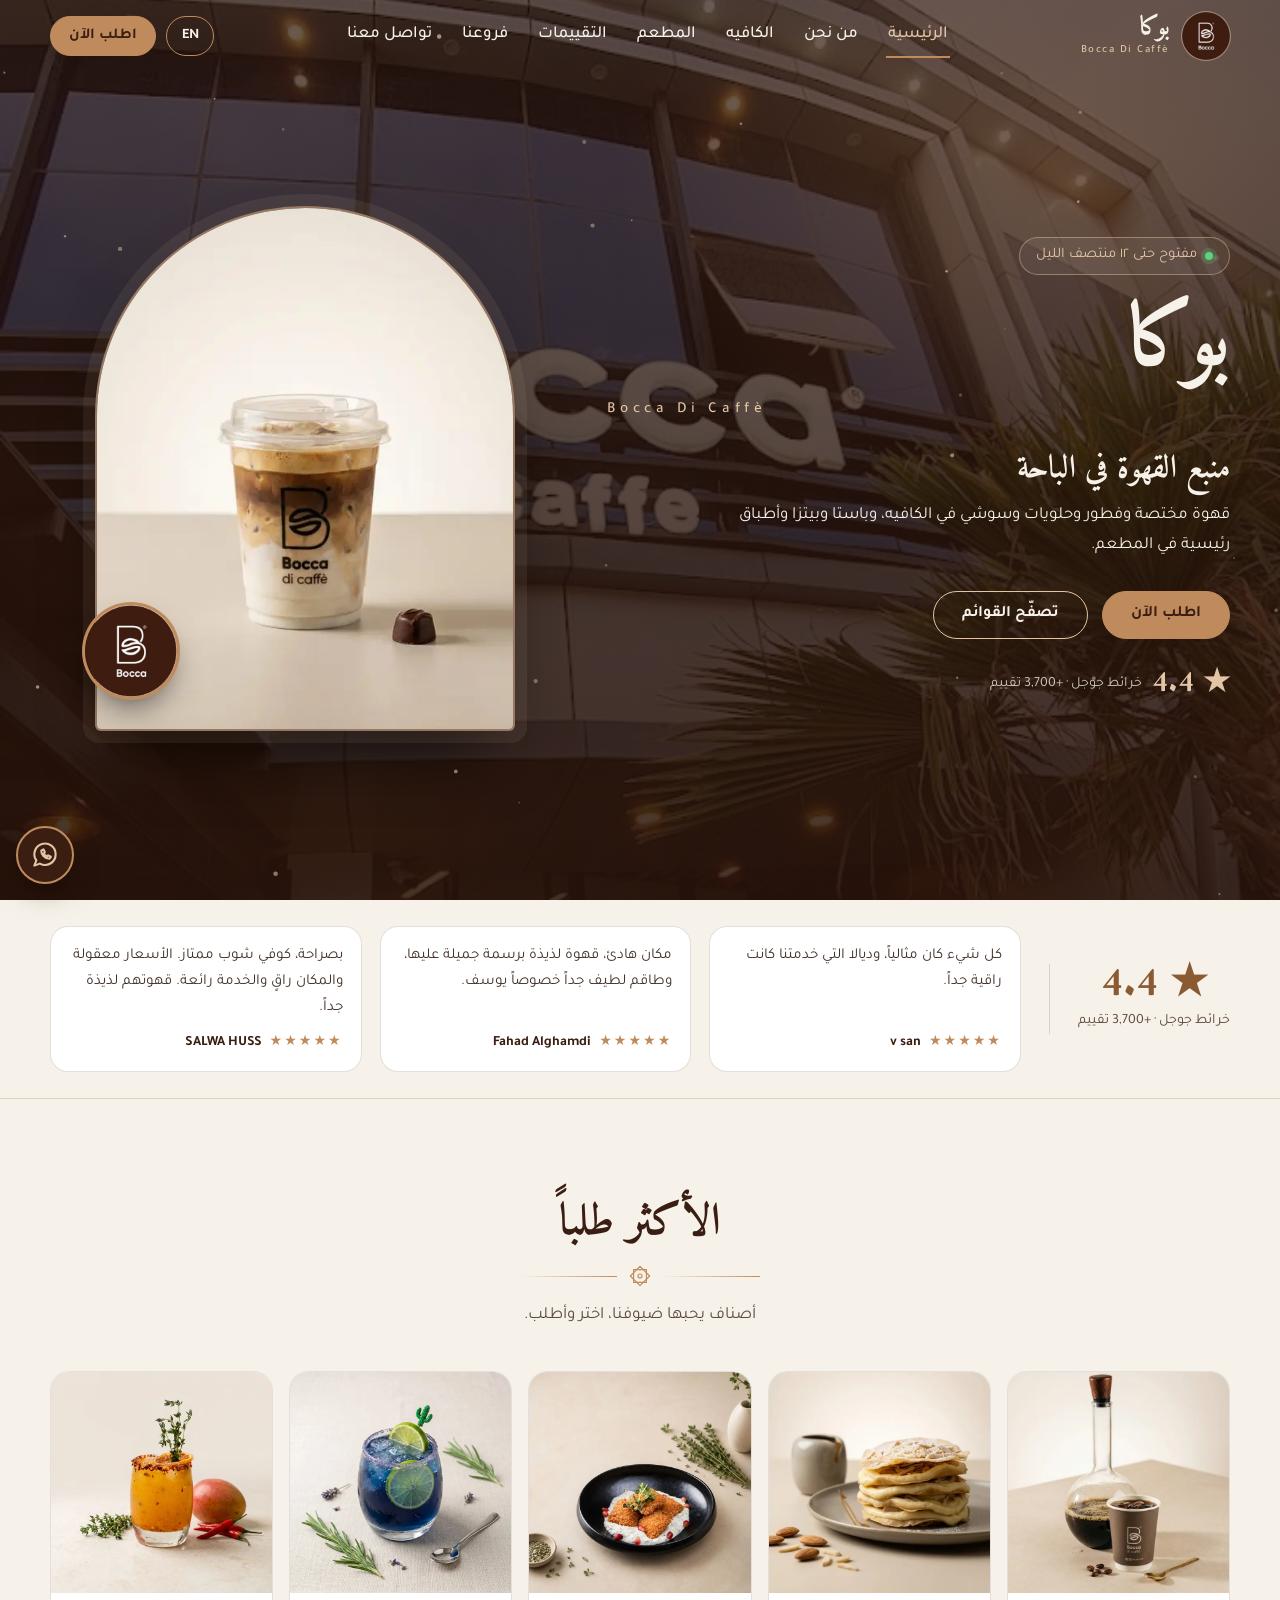
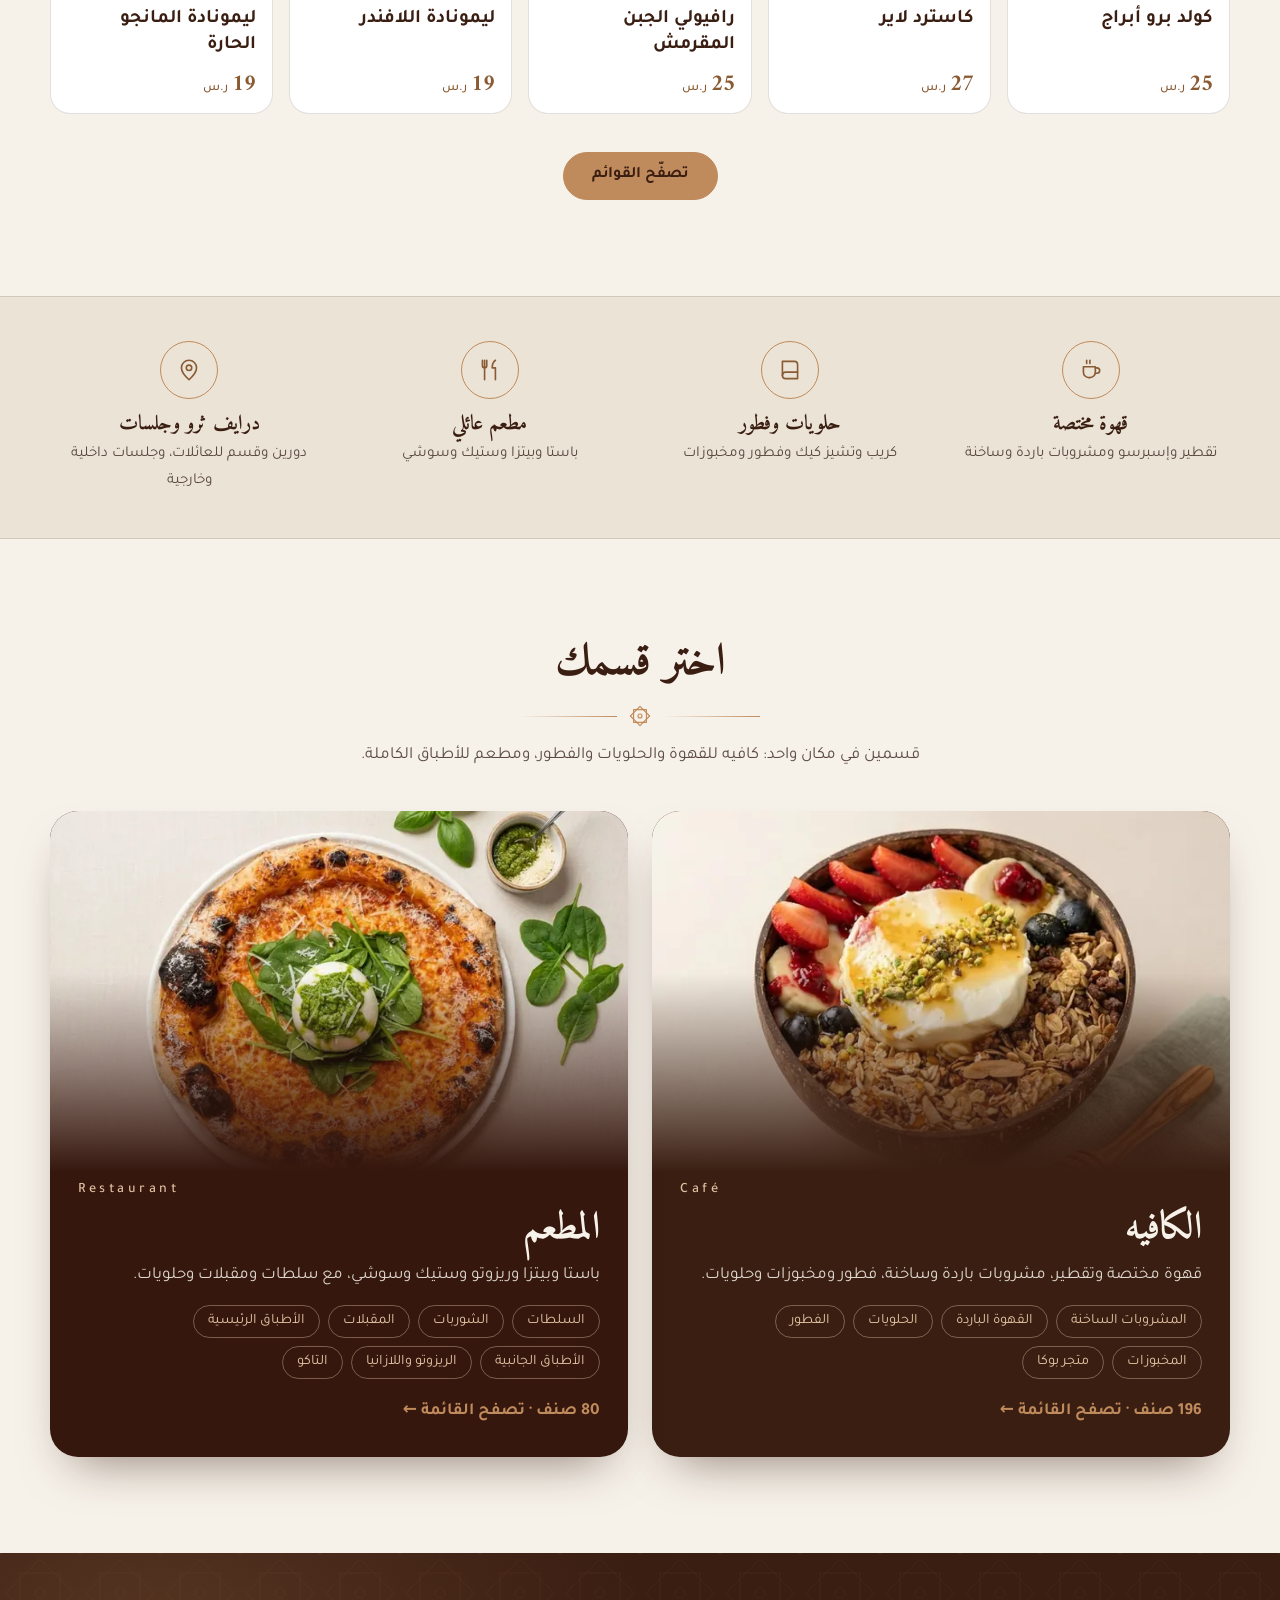
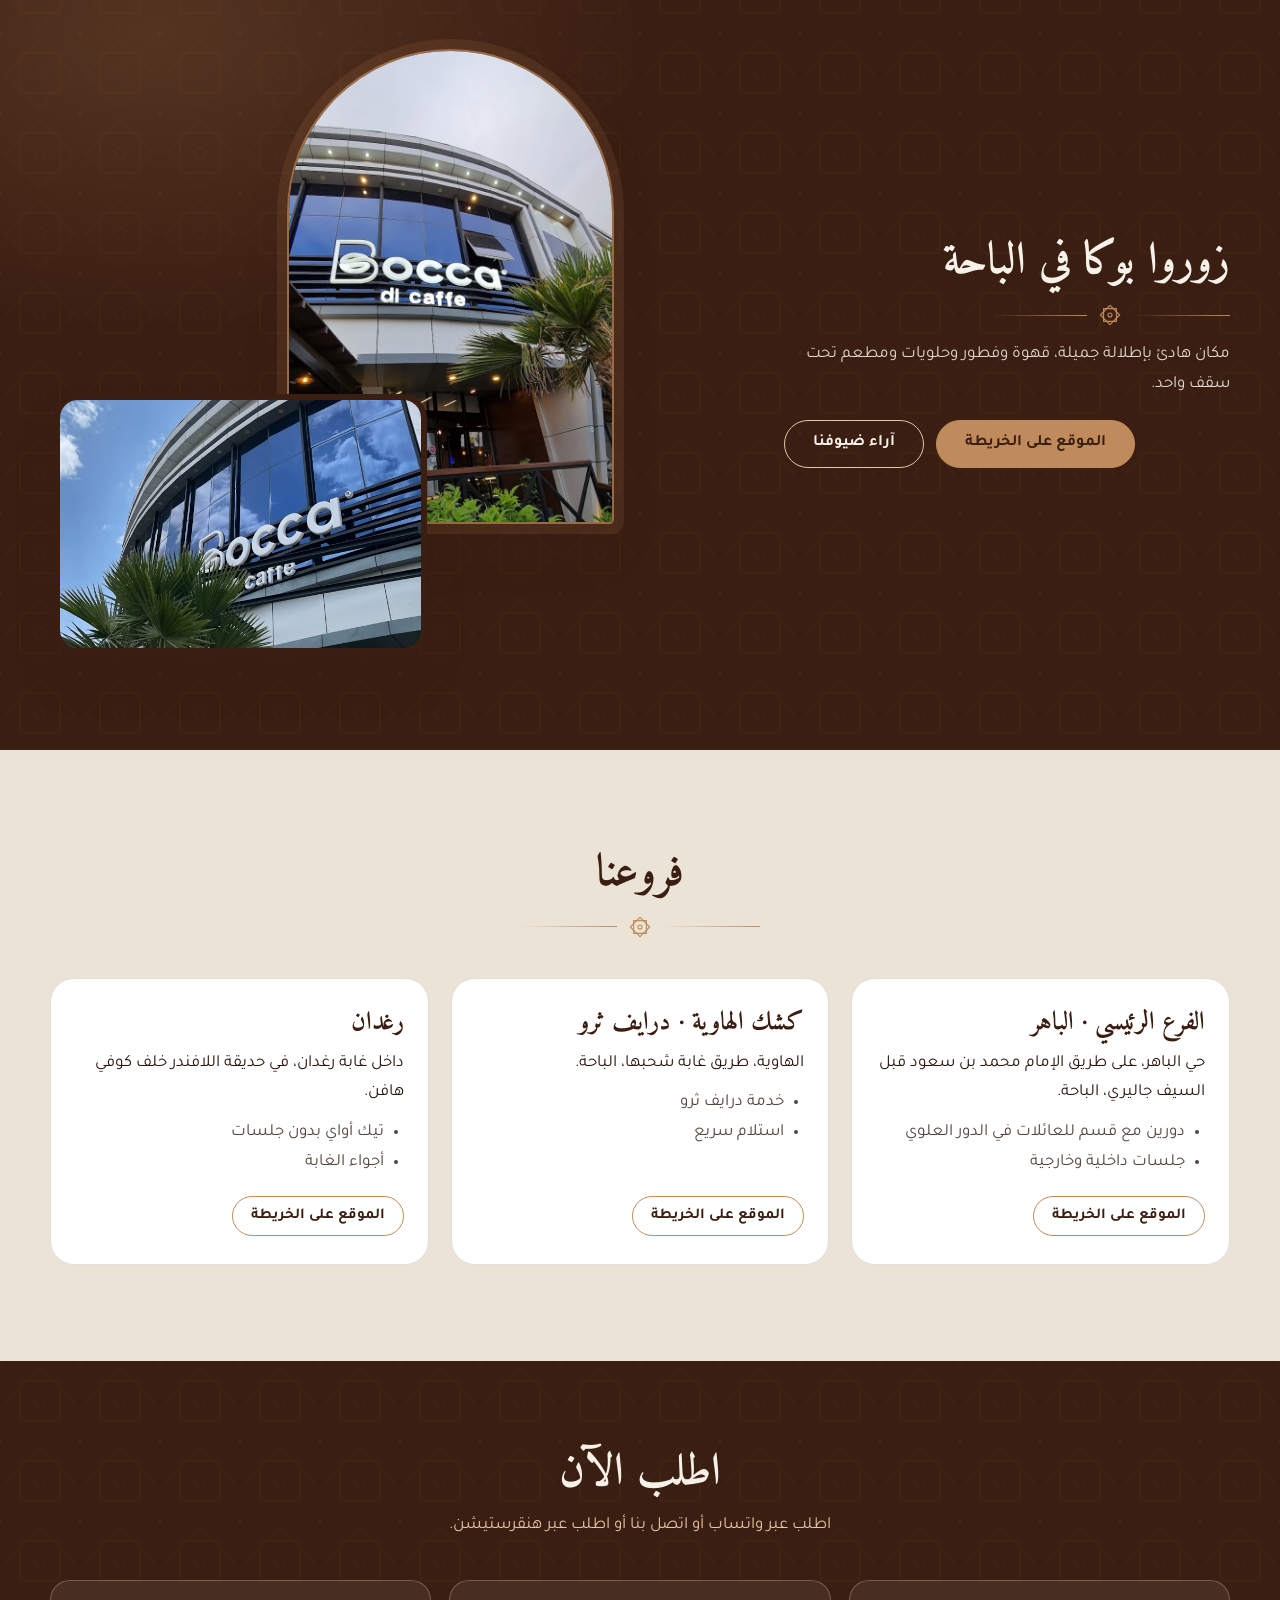
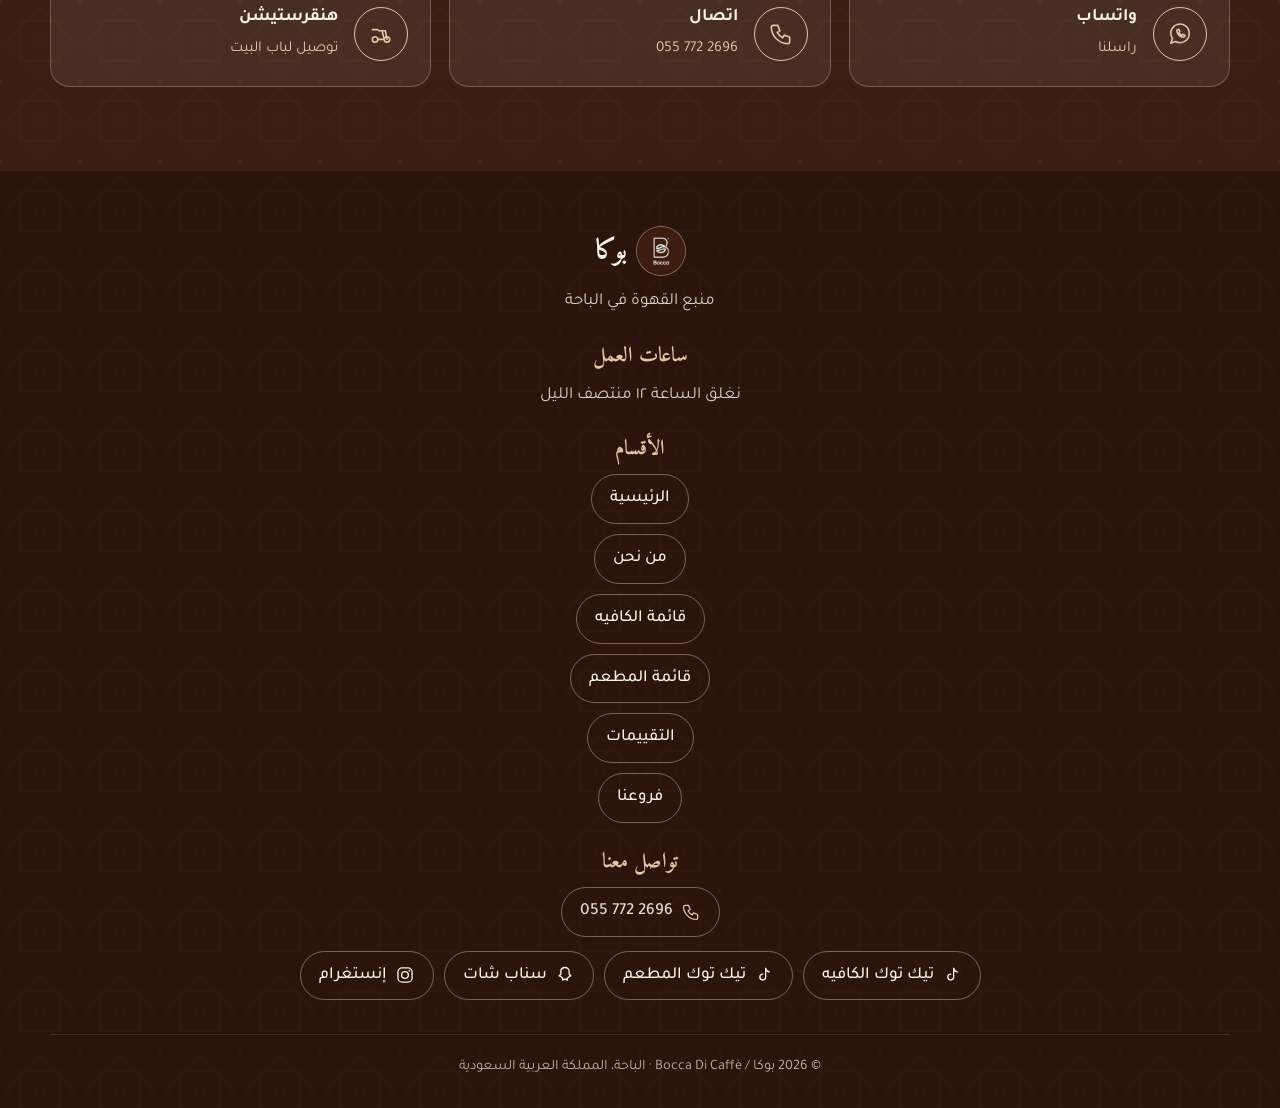
<file: index.html>
<!DOCTYPE html>
<html lang="ar" dir="rtl">
<head>
<meta charset="utf-8">
<meta name="viewport" content="width=device-width, initial-scale=1, viewport-fit=cover">
<title>بوكا | Bocca Di Caffè - كافيه ومطعم في الباحة</title>
<meta name="description" content="بوكا في الباحة: قهوة مختصة، فطور، حلويات وسوشي في الكافيه، وباستا وبيتزا وأطباق رئيسية في المطعم. شاهد القوائم بالصور والأسعار.">
<meta name="theme-color" content="#3A1E12">
<link rel="icon" type="image/png" href="assets/img/favicon.png">
<link rel="apple-touch-icon" href="assets/img/apple-touch-icon.png">
<meta property="og:type" content="website"><meta property="og:site_name" content="بوكا | Bocca Di Caffè">
<meta property="og:title" content="بوكا | Bocca Di Caffè - كافيه ومطعم في الباحة"><meta property="og:description" content="بوكا في الباحة: قهوة مختصة، فطور، حلويات وسوشي في الكافيه، وباستا وبيتزا وأطباق رئيسية في المطعم. شاهد القوائم بالصور والأسعار.">
<meta property="og:image" content="assets/img/logo-512.png"><meta property="og:locale" content="ar_SA"><meta property="og:locale:alternate" content="en_US">
<link rel="preconnect" href="https://fonts.googleapis.com">
<link rel="preconnect" href="https://fonts.gstatic.com" crossorigin>
<link href="https://fonts.googleapis.com/css2?family=Amiri:wght@400;700&family=Cormorant+Garamond:wght@500;600;700&family=Inter:wght@400;500;600&family=Tajawal:wght@400;500;700;800&display=swap" rel="stylesheet">
<script>
(function () {
  var l = 'ar', q = null, s = null;
  try { q = new URLSearchParams(location.search).get('lang'); } catch (e) {}
  try { s = localStorage.getItem('bocca_lang'); } catch (e) {}
  if (q === 'en' || q === 'ar') l = q; else if (s === 'en' || s === 'ar') l = s;
  var d = document.documentElement;
  d.lang = l; d.dir = (l === 'ar') ? 'rtl' : 'ltr'; d.classList.add('js');
  try { if (sessionStorage.getItem('bocca_pre')) d.classList.add('nopre'); } catch (e) {}
  window.__B_LANG = l;
})();
</script>
<link rel="stylesheet" href="assets/style.css">
<script type="application/ld+json">
{
  "@context": "https://schema.org",
  "@type": "CafeOrCoffeeShop",
  "name": "بوكا",
  "alternateName": "Bocca Di Caffè",
  "description": "كافيه ومطعم في الباحة: قهوة مختصة وفطور وحلويات وسوشي وباستا وبيتزا.",
  "telephone": "+966557722696",
  "address": {
    "@type": "PostalAddress",
    "addressLocality": "الباحة",
    "addressCountry": "SA"
  },
  "aggregateRating": {
    "@type": "AggregateRating",
    "ratingValue": "4.4",
    "reviewCount": "3700",
    "bestRating": "5"
  },
  "sameAs": [
    "https://www.tiktok.com/@bocca_caffe",
    "https://www.tiktok.com/@bocca.restaurant1",
    "https://www.snapchat.com/@bocca_caffe",
    "https://www.instagram.com/boccarestaurantcafe/"
  ]
}
</script>
</head>
<body class="loading" id="top" data-pg="home">

<svg width="0" height="0" style="position:absolute" aria-hidden="true" focusable="false">
  <defs>
    <linearGradient id="gold-grad" x1="0" y1="0" x2="1" y2="1"><stop offset="0" stop-color="#E3C5A5"/><stop offset="1" stop-color="#C08B5C"/></linearGradient>
    <symbol id="star8" viewBox="0 0 24 24"><rect x="5" y="5" width="14" height="14" stroke-linejoin="round"/><path d="M12 1.5 22.5 12 12 22.5 1.5 12z" stroke-linejoin="round"/><circle cx="12" cy="12" r="2.2"/></symbol>
    <pattern id="pat-star" width="80" height="80" patternUnits="userSpaceOnUse">
      <g fill="none" stroke="#C08B5C" stroke-width="1"><rect x="20" y="20" width="40" height="40"/><path d="M40 6 74 40 40 74 6 40z"/><circle cx="40" cy="40" r="5"/></g>
      <g fill="#C08B5C"><circle cx="0" cy="0" r="2"/><circle cx="80" cy="0" r="2"/><circle cx="0" cy="80" r="2"/><circle cx="80" cy="80" r="2"/></g>
    </pattern>
  </defs>
</svg>

<div class="progress" id="progress" aria-hidden="true"></div>
<a class="skip" href="#main" data-i18n="skip">انتقل إلى المحتوى</a>
<!-- PRELOADER -->
<div id="preloader" role="status" aria-live="polite">
  <div class="pre-logo"><span class="logo-img" role="img" aria-label="Bocca logo"></span><span class="shimmer" data-i18n="brand">بوكا</span></div>
</div>
<header class="nav" id="nav">
  <div class="container nav-in">
    <a class="logo" href="index.html" data-i18n-aria="logoAria" aria-label="بوكا - الصفحة الرئيسية">
      <span class="logo-img" role="img" aria-label="Bocca logo"></span>
      <span class="logo-text"><span data-i18n="brand">بوكا</span><small>Bocca Di Caffè</small></span>
    </a>
    <nav class="nav-links" data-i18n-aria="navAria" aria-label="التنقل الرئيسي">
      <a href="index.html" aria-current="page" data-i18n="navHome">الرئيسية</a>
      <a href="about.html" data-i18n="navAbout">من نحن</a>
      <a href="cafe.html" data-i18n="navCafe">الكافيه</a>
      <a href="restaurant.html" data-i18n="navRest">المطعم</a>
      <a href="reviews.html" data-i18n="navReviews">التقييمات</a>
      <a href="index.html#branches" data-i18n="navBranches">فروعنا</a>
      <a href="#contact" data-i18n="navContact">تواصل معنا</a>
    </nav>
    <div class="nav-actions">
      <button class="lang" id="langBtn" type="button">EN</button>
      <a class="btn btn-gold btn-sm btn-pulse nav-order" href="#order" data-i18n="navOrder">اطلب الآن</a>
      <button class="burger" id="burger" type="button" aria-expanded="false" aria-controls="mnav" data-i18n-aria="menuOpen" aria-label="فتح القائمة"><span></span><span></span><span></span></button>
    </div>
  </div>
</header>

<div class="mnav" id="mnav" aria-hidden="true">
  <nav data-i18n-aria="navAria" aria-label="التنقل الرئيسي">
    <a href="index.html" aria-current="page" style="--i:0" data-i18n="navHome">الرئيسية</a>
    <a href="about.html" style="--i:1" data-i18n="navAbout">من نحن</a>
    <a href="cafe.html" style="--i:2" data-i18n="navCafe">الكافيه</a>
    <a href="restaurant.html" style="--i:3" data-i18n="navRest">المطعم</a>
    <a href="reviews.html" style="--i:4" data-i18n="navReviews">التقييمات</a>
    <a href="index.html#branches" style="--i:5" data-i18n="navBranches">فروعنا</a>
    <a href="#contact" style="--i:6" data-i18n="navContact">تواصل معنا</a>
    <a class="btn btn-gold" href="#order" style="--i:7" data-i18n="navOrder">اطلب الآن</a>
  </nav>
</div>

<main id="main">

<!-- HERO -->
<section class="hero" aria-labelledby="hero-title">
  <div class="hero-bg" aria-hidden="true"></div>
  <canvas id="particles" aria-hidden="true"></canvas>
  <div class="container hero-grid">
    <div class="hero-copy">
      <div class="hl" style="--i:0"><span class="open-badge" data-i18n="openBadge">مفتوح حتى ١٢ منتصف الليل</span></div>
      <h1 id="hero-title" class="hl" style="--i:1" data-i18n="brand">بوكا</h1>
      <p class="hero-en hl" style="--i:1">Bocca Di Caffè</p>
      <p class="hero-tag hl" style="--i:2" data-i18n="tagline">منبع القهوة في الباحة</p>
      <p class="hero-intro hl" style="--i:3" data-i18n="heroIntro">قهوة مختصة وفطور وحلويات وسوشي في الكافيه، وباستا وبيتزا وأطباق رئيسية في المطعم.</p>
      <div class="hero-cta hl" style="--i:4">
        <a class="btn btn-gold btn-pulse" href="#order" data-i18n="heroOrder">اطلب الآن</a>
        <a class="btn btn-ghost" href="#sections" data-i18n="heroMenu">تصفّح القوائم</a>
      </div>
      <div class="rating-row hl" style="--i:5">
        <div class="rating" aria-label="Google Maps 4.4 / 5">
          <b><span aria-hidden="true">★</span> 4.4</b>
          <small><span data-i18n="ratingG">خرائط جوجل</span><span data-i18n="ratingGsub"> · +3,700 تقييم</span></small>
        </div>
      </div>
    </div>
    <div class="hero-media">
      <div class="arch-wrap hl" style="--i:3">
        <div class="arch"><img src="assets/img/cafe/c045.webp" data-i18n-alt="heroImgAlt" alt="مشروب بارد من كافيه بوكا" width="640" height="640" fetchpriority="high" decoding="async"></div>
        <span class="arch-logo" role="img" aria-label="Bocca logo"></span>
      </div>
    </div>
  </div>
</section>

<!-- GUEST REVIEWS STRIP -->
<section class="proof" aria-label="Guest reviews">
  <div class="container proof-in">
    <a class="proof-rating" href="reviews.html">
      <b><span aria-hidden="true">★</span> 4.4</b>
      <small><span data-i18n="ratingG">خرائط جوجل</span><span data-i18n="ratingGsub"> · +3,700 تقييم</span></small>
    </a>
    <div class="proof-quotes" id="proofQuotes"></div>
  </div>
</section>

<!-- BEST SELLERS -->
<section class="section best" id="best" aria-labelledby="best-title">
  <div class="container">
    <div class="section-head">
      <h2 id="best-title" data-i18n="bestTitle">الأكثر طلباً</h2>
      <div class="divider" aria-hidden="true"><i></i><svg viewBox="0 0 24 24"><use href="#star8"/></svg><i></i></div>
      <p data-i18n="bestSub">أصناف يحبها ضيوفنا، اختر وأطلب.</p>
    </div>
    <div class="best-row" id="bestRow"></div>
    <div class="hero-cta" style="margin-top:28px"><a class="btn btn-gold" href="#sections" data-i18n="heroMenu">تصفّح القوائم</a></div>
  </div>
</section>

<!-- FEATURE STRIP -->
<section class="strip" aria-label="Highlights">
  <div class="container features" data-stagger>
    <div class="feature"><div class="ic"><svg viewBox="0 0 24 24" aria-hidden="true"><path d="M5 9h11v5a5 5 0 0 1-5 5h-1a5 5 0 0 1-5-5z"/><path d="M16 10h1.5a2.5 2.5 0 0 1 0 5H16"/><path d="M8 3v3M11 3v3"/></svg></div><h3 data-i18n="f1t">قهوة مختصة</h3><p data-i18n="f1s">تقطير وإسبرسو ومشروبات باردة وساخنة</p></div>
    <div class="feature"><div class="ic"><svg viewBox="0 0 24 24" aria-hidden="true"><path d="M5 4h11a3 3 0 0 1 3 3v13H8a3 3 0 0 1-3-3z"/><path d="M5 17a3 3 0 0 1 3-3h11"/></svg></div><h3 data-i18n="f2t">حلويات وفطور</h3><p data-i18n="f2s">كريب وتشيز كيك وفطور ومخبوزات</p></div>
    <div class="feature"><div class="ic"><svg viewBox="0 0 24 24" aria-hidden="true"><path d="M7 3v8M5 3v5a2 2 0 0 0 4 0V3M7 11v10M17 3c-2 1.5-3 4-3 7h3v11"/></svg></div><h3 data-i18n="f3t">مطعم عائلي</h3><p data-i18n="f3s">باستا وبيتزا وستيك وسوشي</p></div>
    <div class="feature"><div class="ic"><svg viewBox="0 0 24 24" aria-hidden="true"><path d="M12 21s7-6.2 7-11a7 7 0 1 0-14 0c0 4.8 7 11 7 11z"/><circle cx="12" cy="10" r="2.5"/></svg></div><h3 data-i18n="f4t">درايف ثرو وجلسات</h3><p data-i18n="f4s">دورين وقسم للعائلات، وجلسات داخلية وخارجية</p></div>
  </div>
</section>

<!-- SECTIONS (café / restaurant) -->
<section class="section" id="sections" aria-labelledby="sec-title">
  <div class="container">
    <div class="section-head reveal">
      <h2 id="sec-title" data-i18n="secTitle">اختر قسمك</h2>
      <div class="divider" aria-hidden="true"><i></i><svg viewBox="0 0 24 24"><use href="#star8"/></svg><i></i></div>
      <p data-i18n="secSub">قسمين في مكان واحد: كافيه للقهوة والحلويات والفطور، ومطعم للأطباق الكاملة.</p>
    </div>
    <div class="split">
      <a class="sec-card sec-cafe" href="cafe.html"><span class="sec-img" style="background-image:url(assets/img/cafe/c105.webp)"></span>
        <span class="sec-body"><small data-i18n="cafeSmall">Café</small><h3 data-i18n="cafeName">الكافيه</h3><p data-i18n="cafeDesc">قهوة مختصة وتقطير، مشروبات باردة وساخنة، فطور ومخبوزات وحلويات.</p><ul class="sec-tags"><li data-i18n="tc1">المشروبات الساخنة</li><li data-i18n="tc2">القهوة الباردة</li><li data-i18n="tc3">الحلويات</li><li data-i18n="tc4">الفطور</li><li data-i18n="tc5">المخبوزات</li><li data-i18n="tc6">متجر بوكا</li></ul><span class="sec-more"><span data-count="cafe"></span> <span data-i18n="items">صنف</span> · <span data-i18n="browse">تصفح القائمة ←</span></span></span></a>
      <a class="sec-card sec-rest" href="restaurant.html"><span class="sec-img" style="background-image:url(assets/img/rest/r048.webp)"></span>
        <span class="sec-body"><small data-i18n="restSmall">Restaurant</small><h3 data-i18n="restName">المطعم</h3><p data-i18n="restDesc">باستا وبيتزا وريزوتو وستيك وسوشي، مع سلطات ومقبلات وحلويات.</p><ul class="sec-tags"><li data-i18n="tr1">السلطات</li><li data-i18n="tr2">الشوربات</li><li data-i18n="tr3">المقبلات</li><li data-i18n="tr4">الأطباق الرئيسية</li><li data-i18n="tr5">الأطباق الجانبية</li><li data-i18n="tr6">الريزوتو واللازانيا</li><li data-i18n="tr7">التاكو</li></ul><span class="sec-more"><span data-count="rest"></span> <span data-i18n="items">صنف</span> · <span data-i18n="browse">تصفح القائمة ←</span></span></span></a>
    </div>
  </div>
</section>

<!-- PLACE -->
<section class="section place dark" id="place" aria-labelledby="place-title">
  <svg class="orn-bg" aria-hidden="true" focusable="false"><rect width="100%" height="100%" fill="url(#pat-star)"/></svg>
  <div class="container place-grid">
    <div class="place-copy reveal">
      <h2 id="place-title" data-i18n="placeTitle">زوروا بوكا في الباحة</h2>
      <div class="divider" aria-hidden="true"><i></i><svg viewBox="0 0 24 24"><use href="#star8"/></svg><i></i></div>
      <p data-i18n="placeSub">مكان هادئ بإطلالة جميلة، قهوة وفطور وحلويات ومطعم تحت سقف واحد.</p>
      <div class="hero-cta">
        <a class="btn btn-gold" target="_blank" rel="noopener noreferrer" href="https://www.google.com/maps/search/?api=1&amp;query=Bocca+do+cafe+Al+Bahah" data-i18n="placeBtn">الموقع على الخريطة</a>
        <a class="btn btn-ghost" href="reviews.html" data-i18n="placeReviews">آراء ضيوفنا</a>
      </div>
    </div>
    <div class="collage reveal" style="--d:120ms">
      <div class="c-tall"><img src="assets/img/place/bocca-exterior-tall.webp" data-i18n-alt="placeImgAlt2" alt="مدخل بوكا دي كافيه والواجهة الزجاجية" width="672" height="1440" loading="lazy" decoding="async"></div>
      <div class="c-wide"><img src="assets/img/place/bocca-exterior-wide.webp" data-i18n-alt="placeImgAlt1" alt="واجهة كافيه بوكا في الباحة" width="828" height="466" loading="lazy" decoding="async"></div>
    </div>
  </div>
</section>

<!-- BRANCHES -->
<section class="section" id="branches" aria-labelledby="br-title" style="background:var(--cream-2)">
  <div class="container">
    <div class="section-head reveal"><h2 id="br-title" data-i18n="brTitle">فروعنا</h2><div class="divider" aria-hidden="true"><i></i><svg viewBox="0 0 24 24"><use href="#star8"/></svg><i></i></div></div>
    <div class="branch-grid">
      <article class="branch"><h3 data-i18n="br1t">الفرع الرئيسي · الباهر</h3><p data-i18n="br1p">حي الباهر، على طريق الإمام محمد بن سعود قبل السيف جاليري، الباحة.</p><ul><li data-i18n="br1a">دورين مع قسم للعائلات في الدور العلوي</li><li data-i18n="br1b">جلسات داخلية وخارجية</li></ul><a class="btn btn-ghost btn-sm" target="_blank" rel="noopener noreferrer" href="https://www.google.com/maps/search/?api=1&amp;query=Bocca+do+cafe+Al+Bahah" data-i18n="mapBtn">الموقع على الخريطة</a></article>
      <article class="branch"><h3 data-i18n="br2t">كشك الهاوية · درايف ثرو</h3><p data-i18n="br2p">الهاوية، طريق غابة شحبها، الباحة.</p><ul><li data-i18n="br2a">خدمة درايف ثرو</li><li data-i18n="br2b">استلام سريع</li></ul><a class="btn btn-ghost btn-sm" target="_blank" rel="noopener noreferrer" href="https://www.google.com/maps/search/?api=1&amp;query=bocca+di+caffe+kiosk+Al+Bahah" data-i18n="mapBtn">الموقع على الخريطة</a></article>
      <article class="branch"><h3 data-i18n="br3t">رغدان</h3><p data-i18n="br3p">داخل غابة رغدان، في حديقة اللافندر خلف كوفي هافن.</p><ul><li data-i18n="br3a">تيك أواي بدون جلسات</li><li data-i18n="br3b">أجواء الغابة</li></ul><a class="btn btn-ghost btn-sm" target="_blank" rel="noopener noreferrer" href="https://www.google.com/maps/search/?api=1&amp;query=Raghadan+forest+park+Al+Bahah+bocca" data-i18n="mapBtn">الموقع على الخريطة</a></article>
    </div>
  </div>
</section>

<section class="order" id="order" aria-labelledby="order-title">
  <svg class="orn-bg" aria-hidden="true" focusable="false"><rect width="100%" height="100%" fill="url(#pat-star)"/></svg>
  <div class="container">
    <div class="section-head reveal">
      <h2 id="order-title" data-i18n="orderTitle">اطلب الآن</h2>
      <p data-i18n="orderSub">اطلب عبر واتساب أو اتصل بنا أو اطلب عبر هنقرستيشن.</p>
    </div>
    <div class="order-grid" data-stagger>
      <a class="order-opt" data-wa href="#" target="_blank" rel="noopener noreferrer"><span class="ic"><svg viewBox="0 0 24 24" aria-hidden="true"><path d="M20.5 11.5a8.5 8.5 0 0 1-12.6 7.4L3.5 20.5l1.6-4.2A8.5 8.5 0 1 1 20.5 11.5z"/><path d="M9 8.5c0 3.5 3 6.5 6.5 6.5l1.2-1.6-2.2-1.1-1 .8a5 5 0 0 1-2.4-2.4l.8-1-1.1-2.2z"/></svg></span><span><b data-i18n="optWA">واتساب</b><small data-i18n="optWAsub">راسلنا</small></span></a>
      <a class="order-opt" data-call href="#"><span class="ic"><svg viewBox="0 0 24 24" aria-hidden="true"><path d="M5 4h4l2 5-2.5 1.5a11 11 0 0 0 5 5L15 13l5 2v4a2 2 0 0 1-2 2A16 16 0 0 1 3 6a2 2 0 0 1 2-2z"/></svg></span><span><b data-i18n="optCall">اتصال</b><small class="ltr" data-phone-text></small></span></a>
      <a class="order-opt" data-hs href="#" target="_blank" rel="noopener noreferrer"><span class="ic"><svg viewBox="0 0 24 24" aria-hidden="true"><circle cx="6.5" cy="17" r="2.5"/><circle cx="17.5" cy="17" r="2.5"/><path d="M9 17h6l-2-8h-3M13 9h3l1.5 8M4 8h5"/></svg></span><span><b data-i18n="optHS">هنقرستيشن</b><small data-i18n="optHSsub">توصيل لباب البيت</small></span></a>
    </div>
  </div>
</section>

</main>

<footer id="contact">
  <svg class="orn-bg" aria-hidden="true" focusable="false" style="opacity:.06"><rect width="100%" height="100%" fill="url(#pat-star)"/></svg>
  <div class="container">
    <div class="foot-grid">
      <div>
        <div class="foot-logo"><span class="logo-img" role="img" aria-label="Bocca logo"></span><span data-i18n="brand">بوكا</span></div>
        <p data-i18n="tagline">منبع القهوة في الباحة</p>
      </div>
      <div>
        <h4 data-i18n="footHours">ساعات العمل</h4>
        <p data-i18n="hoursText">نغلق الساعة ١٢ منتصف الليل</p>
      </div>
      <div>
        <h4 data-i18n="footSections">الأقسام</h4>
        <ul>
          <li><a href="index.html" data-i18n="navHome">الرئيسية</a></li>
          <li><a href="about.html" data-i18n="navAbout">من نحن</a></li>
          <li><a href="cafe.html" data-i18n="cafeTitle">قائمة الكافيه</a></li>
          <li><a href="restaurant.html" data-i18n="restTitle">قائمة المطعم</a></li>
          <li><a href="reviews.html" data-i18n="navReviews">التقييمات</a></li>
          <li><a href="index.html#branches" data-i18n="navBranches">فروعنا</a></li>
        </ul>
      </div>
      <div>
        <h4 data-i18n="footContact">تواصل معنا</h4>
        <ul>
          <li class="foot-social"><svg viewBox="0 0 24 24" aria-hidden="true"><path d="M5 4h4l2 5-2.5 1.5a11 11 0 0 0 5 5L15 13l5 2v4a2 2 0 0 1-2 2A16 16 0 0 1 3 6a2 2 0 0 1 2-2z"/></svg><a data-call href="#"><span class="ltr" data-phone-text></span></a></li>
          <li class="foot-social" data-social="tiktokCafe"><svg viewBox="0 0 24 24" aria-hidden="true"><path d="M14 4v10.5a3.5 3.5 0 1 1-3.5-3.5"/><path d="M14 4c.4 2.4 2 4 4.5 4.2"/></svg><a target="_blank" rel="noopener noreferrer" href="#"><span data-i18n="tkCafe">تيك توك الكافيه</span> <span class="ltr" data-user></span></a></li>
          <li class="foot-social" data-social="tiktokRest"><svg viewBox="0 0 24 24" aria-hidden="true"><path d="M14 4v10.5a3.5 3.5 0 1 1-3.5-3.5"/><path d="M14 4c.4 2.4 2 4 4.5 4.2"/></svg><a target="_blank" rel="noopener noreferrer" href="#"><span data-i18n="tkRest">تيك توك المطعم</span> <span class="ltr" data-user></span></a></li>
          <li class="foot-social" data-social="snapchat"><svg viewBox="0 0 24 24" aria-hidden="true"><path d="M12 3c-3 0-5 2.2-5 5v3l-2 2 2 .8c.5 1 1.3 1.6 2.4 1.9L9 18l3-1 3 1-.4-2.3c1.1-.3 1.9-.9 2.4-1.9l2-.8-2-2V8c0-2.8-2-5-5-5z"/></svg><a target="_blank" rel="noopener noreferrer" href="#"><span data-i18n="snap">سناب شات</span> <span class="ltr" data-user></span></a></li>
        </ul>
      </div>
    </div>
    <p class="copy" data-i18n="copy">© 2026 بوكا / Bocca Di Caffè · الباحة، المملكة العربية السعودية</p>
  </div>
</footer>

<a class="wa-float" data-wa data-i18n-aria="waFloat" aria-label="اطلب عبر واتساب" href="#" target="_blank" rel="noopener noreferrer"><svg viewBox="0 0 24 24" aria-hidden="true"><path d="M20.5 11.5a8.5 8.5 0 0 1-12.6 7.4L3.5 20.5l1.6-4.2A8.5 8.5 0 1 1 20.5 11.5z"/><path d="M9 8.5c0 3.5 3 6.5 6.5 6.5l1.2-1.6-2.2-1.1-1 .8a5 5 0 0 1-2.4-2.4l.8-1-1.1-2.2z"/></svg></a>

<script src="assets/config.js"></script>
<script src="assets/menu-data.js"></script>
<script src="assets/supabase-config.js"></script>
<script src="assets/menu-live.js"></script>
<script src="assets/reviews-data.js"></script>
<script src="assets/app.js"></script>
</body>
</html>
</file>
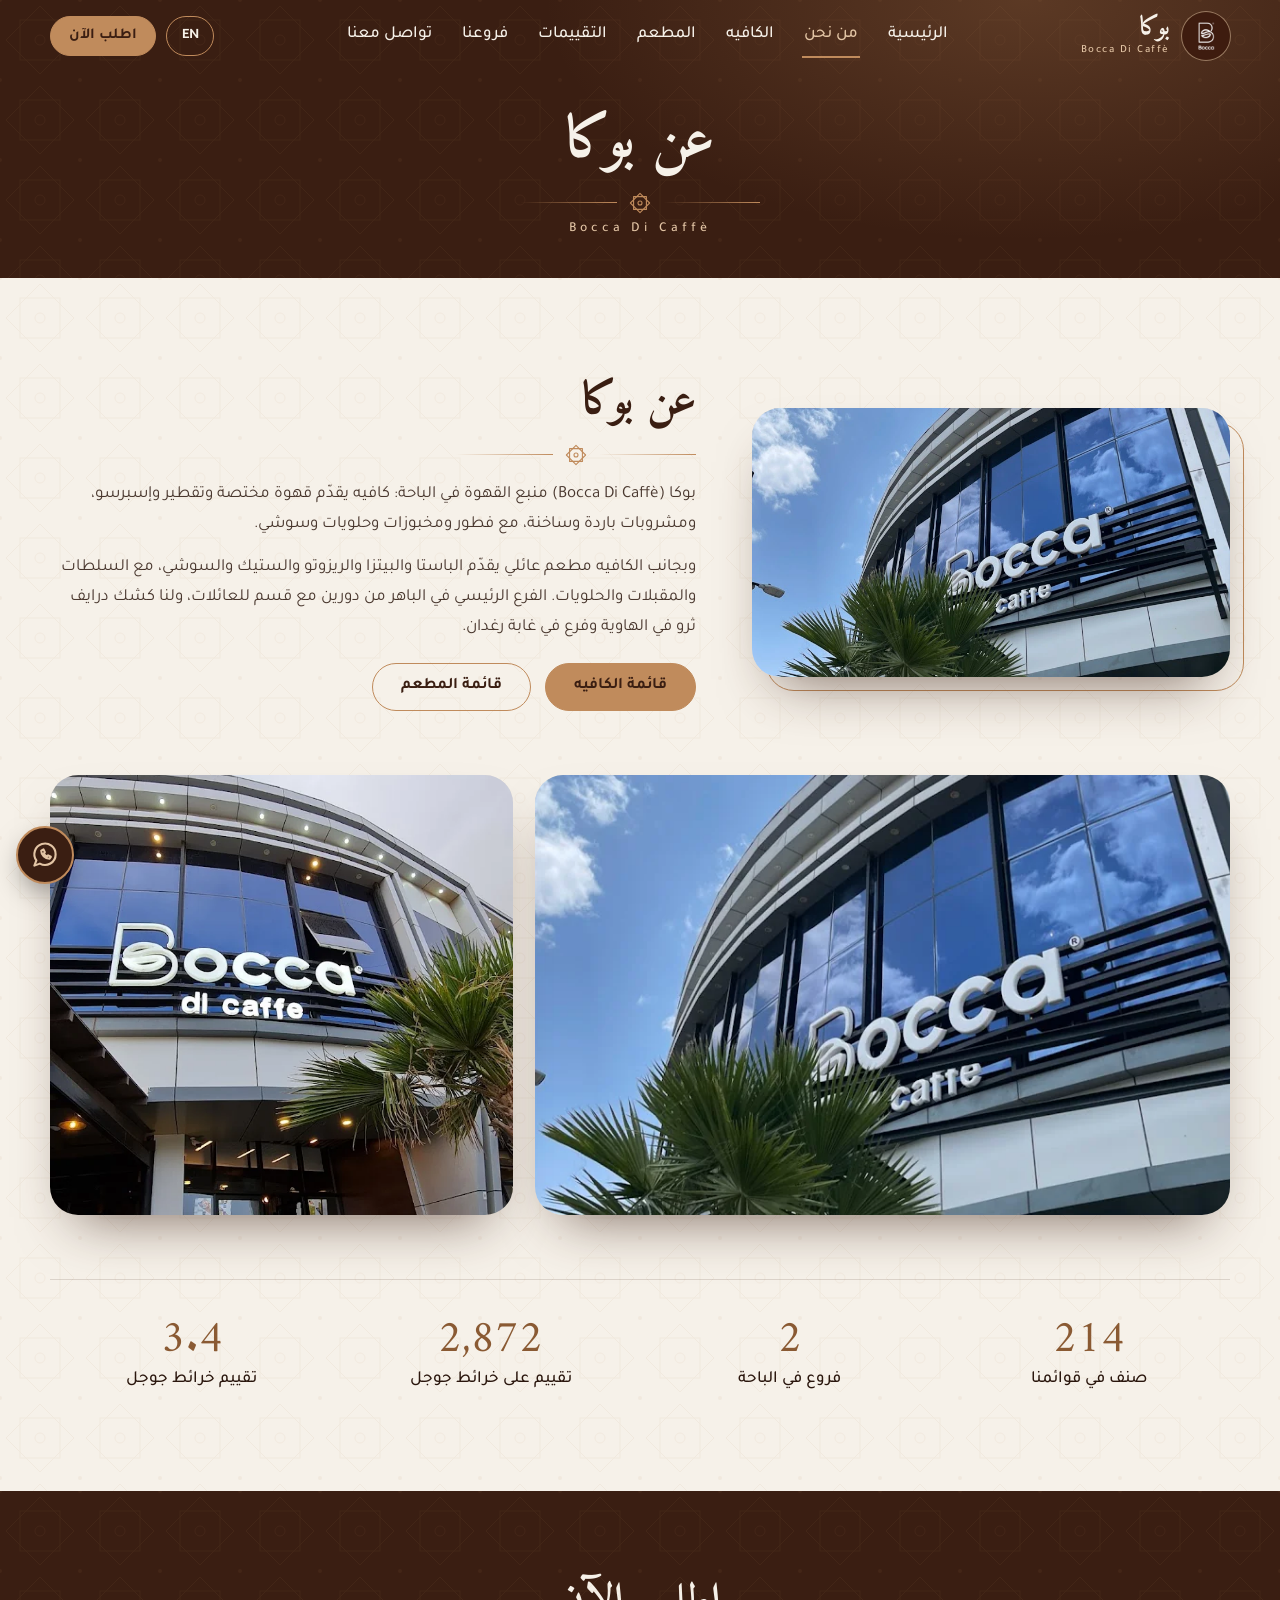
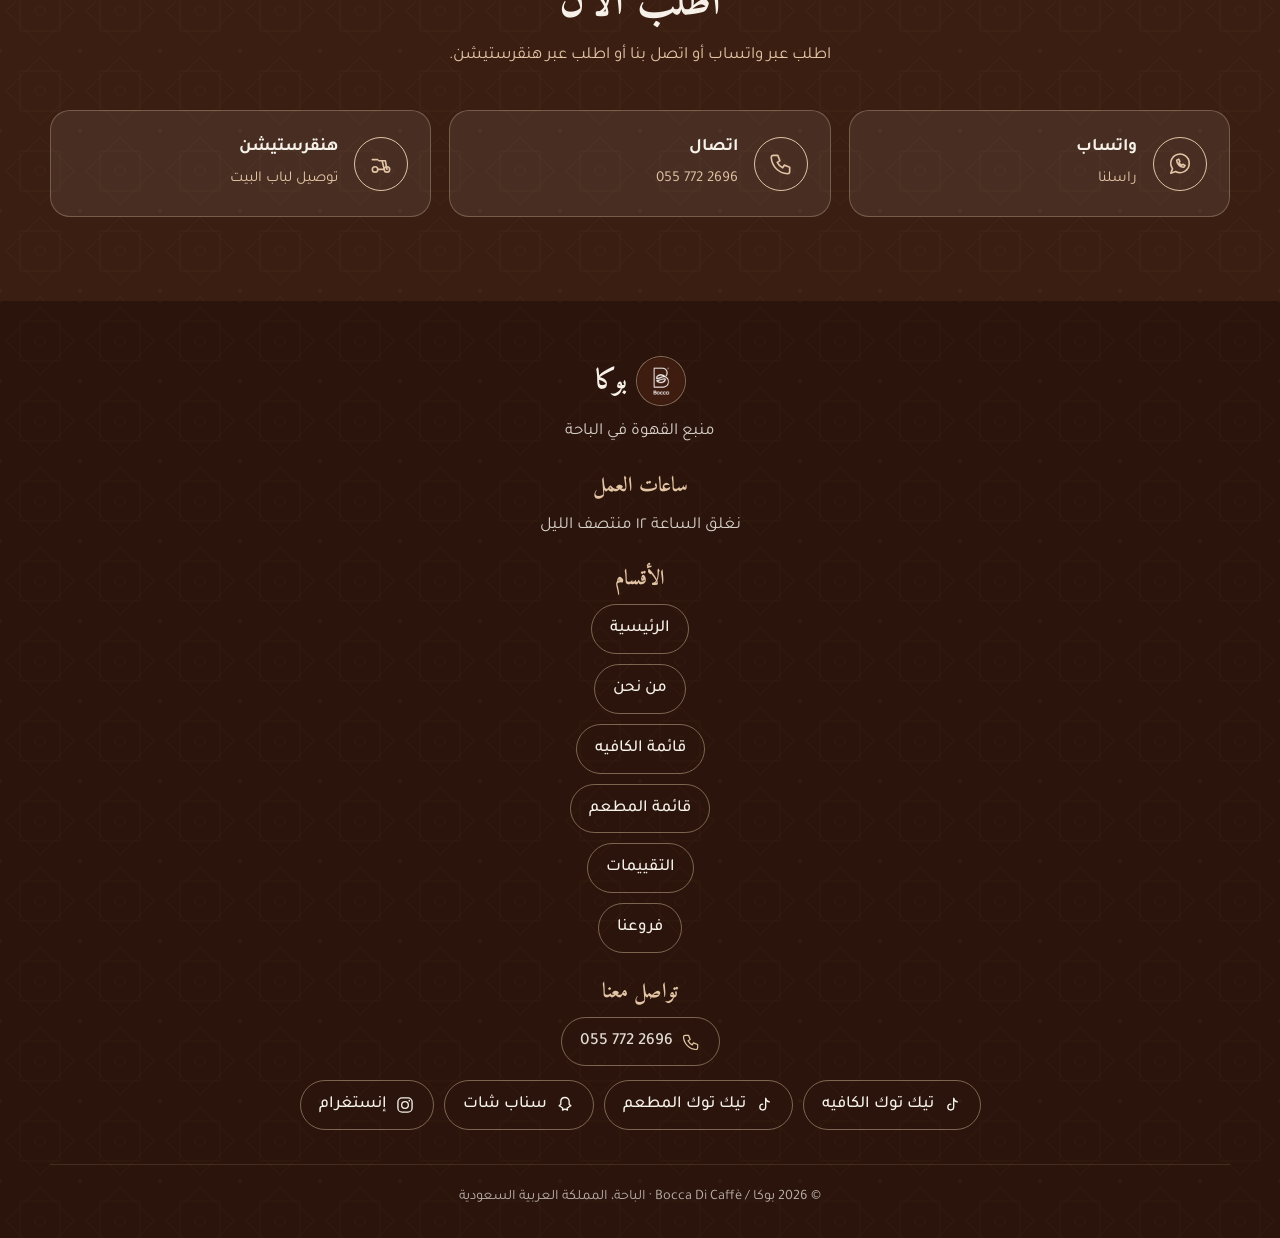
<file: about.html>
<!DOCTYPE html>
<html lang="ar" dir="rtl">
<head>
<meta charset="utf-8">
<meta name="viewport" content="width=device-width, initial-scale=1, viewport-fit=cover">
<title>من نحن | بوكا Bocca Di Caffè</title>
<meta name="description" content="تعرّف على بوكا في الباحة: كافيه للقهوة المختصة والحلويات والفطور، ومطعم عائلي للباستا والبيتزا والستيك والسوشي.">
<meta name="theme-color" content="#3A1E12">
<link rel="icon" type="image/png" href="assets/img/favicon.png">
<link rel="apple-touch-icon" href="assets/img/apple-touch-icon.png">
<meta property="og:type" content="website"><meta property="og:site_name" content="بوكا | Bocca Di Caffè">
<meta property="og:title" content="من نحن | بوكا Bocca Di Caffè"><meta property="og:description" content="تعرّف على بوكا في الباحة: كافيه للقهوة المختصة والحلويات والفطور، ومطعم عائلي للباستا والبيتزا والستيك والسوشي.">
<meta property="og:image" content="assets/img/logo-512.png"><meta property="og:locale" content="ar_SA"><meta property="og:locale:alternate" content="en_US">
<link rel="preconnect" href="https://fonts.googleapis.com">
<link rel="preconnect" href="https://fonts.gstatic.com" crossorigin>
<link href="https://fonts.googleapis.com/css2?family=Amiri:wght@400;700&family=Cormorant+Garamond:wght@500;600;700&family=Inter:wght@400;500;600&family=Tajawal:wght@400;500;700;800&display=swap" rel="stylesheet">
<script>
(function () {
  var l = 'ar', q = null, s = null;
  try { q = new URLSearchParams(location.search).get('lang'); } catch (e) {}
  try { s = localStorage.getItem('bocca_lang'); } catch (e) {}
  if (q === 'en' || q === 'ar') l = q; else if (s === 'en' || s === 'ar') l = s;
  var d = document.documentElement;
  d.lang = l; d.dir = (l === 'ar') ? 'rtl' : 'ltr'; d.classList.add('js');
  try { if (sessionStorage.getItem('bocca_pre')) d.classList.add('nopre'); } catch (e) {}
  window.__B_LANG = l;
})();
</script>
<link rel="stylesheet" href="assets/style.css">
<style>.story-media{max-width:560px}.media-img{object-fit:contain}</style>
</head>
<body id="top" data-pg="about">

<svg width="0" height="0" style="position:absolute" aria-hidden="true" focusable="false">
  <defs>
    <linearGradient id="gold-grad" x1="0" y1="0" x2="1" y2="1"><stop offset="0" stop-color="#E3C5A5"/><stop offset="1" stop-color="#C08B5C"/></linearGradient>
    <symbol id="star8" viewBox="0 0 24 24"><rect x="5" y="5" width="14" height="14" stroke-linejoin="round"/><path d="M12 1.5 22.5 12 12 22.5 1.5 12z" stroke-linejoin="round"/><circle cx="12" cy="12" r="2.2"/></symbol>
    <pattern id="pat-star" width="80" height="80" patternUnits="userSpaceOnUse">
      <g fill="none" stroke="#C08B5C" stroke-width="1"><rect x="20" y="20" width="40" height="40"/><path d="M40 6 74 40 40 74 6 40z"/><circle cx="40" cy="40" r="5"/></g>
      <g fill="#C08B5C"><circle cx="0" cy="0" r="2"/><circle cx="80" cy="0" r="2"/><circle cx="0" cy="80" r="2"/><circle cx="80" cy="80" r="2"/></g>
    </pattern>
  </defs>
</svg>

<div class="progress" id="progress" aria-hidden="true"></div>
<a class="skip" href="#main" data-i18n="skip">انتقل إلى المحتوى</a>
<header class="nav" id="nav">
  <div class="container nav-in">
    <a class="logo" href="index.html" data-i18n-aria="logoAria" aria-label="بوكا - الصفحة الرئيسية">
      <span class="logo-img" role="img" aria-label="Bocca logo"></span>
      <span class="logo-text"><span data-i18n="brand">بوكا</span><small>Bocca Di Caffè</small></span>
    </a>
    <nav class="nav-links" data-i18n-aria="navAria" aria-label="التنقل الرئيسي">
      <a href="index.html" data-i18n="navHome">الرئيسية</a>
      <a href="about.html" aria-current="page" data-i18n="navAbout">من نحن</a>
      <a href="cafe.html" data-i18n="navCafe">الكافيه</a>
      <a href="restaurant.html" data-i18n="navRest">المطعم</a>
      <a href="reviews.html" data-i18n="navReviews">التقييمات</a>
      <a href="index.html#branches" data-i18n="navBranches">فروعنا</a>
      <a href="#contact" data-i18n="navContact">تواصل معنا</a>
    </nav>
    <div class="nav-actions">
      <button class="lang" id="langBtn" type="button">EN</button>
      <a class="btn btn-gold btn-sm btn-pulse nav-order" href="#order" data-i18n="navOrder">اطلب الآن</a>
      <button class="burger" id="burger" type="button" aria-expanded="false" aria-controls="mnav" data-i18n-aria="menuOpen" aria-label="فتح القائمة"><span></span><span></span><span></span></button>
    </div>
  </div>
</header>

<div class="mnav" id="mnav" aria-hidden="true">
  <nav data-i18n-aria="navAria" aria-label="التنقل الرئيسي">
    <a href="index.html" style="--i:0" data-i18n="navHome">الرئيسية</a>
    <a href="about.html" aria-current="page" style="--i:1" data-i18n="navAbout">من نحن</a>
    <a href="cafe.html" style="--i:2" data-i18n="navCafe">الكافيه</a>
    <a href="restaurant.html" style="--i:3" data-i18n="navRest">المطعم</a>
    <a href="reviews.html" style="--i:4" data-i18n="navReviews">التقييمات</a>
    <a href="index.html#branches" style="--i:5" data-i18n="navBranches">فروعنا</a>
    <a href="#contact" style="--i:6" data-i18n="navContact">تواصل معنا</a>
    <a class="btn btn-gold" href="#order" style="--i:7" data-i18n="navOrder">اطلب الآن</a>
  </nav>
</div>

<main id="main">

<section class="page-hero">
  <svg class="orn-bg" aria-hidden="true" focusable="false"><rect width="100%" height="100%" fill="url(#pat-star)"/></svg>
  <div class="container">
    <h1 class="hl" style="--i:1" data-i18n="storyTitle">عن بوكا</h1>
    <div class="divider hl" style="--i:2" aria-hidden="true"><i></i><svg viewBox="0 0 24 24"><use href="#star8"/></svg><i></i></div>
    <p class="hero-en hl" style="--i:2">Bocca Di Caffè</p>
  </div>
</section>

<!-- OUR STORY -->
<section class="section" id="about" aria-labelledby="story-title">
  <svg class="orn-bg" aria-hidden="true" focusable="false"><rect width="100%" height="100%" fill="url(#pat-star)"/></svg>
  <div class="container">
    <div class="story-grid">
      <div class="story-media reveal">
        <img class="media-img" src="assets/img/place/bocca-front.webp" data-i18n-alt="placeImgAlt1" alt="واجهة كافيه بوكا في الباحة" width="828" height="466" loading="lazy" decoding="async" style="--ar:828/466">
      </div>
      <div class="story-copy reveal" style="--d:120ms">
        <h2 id="story-title" data-i18n="storyTitle">عن بوكا</h2>
        <div class="divider" aria-hidden="true"><i></i><svg viewBox="0 0 24 24"><use href="#star8"/></svg><i></i></div>
        <p data-i18n="storyP1">بوكا (Bocca Di Caffè) منبع القهوة في الباحة: كافيه يقدّم قهوة مختصة وتقطير وإسبرسو، ومشروبات باردة وساخنة، مع فطور ومخبوزات وحلويات وسوشي.</p>
        <p data-i18n="storyP2">وبجانب الكافيه مطعم عائلي يقدّم الباستا والبيتزا والريزوتو والستيك والسوشي، مع السلطات والمقبلات والحلويات. الفرع الرئيسي في الباهر من دورين مع قسم للعائلات، ولنا كشك درايف ثرو في الهاوية وفرع في غابة رغدان.</p>
        <div class="hero-cta">
          <a class="btn btn-gold" href="cafe.html" data-i18n="cafeTitle">قائمة الكافيه</a>
          <a class="btn btn-ghost" href="restaurant.html" data-i18n="restTitle">قائمة المطعم</a>
        </div>
      </div>
    </div>
    <div class="duo reveal">
      <figure class="d-wide"><img src="assets/img/place/bocca-exterior-wide.webp" data-i18n-alt="placeImgAlt1" alt="واجهة كافيه بوكا في الباحة" width="828" height="466" loading="lazy" decoding="async"></figure>
      <figure class="d-tall"><img src="assets/img/place/bocca-exterior-tall.webp" data-i18n-alt="placeImgAlt2" alt="مدخل بوكا دي كافيه والواجهة الزجاجية" width="672" height="1440" loading="lazy" decoding="async"></figure>
    </div>
    <div class="stats reveal">
      <div class="stat"><b><span class="count" data-total data-target="276">276</span></b><span data-i18n="stItems">صنف في قوائمنا</span></div>
      <div class="stat"><b><span class="count" data-target="3">3</span></b><span data-i18n="stBranches">فروع في الباحة</span></div>
      <div class="stat"><b><span class="count" data-target="3700" data-suffix="+">3,700+</span></b><span data-i18n="stReviews">تقييم على خرائط جوجل</span></div>
      <div class="stat"><b><span class="count" data-target="4.4" data-decimals="1">4.4</span></b><span data-i18n="stRating">تقييم خرائط جوجل</span></div>
    </div>
  </div>
</section>

<section class="order" id="order" aria-labelledby="order-title">
  <svg class="orn-bg" aria-hidden="true" focusable="false"><rect width="100%" height="100%" fill="url(#pat-star)"/></svg>
  <div class="container">
    <div class="section-head reveal">
      <h2 id="order-title" data-i18n="orderTitle">اطلب الآن</h2>
      <p data-i18n="orderSub">اطلب عبر واتساب أو اتصل بنا أو اطلب عبر هنقرستيشن.</p>
    </div>
    <div class="order-grid" data-stagger>
      <a class="order-opt" data-wa href="#" target="_blank" rel="noopener noreferrer"><span class="ic"><svg viewBox="0 0 24 24" aria-hidden="true"><path d="M20.5 11.5a8.5 8.5 0 0 1-12.6 7.4L3.5 20.5l1.6-4.2A8.5 8.5 0 1 1 20.5 11.5z"/><path d="M9 8.5c0 3.5 3 6.5 6.5 6.5l1.2-1.6-2.2-1.1-1 .8a5 5 0 0 1-2.4-2.4l.8-1-1.1-2.2z"/></svg></span><span><b data-i18n="optWA">واتساب</b><small data-i18n="optWAsub">راسلنا</small></span></a>
      <a class="order-opt" data-call href="#"><span class="ic"><svg viewBox="0 0 24 24" aria-hidden="true"><path d="M5 4h4l2 5-2.5 1.5a11 11 0 0 0 5 5L15 13l5 2v4a2 2 0 0 1-2 2A16 16 0 0 1 3 6a2 2 0 0 1 2-2z"/></svg></span><span><b data-i18n="optCall">اتصال</b><small class="ltr" data-phone-text></small></span></a>
      <a class="order-opt" data-hs href="#" target="_blank" rel="noopener noreferrer"><span class="ic"><svg viewBox="0 0 24 24" aria-hidden="true"><circle cx="6.5" cy="17" r="2.5"/><circle cx="17.5" cy="17" r="2.5"/><path d="M9 17h6l-2-8h-3M13 9h3l1.5 8M4 8h5"/></svg></span><span><b data-i18n="optHS">هنقرستيشن</b><small data-i18n="optHSsub">توصيل لباب البيت</small></span></a>
    </div>
  </div>
</section>

</main>

<footer id="contact">
  <svg class="orn-bg" aria-hidden="true" focusable="false" style="opacity:.06"><rect width="100%" height="100%" fill="url(#pat-star)"/></svg>
  <div class="container">
    <div class="foot-grid">
      <div>
        <div class="foot-logo"><span class="logo-img" role="img" aria-label="Bocca logo"></span><span data-i18n="brand">بوكا</span></div>
        <p data-i18n="tagline">منبع القهوة في الباحة</p>
      </div>
      <div>
        <h4 data-i18n="footHours">ساعات العمل</h4>
        <p data-i18n="hoursText">نغلق الساعة ١٢ منتصف الليل</p>
      </div>
      <div>
        <h4 data-i18n="footSections">الأقسام</h4>
        <ul>
          <li><a href="index.html" data-i18n="navHome">الرئيسية</a></li>
          <li><a href="about.html" data-i18n="navAbout">من نحن</a></li>
          <li><a href="cafe.html" data-i18n="cafeTitle">قائمة الكافيه</a></li>
          <li><a href="restaurant.html" data-i18n="restTitle">قائمة المطعم</a></li>
          <li><a href="reviews.html" data-i18n="navReviews">التقييمات</a></li>
          <li><a href="index.html#branches" data-i18n="navBranches">فروعنا</a></li>
        </ul>
      </div>
      <div>
        <h4 data-i18n="footContact">تواصل معنا</h4>
        <ul>
          <li class="foot-social"><svg viewBox="0 0 24 24" aria-hidden="true"><path d="M5 4h4l2 5-2.5 1.5a11 11 0 0 0 5 5L15 13l5 2v4a2 2 0 0 1-2 2A16 16 0 0 1 3 6a2 2 0 0 1 2-2z"/></svg><a data-call href="#"><span class="ltr" data-phone-text></span></a></li>
          <li class="foot-social" data-social="tiktokCafe"><svg viewBox="0 0 24 24" aria-hidden="true"><path d="M14 4v10.5a3.5 3.5 0 1 1-3.5-3.5"/><path d="M14 4c.4 2.4 2 4 4.5 4.2"/></svg><a target="_blank" rel="noopener noreferrer" href="#"><span data-i18n="tkCafe">تيك توك الكافيه</span> <span class="ltr" data-user></span></a></li>
          <li class="foot-social" data-social="tiktokRest"><svg viewBox="0 0 24 24" aria-hidden="true"><path d="M14 4v10.5a3.5 3.5 0 1 1-3.5-3.5"/><path d="M14 4c.4 2.4 2 4 4.5 4.2"/></svg><a target="_blank" rel="noopener noreferrer" href="#"><span data-i18n="tkRest">تيك توك المطعم</span> <span class="ltr" data-user></span></a></li>
          <li class="foot-social" data-social="snapchat"><svg viewBox="0 0 24 24" aria-hidden="true"><path d="M12 3c-3 0-5 2.2-5 5v3l-2 2 2 .8c.5 1 1.3 1.6 2.4 1.9L9 18l3-1 3 1-.4-2.3c1.1-.3 1.9-.9 2.4-1.9l2-.8-2-2V8c0-2.8-2-5-5-5z"/></svg><a target="_blank" rel="noopener noreferrer" href="#"><span data-i18n="snap">سناب شات</span> <span class="ltr" data-user></span></a></li>
        </ul>
      </div>
    </div>
    <p class="copy" data-i18n="copy">© 2026 بوكا / Bocca Di Caffè · الباحة، المملكة العربية السعودية</p>
  </div>
</footer>

<a class="wa-float" data-wa data-i18n-aria="waFloat" aria-label="اطلب عبر واتساب" href="#" target="_blank" rel="noopener noreferrer"><svg viewBox="0 0 24 24" aria-hidden="true"><path d="M20.5 11.5a8.5 8.5 0 0 1-12.6 7.4L3.5 20.5l1.6-4.2A8.5 8.5 0 1 1 20.5 11.5z"/><path d="M9 8.5c0 3.5 3 6.5 6.5 6.5l1.2-1.6-2.2-1.1-1 .8a5 5 0 0 1-2.4-2.4l.8-1-1.1-2.2z"/></svg></a>

<script src="assets/config.js"></script>
<script src="assets/menu-data.js"></script>
<script src="assets/supabase-config.js"></script>
<script src="assets/menu-live.js"></script>
<script src="assets/app.js"></script>
</body>
</html>
</file>
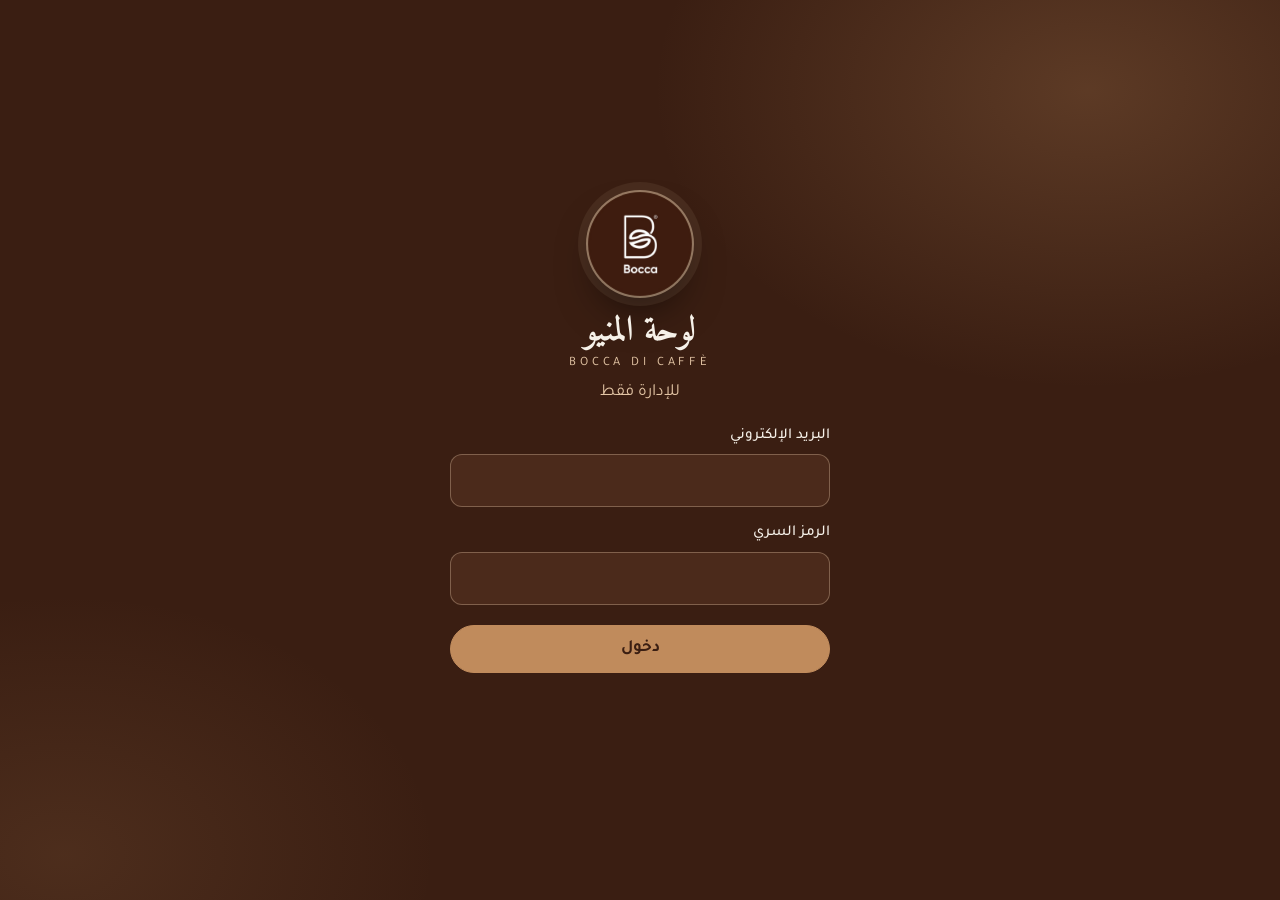
<file: admin.html>
<!doctype html>
<html lang="ar" dir="rtl">
<head>
<meta charset="utf-8">
<meta name="viewport" content="width=device-width,initial-scale=1,viewport-fit=cover">
<meta name="robots" content="noindex,nofollow">
<meta name="theme-color" content="#3A1E12">
<title>لوحة المنيو | بوكا</title>
<link rel="icon" type="image/png" href="assets/img/favicon.png">
<link rel="preconnect" href="https://fonts.googleapis.com">
<link rel="preconnect" href="https://fonts.gstatic.com" crossorigin>
<link href="https://fonts.googleapis.com/css2?family=Amiri:wght@400;700&family=Tajawal:wght@400;500;700&display=swap" rel="stylesheet">
<style>
:root{
  --choc:#3A1E12; --choc-2:#4B2A1B; --cream:#F6F1E9; --cream-2:#EBE3D6; --paper:#FFFDF9; --ink:#2A160D;
  --accent:#C08B5C; --accent-2:#E3C5A5; --accent-deep:#8A5A33; --muted:#6F5444;
  --line:rgba(58,30,18,.16); --danger:#9B3B2E; --ok:#3F6B4F;
  --r:14px; --hh:64px;
  --fh:'Amiri','Tajawal',serif; --fb:'Tajawal',system-ui,sans-serif;
}
*{box-sizing:border-box}
html{-webkit-text-size-adjust:100%}
body{margin:0;background:var(--cream);color:var(--ink);font-family:var(--fb);font-size:17px;line-height:1.6;padding-bottom:env(safe-area-inset-bottom,0)}
[hidden]{display:none!important}
button,input,textarea{font:inherit;color:inherit}
button{cursor:pointer}
:focus-visible{outline:3px solid var(--accent);outline-offset:2px}

/* ---------- login ---------- */
#login{min-height:100dvh;display:grid;place-items:center;padding:24px;color:var(--cream);
  background:radial-gradient(700px 480px at 85% 10%,rgba(192,139,92,.26),transparent 62%),radial-gradient(600px 420px at 5% 95%,rgba(192,139,92,.14),transparent 62%),var(--choc)}
.login-box{width:100%;max-width:380px;text-align:center}
.logo{width:104px;height:104px;border-radius:50%;margin:0 auto 14px;display:block;object-fit:cover;background:var(--choc-2);
  box-shadow:0 0 0 2px rgba(227,197,165,.5),0 0 0 10px rgba(227,197,165,.08),0 22px 44px -14px rgba(0,0,0,.7)}
.login-box h1{margin:0 0 2px;font:700 2.2rem/1.2 var(--fh)}
.login-box .en{margin:0 0 4px;letter-spacing:.3em;color:var(--accent-2);font-size:.8rem;direction:ltr}
.login-box p.sub{margin:0 0 18px;color:var(--accent-2)}
.login-box label{text-align:start}
label{display:block;margin:14px 0 6px;font-weight:500;font-size:.95rem}
input[type=text],input[type=email],input[type=password],input[type=number],textarea{
  width:100%;padding:12px 14px;border-radius:12px;border:1.5px solid var(--line);background:var(--paper);color:var(--ink);min-height:48px}
textarea{resize:vertical;min-height:84px}
#login input{background:var(--choc-2);border-color:rgba(227,197,165,.35);color:var(--cream)}
.btn{display:inline-flex;align-items:center;justify-content:center;gap:8px;min-height:48px;padding:0 20px;border-radius:999px;border:1.5px solid var(--choc);font-weight:700;background:var(--choc);color:var(--cream);transition:background .2s}
.btn.gold{background:var(--accent);border-color:var(--accent);color:var(--choc)}.btn.gold:hover{background:var(--accent-2)}
.btn.ghost{background:transparent;color:var(--choc);border-color:var(--line)}
.btn.danger{background:transparent;color:var(--danger);border-color:rgba(155,59,46,.4)}
.btn.full{width:100%;margin-top:20px}
.btn[disabled]{opacity:.55;cursor:default}
.err{margin-top:14px;color:#F2B8A8;font-size:.95rem;min-height:1.4em}
.sheet .err{color:var(--danger)}

/* ---------- app ---------- */
header.top{position:sticky;top:0;z-index:6;height:calc(var(--hh) + env(safe-area-inset-top,0px));padding:env(safe-area-inset-top,0px) 16px 0;background:var(--choc);color:var(--cream);display:flex;align-items:center;justify-content:space-between;gap:12px;border-bottom:2px solid var(--accent)}
.brand{display:flex;align-items:center;gap:10px;min-width:0}
.brand img{width:40px;height:40px;border-radius:50%;object-fit:cover;background:var(--choc-2);box-shadow:0 0 0 1.5px rgba(227,197,165,.55)}
header.top h1{margin:0;font:700 1.35rem/1.15 var(--fh)}
header.top small{display:block;color:var(--accent-2);font:400 .78rem var(--fb)}
header.top button{background:transparent;border:1.5px solid rgba(227,197,165,.4);color:var(--cream);border-radius:999px;min-height:40px;padding:0 16px}

.stick{position:sticky;top:calc(var(--hh) + env(safe-area-inset-top,0px));z-index:5;background:var(--cream);border-bottom:1px solid var(--line)}
.secs{display:grid;grid-template-columns:1fr 1fr;gap:8px;padding:12px 16px 0;max-width:720px;margin:0 auto}
.sec{min-height:46px;border-radius:12px;border:1.5px solid var(--line);background:transparent;font:700 1.05rem var(--fb);color:var(--choc)}
.sec[aria-pressed=true]{background:var(--choc);color:var(--cream);border-color:var(--choc);box-shadow:inset 0 -3px 0 var(--accent)}
nav.tabs{display:flex;gap:8px;overflow-x:auto;padding:12px 16px;scrollbar-width:none;max-width:720px;margin:0 auto}
nav.tabs::-webkit-scrollbar{display:none}
.tab{flex:none;min-height:40px;padding:0 16px;border-radius:999px;border:1.5px solid var(--line);background:transparent;white-space:nowrap}
.tab[aria-selected=true]{background:var(--accent);color:var(--choc);border-color:var(--accent);font-weight:700}
.tab span{opacity:.65;margin-inline-start:6px;font-size:.85rem}

main{max-width:720px;margin:0 auto;padding:16px 16px 170px}
.list{list-style:none;margin:0;padding:0;display:grid;gap:10px}
.row{display:flex;align-items:center;gap:12px;background:var(--paper);border:1px solid var(--line);border-radius:var(--r);padding:10px}
.row.is-hidden{opacity:.55}
.thumb{width:60px;height:60px;border-radius:10px;object-fit:cover;background:var(--cream-2);flex:none}
.row-main{flex:1;min-width:0;text-align:start;background:none;border:0;padding:6px 0;display:block}
.row-main b{display:block;font-weight:700;white-space:nowrap;overflow:hidden;text-overflow:ellipsis}
.row-main span{color:var(--accent-deep);font:700 1.05rem var(--fh)}
.badge{display:inline-block;margin-inline-start:8px;padding:0 8px;border-radius:999px;background:var(--cream-2);color:var(--muted);font:400 .78rem var(--fb);font-style:normal}
.mv{display:flex;flex-direction:column;gap:4px}
.mv button{width:38px;height:30px;border-radius:8px;border:1px solid var(--line);background:transparent;color:var(--muted);line-height:1}
.mv button[disabled]{opacity:.35;cursor:default}
.empty{padding:36px 12px;text-align:center;color:var(--muted)}
.add{margin-top:14px;width:100%}
.foot{margin-top:28px;display:flex;gap:10px;flex-wrap:wrap;justify-content:center}
.foot .btn{min-height:40px;font-size:.9rem;font-weight:500;text-decoration:none}

/* publish bar */
#bar{position:fixed;inset-inline:0;bottom:0;z-index:7;background:var(--choc);color:var(--cream);padding:12px 16px calc(12px + env(safe-area-inset-bottom,0px));display:flex;align-items:center;gap:10px;justify-content:space-between;border-top:2px solid var(--accent);box-shadow:0 -6px 20px rgba(42,22,13,.3)}
#bar p{margin:0;font-size:.95rem}
#bar .btns{display:flex;gap:8px}
#bar .btn{min-height:44px;padding:0 16px}
#bar .btn.light{background:var(--cream);color:var(--choc);border-color:var(--cream)}

/* edit sheet */
dialog{border:0;padding:0;background:var(--cream);color:var(--ink);width:100%;max-width:560px;max-height:94dvh;margin:auto auto 0;border-radius:22px 22px 0 0;overflow:auto}
dialog::backdrop{background:rgba(42,22,13,.6)}
@media(min-width:640px){dialog{margin:auto;border-radius:22px}}
.sheet{padding:18px 18px calc(18px + env(safe-area-inset-bottom,0px))}
.sheet h2{margin:0 0 4px;font:700 1.45rem/1.3 var(--fh);color:var(--choc)}
.pic{display:flex;align-items:center;gap:14px;margin-top:8px}
.pic img{width:92px;height:92px;border-radius:14px;object-fit:cover;background:var(--cream-2)}
.pic small{display:block;color:var(--muted);margin-top:4px}
.two{display:grid;grid-template-columns:1fr 1fr;gap:10px}
.check{display:flex;align-items:center;gap:10px;margin-top:16px;font-weight:500}
.check input{width:22px;height:22px;accent-color:var(--choc)}
.actions{display:flex;gap:10px;margin-top:20px}
.actions .btn{flex:1}
.ltr{direction:ltr;text-align:left}

#toast{position:fixed;inset-inline:16px;bottom:calc(96px + env(safe-area-inset-bottom,0px));z-index:20;margin:auto;max-width:420px;background:var(--choc-2);color:var(--cream);padding:12px 16px;border-radius:12px;text-align:center;border:1px solid var(--accent);box-shadow:0 8px 24px rgba(42,22,13,.35);opacity:0;pointer-events:none;transition:opacity .2s}
#toast.show{opacity:1}
#toast.bad{background:var(--danger);border-color:var(--danger)}
@media(prefers-reduced-motion:reduce){#toast{transition:none}}
</style>
</head>
<body>

<!-- ================= Login ================= -->
<section id="login">
  <form class="login-box" id="loginForm" autocomplete="on">
    <img class="logo" src="assets/img/logo-512.png" alt="" width="104" height="104" onerror="this.style.visibility='hidden'">
    <h1>لوحة المنيو</h1>
    <div class="en">BOCCA DI CAFFÈ</div>
    <p class="sub">للإدارة فقط</p>
    <label for="email">البريد الإلكتروني</label>
    <input id="email" name="email" type="email" class="ltr" autocomplete="username" required>
    <label for="pass">الرمز السري</label>
    <input id="pass" name="password" type="password" class="ltr" autocomplete="current-password" required>
    <button class="btn gold full" id="loginBtn" type="submit">دخول</button>
    <div class="err" id="loginErr" role="alert"></div>
  </form>
</section>

<!-- ================= App ================= -->
<div id="app" hidden>
  <header class="top">
    <div class="brand">
      <img src="assets/img/logo-512.png" alt="" width="40" height="40" onerror="this.style.display='none'">
      <h1>لوحة المنيو<small id="stamp"></small></h1>
    </div>
    <button id="logout" type="button">خروج</button>
  </header>
  <div class="stick">
    <div class="secs" id="secs">
      <button class="sec" type="button" data-sec="cafe" aria-pressed="true">الكافيه</button>
      <button class="sec" type="button" data-sec="rest" aria-pressed="false">المطعم</button>
    </div>
    <nav class="tabs" id="tabs" role="tablist" aria-label="الأقسام"></nav>
  </div>
  <main>
    <ul class="list" id="list"></ul>
    <button class="btn gold add" id="addBtn" type="button">+ إضافة صنف</button>
    <div class="foot">
      <button class="btn ghost" id="backup" type="button">تحميل نسخة احتياطية</button>
      <a class="btn ghost" href="index.html" target="_blank" rel="noopener">فتح الموقع</a>
    </div>
  </main>

  <div id="bar" hidden>
    <p id="barText">في تغييرات لم تُنشر بعد</p>
    <div class="btns">
      <button class="btn light" id="discard" type="button">تراجع</button>
      <button class="btn gold" id="publish" type="button">نشر التغييرات</button>
    </div>
  </div>
</div>

<!-- ================= Edit sheet ================= -->
<dialog id="dlg" aria-labelledby="dlgTitle">
  <div class="sheet">
    <h2 id="dlgTitle">صنف</h2>

    <div class="pic">
      <img id="f-img" alt="" width="92" height="92">
      <div>
        <button class="btn ghost" id="pickImg" type="button">اختيار صورة</button>
        <small id="imgNote">تُصغَّر الصورة تلقائياً قبل الرفع</small>
      </div>
      <input id="file" type="file" accept="image/*" hidden>
    </div>

    <label for="f-name-ar">الاسم بالعربي</label>
    <input id="f-name-ar" type="text">
    <label for="f-name-en">الاسم بالإنجليزي</label>
    <input id="f-name-en" type="text" class="ltr">
    <div class="two">
      <div>
        <label for="f-price">السعر بالريال</label>
        <input id="f-price" type="text" inputmode="decimal" class="ltr" placeholder="مثال: 23.5">
      </div>
      <div id="calWrap">
        <label for="f-cal">السعرات (اختياري)</label>
        <input id="f-cal" type="text" inputmode="numeric" class="ltr" placeholder="مثال: 450">
      </div>
    </div>
    <label for="f-desc">الوصف بالعربي (اختياري)</label>
    <textarea id="f-desc"></textarea>

    <label class="check"><input id="f-hidden" type="checkbox"> إخفاء الصنف مؤقتاً (نفد)</label>

    <div class="err" id="dlgErr" role="alert"></div>
    <div class="actions">
      <button class="btn gold" id="saveItem" type="button">حفظ</button>
      <button class="btn ghost" id="closeItem" type="button">إلغاء</button>
    </div>
    <div class="actions" id="delWrap"><button class="btn danger" id="delItem" type="button">حذف الصنف</button></div>
  </div>
</dialog>

<div id="toast" role="status" aria-live="polite"></div>

<script src="assets/menu-data.js"></script>
<script src="assets/supabase-config.js"></script>
<script>
(function () {
  'use strict';
  var C = window.BOCCA_SUPABASE || {};
  var configured = !!(C.url && C.anonKey && !/YOUR_/.test(C.url + C.anonKey));
  var $ = function (s) { return document.querySelector(s); };
  function esc(s) { return String(s == null ? '' : s).replace(/[&<>"']/g, function (c) { return { '&': '&amp;', '<': '&lt;', '>': '&gt;', '"': '&quot;', "'": '&#39;' }[c]; }); }
  function clone(o) { return JSON.parse(JSON.stringify(o)); }

  var SKEY = 'bocca_admin_session';
  var session = null, menu = { cafe: [], rest: [] }, publishedJson = '', publishedAt = '';
  var sec = 'cafe', activeCat = { cafe: null, rest: null };
  var edit = null;           // { idx: number|null, image: string, uploading: bool }

  /* ---------- small helpers ---------- */
  var toastTimer;
  function toast(msg, bad) {
    var t = $('#toast'); t.textContent = msg; t.className = 'show' + (bad ? ' bad' : '');
    clearTimeout(toastTimer); toastTimer = setTimeout(function () { t.className = ''; }, 3400);
  }
  function normNum(s) {
    return String(s || '').replace(/[\u0660-\u0669]/g, function (d) { return d.charCodeAt(0) - 0x660; })
      .replace(/[\u06F0-\u06F9]/g, function (d) { return d.charCodeAt(0) - 0x6F0; })
      .replace(/[\u066B\u060C,]/g, '.').replace(/\s+/g, '').trim();
  }
  function fmtPrice(p) { return (p == null || isNaN(p)) ? 'بدون سعر' : (Math.round(p * 100) / 100) + ' ر.س'; }
  function isDirty() { return JSON.stringify(menu) !== publishedJson; }

  /* ---------- auth (Supabase GoTrue over fetch) ---------- */
  function saveSession(s) {
    session = s;
    try { s ? localStorage.setItem(SKEY, JSON.stringify(s)) : localStorage.removeItem(SKEY); } catch (e) {}
  }
  function toSession(j) {
    return { access_token: j.access_token, refresh_token: j.refresh_token,
      expires_at: j.expires_at || (Math.floor(Date.now() / 1000) + (j.expires_in || 3600)) };
  }
  function authFetch(grant, body) {
    return fetch(C.url + '/auth/v1/token?grant_type=' + grant, {
      method: 'POST', headers: { apikey: C.anonKey, 'Content-Type': 'application/json' }, body: JSON.stringify(body)
    });
  }
  function refreshSession() {
    return authFetch('refresh_token', { refresh_token: session.refresh_token }).then(function (r) {
      if (!r.ok) throw new Error('expired');
      return r.json();
    }).then(function (j) { saveSession(toSession(j)); });
  }
  function token() {
    if (!session) return Promise.reject(new Error('no session'));
    if (session.expires_at * 1000 - Date.now() > 60000) return Promise.resolve(session.access_token);
    return refreshSession().then(function () { return session.access_token; });
  }
  function api(path, opts) {
    return token().then(function (tk) {
      opts = opts || {};
      var h = opts.headers || {};
      h.apikey = C.anonKey; h.Authorization = 'Bearer ' + tk;
      opts.headers = h;
      return fetch(C.url + path, opts);
    });
  }

  /* ---------- screens ---------- */
  function showLogin(msg) {
    $('#app').hidden = true; $('#login').hidden = false;
    $('#loginErr').textContent = msg || '';
    $('#pass').value = '';
  }
  function showApp() {
    $('#login').hidden = true; $('#app').hidden = false;
    loadMenu();
  }

  $('#loginForm').addEventListener('submit', function (e) {
    e.preventDefault();
    if (!configured) { $('#loginErr').textContent = 'لم يتم ربط Supabase بعد. عبّي ملف assets/supabase-config.js'; return; }
    var btn = $('#loginBtn'); btn.disabled = true; $('#loginErr').textContent = '';
    authFetch('password', { email: $('#email').value.trim(), password: $('#pass').value })
      .then(function (r) { return r.json().then(function (j) { return { ok: r.ok, j: j }; }); })
      .then(function (res) {
        if (!res.ok || !res.j.access_token) throw new Error('bad');
        saveSession(toSession(res.j)); showApp();
      })
      .catch(function () { $('#loginErr').textContent = 'البريد أو الرمز غير صحيح، أو لا يوجد اتصال.'; })
      .then(function () { btn.disabled = false; });
  });

  $('#logout').addEventListener('click', function () {
    if (isDirty() && !confirm('في تغييرات لم تُنشر. تخرج وتلغيها؟')) return;
    saveSession(null); menu = { cafe: [], rest: [] }; publishedJson = ''; showLogin();
  });

  /* ---------- load / publish ---------- */
  function validMenu(m) {
    return !!m && Array.isArray(m.cafe) && Array.isArray(m.rest) && m.cafe.length + m.rest.length > 0 &&
      [].concat(m.cafe, m.rest).every(function (c) { return c && c.id && Array.isArray(c.items); });
  }
  function loadMenu() {
    $('#list').innerHTML = '<li class="empty">جاري التحميل…</li>';
    fetch(C.url + '/rest/v1/site_data?key=eq.menu&select=value,updated_at', {
      headers: { apikey: C.anonKey, Authorization: 'Bearer ' + C.anonKey }, cache: 'no-store'
    }).then(function (r) { if (!r.ok) throw new Error('load'); return r.json(); })
      .then(function (rows) {
        if (rows && rows[0] && validMenu(rows[0].value)) { menu = clone(rows[0].value); publishedAt = rows[0].updated_at; }
        else { menu = clone(window.BOCCA_MENU); publishedAt = ''; }        // first time: start from menu-data.js
        publishedJson = JSON.stringify(menu);
        ['cafe', 'rest'].forEach(function (k) {
          if (!menu[k].some(function (c) { return c.id === activeCat[k]; })) activeCat[k] = menu[k][0] ? menu[k][0].id : null;
        });
        render();
      })
      .catch(function () {
        $('#list').innerHTML = '<li class="empty">تعذّر تحميل المنيو. تأكد من الاتصال وأعد فتح الصفحة.</li>';
      });
  }

  function publish() {
    var btn = $('#publish'); btn.disabled = true; btn.textContent = 'جاري النشر…';
    var now = new Date().toISOString();
    api('/rest/v1/site_data?on_conflict=key', {
      method: 'POST',
      headers: { 'Content-Type': 'application/json', Prefer: 'resolution=merge-duplicates,return=minimal' },
      body: JSON.stringify({ key: 'menu', value: menu, updated_at: now })
    }).then(function (r) {
      if (r.status === 401 || r.status === 403) { saveSession(null); showLogin('انتهت الجلسة. سجّل الدخول مرة ثانية. تغييراتك ما زالت محفوظة هنا.'); throw new Error('auth'); }
      if (!r.ok) throw new Error('save');
      publishedJson = JSON.stringify(menu); publishedAt = now;
      render(); toast('تم النشر. يظهر في الموقع خلال ثوانٍ.');
    }).catch(function (e) {
      if (e && e.message !== 'auth') toast('فشل النشر. تأكد من الاتصال وحاول مرة ثانية.', true);
    }).then(function () { btn.disabled = false; btn.textContent = 'نشر التغييرات'; });
  }
  $('#publish').addEventListener('click', publish);
  $('#discard').addEventListener('click', function () {
    if (!confirm('تلغي كل التغييرات غير المنشورة؟')) return;
    menu = JSON.parse(publishedJson); render();
  });
  window.addEventListener('beforeunload', function (e) { if (!$('#app').hidden && isDirty()) { e.preventDefault(); e.returnValue = ''; } });

  /* ---------- render ---------- */
  function cat() { return menu[sec].filter(function (c) { return c.id === activeCat[sec]; })[0]; }

  function render() {
    Array.prototype.forEach.call(document.querySelectorAll('.sec'), function (b) { b.setAttribute('aria-pressed', b.getAttribute('data-sec') === sec); });
    $('#tabs').innerHTML = menu[sec].map(function (c) {
      return '<button class="tab" role="tab" data-cat="' + esc(c.id) + '" aria-selected="' + (c.id === activeCat[sec]) + '">' +
        esc(c.ar) + '<span>' + c.items.length + '</span></button>';
    }).join('');

    var c = cat(), items = c ? c.items : [];
    $('#addBtn').hidden = !c;
    $('#list').innerHTML = items.length ? items.map(function (it, i) {
      return '<li class="row' + (it.hidden ? ' is-hidden' : '') + '" data-i="' + i + '">' +
        '<img class="thumb" src="' + esc(it.img || '') + '" alt="" loading="lazy">' +
        '<button class="row-main" type="button" data-act="edit"><b>' + esc(it.ar) +
        (it.hidden ? '<em class="badge">مخفي</em>' : '') + '</b><span>' + esc(fmtPrice(it.price)) + '</span></button>' +
        '<div class="mv"><button type="button" data-act="up" aria-label="تحريك لفوق"' + (i === 0 ? ' disabled' : '') + '>▲</button>' +
        '<button type="button" data-act="down" aria-label="تحريك لتحت"' + (i === items.length - 1 ? ' disabled' : '') + '>▼</button></div></li>';
    }).join('') : '<li class="empty">القسم فاضي. أضف أول صنف.</li>';

    $('#stamp').textContent = publishedAt ? 'آخر نشر: ' + new Date(publishedAt).toLocaleString('ar-SA', { dateStyle: 'medium', timeStyle: 'short' }) : 'لم يُنشر شيء بعد';
    $('#bar').hidden = !isDirty();
  }

  $('#list').addEventListener('error', function (e) {
    if (e.target && e.target.tagName === 'IMG') e.target.style.visibility = 'hidden';
  }, true);

  $('#secs').addEventListener('click', function (e) {
    var b = e.target.closest('[data-sec]'); if (!b) return;
    sec = b.getAttribute('data-sec'); render(); window.scrollTo({ top: 0 });
  });
  $('#tabs').addEventListener('click', function (e) {
    var b = e.target.closest('[data-cat]'); if (!b) return;
    activeCat[sec] = b.getAttribute('data-cat'); render();
    window.scrollTo({ top: 0 });
  });

  $('#list').addEventListener('click', function (e) {
    var b = e.target.closest('[data-act]'); if (!b || b.disabled) return;
    var i = +b.closest('.row').getAttribute('data-i'), items = cat().items, act = b.getAttribute('data-act');
    if (act === 'edit') openSheet(i);
    else if (act === 'up' && i > 0) { items.splice(i - 1, 0, items.splice(i, 1)[0]); render(); }
    else if (act === 'down' && i < items.length - 1) { items.splice(i + 1, 0, items.splice(i, 1)[0]); render(); }
  });
  $('#addBtn').addEventListener('click', function () { openSheet(null); });

  /* ---------- edit sheet ---------- */
  var dlg = $('#dlg');
  function openSheet(idx) {
    var it = idx == null ? {} : cat().items[idx];
    edit = { idx: idx, image: it.img || '', uploading: false };
    $('#dlgTitle').textContent = idx == null ? 'صنف جديد في ' + cat().ar : 'تعديل الصنف';
    $('#f-name-ar').value = it.ar || ''; $('#f-name-en').value = it.en || '';
    $('#f-desc').value = it.desc || '';
    $('#f-price').value = it.price == null ? '' : it.price;
    $('#f-cal').value = it.cal == null ? '' : it.cal;
    $('#calWrap').hidden = sec !== 'rest';
    $('#f-hidden').checked = !!it.hidden;
    setPreview(edit.image);
    $('#dlgErr').textContent = ''; $('#imgNote').textContent = 'تُصغَّر الصورة تلقائياً قبل الرفع';
    $('#delWrap').hidden = idx == null; $('#saveItem').disabled = false;
    dlg.showModal();
  }
  function setPreview(src) {
    var im = $('#f-img'); im.style.visibility = src ? 'visible' : 'hidden'; im.src = src || '';
  }
  $('#closeItem').addEventListener('click', function () { dlg.close(); });

  $('#saveItem').addEventListener('click', function () {
    var err = $('#dlgErr'); err.textContent = '';
    if (edit.uploading) { err.textContent = 'انتظر حتى تنتهي رفع الصورة.'; return; }
    var nameAr = $('#f-name-ar').value.trim();
    if (!nameAr) { err.textContent = 'اكتب اسم الصنف بالعربي.'; return; }
    var raw = normNum($('#f-price').value), price = Number(raw);
    if (raw === '' || !isFinite(price) || price < 0) { err.textContent = 'اكتب السعر كرقم، مثل 23.5'; return; }
    var calRaw = normNum($('#f-cal').value), cal = null;
    if (sec === 'rest' && calRaw !== '') { cal = Number(calRaw); if (!isFinite(cal) || cal < 0) { err.textContent = 'السعرات لازم تكون رقم.'; return; } }

    var c = cat(), isNew = edit.idx == null, it = isNew ? {} : c.items[edit.idx];
    it.ar = nameAr;
    var en = $('#f-name-en').value.trim(); if (en) it.en = en; else delete it.en;
    var d = $('#f-desc').value.trim(); if (d) it.desc = d; else delete it.desc;
    it.price = price;
    if (cal != null) it.cal = cal; else if (sec === 'rest') delete it.cal;
    if (edit.image) it.img = edit.image; else delete it.img;
    if ($('#f-hidden').checked) it.hidden = true; else delete it.hidden;
    if (isNew) c.items.push(it);
    dlg.close(); render();
    toast(isNew ? 'تمت الإضافة. اضغط «نشر التغييرات» ليظهر في الموقع.' : 'تم الحفظ. اضغط «نشر التغييرات» ليظهر في الموقع.');
  });

  $('#delItem').addEventListener('click', function () {
    var c = cat(), it = c.items[edit.idx];
    if (!confirm('تحذف «' + it.ar + '» من المنيو؟')) return;
    c.items.splice(edit.idx, 1); dlg.close(); render();
    toast('تم الحذف. اضغط «نشر التغييرات» ليختفي من الموقع.');
  });

  /* ---------- image upload (resize in the browser, then Storage) ---------- */
  function loadImage(file) {
    return new Promise(function (res, rej) {
      var url = URL.createObjectURL(file), im = new Image();
      im.onload = function () { URL.revokeObjectURL(url); res(im); };
      im.onerror = function () { URL.revokeObjectURL(url); rej(new Error('img')); };
      im.src = url;
    });
  }
  function toBlob(cv, type, q) { return new Promise(function (res) { cv.toBlob(res, type, q); }); }
  function shrink(file) {
    return loadImage(file).then(function (im) {
      var MAX = 1000, w = im.naturalWidth, h = im.naturalHeight, k = Math.min(1, MAX / Math.max(w, h));
      var cv = document.createElement('canvas'); cv.width = Math.round(w * k); cv.height = Math.round(h * k);
      cv.getContext('2d').drawImage(im, 0, 0, cv.width, cv.height);
      return toBlob(cv, 'image/webp', 0.82).then(function (b) {
        return (b && b.type === 'image/webp') ? b : toBlob(cv, 'image/jpeg', 0.85);
      });
    });
  }
  $('#pickImg').addEventListener('click', function () { $('#file').click(); });
  $('#file').addEventListener('change', function () {
    var f = this.files && this.files[0]; this.value = ''; if (!f) return;
    var my = edit, note = $('#imgNote'), save = $('#saveItem'); $('#dlgErr').textContent = '';
    my.uploading = true; save.disabled = true; note.textContent = 'جاري رفع الصورة…';
    shrink(f).then(function (blob) {
      var ext = blob.type === 'image/webp' ? 'webp' : 'jpg';
      var base = sec + '-' + String(activeCat[sec]).replace(/[^a-z0-9_-]/gi, '') + '-' + Date.now() + '.' + ext;
      return api('/storage/v1/object/menu-images/' + base, { method: 'POST', headers: { 'Content-Type': blob.type, 'x-upsert': 'false' }, body: blob })
        .then(function (r) { if (!r.ok) throw new Error('upload'); return C.url + '/storage/v1/object/public/menu-images/' + base; });
    }).then(function (url) {
      my.image = url; if (edit === my) { setPreview(url); note.textContent = 'تم رفع الصورة. اضغط حفظ.'; }
    }).catch(function () {
      note.textContent = 'تعذّر رفع الصورة. جرّب صورة ثانية.'; $('#dlgErr').textContent = 'فشل رفع الصورة.';
    }).then(function () { my.uploading = false; if (edit === my) save.disabled = false; });
  });

  /* ---------- backup ---------- */
  $('#backup').addEventListener('click', function () {
    var blob = new Blob([JSON.stringify(menu, null, 2)], { type: 'application/json' });
    var a = document.createElement('a'); a.href = URL.createObjectURL(blob);
    a.download = 'bocca-menu-' + new Date().toISOString().slice(0, 10) + '.json';
    document.body.appendChild(a); a.click(); a.remove(); setTimeout(function () { URL.revokeObjectURL(a.href); }, 1000);
  });

  /* ---------- start ---------- */
  try { session = JSON.parse(localStorage.getItem(SKEY) || 'null'); } catch (e) { session = null; }
  if (!configured) showLogin('لم يتم ربط Supabase بعد. عبّي ملف assets/supabase-config.js');
  else if (session && session.refresh_token) {
    token().then(showApp).catch(function () { saveSession(null); showLogin(); });
  } else showLogin();
})();
</script>
</body>
</html>
</file>
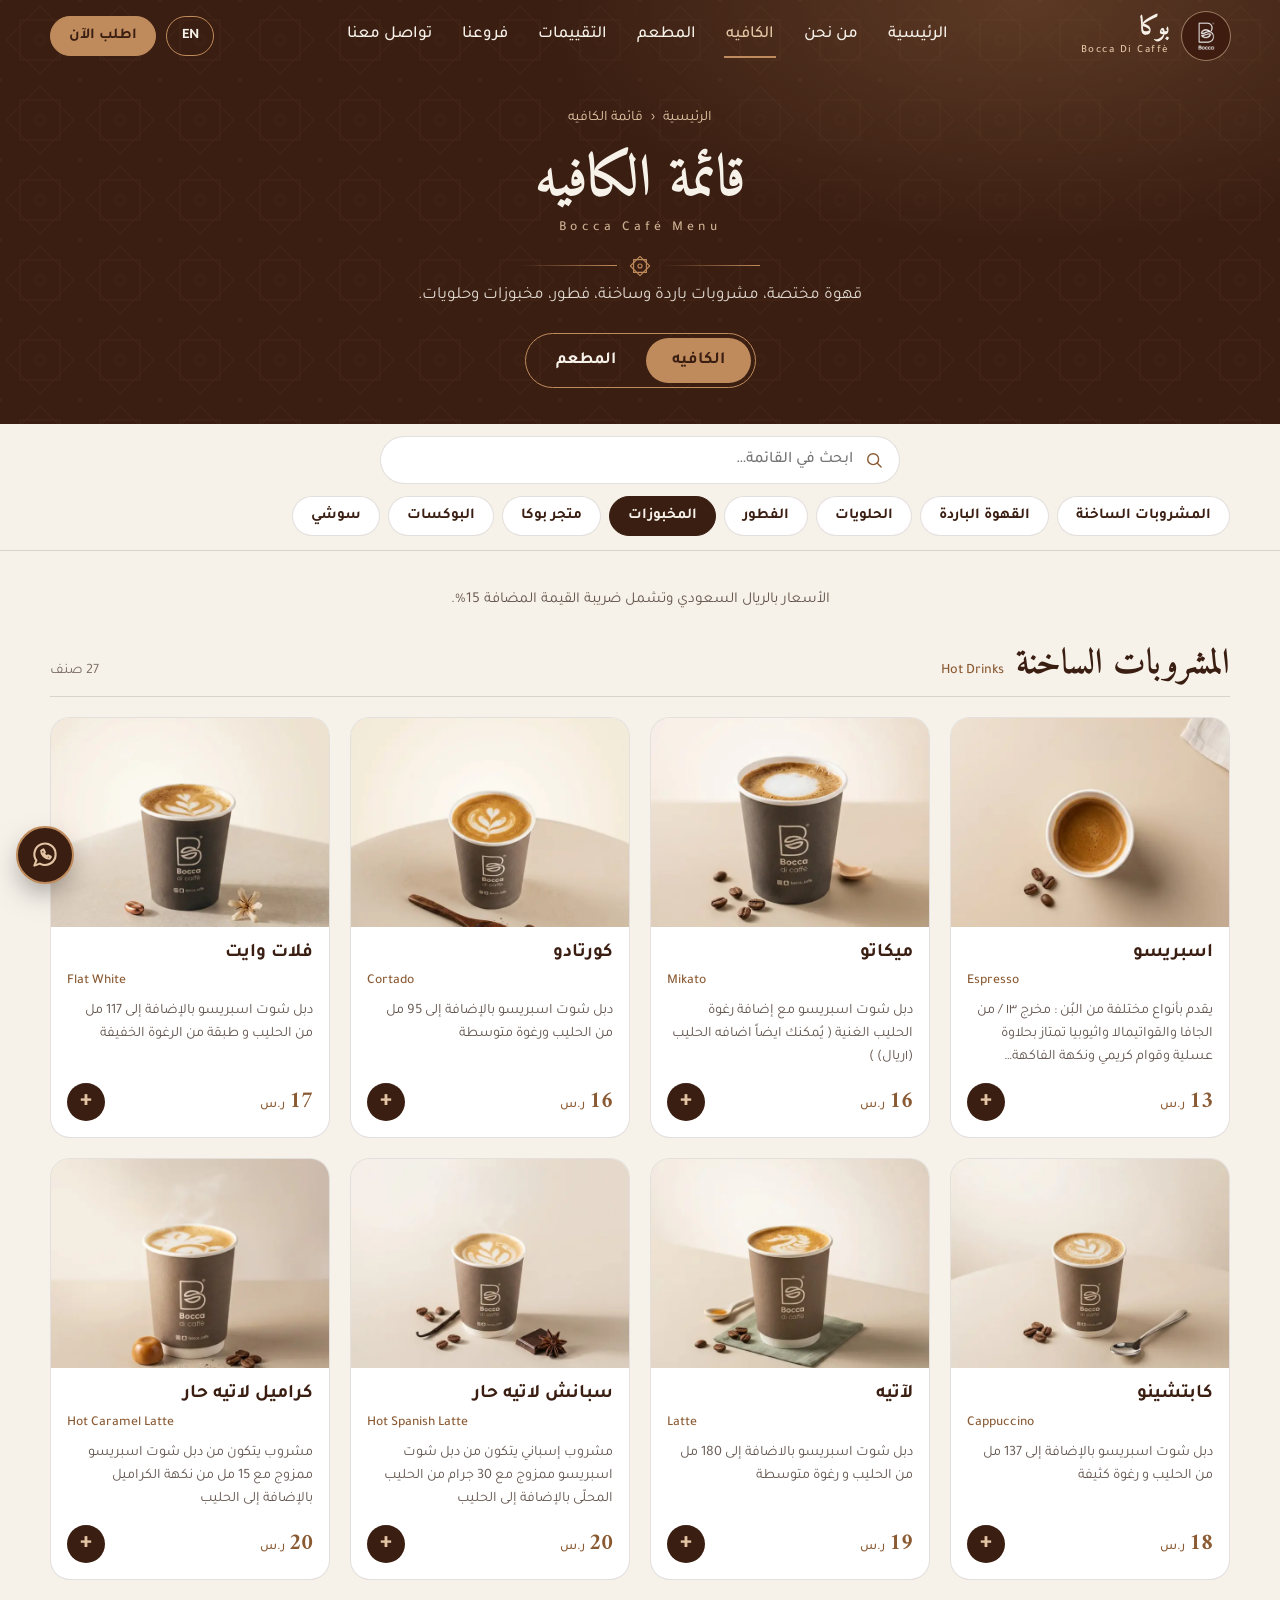
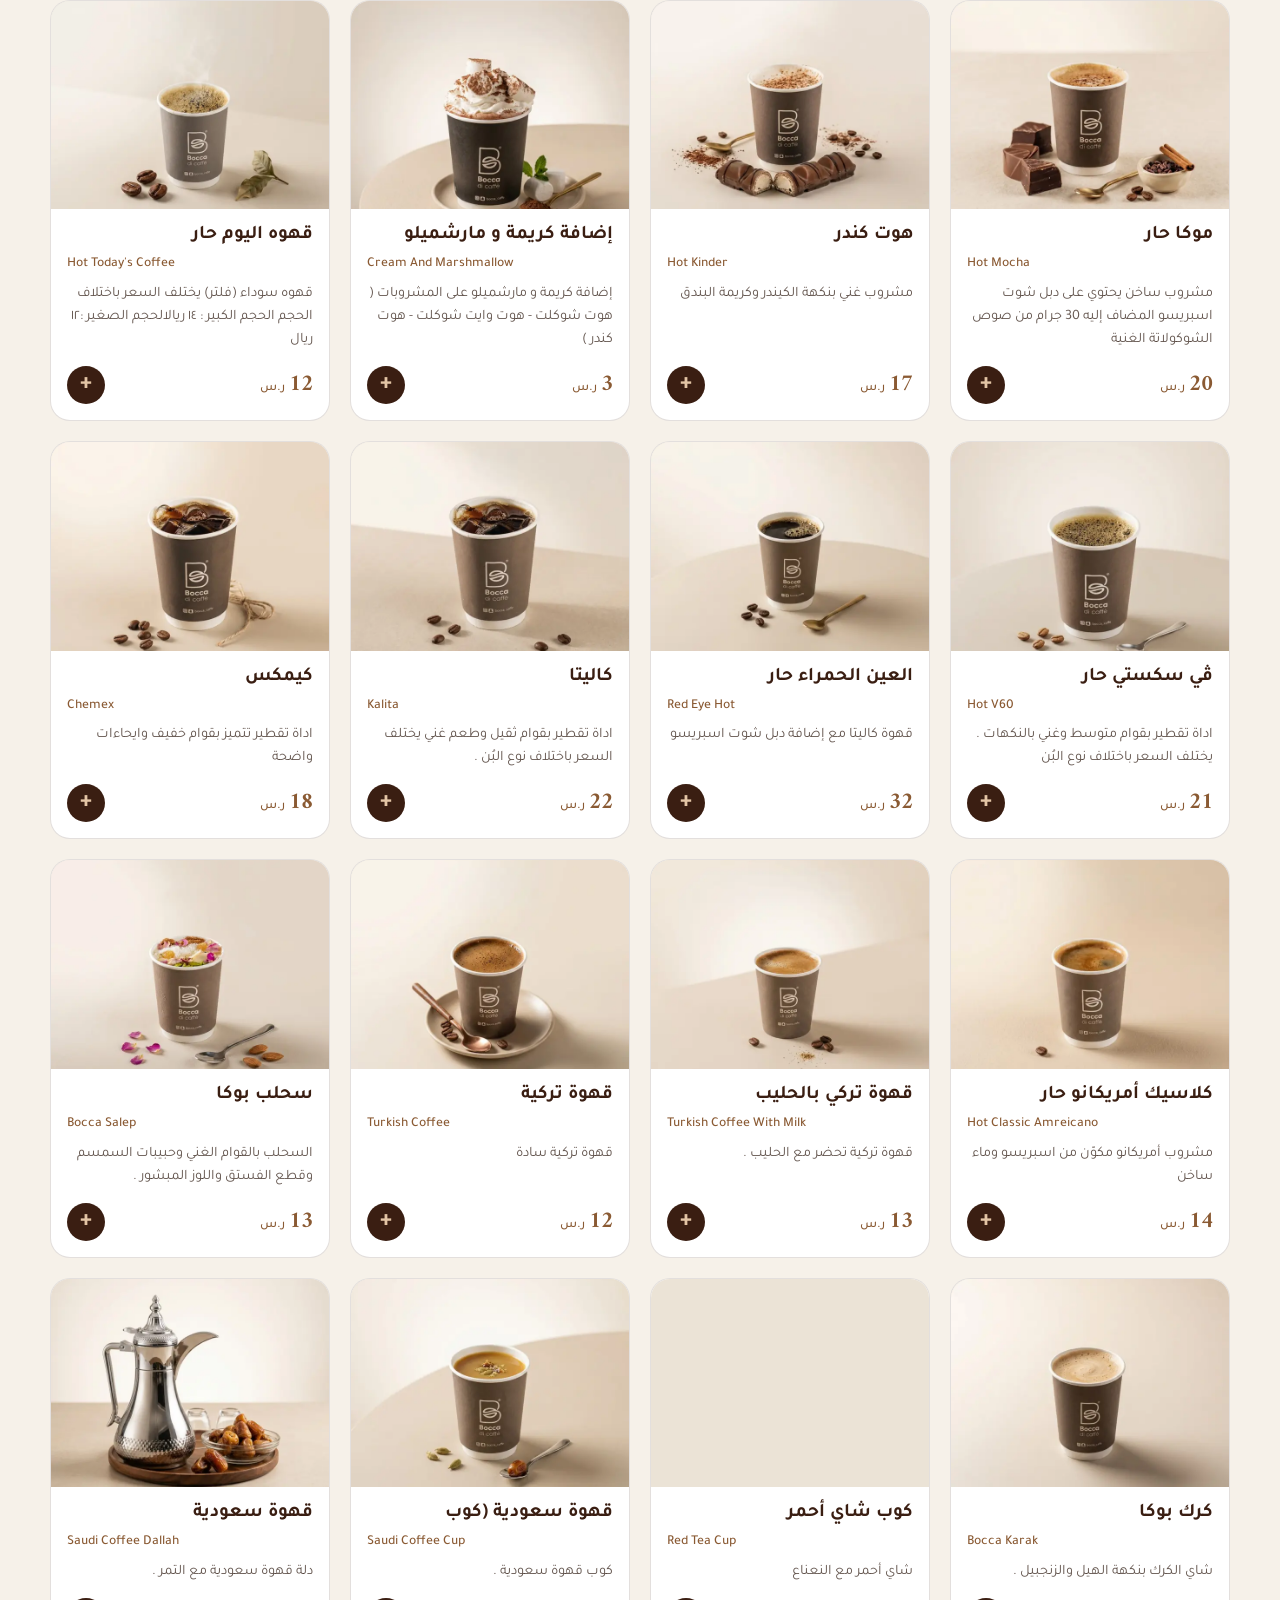
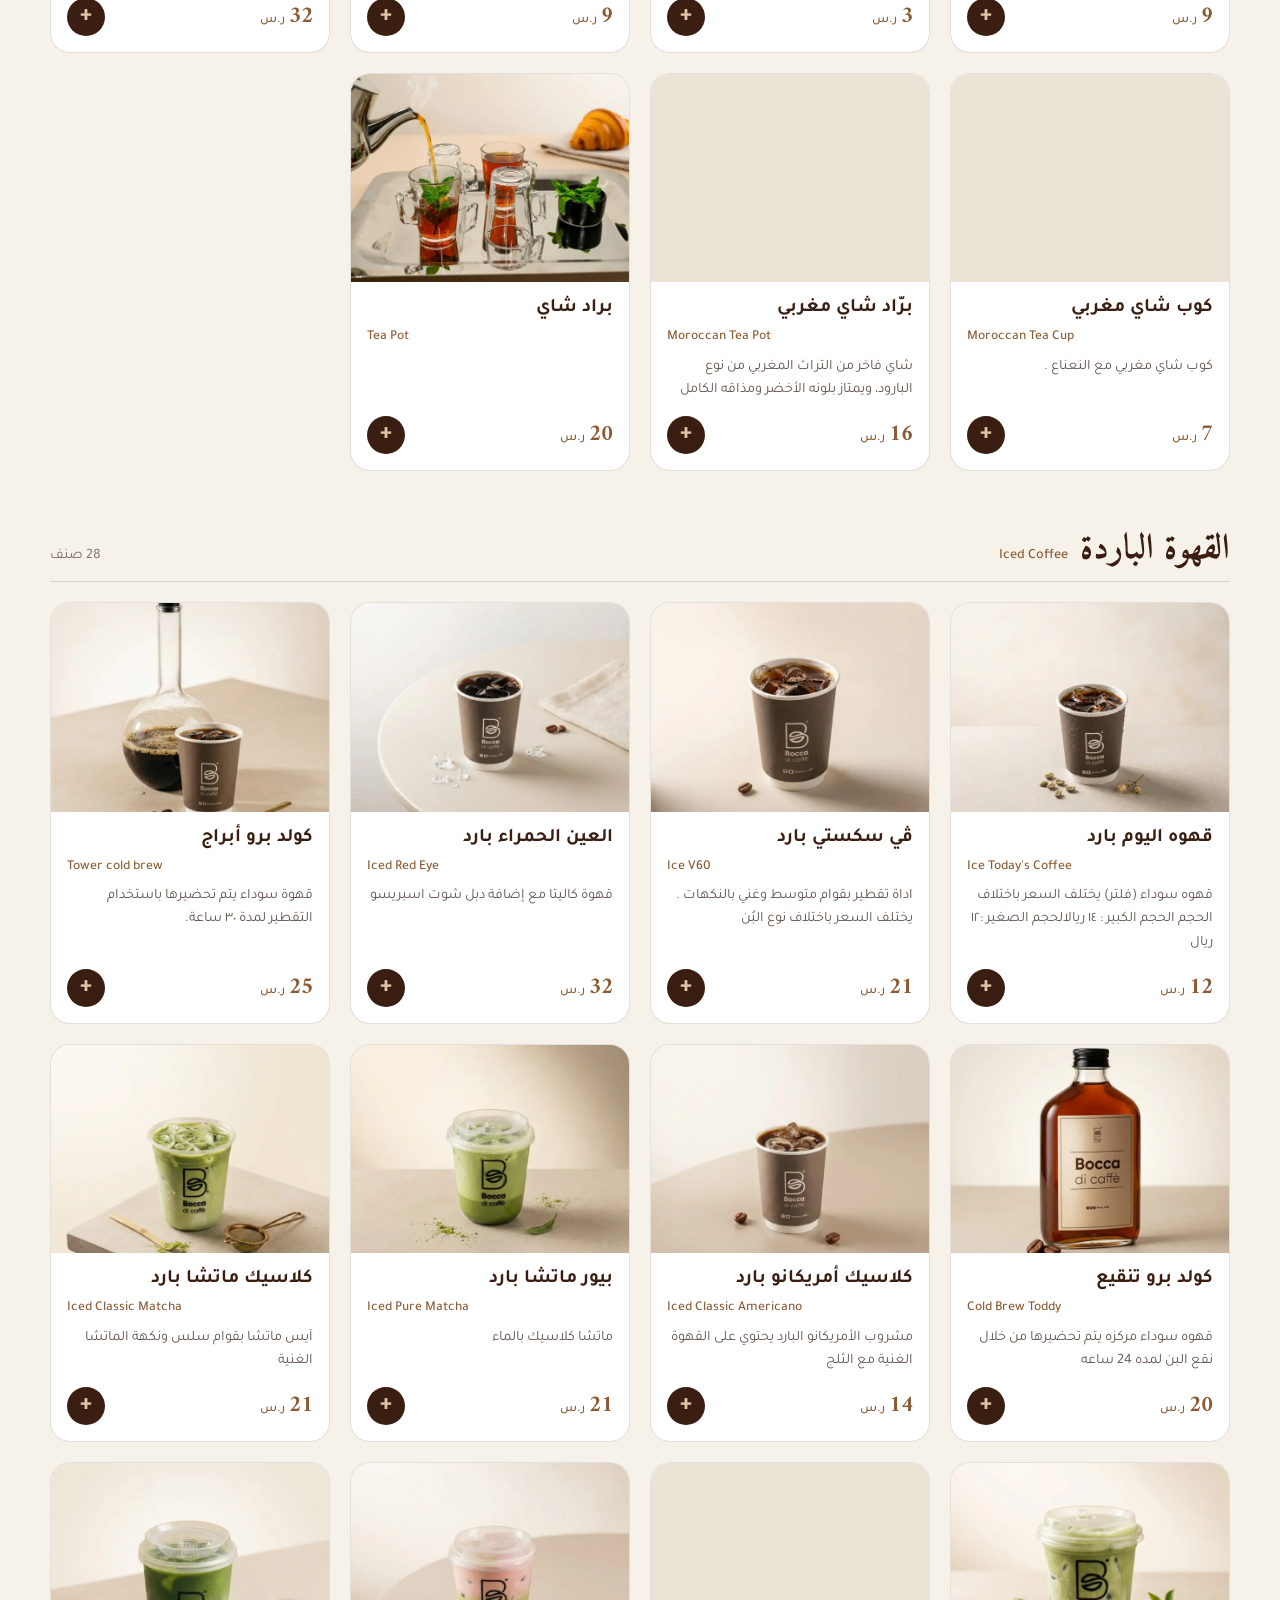
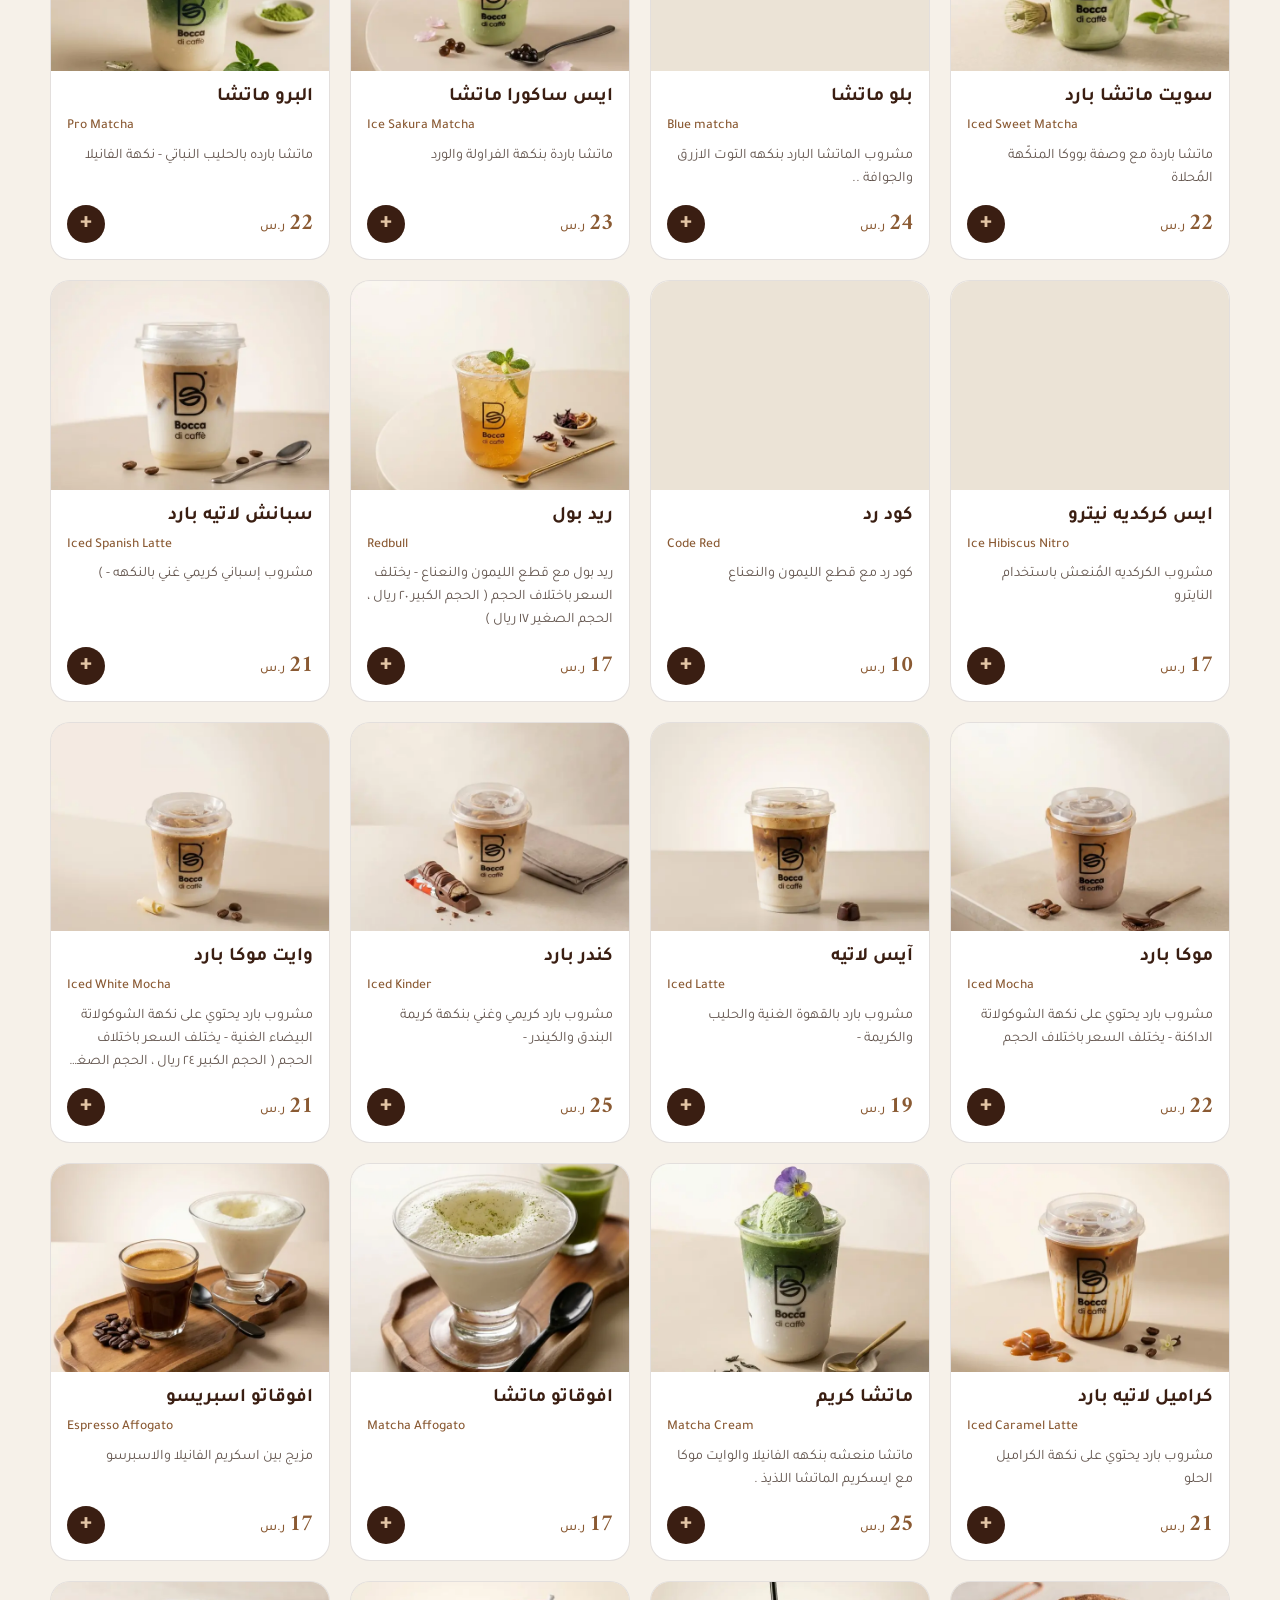
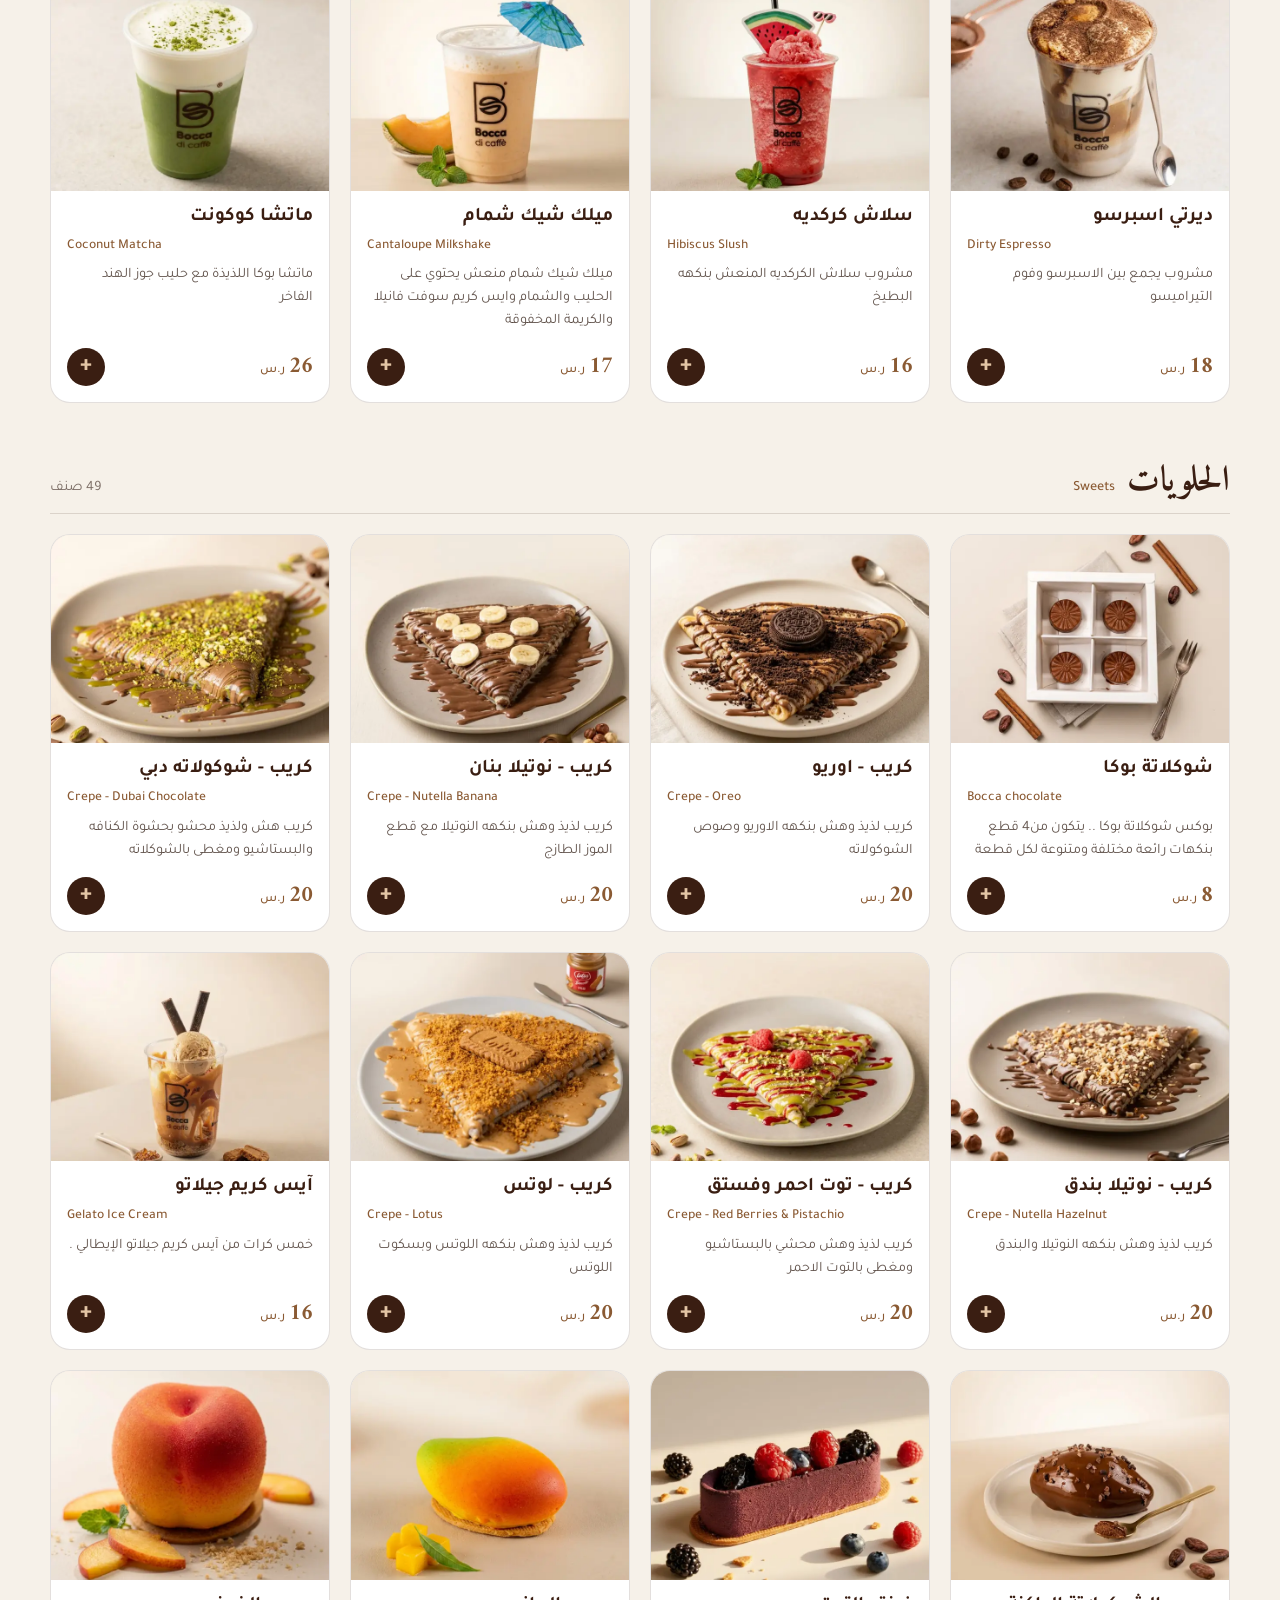
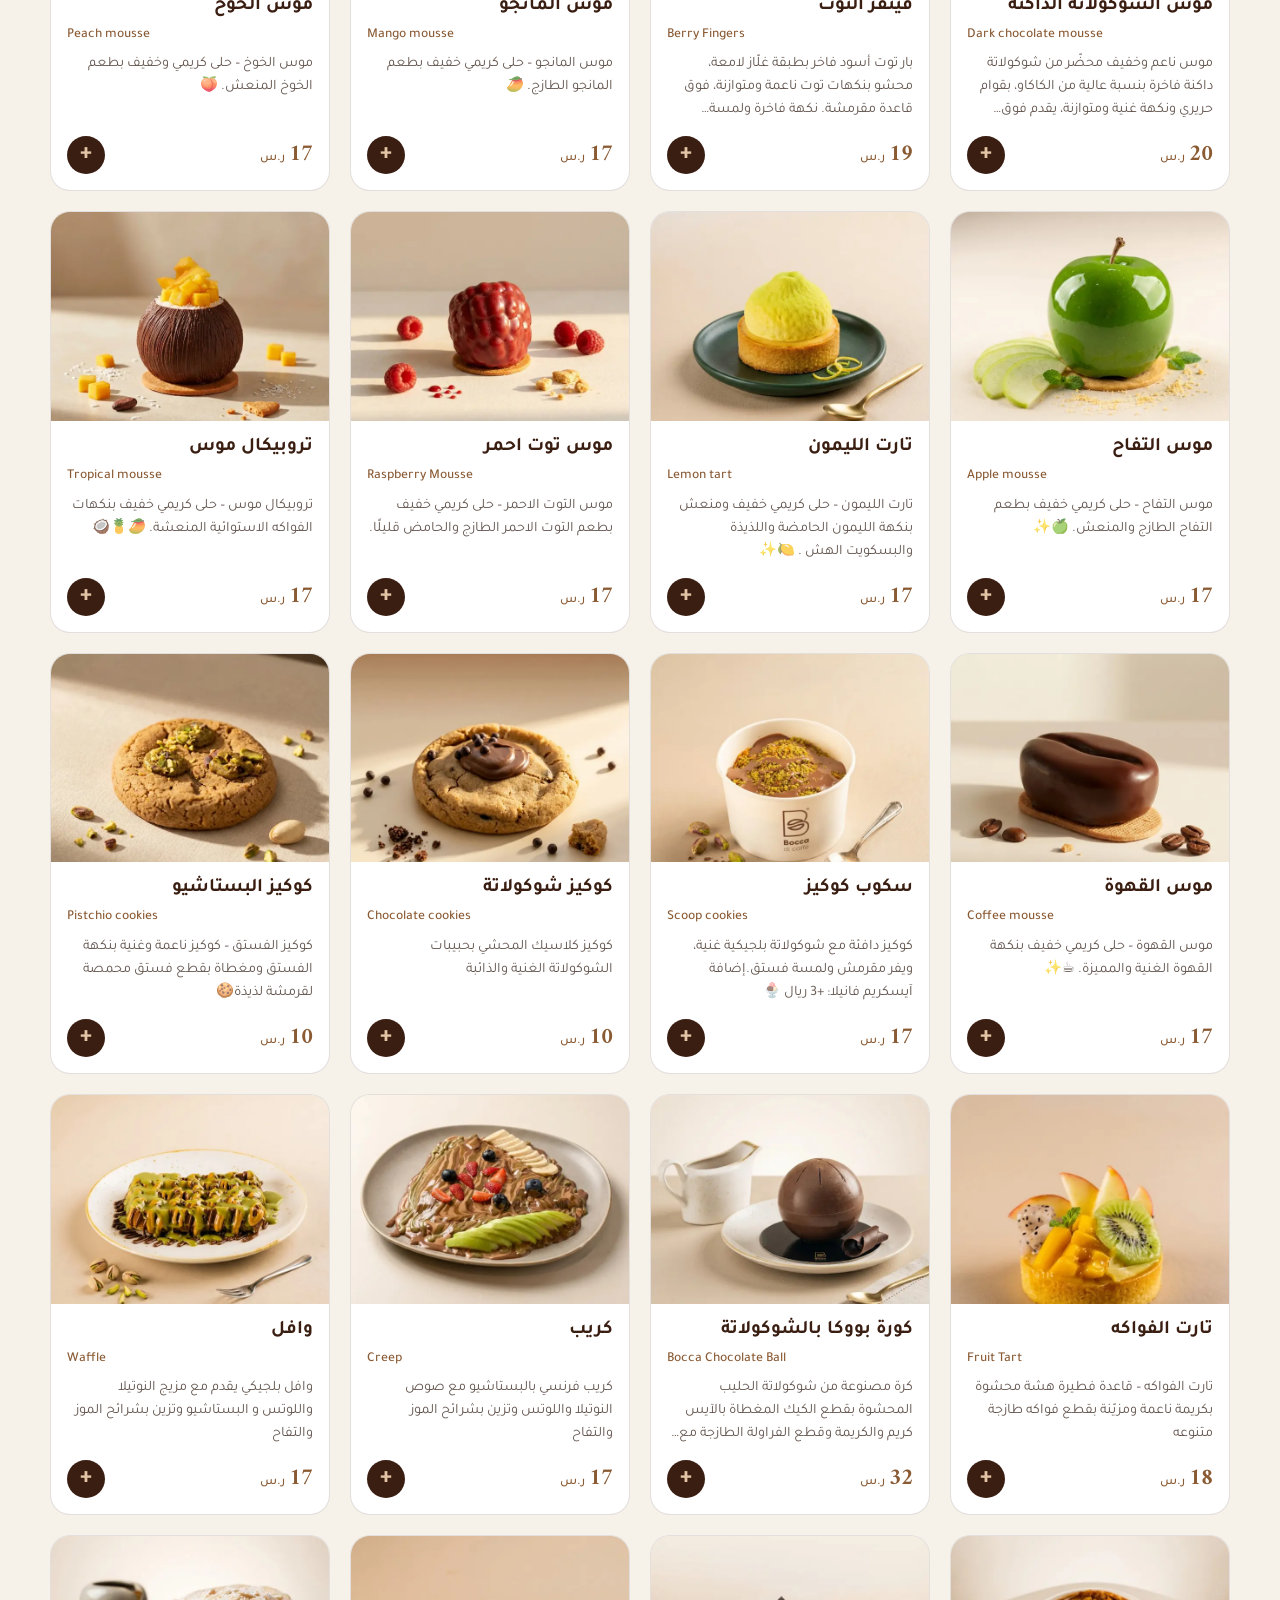
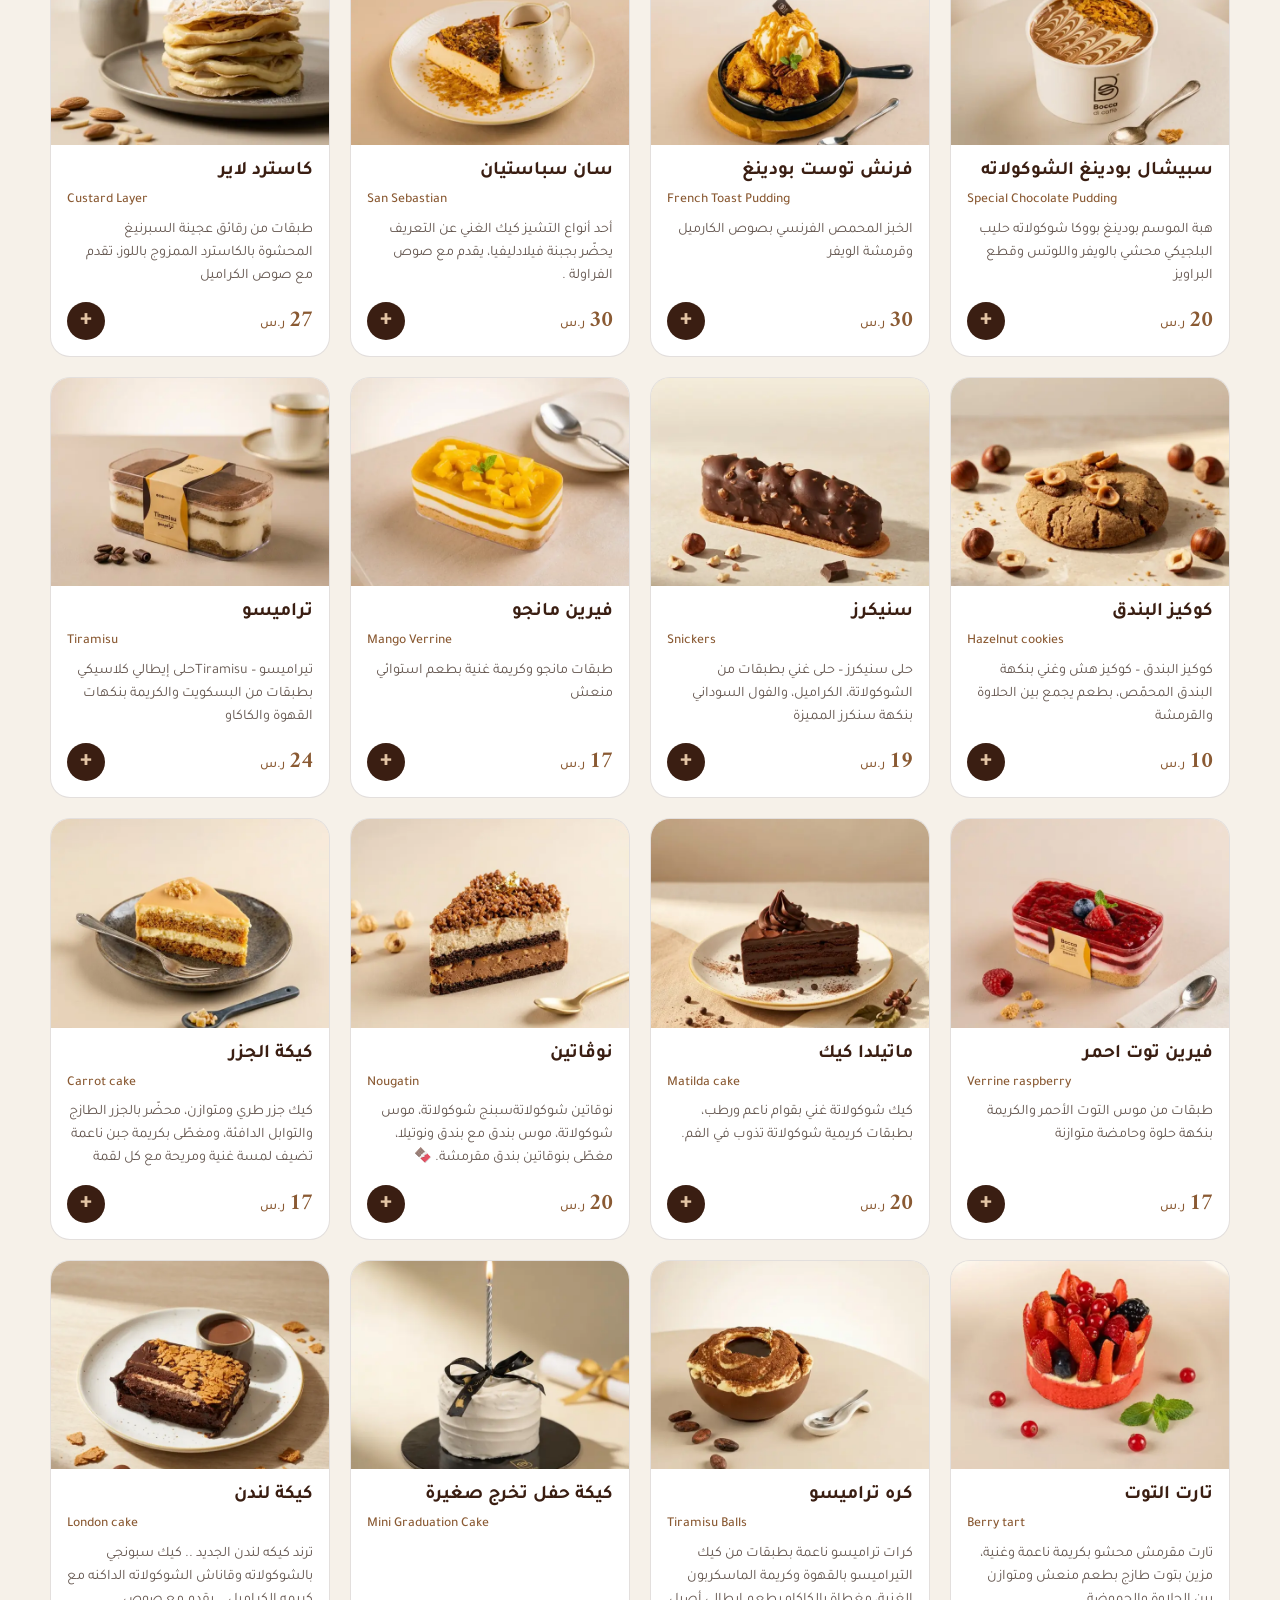
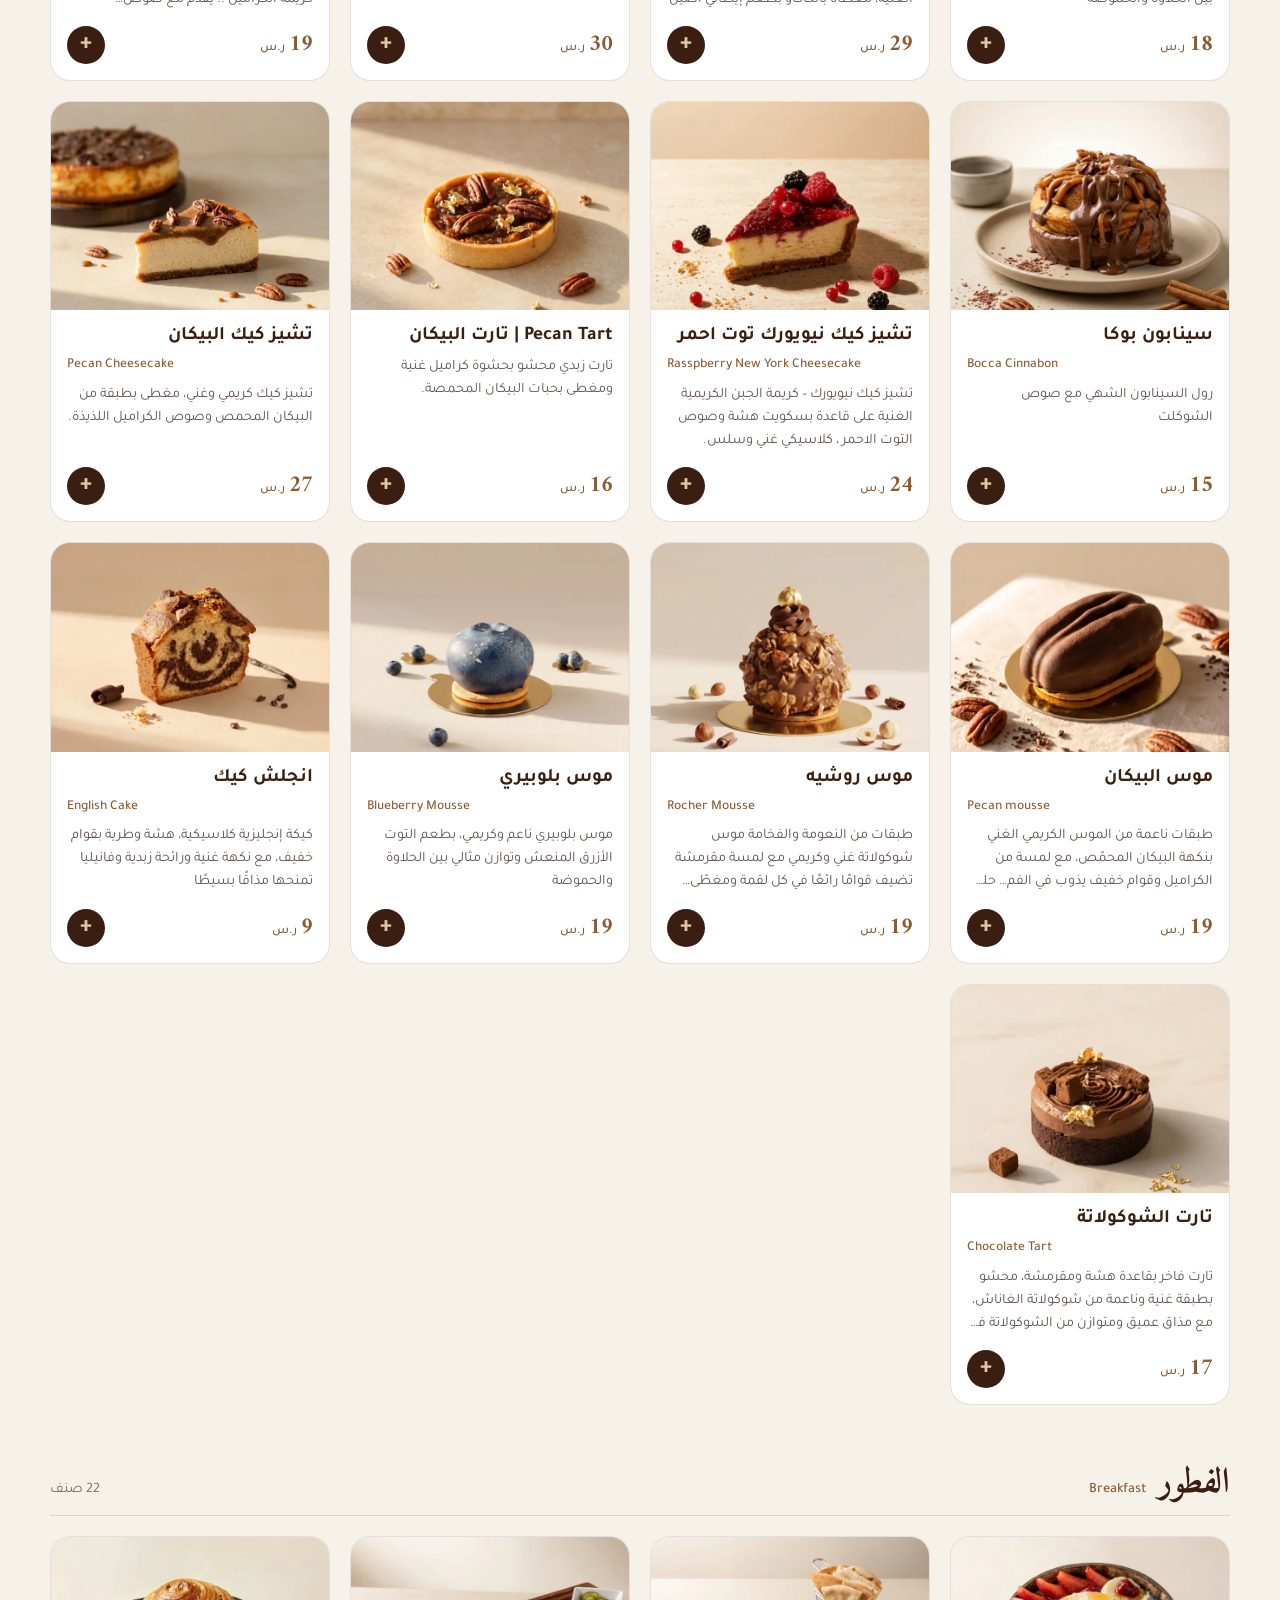
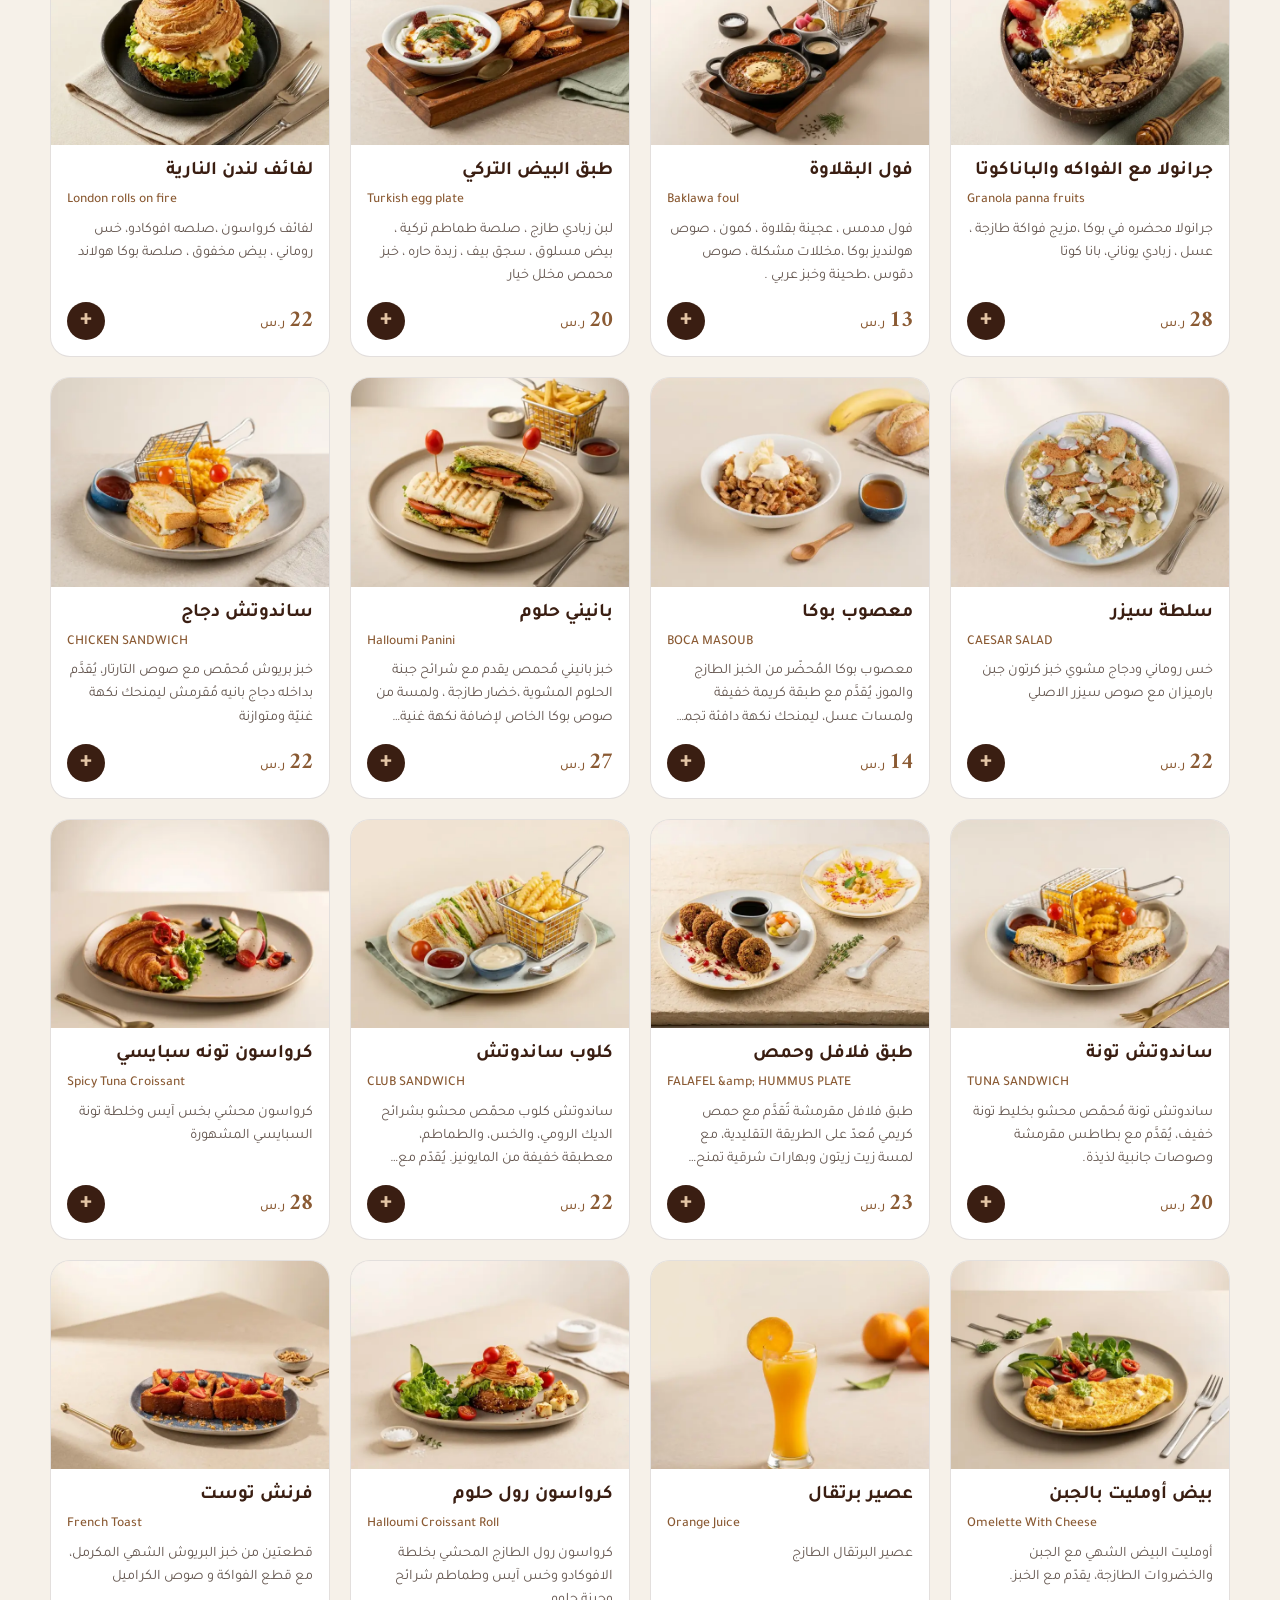
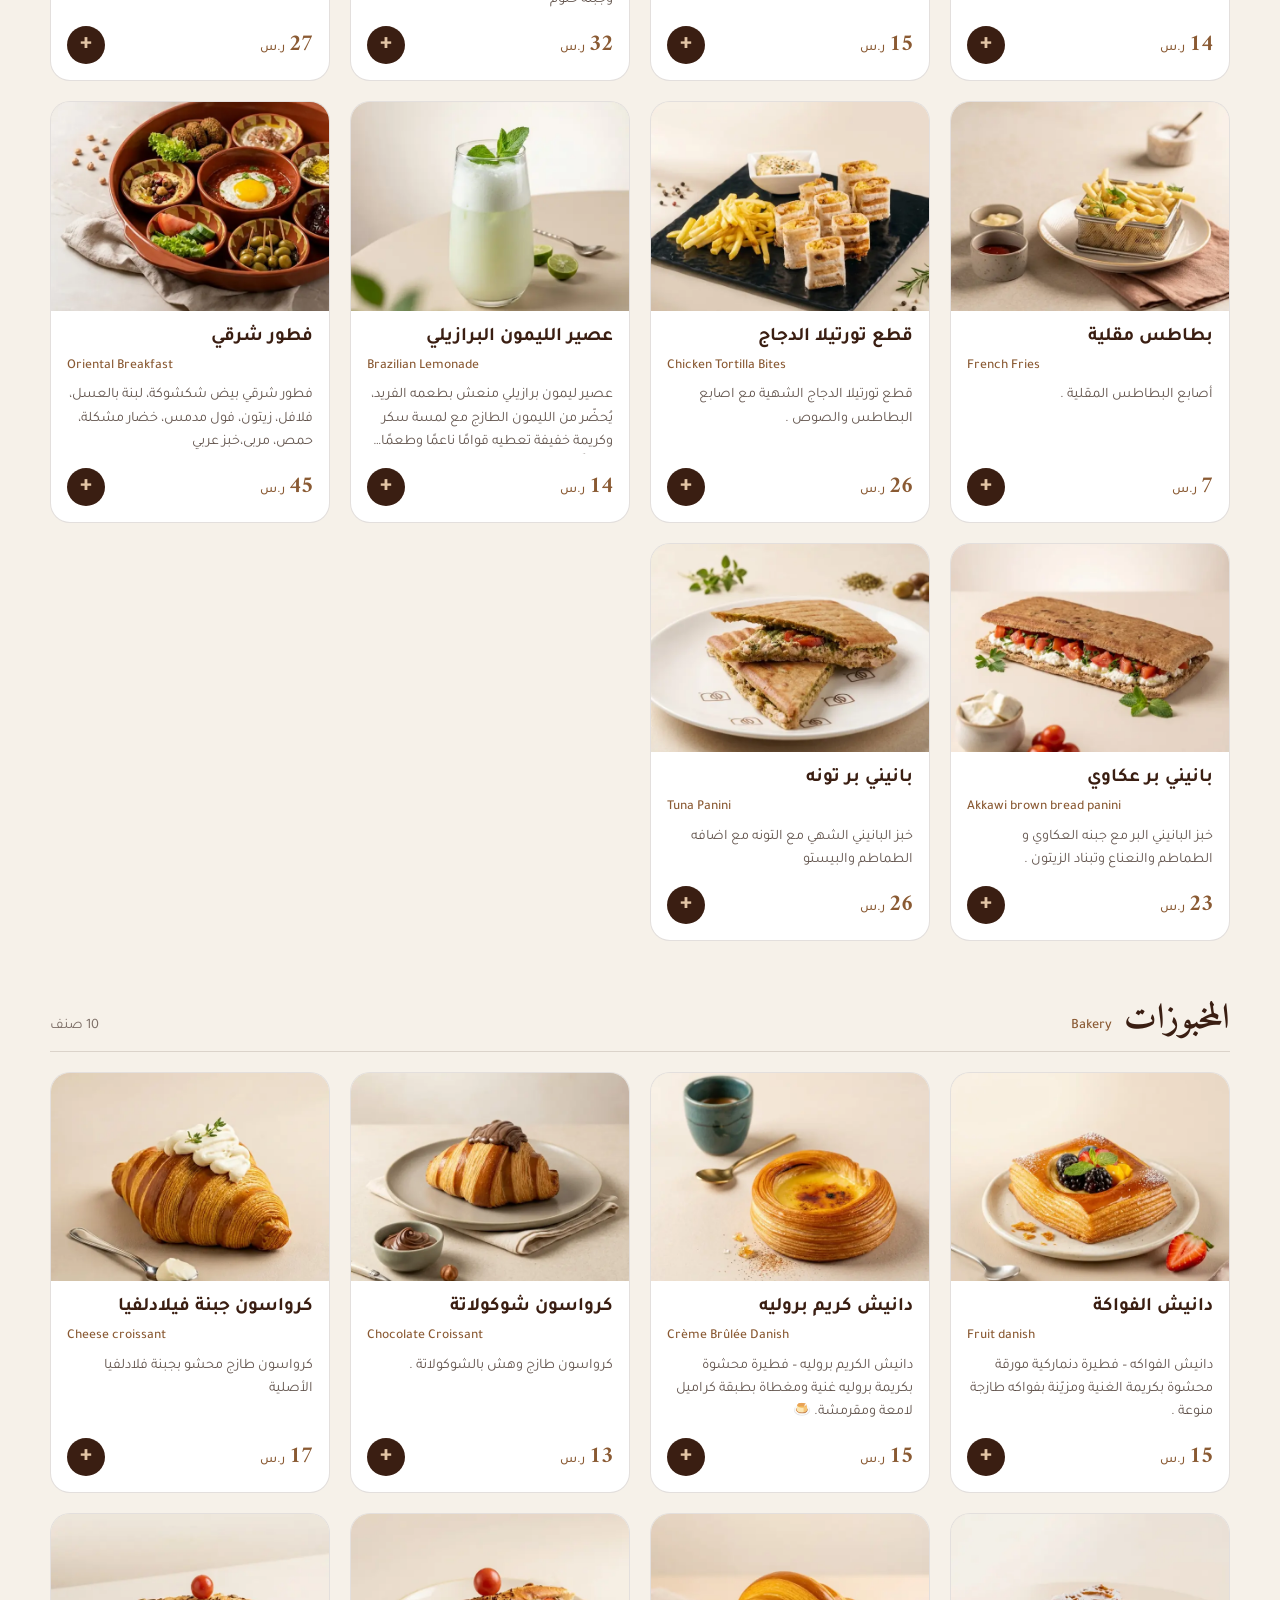
<file: cafe.html>
<!DOCTYPE html>
<html lang="ar" dir="rtl">
<head>
<meta charset="utf-8">
<meta name="viewport" content="width=device-width, initial-scale=1, viewport-fit=cover">
<title>قائمة الكافيه | بوكا</title>
<meta name="description" content="قهوة مختصة، مشروبات باردة وساخنة، فطور، مخبوزات وحلويات.">
<meta name="theme-color" content="#3A1E12">
<link rel="icon" type="image/png" href="assets/img/favicon.png">
<link rel="apple-touch-icon" href="assets/img/apple-touch-icon.png">
<meta property="og:type" content="website"><meta property="og:site_name" content="بوكا | Bocca Di Caffè">
<meta property="og:title" content="قائمة الكافيه | بوكا"><meta property="og:description" content="قهوة مختصة، مشروبات باردة وساخنة، فطور، مخبوزات وحلويات.">
<meta property="og:image" content="assets/img/logo-512.png"><meta property="og:locale" content="ar_SA"><meta property="og:locale:alternate" content="en_US">
<link rel="preconnect" href="https://fonts.googleapis.com">
<link rel="preconnect" href="https://fonts.gstatic.com" crossorigin>
<link href="https://fonts.googleapis.com/css2?family=Amiri:wght@400;700&family=Cormorant+Garamond:wght@500;600;700&family=Inter:wght@400;500;600&family=Tajawal:wght@400;500;700;800&display=swap" rel="stylesheet">
<script>
(function () {
  var l = 'ar', q = null, s = null;
  try { q = new URLSearchParams(location.search).get('lang'); } catch (e) {}
  try { s = localStorage.getItem('bocca_lang'); } catch (e) {}
  if (q === 'en' || q === 'ar') l = q; else if (s === 'en' || s === 'ar') l = s;
  var d = document.documentElement;
  d.lang = l; d.dir = (l === 'ar') ? 'rtl' : 'ltr'; d.classList.add('js');
  try { if (sessionStorage.getItem('bocca_pre')) d.classList.add('nopre'); } catch (e) {}
  window.__B_LANG = l;
})();
</script>
<link rel="stylesheet" href="assets/style.css">
</head>
<body id="top" data-pg="cafe" data-sec="cafe" data-menu="cafe">

<svg width="0" height="0" style="position:absolute" aria-hidden="true" focusable="false">
  <defs>
    <linearGradient id="gold-grad" x1="0" y1="0" x2="1" y2="1"><stop offset="0" stop-color="#E3C5A5"/><stop offset="1" stop-color="#C08B5C"/></linearGradient>
    <symbol id="star8" viewBox="0 0 24 24"><rect x="5" y="5" width="14" height="14" stroke-linejoin="round"/><path d="M12 1.5 22.5 12 12 22.5 1.5 12z" stroke-linejoin="round"/><circle cx="12" cy="12" r="2.2"/></symbol>
    <pattern id="pat-star" width="80" height="80" patternUnits="userSpaceOnUse">
      <g fill="none" stroke="#C08B5C" stroke-width="1"><rect x="20" y="20" width="40" height="40"/><path d="M40 6 74 40 40 74 6 40z"/><circle cx="40" cy="40" r="5"/></g>
      <g fill="#C08B5C"><circle cx="0" cy="0" r="2"/><circle cx="80" cy="0" r="2"/><circle cx="0" cy="80" r="2"/><circle cx="80" cy="80" r="2"/></g>
    </pattern>
  </defs>
</svg>

<div class="progress" id="progress" aria-hidden="true"></div>
<a class="skip" href="#main" data-i18n="skip">انتقل إلى المحتوى</a>
<header class="nav" id="nav">
  <div class="container nav-in">
    <a class="logo" href="index.html" data-i18n-aria="logoAria" aria-label="بوكا - الصفحة الرئيسية">
      <span class="logo-img" role="img" aria-label="Bocca logo"></span>
      <span class="logo-text"><span data-i18n="brand">بوكا</span><small>Bocca Di Caffè</small></span>
    </a>
    <nav class="nav-links" data-i18n-aria="navAria" aria-label="التنقل الرئيسي">
      <a href="index.html" data-i18n="navHome">الرئيسية</a>
      <a href="about.html" data-i18n="navAbout">من نحن</a>
      <a href="cafe.html" aria-current="page" data-i18n="navCafe">الكافيه</a>
      <a href="restaurant.html" data-i18n="navRest">المطعم</a>
      <a href="reviews.html" data-i18n="navReviews">التقييمات</a>
      <a href="index.html#branches" data-i18n="navBranches">فروعنا</a>
      <a href="#contact" data-i18n="navContact">تواصل معنا</a>
    </nav>
    <div class="nav-actions">
      <button class="lang" id="langBtn" type="button">EN</button>
      <a class="btn btn-gold btn-sm btn-pulse nav-order" href="#order" data-i18n="navOrder">اطلب الآن</a>
      <button class="burger" id="burger" type="button" aria-expanded="false" aria-controls="mnav" data-i18n-aria="menuOpen" aria-label="فتح القائمة"><span></span><span></span><span></span></button>
    </div>
  </div>
</header>

<div class="mnav" id="mnav" aria-hidden="true">
  <nav data-i18n-aria="navAria" aria-label="التنقل الرئيسي">
    <a href="index.html" style="--i:0" data-i18n="navHome">الرئيسية</a>
    <a href="about.html" style="--i:1" data-i18n="navAbout">من نحن</a>
    <a href="cafe.html" aria-current="page" style="--i:2" data-i18n="navCafe">الكافيه</a>
    <a href="restaurant.html" style="--i:3" data-i18n="navRest">المطعم</a>
    <a href="reviews.html" style="--i:4" data-i18n="navReviews">التقييمات</a>
    <a href="index.html#branches" style="--i:5" data-i18n="navBranches">فروعنا</a>
    <a href="#contact" style="--i:6" data-i18n="navContact">تواصل معنا</a>
    <a class="btn btn-gold" href="#order" style="--i:7" data-i18n="navOrder">اطلب الآن</a>
  </nav>
</div>

<main id="main">
<section class="page-hero">
  <svg class="orn-bg" aria-hidden="true" focusable="false"><rect width="100%" height="100%" fill="url(#pat-star)"/></svg>
  <div class="container">
    <ol class="crumbs"><li><a href="index.html" data-i18n="crumbHome">الرئيسية</a></li><li aria-current="page" data-i18n="cafeTitle">قائمة الكافيه</li></ol>
    <h1 data-i18n="cafeTitle">قائمة الكافيه</h1><p class="hero-en">Bocca Café Menu</p>
    <div class="divider" aria-hidden="true"><i></i><svg viewBox="0 0 24 24"><use href="#star8"/></svg><i></i></div>
    <p data-i18n="cafeSub">قهوة مختصة، مشروبات باردة وساخنة، فطور، مخبوزات وحلويات.</p>
    <div class="switch" role="tablist" data-i18n-aria="switchAria" aria-label="تبديل القسم"><a href="cafe.html" class="on" aria-current="page" data-i18n="navCafe">الكافيه</a><a href="restaurant.html" data-i18n="navRest">المطعم</a></div>
  </div>
</section>
<div class="menu-bar" id="menuBar"><div class="container">
  <div class="search"><svg viewBox="0 0 24 24" aria-hidden="true"><circle cx="11" cy="11" r="6.5"/><path d="m16 16 4.5 4.5"/></svg><input type="search" id="menuSearch" data-i18n-ph="searchPh" placeholder="ابحث في القائمة…" data-i18n-aria="searchAria" aria-label="ابحث في القائمة" autocomplete="off" enterkeyhint="search"></div>
  <nav class="chips" id="chips" data-i18n-aria="chipsAria" aria-label="أقسام القائمة"></nav>
</div></div>
<section class="section menu-sec"><div class="container">
  <p class="menu-note" data-i18n="cafeNote">الأسعار بالريال السعودي وتشمل ضريبة القيمة المضافة 15%.</p>
  <div id="menuRoot"></div><p class="empty" id="empty" hidden data-i18n="empty">ما لقينا صنف بهذا الاسم. جرّب كلمة ثانية.</p>
</div></section>

<section class="order" id="order" aria-labelledby="order-title">
  <svg class="orn-bg" aria-hidden="true" focusable="false"><rect width="100%" height="100%" fill="url(#pat-star)"/></svg>
  <div class="container">
    <div class="section-head reveal">
      <h2 id="order-title" data-i18n="readyTitle">جاهز تطلب؟</h2>
      <p data-i18n="readySub">اطلب عبر واتساب أو اتصل بنا أو اطلب عبر هنقرستيشن.</p>
    </div>
    <div class="order-grid" data-stagger>
      <a class="order-opt" data-wa href="#" target="_blank" rel="noopener noreferrer"><span class="ic"><svg viewBox="0 0 24 24" aria-hidden="true"><path d="M20.5 11.5a8.5 8.5 0 0 1-12.6 7.4L3.5 20.5l1.6-4.2A8.5 8.5 0 1 1 20.5 11.5z"/><path d="M9 8.5c0 3.5 3 6.5 6.5 6.5l1.2-1.6-2.2-1.1-1 .8a5 5 0 0 1-2.4-2.4l.8-1-1.1-2.2z"/></svg></span><span><b data-i18n="optWA">واتساب</b><small data-i18n="optWAsub">راسلنا</small></span></a>
      <a class="order-opt" data-call href="#"><span class="ic"><svg viewBox="0 0 24 24" aria-hidden="true"><path d="M5 4h4l2 5-2.5 1.5a11 11 0 0 0 5 5L15 13l5 2v4a2 2 0 0 1-2 2A16 16 0 0 1 3 6a2 2 0 0 1 2-2z"/></svg></span><span><b data-i18n="optCall">اتصال</b><small class="ltr" data-phone-text></small></span></a>
      <a class="order-opt" data-hs href="#" target="_blank" rel="noopener noreferrer"><span class="ic"><svg viewBox="0 0 24 24" aria-hidden="true"><circle cx="6.5" cy="17" r="2.5"/><circle cx="17.5" cy="17" r="2.5"/><path d="M9 17h6l-2-8h-3M13 9h3l1.5 8M4 8h5"/></svg></span><span><b data-i18n="optHS">هنقرستيشن</b><small data-i18n="optHSsub">توصيل لباب البيت</small></span></a>
    </div>
  </div>
</section>

</main>

<footer id="contact">
  <svg class="orn-bg" aria-hidden="true" focusable="false" style="opacity:.06"><rect width="100%" height="100%" fill="url(#pat-star)"/></svg>
  <div class="container">
    <div class="foot-grid">
      <div>
        <div class="foot-logo"><span class="logo-img" role="img" aria-label="Bocca logo"></span><span data-i18n="brand">بوكا</span></div>
        <p data-i18n="tagline">منبع القهوة في الباحة</p>
      </div>
      <div>
        <h4 data-i18n="footHours">ساعات العمل</h4>
        <p data-i18n="hoursText">نغلق الساعة ١٢ منتصف الليل</p>
      </div>
      <div>
        <h4 data-i18n="footSections">الأقسام</h4>
        <ul>
          <li><a href="index.html" data-i18n="navHome">الرئيسية</a></li>
          <li><a href="about.html" data-i18n="navAbout">من نحن</a></li>
          <li><a href="cafe.html" data-i18n="cafeTitle">قائمة الكافيه</a></li>
          <li><a href="restaurant.html" data-i18n="restTitle">قائمة المطعم</a></li>
          <li><a href="reviews.html" data-i18n="navReviews">التقييمات</a></li>
          <li><a href="index.html#branches" data-i18n="navBranches">فروعنا</a></li>
        </ul>
      </div>
      <div>
        <h4 data-i18n="footContact">تواصل معنا</h4>
        <ul>
          <li class="foot-social"><svg viewBox="0 0 24 24" aria-hidden="true"><path d="M5 4h4l2 5-2.5 1.5a11 11 0 0 0 5 5L15 13l5 2v4a2 2 0 0 1-2 2A16 16 0 0 1 3 6a2 2 0 0 1 2-2z"/></svg><a data-call href="#"><span class="ltr" data-phone-text></span></a></li>
          <li class="foot-social" data-social="tiktokCafe"><svg viewBox="0 0 24 24" aria-hidden="true"><path d="M14 4v10.5a3.5 3.5 0 1 1-3.5-3.5"/><path d="M14 4c.4 2.4 2 4 4.5 4.2"/></svg><a target="_blank" rel="noopener noreferrer" href="#"><span data-i18n="tkCafe">تيك توك الكافيه</span> <span class="ltr" data-user></span></a></li>
          <li class="foot-social" data-social="tiktokRest"><svg viewBox="0 0 24 24" aria-hidden="true"><path d="M14 4v10.5a3.5 3.5 0 1 1-3.5-3.5"/><path d="M14 4c.4 2.4 2 4 4.5 4.2"/></svg><a target="_blank" rel="noopener noreferrer" href="#"><span data-i18n="tkRest">تيك توك المطعم</span> <span class="ltr" data-user></span></a></li>
          <li class="foot-social" data-social="snapchat"><svg viewBox="0 0 24 24" aria-hidden="true"><path d="M12 3c-3 0-5 2.2-5 5v3l-2 2 2 .8c.5 1 1.3 1.6 2.4 1.9L9 18l3-1 3 1-.4-2.3c1.1-.3 1.9-.9 2.4-1.9l2-.8-2-2V8c0-2.8-2-5-5-5z"/></svg><a target="_blank" rel="noopener noreferrer" href="#"><span data-i18n="snap">سناب شات</span> <span class="ltr" data-user></span></a></li>
        </ul>
      </div>
    </div>
    <p class="copy" data-i18n="copy">© 2026 بوكا / Bocca Di Caffè · الباحة، المملكة العربية السعودية</p>
  </div>
</footer>

<a class="wa-float" data-wa data-i18n-aria="waFloat" aria-label="اطلب عبر واتساب" href="#" target="_blank" rel="noopener noreferrer"><svg viewBox="0 0 24 24" aria-hidden="true"><path d="M20.5 11.5a8.5 8.5 0 0 1-12.6 7.4L3.5 20.5l1.6-4.2A8.5 8.5 0 1 1 20.5 11.5z"/><path d="M9 8.5c0 3.5 3 6.5 6.5 6.5l1.2-1.6-2.2-1.1-1 .8a5 5 0 0 1-2.4-2.4l.8-1-1.1-2.2z"/></svg></a>

<script src="assets/config.js"></script>
<script src="assets/menu-data.js"></script>
<script src="assets/supabase-config.js"></script>
<script src="assets/menu-live.js"></script>
<script src="assets/app.js"></script>
</body>
</html>
</file>
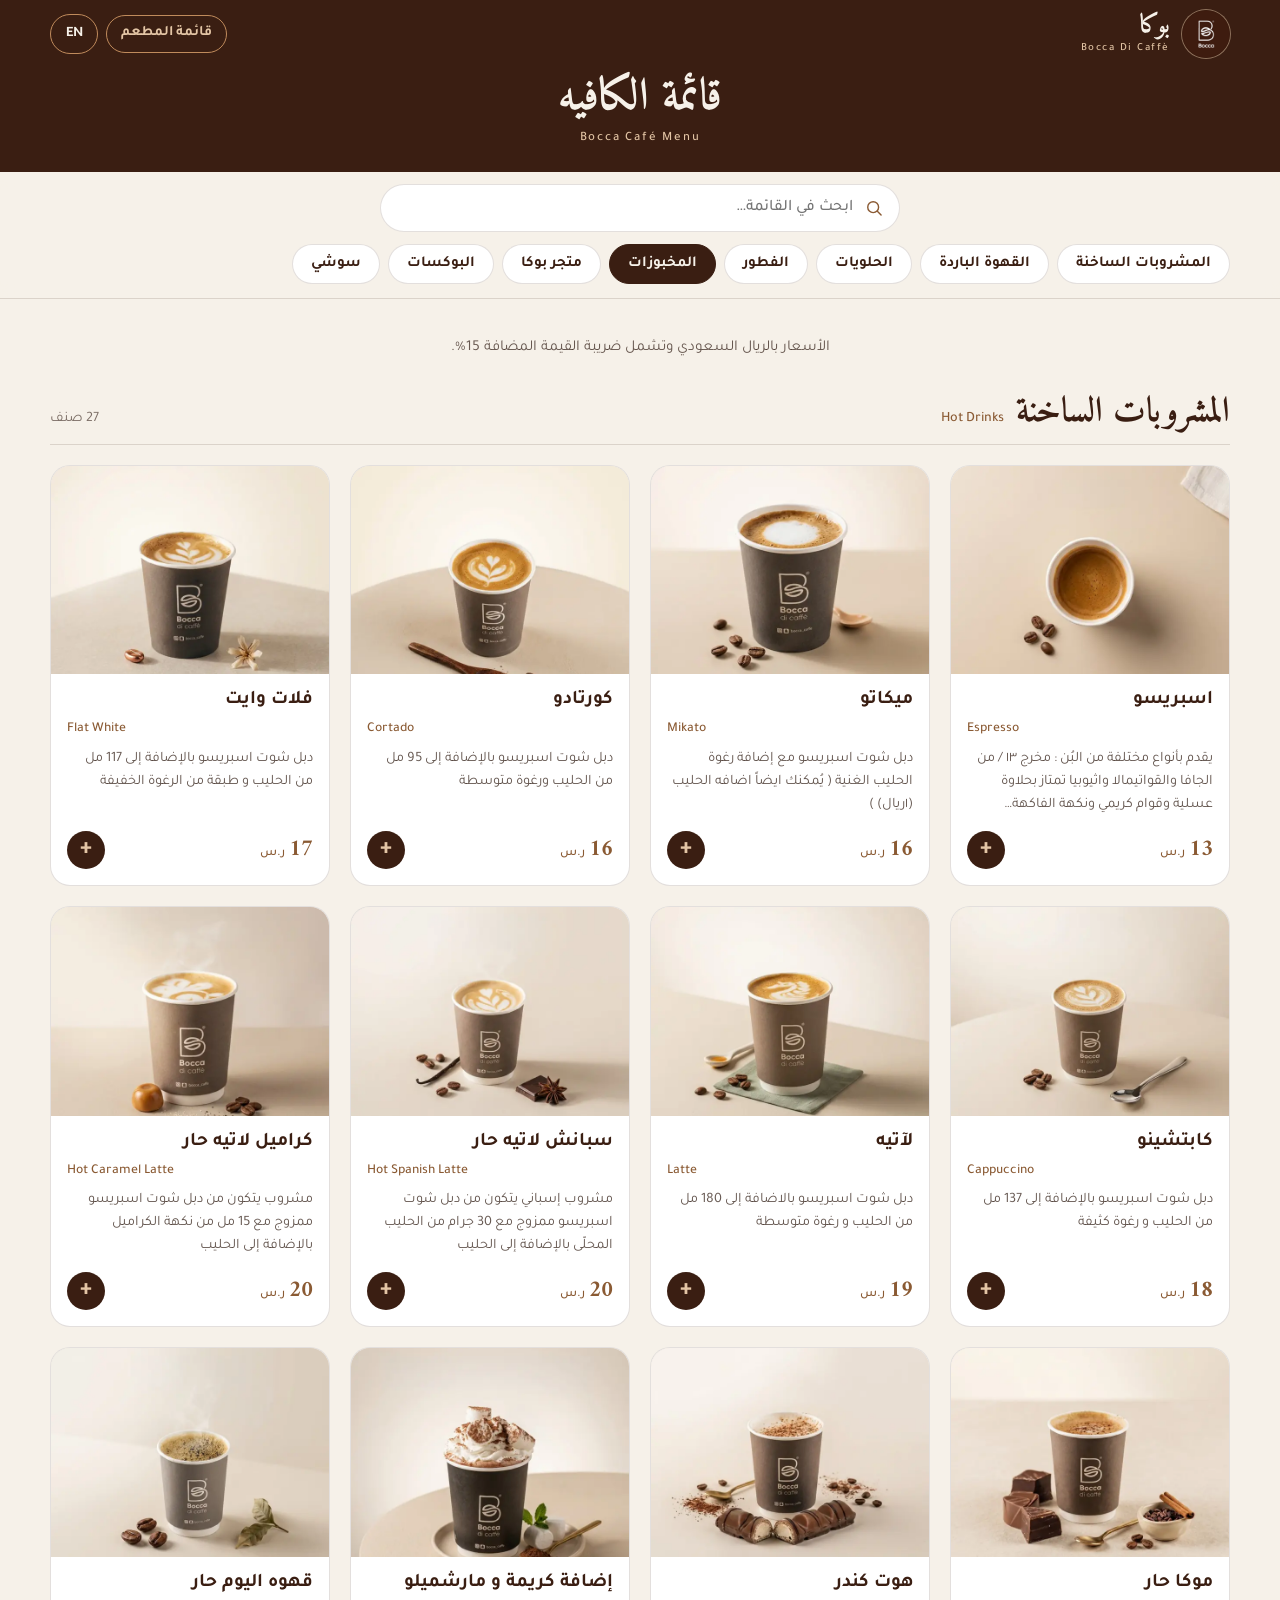
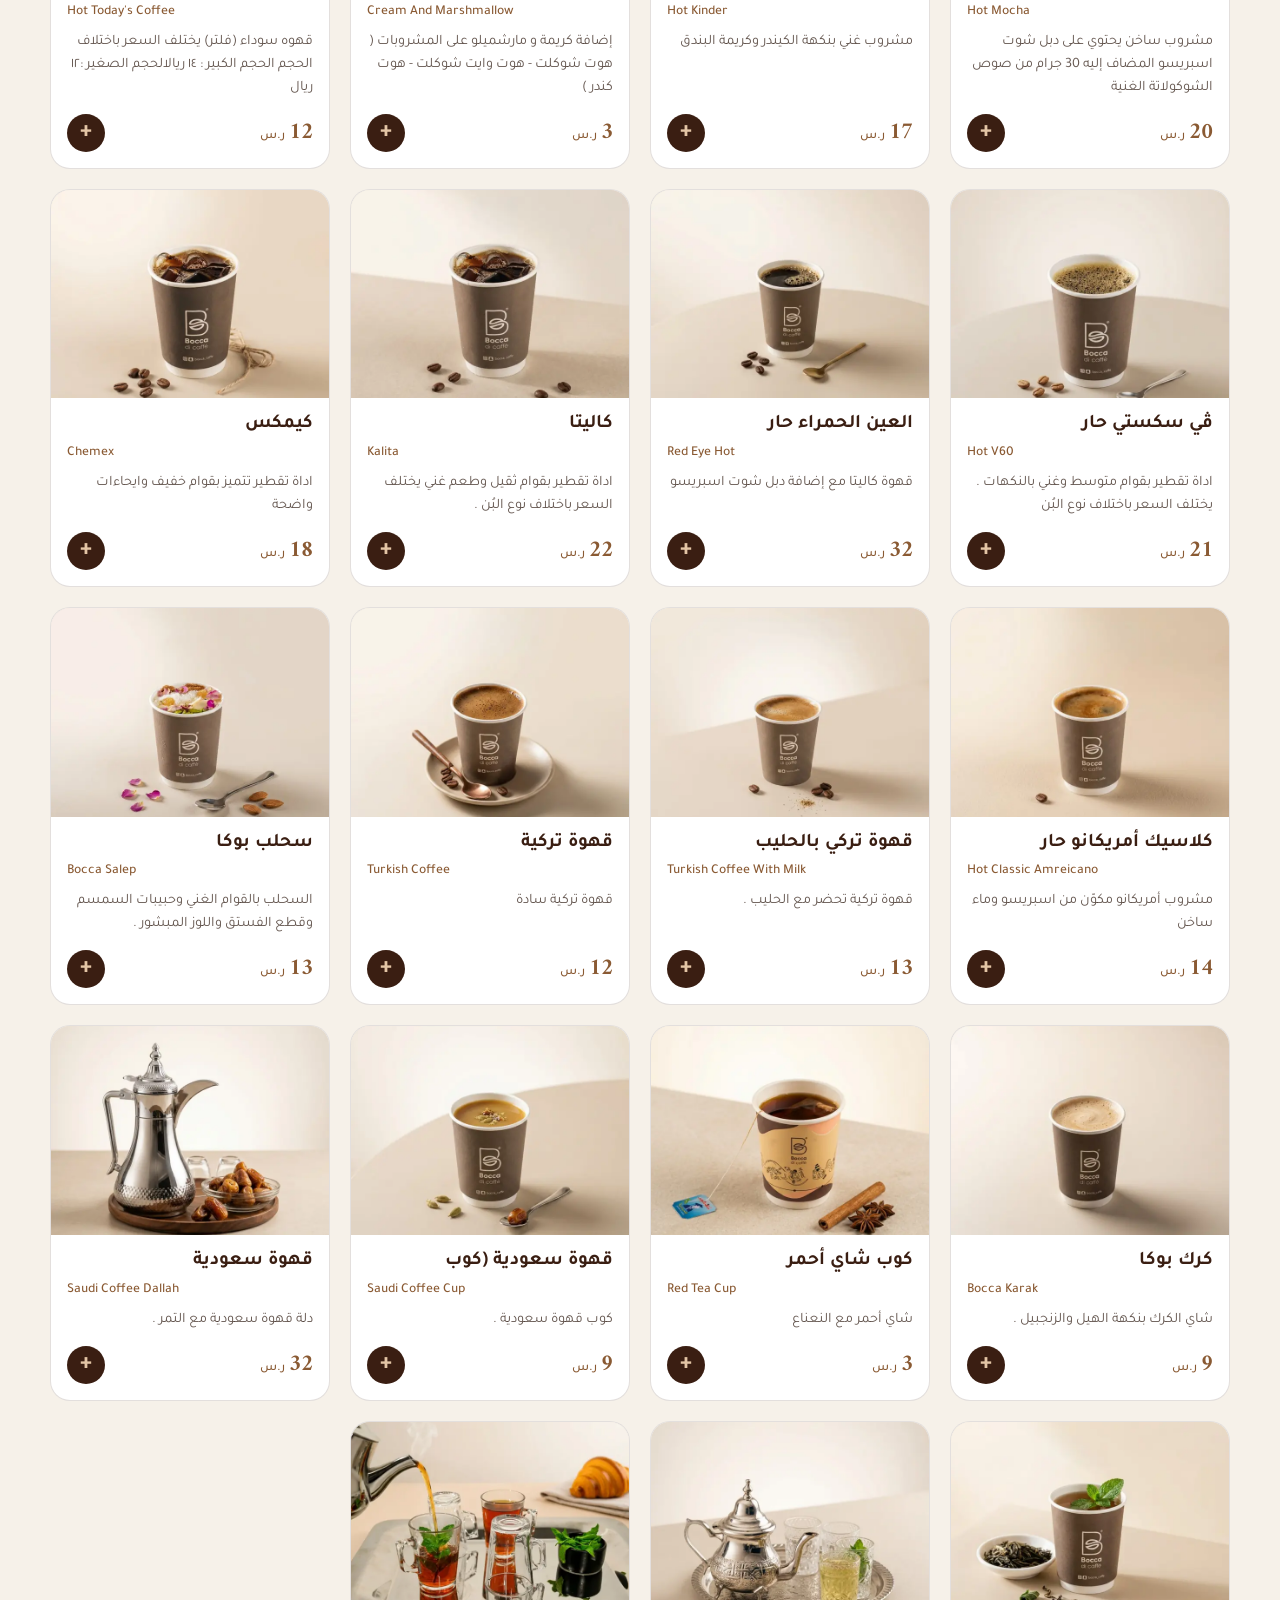
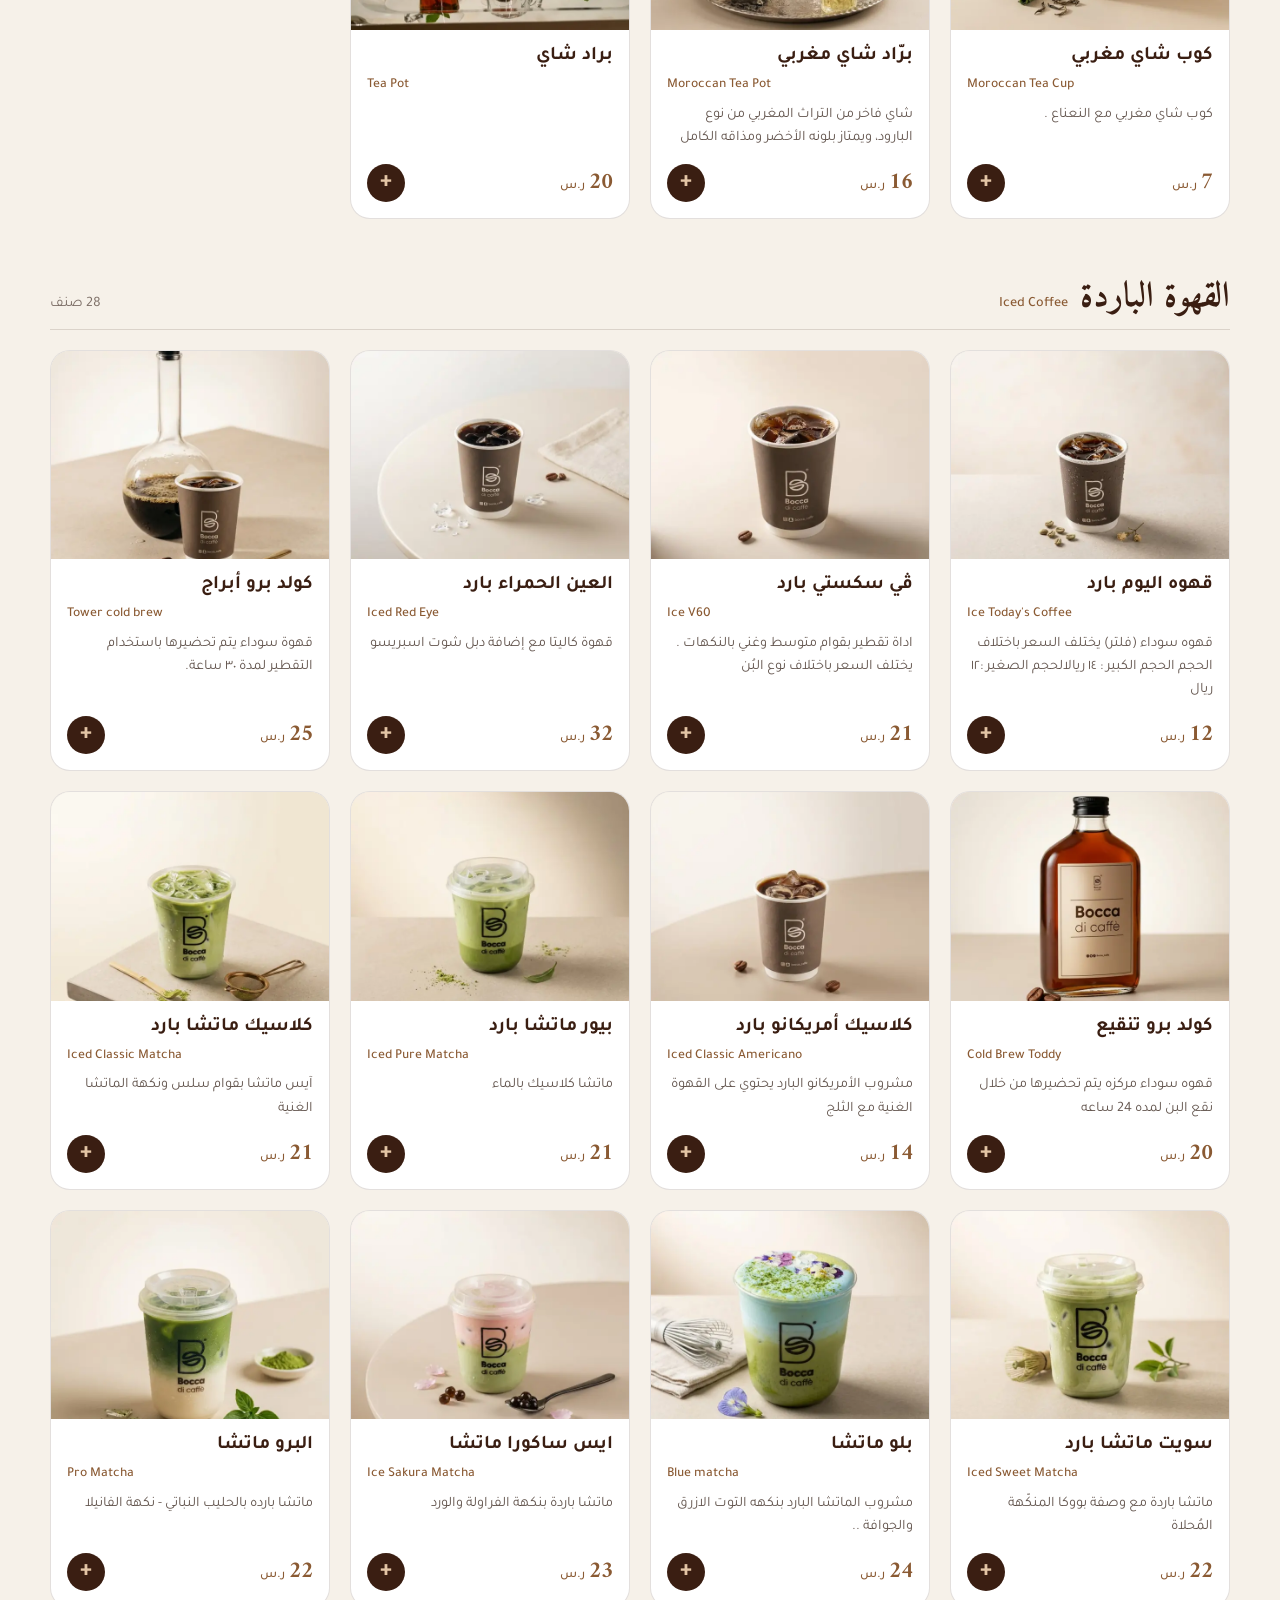
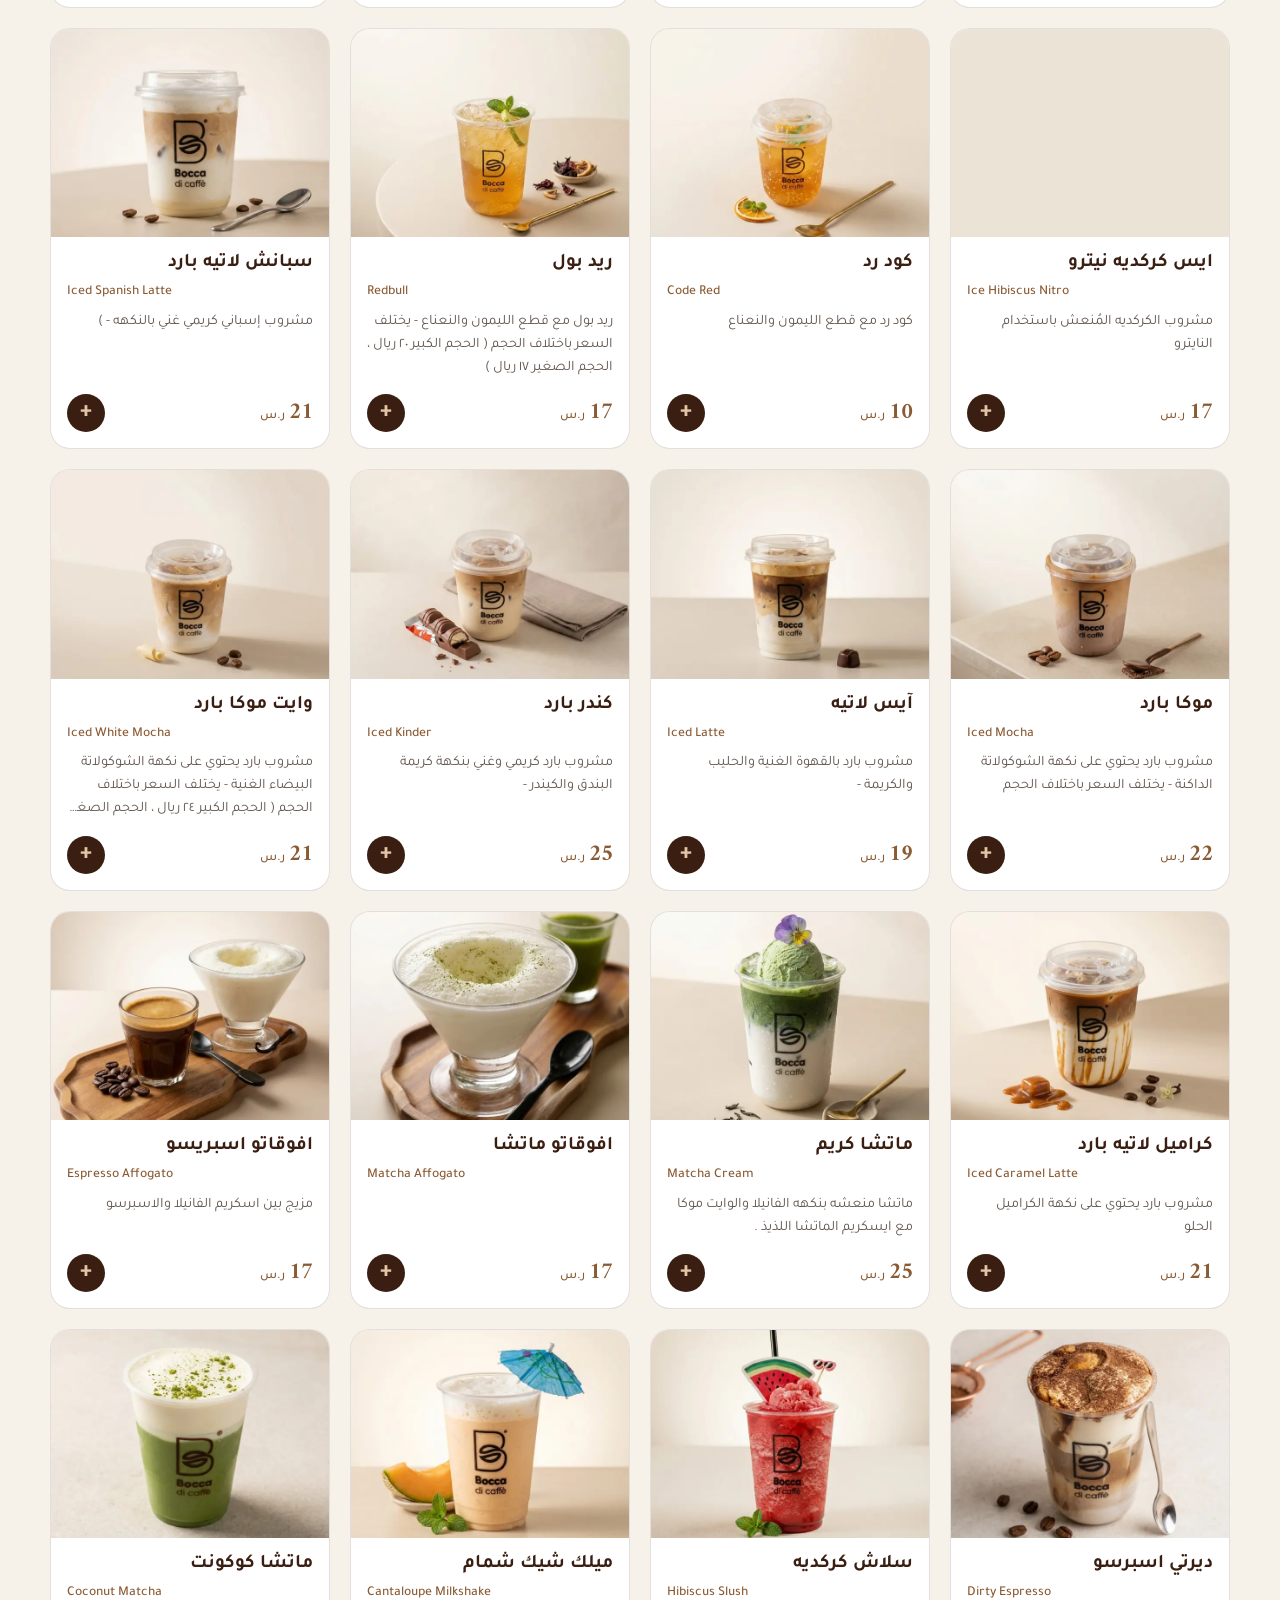
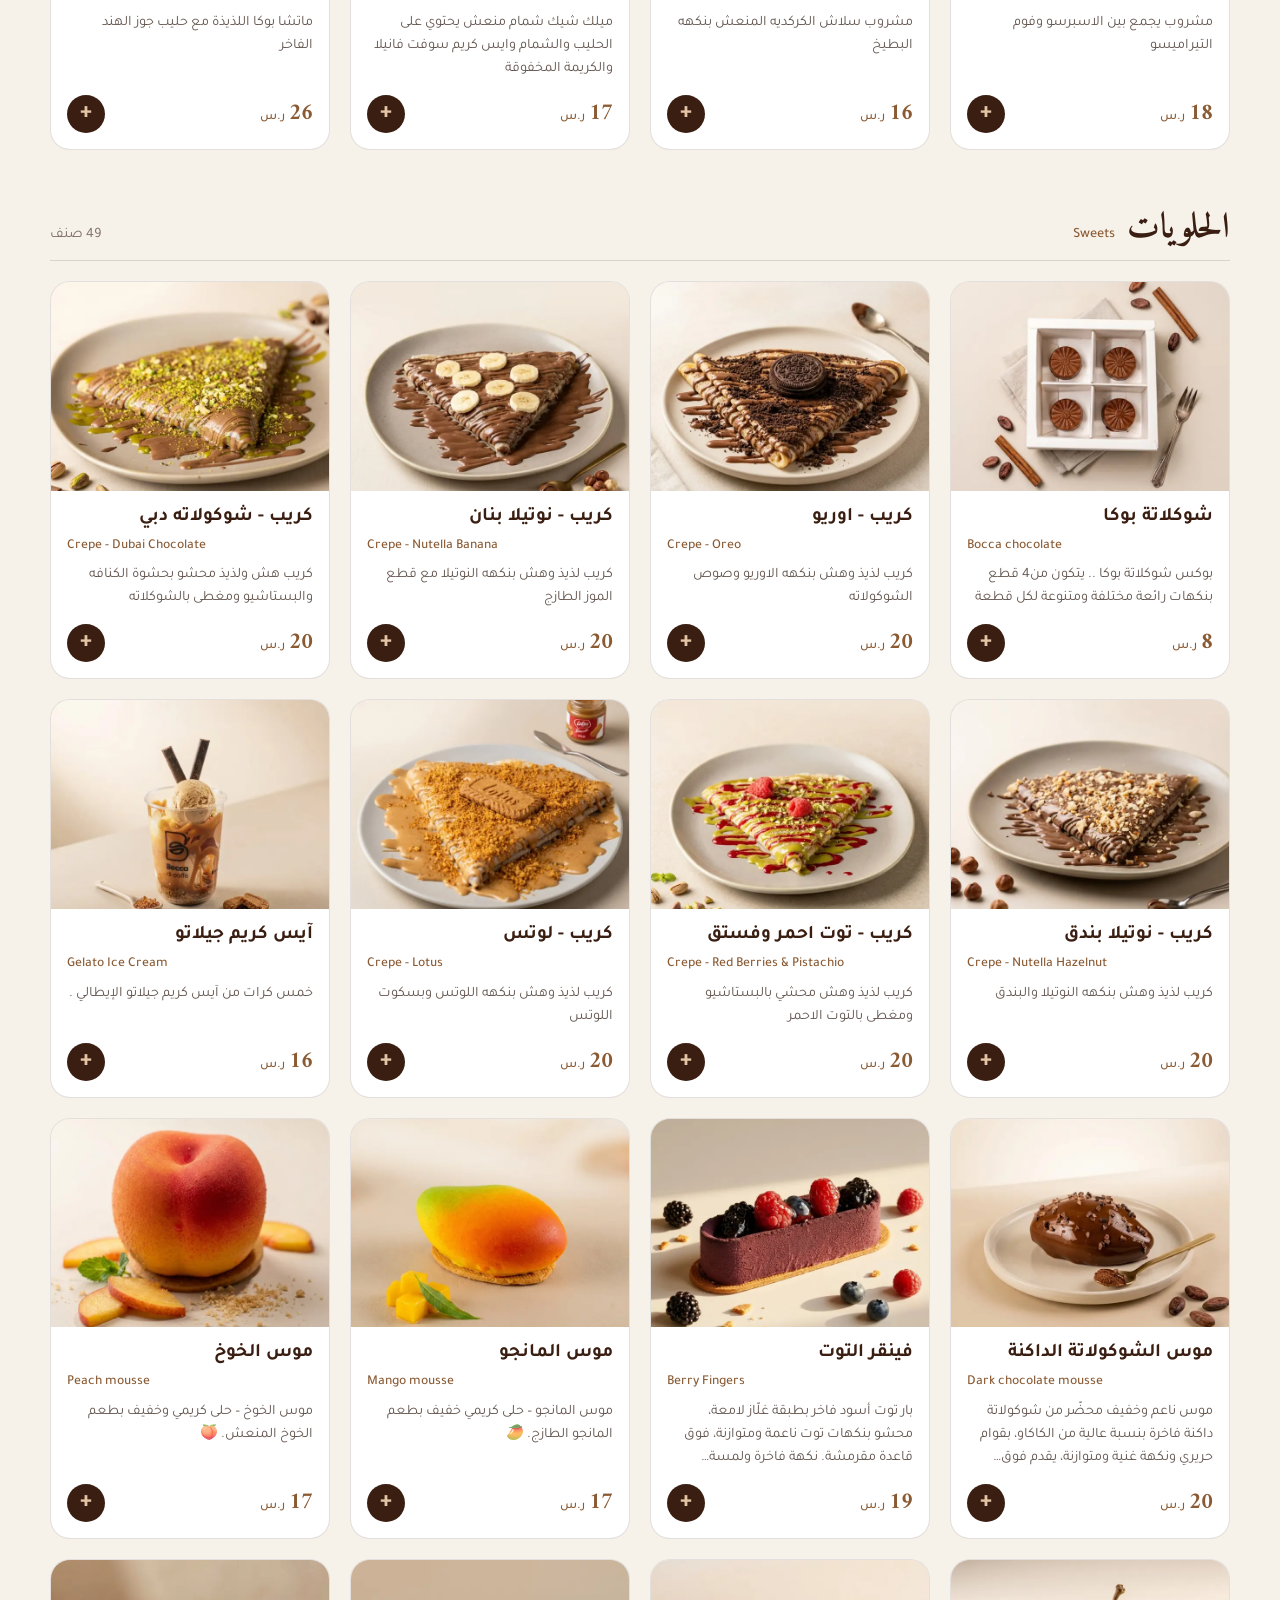
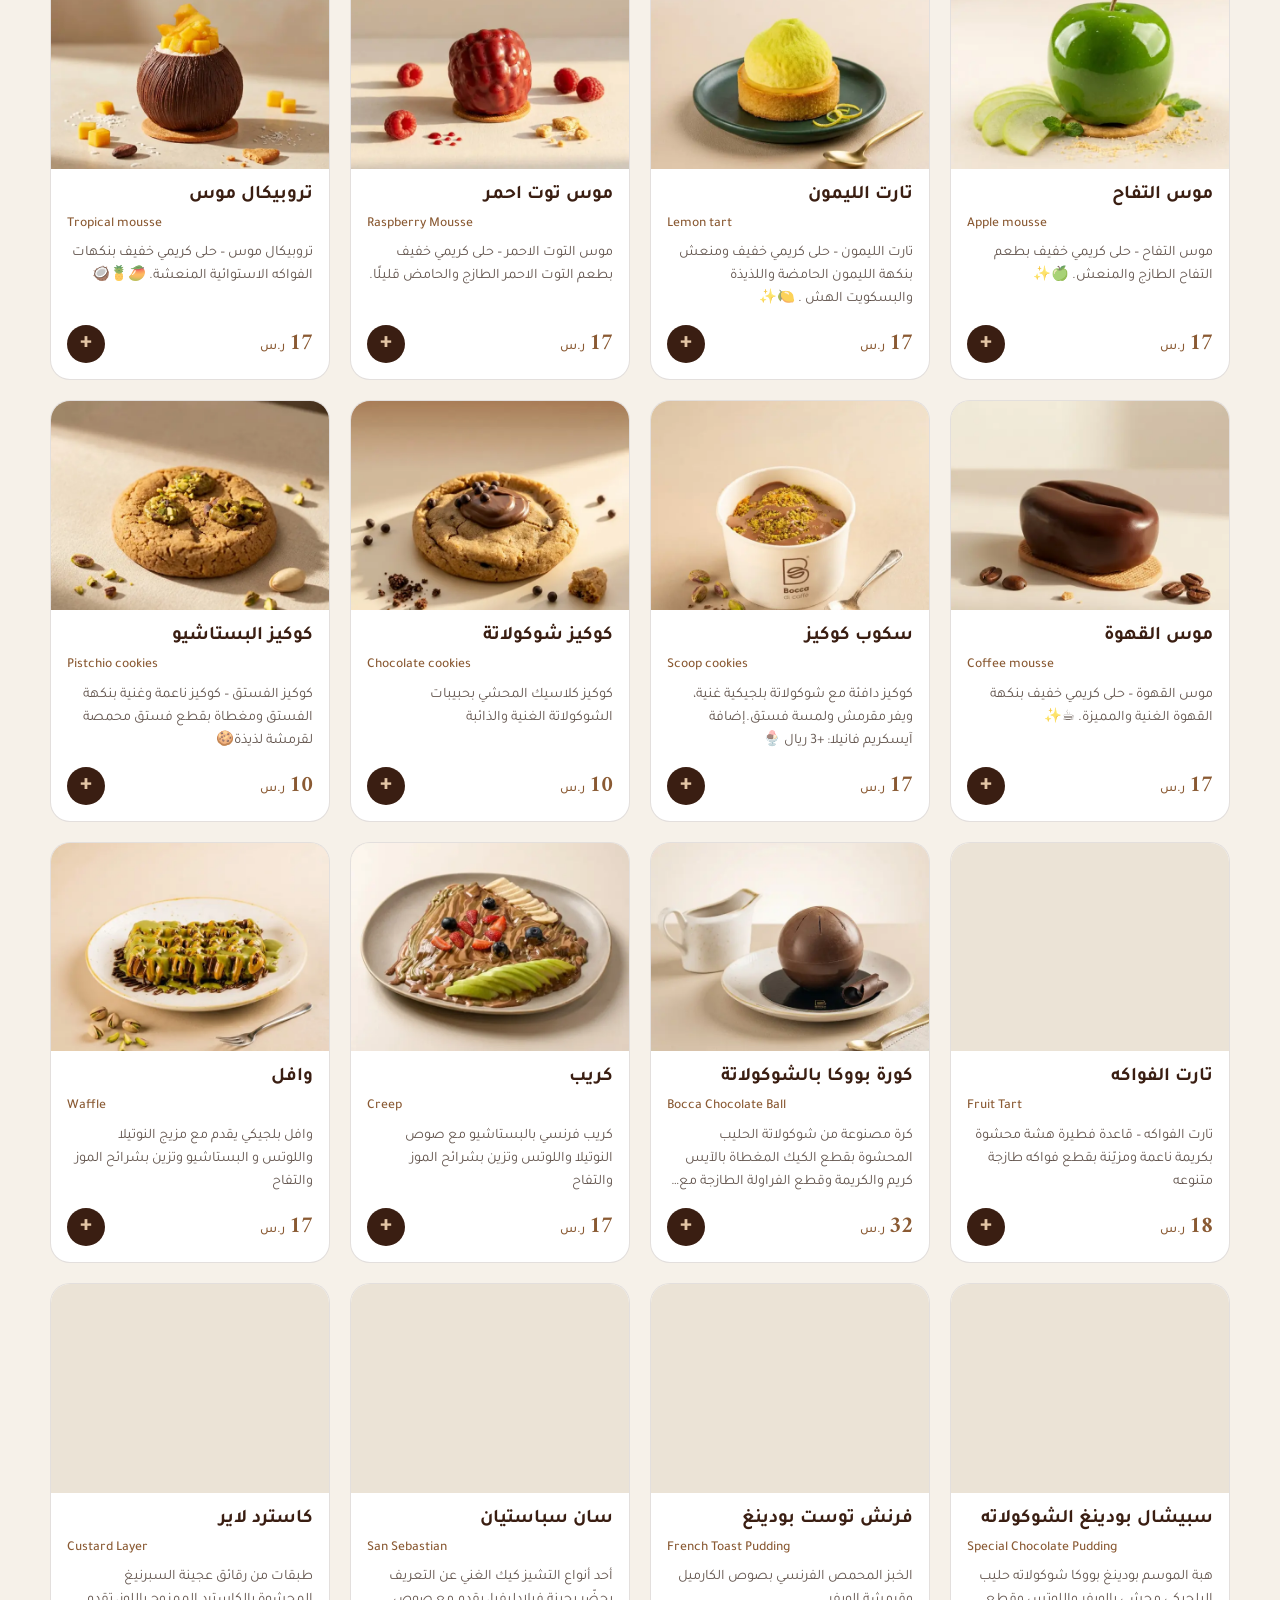
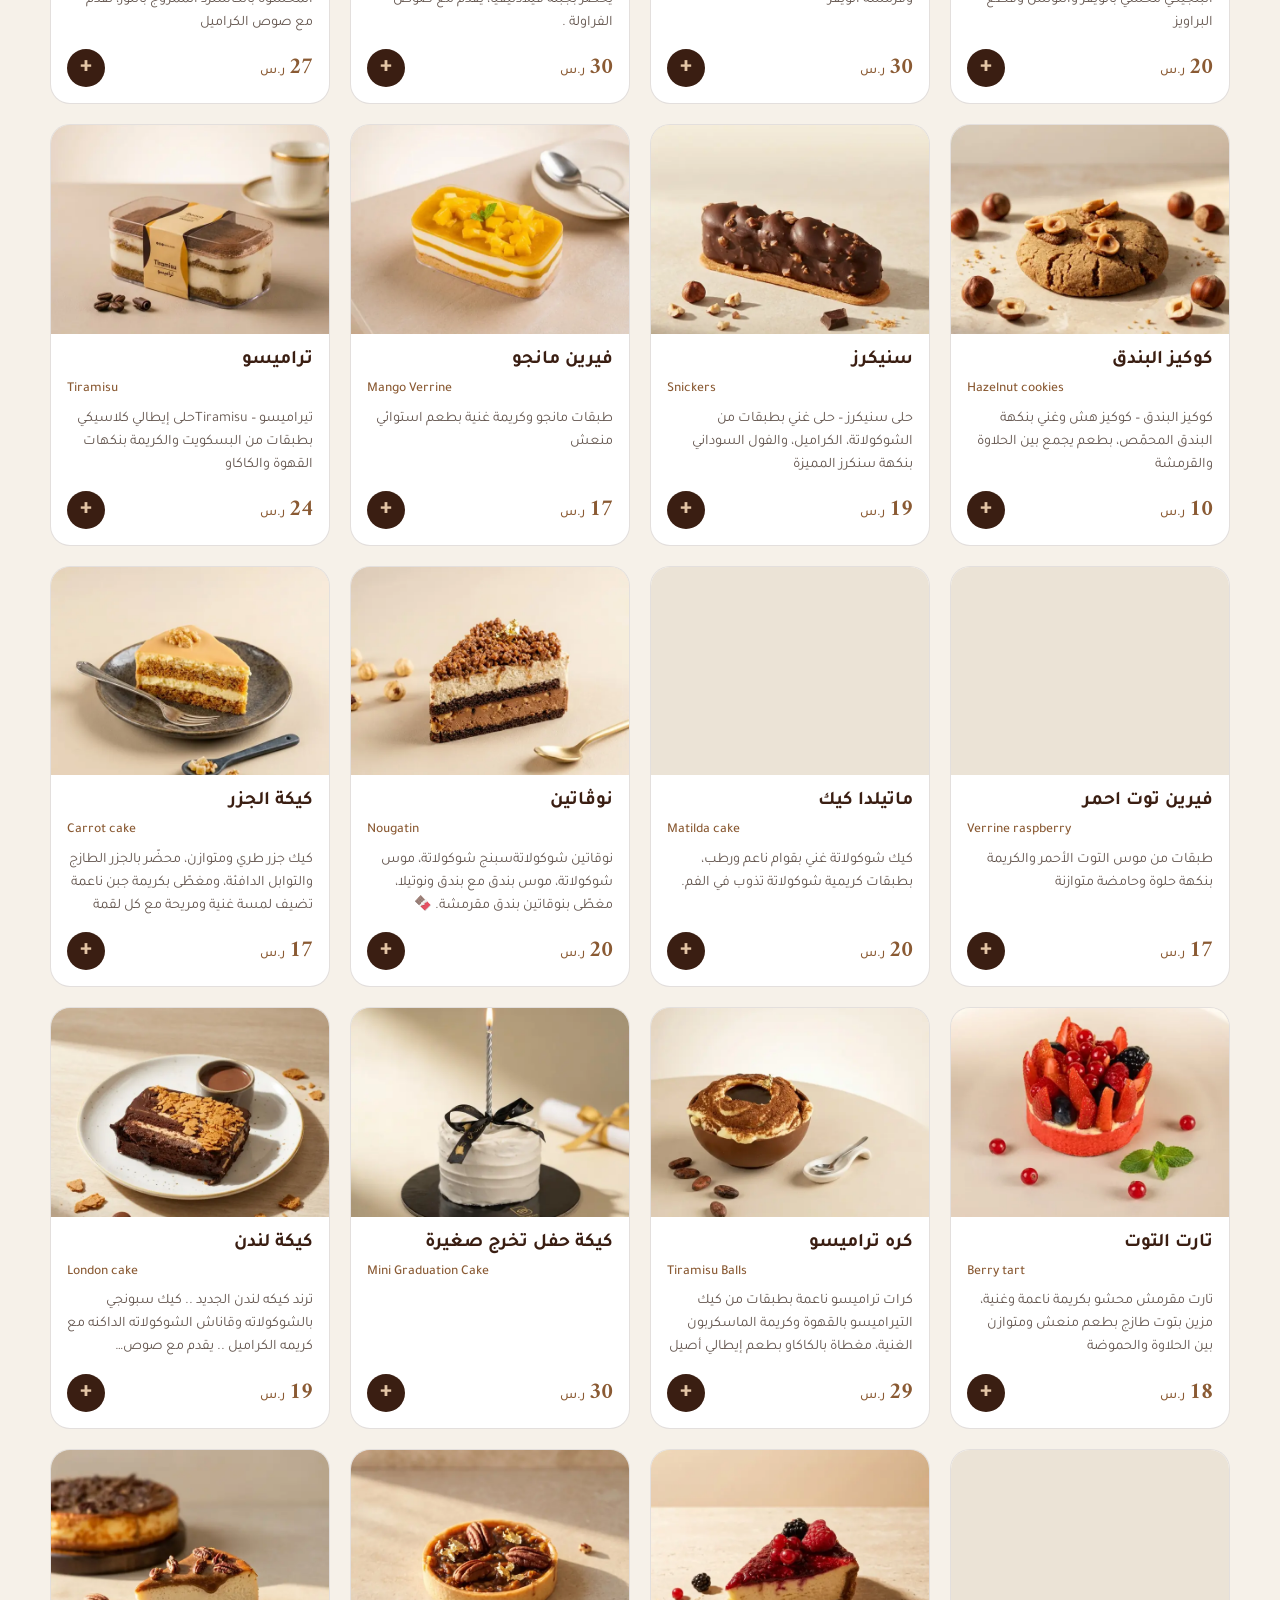
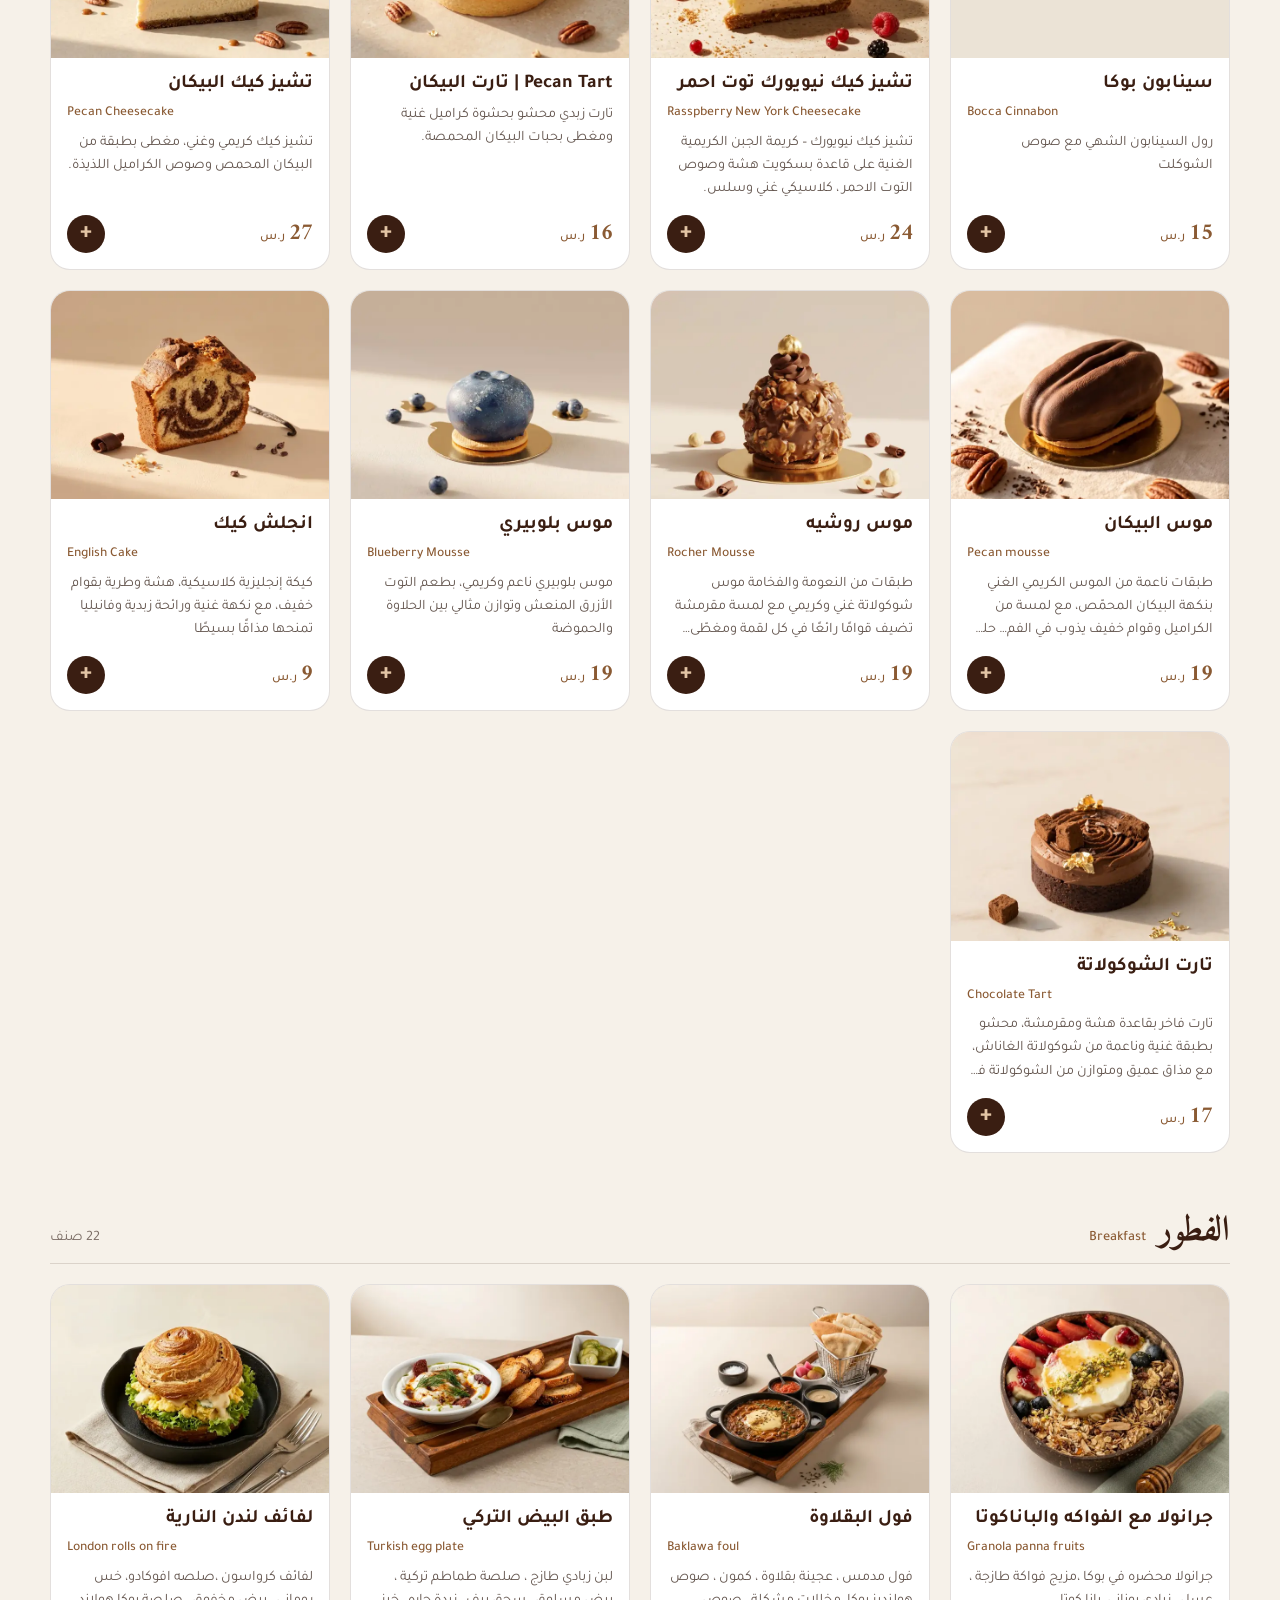
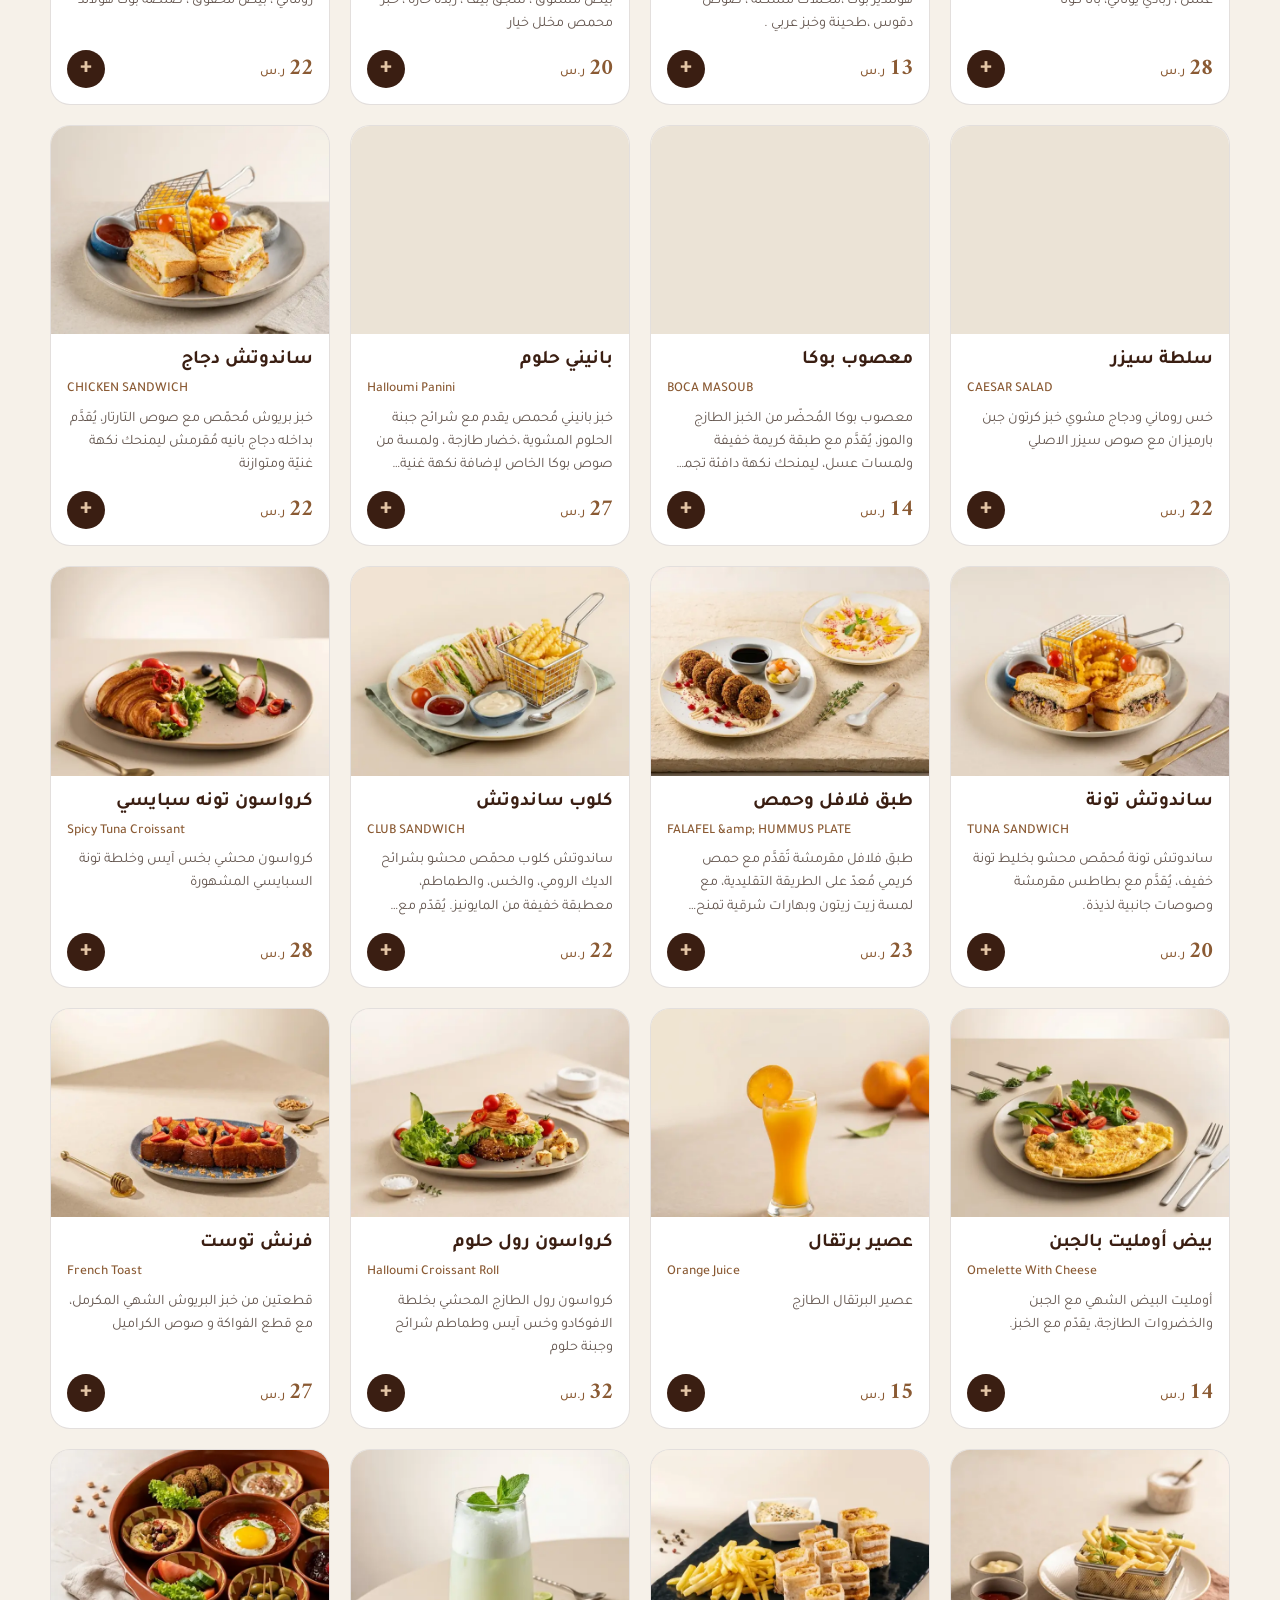
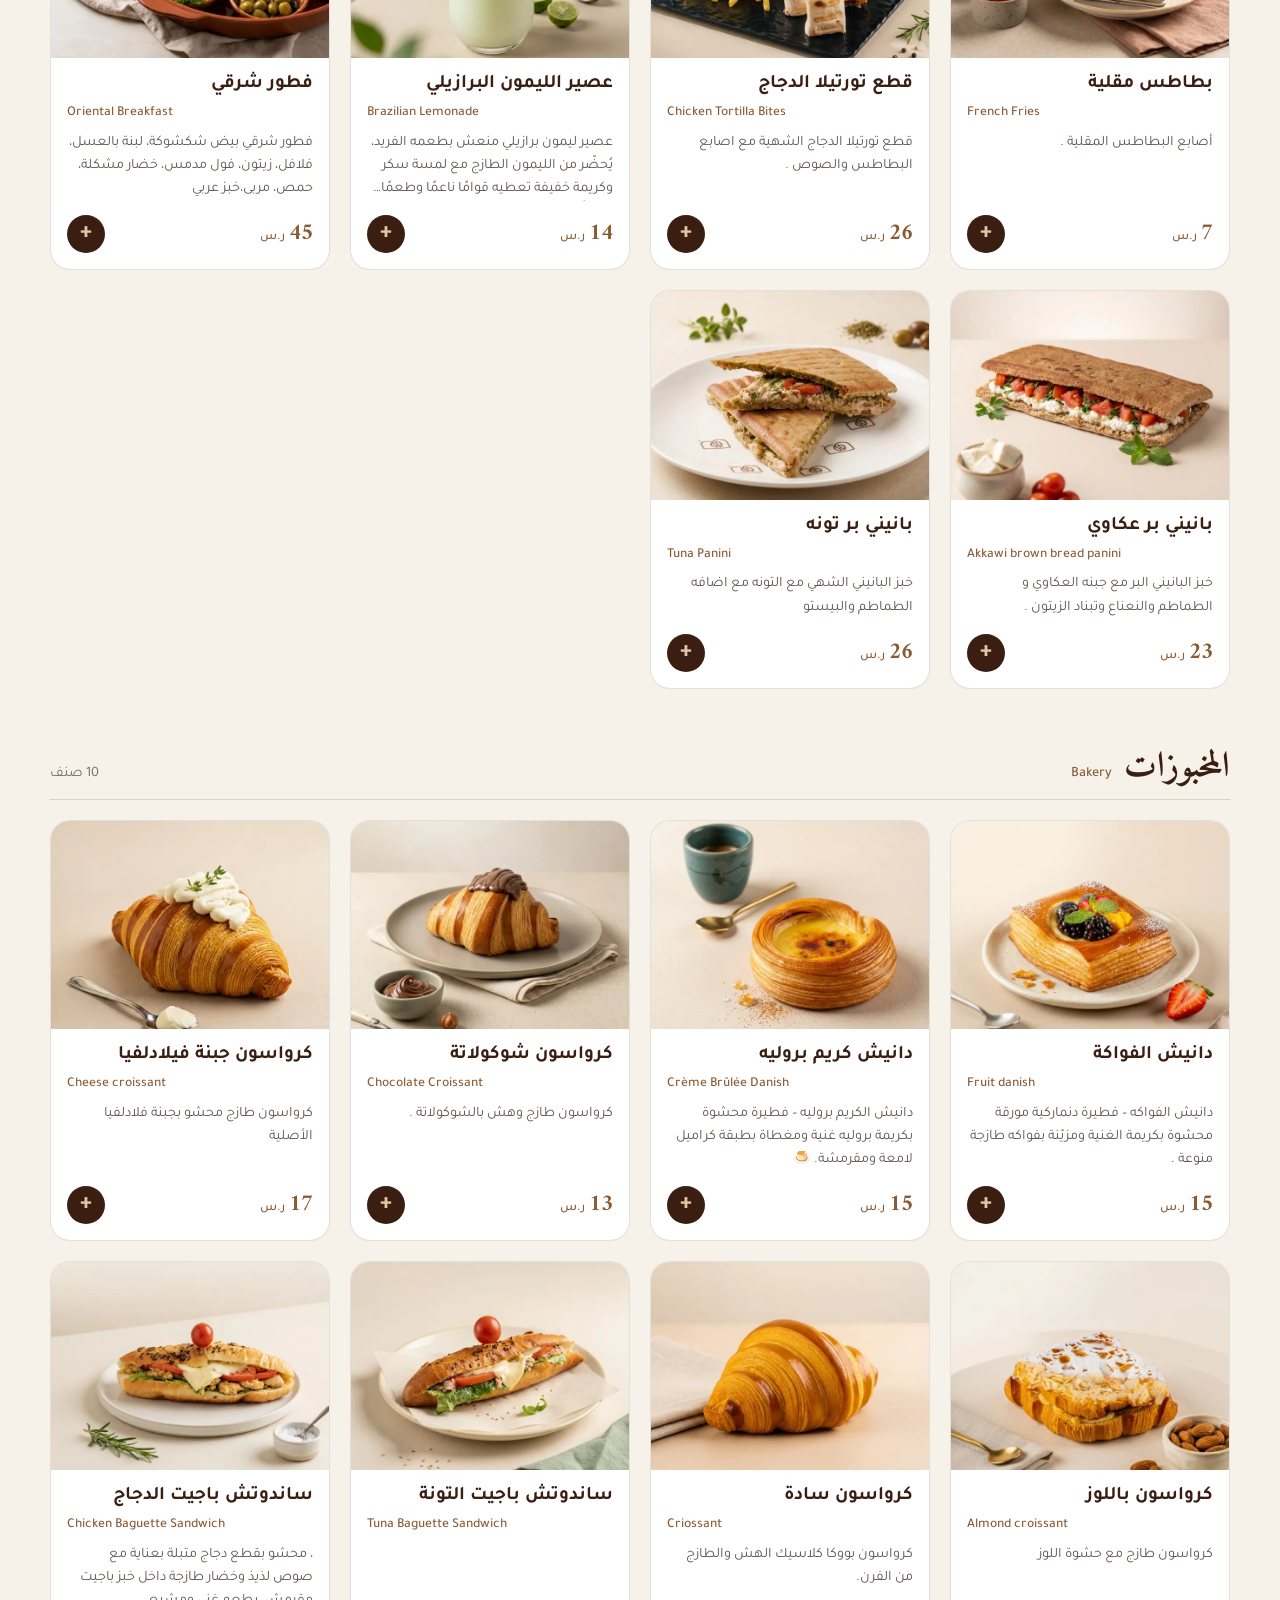
<file: menu-cafe.html>
<!DOCTYPE html>
<html lang="ar" dir="rtl">
<head>
<meta charset="utf-8">
<meta name="viewport" content="width=device-width, initial-scale=1, viewport-fit=cover">
<title>قائمة الكافيه | بوكا</title>
<meta name="description" content="قهوة مختصة، مشروبات باردة وساخنة، فطور، مخبوزات وحلويات.">
<meta name="theme-color" content="#3A1E12">
<link rel="icon" type="image/png" href="assets/img/favicon.png">
<link rel="apple-touch-icon" href="assets/img/apple-touch-icon.png">
<meta property="og:type" content="website"><meta property="og:site_name" content="بوكا | Bocca Di Caffè">
<meta property="og:title" content="قائمة الكافيه | بوكا"><meta property="og:description" content="قهوة مختصة، مشروبات باردة وساخنة، فطور، مخبوزات وحلويات.">
<meta property="og:image" content="assets/img/logo-512.png"><meta property="og:locale" content="ar_SA"><meta property="og:locale:alternate" content="en_US">
<link rel="preconnect" href="https://fonts.googleapis.com">
<link rel="preconnect" href="https://fonts.gstatic.com" crossorigin>
<link href="https://fonts.googleapis.com/css2?family=Amiri:wght@400;700&family=Cormorant+Garamond:wght@500;600;700&family=Inter:wght@400;500;600&family=Tajawal:wght@400;500;700;800&display=swap" rel="stylesheet">
<script>
(function () {
  var l = 'ar', q = null, s = null;
  try { q = new URLSearchParams(location.search).get('lang'); } catch (e) {}
  try { s = localStorage.getItem('bocca_lang'); } catch (e) {}
  if (q === 'en' || q === 'ar') l = q; else if (s === 'en' || s === 'ar') l = s;
  var d = document.documentElement;
  d.lang = l; d.dir = (l === 'ar') ? 'rtl' : 'ltr'; d.classList.add('js');
  try { if (sessionStorage.getItem('bocca_pre')) d.classList.add('nopre'); } catch (e) {}
  window.__B_LANG = l;
})();
</script>
<link rel="stylesheet" href="assets/style.css">
<style>
:root{--nav-h:0px}
.mh{background:var(--choc);color:var(--cream);padding:max(10px,env(safe-area-inset-top)) 0 10px}
.mh-in{display:flex;align-items:center;justify-content:space-between;gap:12px}
.mh .logo{color:var(--cream)}
.mh-act{display:flex;align-items:center;gap:8px}
.mh-sw{border:1.5px solid var(--accent);border-radius:999px;padding:5px 14px;color:var(--accent-2);text-decoration:none;font-weight:700;font-size:.9rem}
.mh-title{background:var(--choc);color:var(--cream);text-align:center;padding:4px 0 22px}
.mh-title h1{margin:0;font-size:clamp(2rem,8vw,2.8rem);line-height:1.2}
.mh-title .hero-en{margin:2px 0 0;font-size:.8rem;letter-spacing:.14em;color:var(--accent-2);direction:ltr}
.mf{text-align:center;padding:22px 0 calc(22px + env(safe-area-inset-bottom));background:var(--choc);color:var(--cream);font-size:.85rem;opacity:.95}
.mf p{margin:0}
</style>

</head>
<body id="top" data-pg="cafe" data-sec="cafe" data-menu="cafe">

<svg width="0" height="0" style="position:absolute" aria-hidden="true" focusable="false">
  <defs>
    <linearGradient id="gold-grad" x1="0" y1="0" x2="1" y2="1"><stop offset="0" stop-color="#E3C5A5"/><stop offset="1" stop-color="#C08B5C"/></linearGradient>
    <symbol id="star8" viewBox="0 0 24 24"><rect x="5" y="5" width="14" height="14" stroke-linejoin="round"/><path d="M12 1.5 22.5 12 12 22.5 1.5 12z" stroke-linejoin="round"/><circle cx="12" cy="12" r="2.2"/></symbol>
    <pattern id="pat-star" width="80" height="80" patternUnits="userSpaceOnUse">
      <g fill="none" stroke="#C08B5C" stroke-width="1"><rect x="20" y="20" width="40" height="40"/><path d="M40 6 74 40 40 74 6 40z"/><circle cx="40" cy="40" r="5"/></g>
      <g fill="#C08B5C"><circle cx="0" cy="0" r="2"/><circle cx="80" cy="0" r="2"/><circle cx="0" cy="80" r="2"/><circle cx="80" cy="80" r="2"/></g>
    </pattern>
  </defs>
</svg>
<header class="mh"><div class="container mh-in">
  <span class="logo"><span class="logo-img" role="img" aria-label="Bocca logo"></span><span class="logo-text"><span data-i18n="brand">بوكا</span><small>Bocca Di Caffè</small></span></span>
  <div class="mh-act"><a class="mh-sw" href="menu-restaurant.html" data-i18n="restTitle">.</a><button class="lang" id="langBtn" type="button">EN</button></div>
</div></header>
<div class="mh-title"><div class="container"><h1 data-i18n="cafeTitle">.</h1><p class="hero-en">Bocca Café Menu</p></div></div>
<main id="main">
<div class="menu-bar" id="menuBar"><div class="container">
  <div class="search"><svg viewBox="0 0 24 24" aria-hidden="true"><circle cx="11" cy="11" r="6.5"/><path d="m16 16 4.5 4.5"/></svg><input type="search" id="menuSearch" data-i18n-ph="searchPh" placeholder="ابحث في القائمة…" data-i18n-aria="searchAria" aria-label="ابحث في القائمة" autocomplete="off" enterkeyhint="search"></div>
  <nav class="chips" id="chips" data-i18n-aria="chipsAria" aria-label="أقسام القائمة"></nav>
</div></div>
<section class="section menu-sec"><div class="container">
  <p class="menu-note" data-i18n="cafeNote">الأسعار بالريال السعودي وتشمل ضريبة القيمة المضافة 15%.</p>
  <div id="menuRoot"></div><p class="empty" id="empty" hidden data-i18n="empty">ما لقينا صنف بهذا الاسم. جرّب كلمة ثانية.</p>
</div></section>

</main>
<footer class="mf"><div class="container"><p data-i18n="copy">©</p></div></footer>

<script src="assets/config.js"></script>
<script src="assets/menu-data.js"></script>
<script src="assets/supabase-config.js"></script>
<script src="assets/menu-live.js"></script>
<script src="assets/app.js"></script>
</body>
</html>
</file>
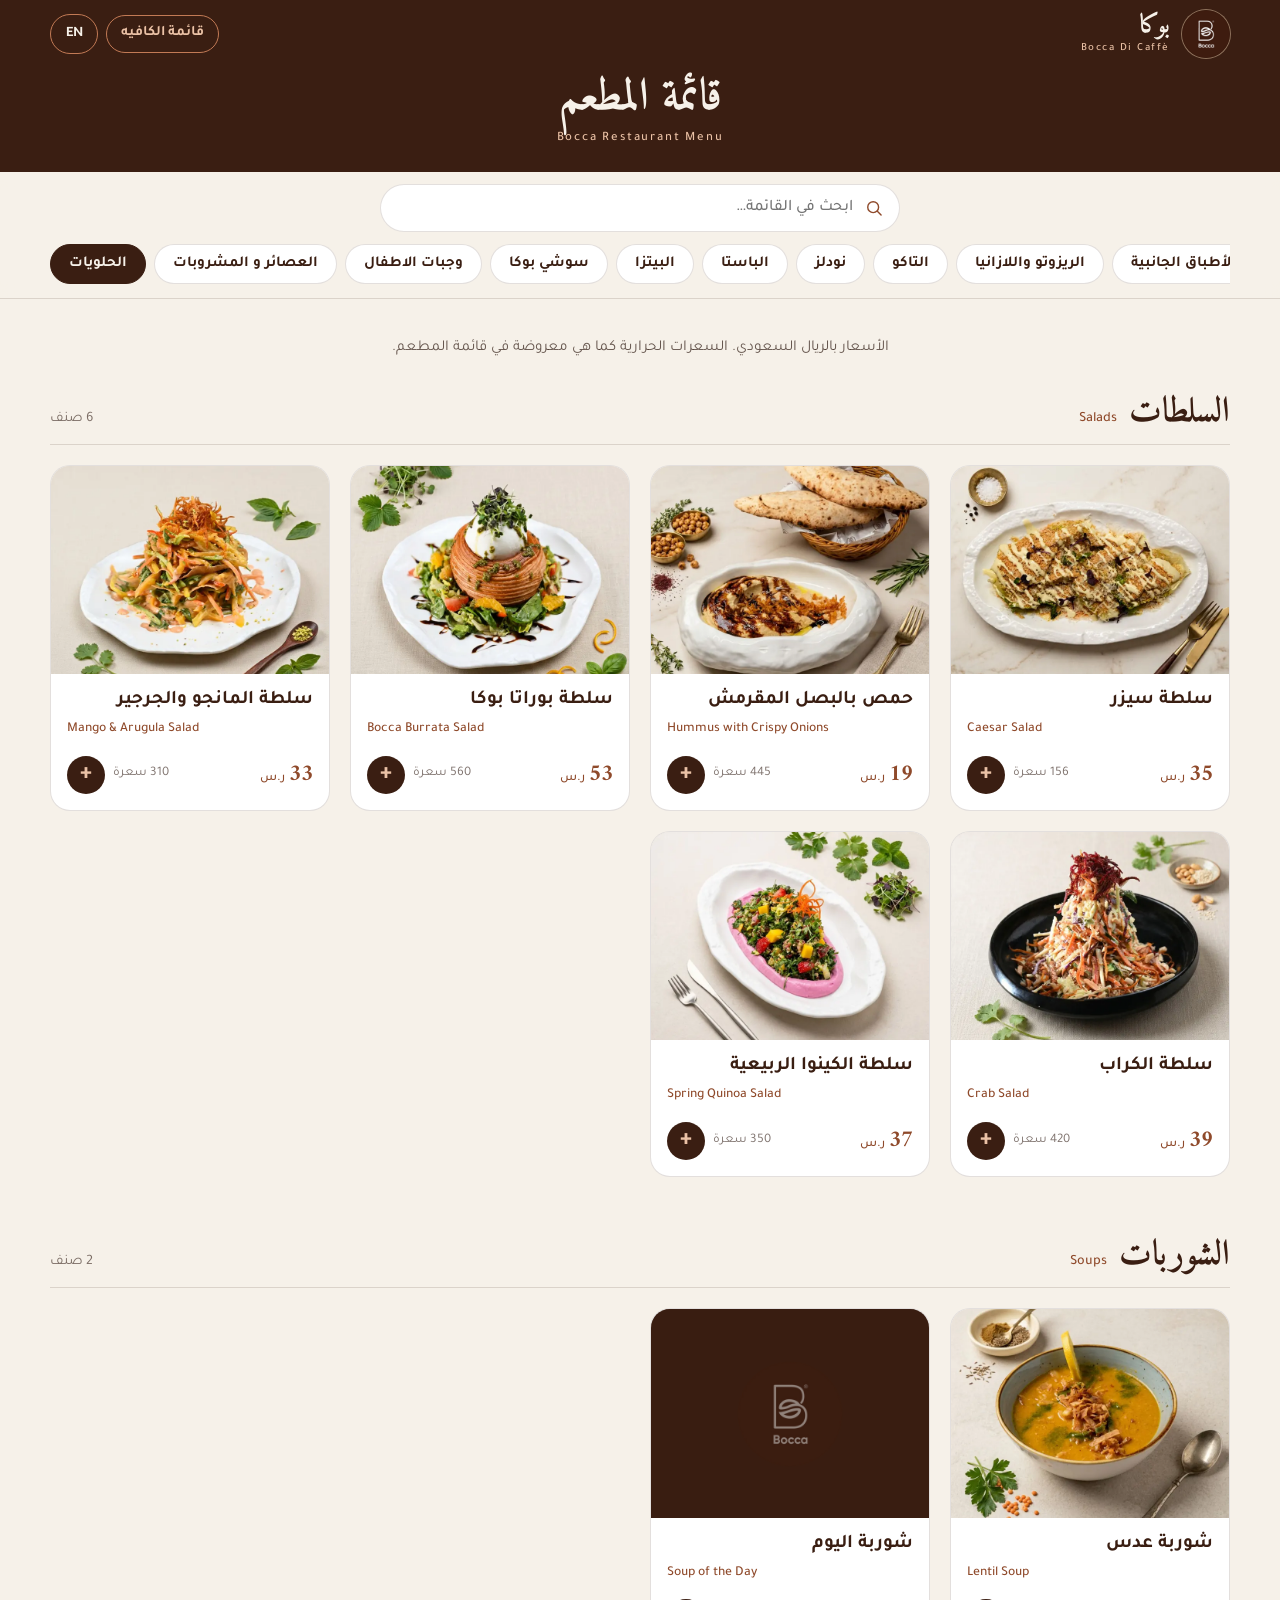
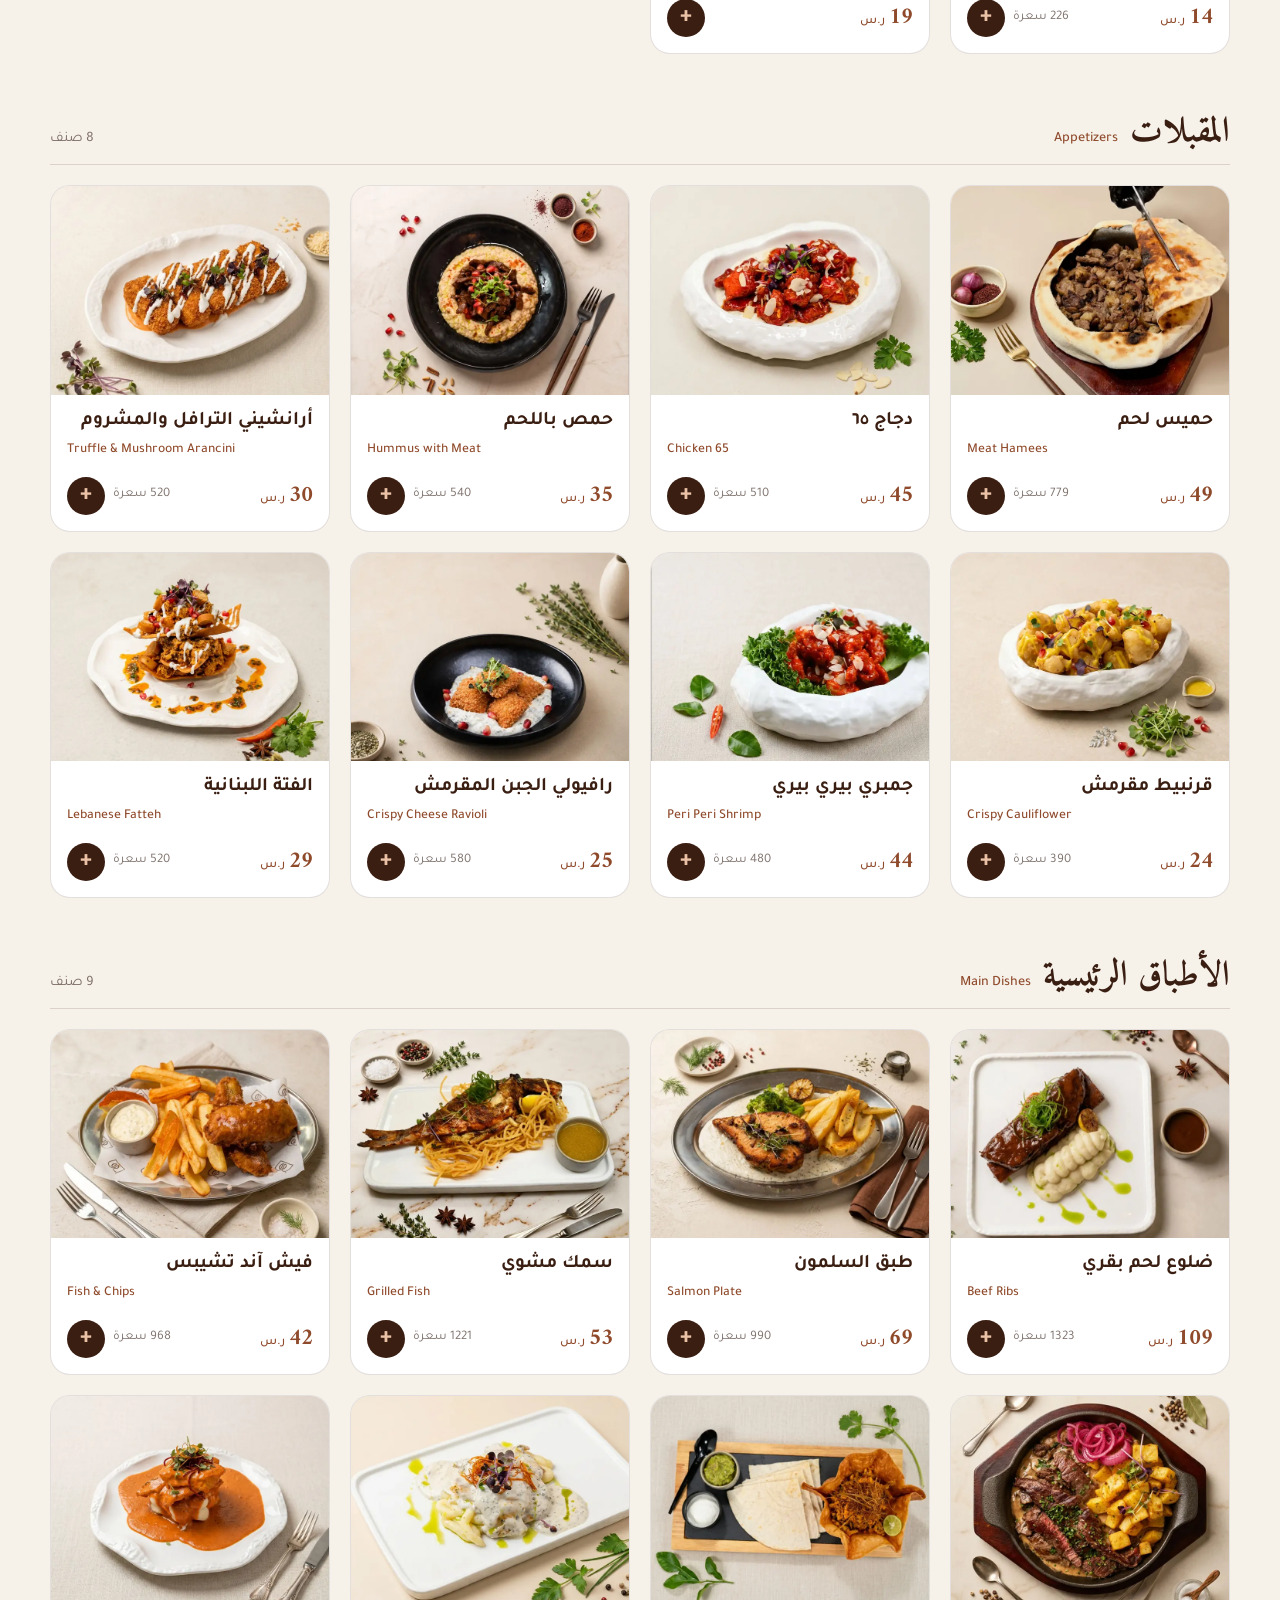
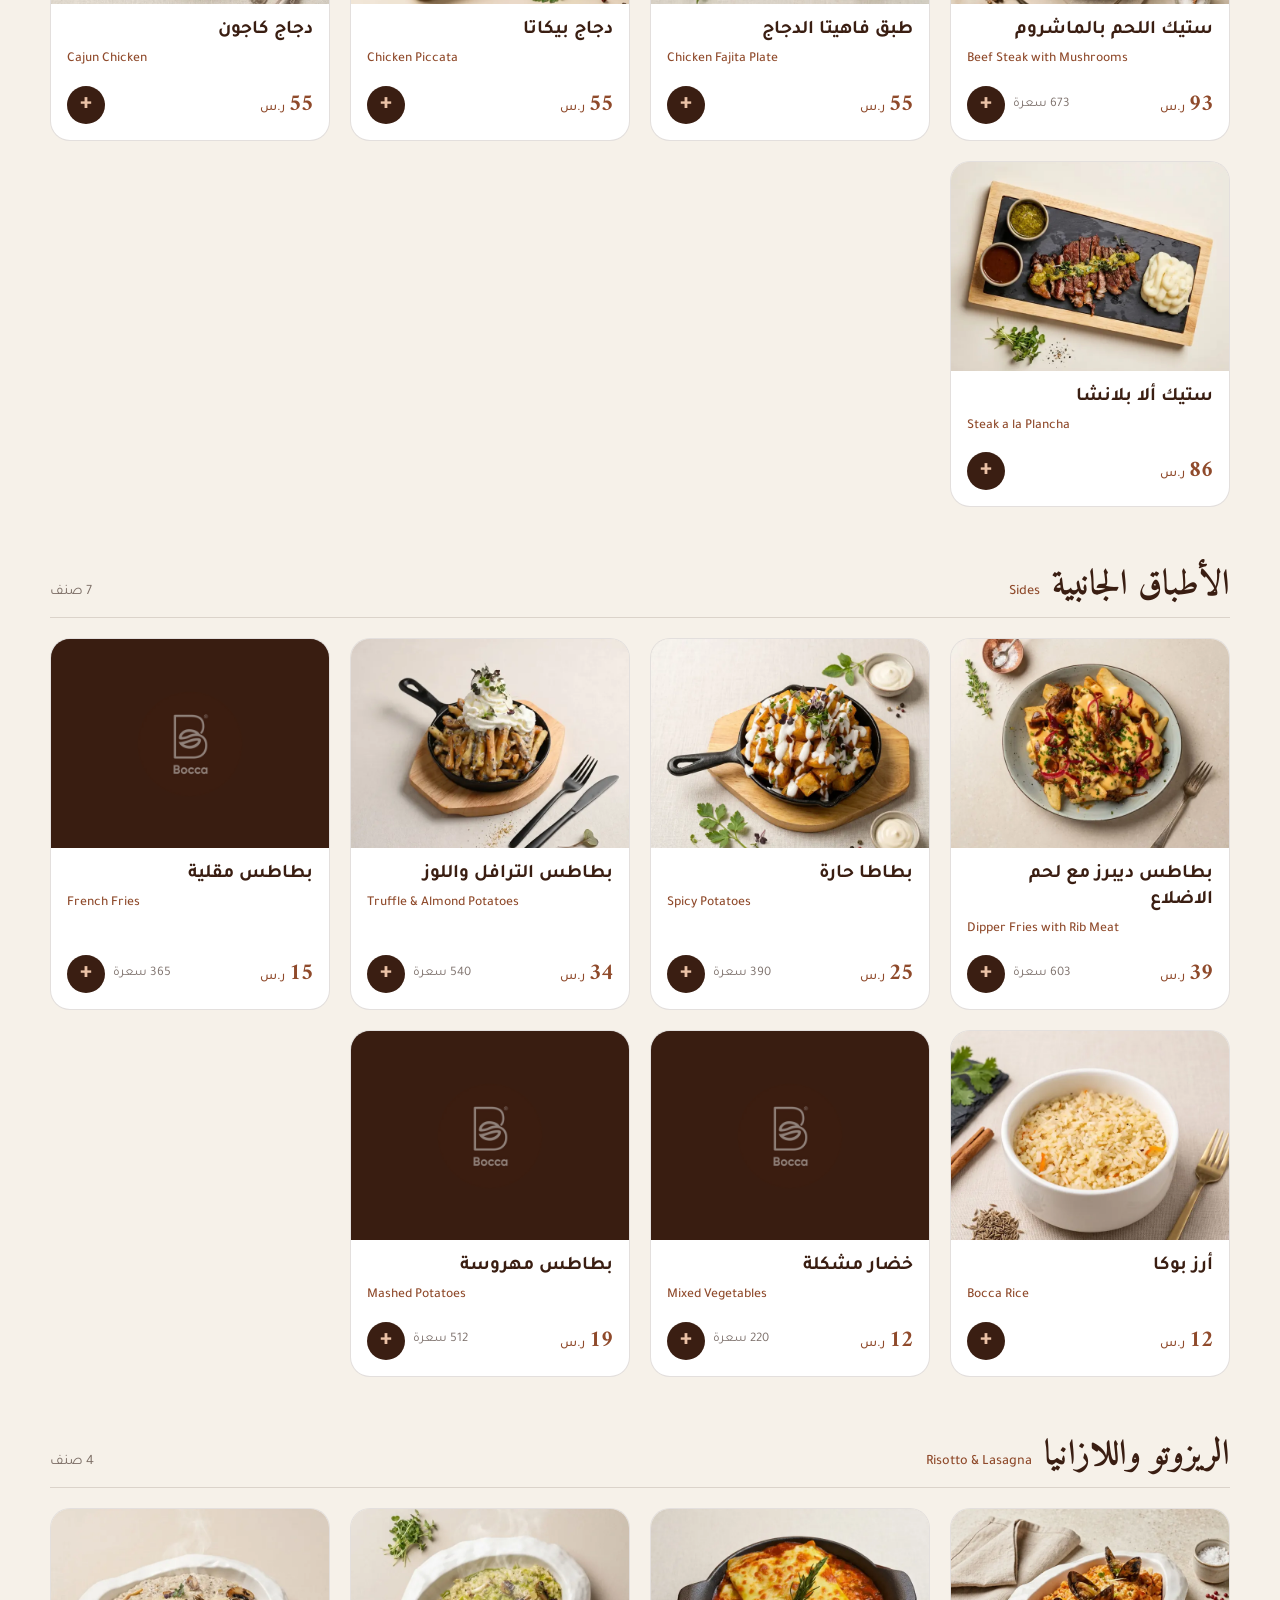
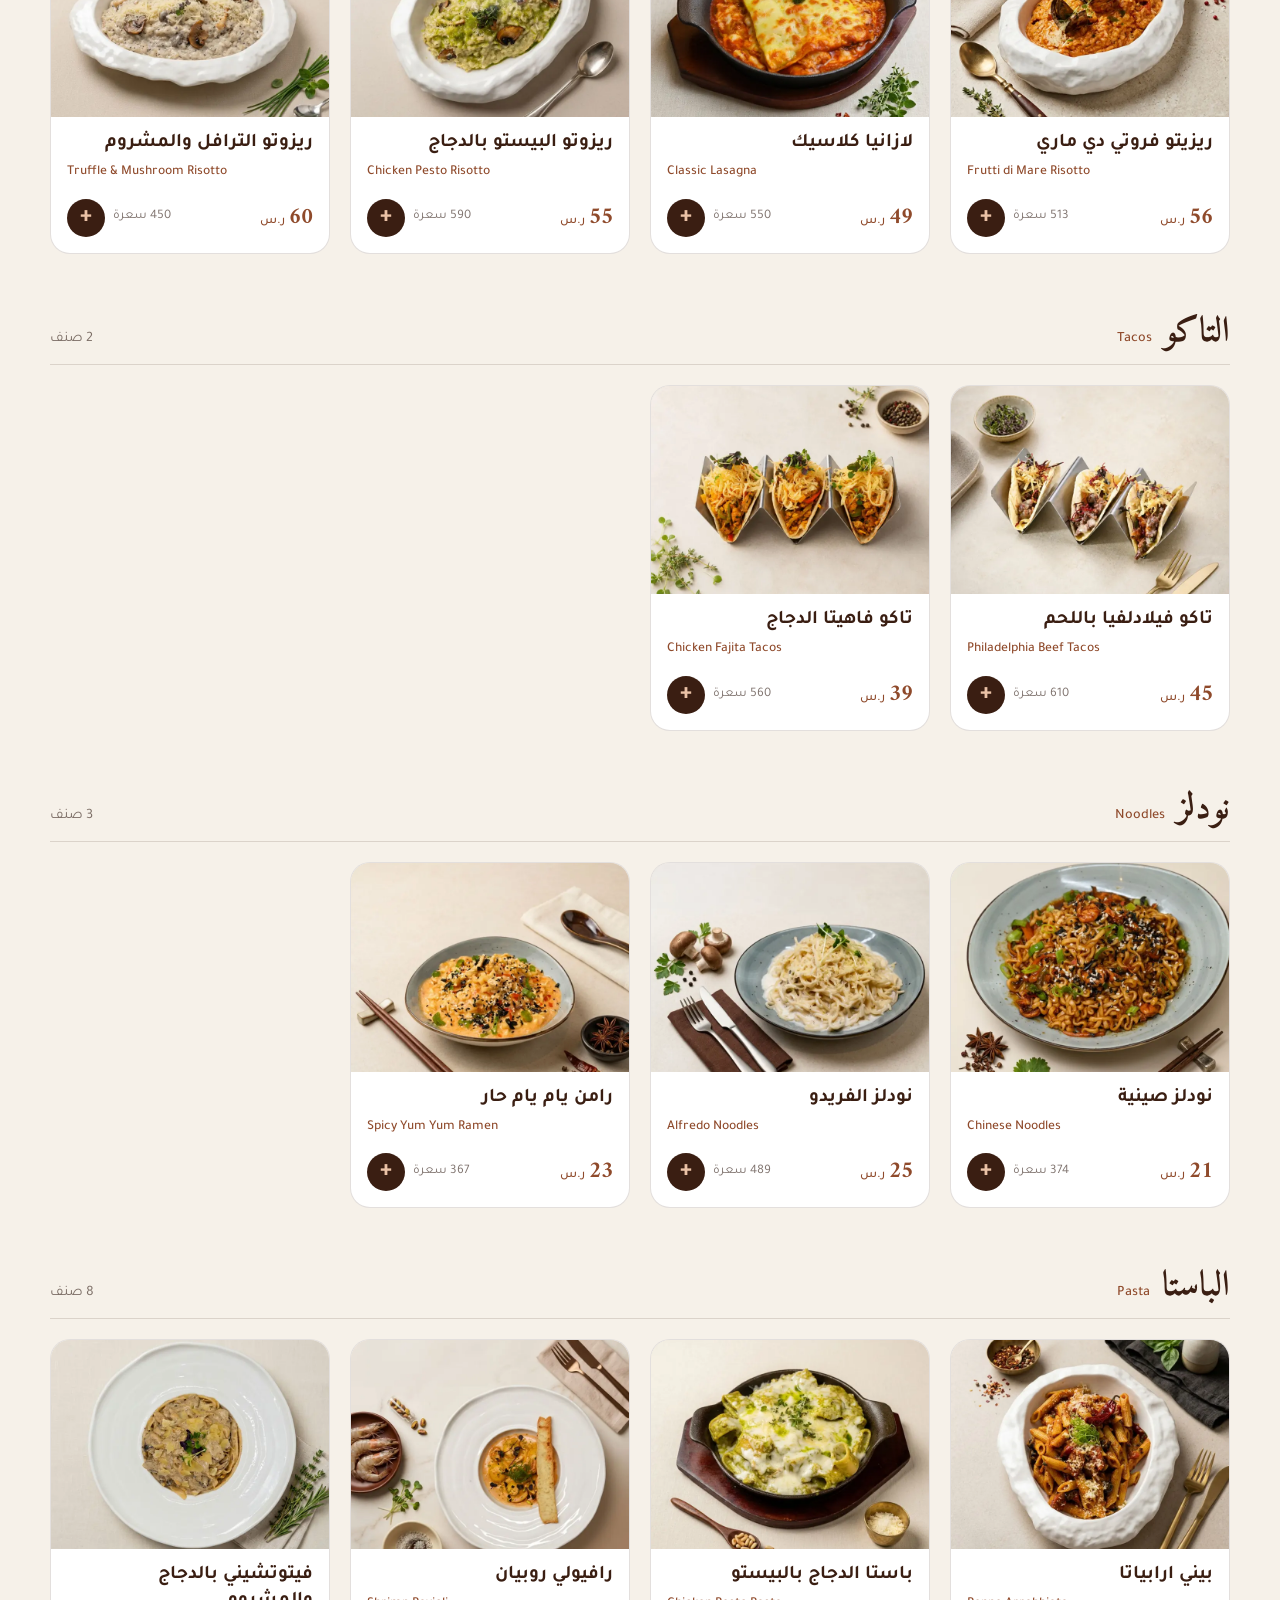
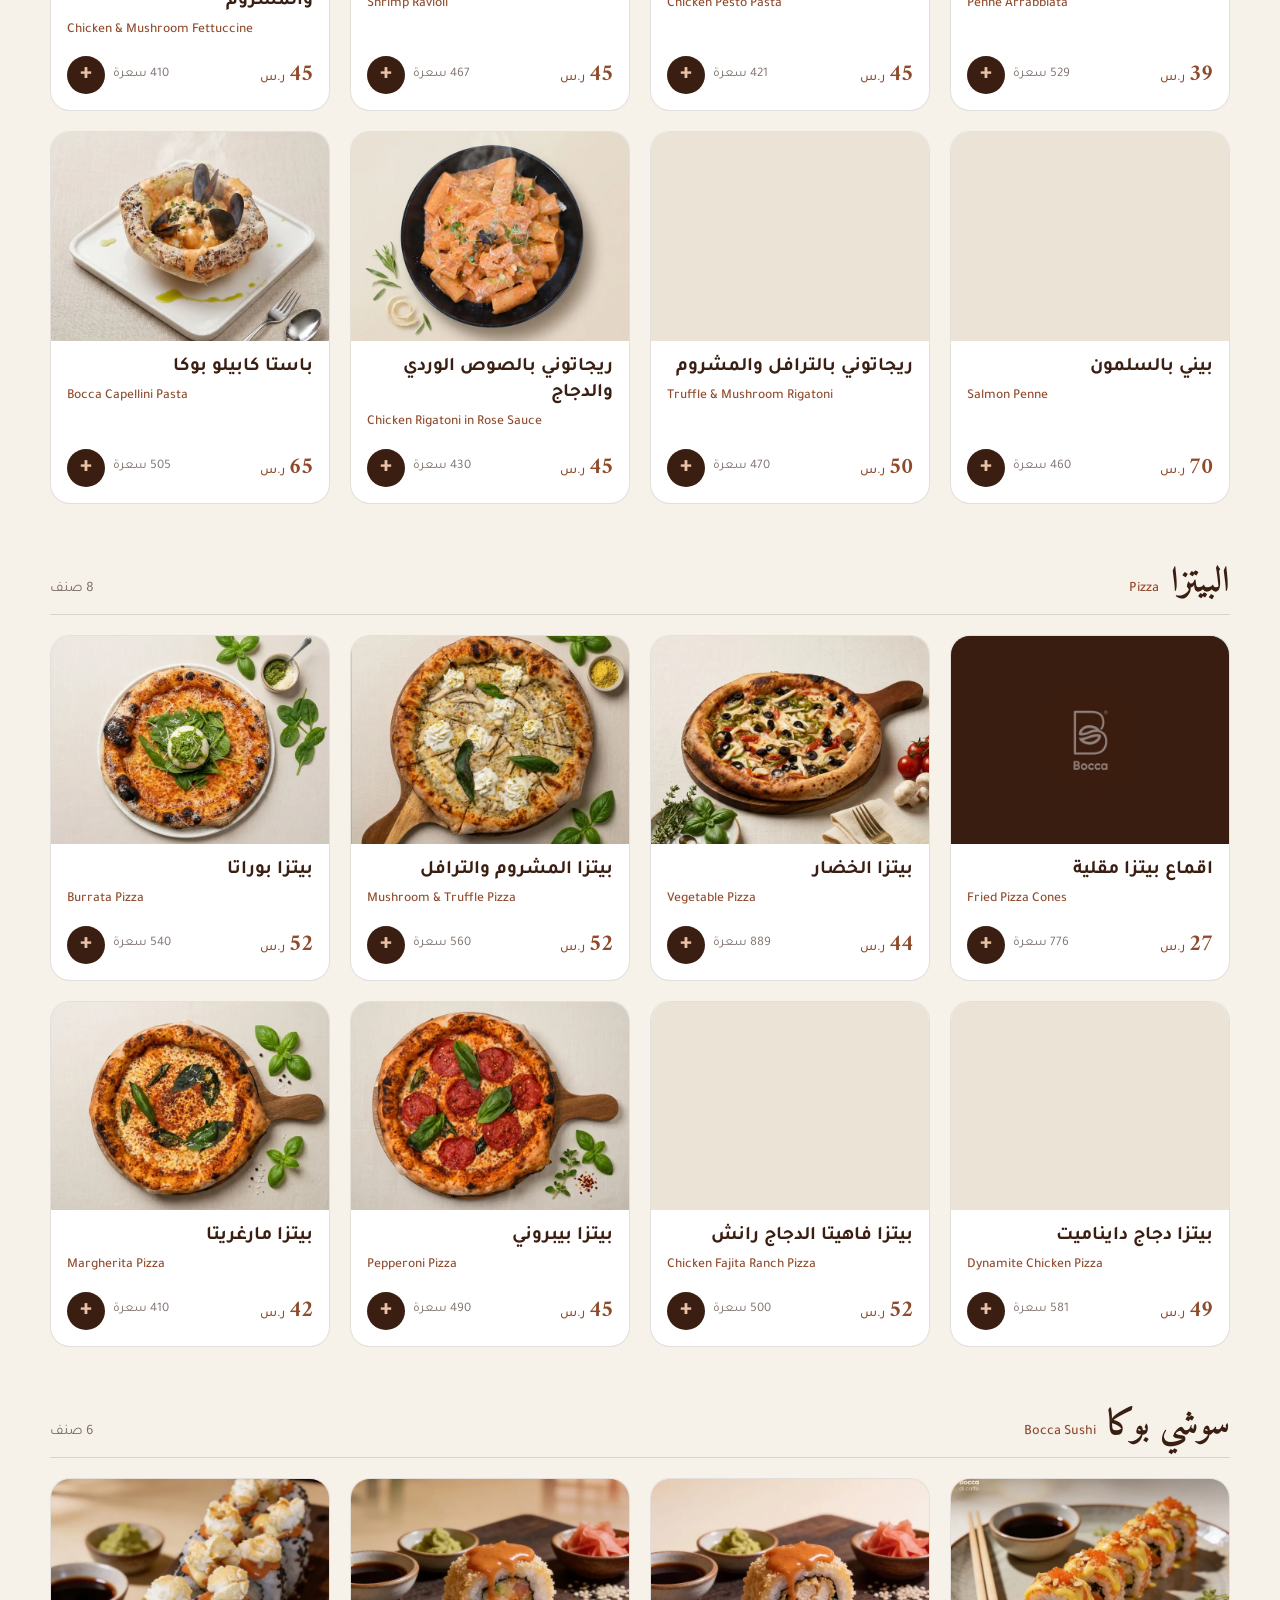
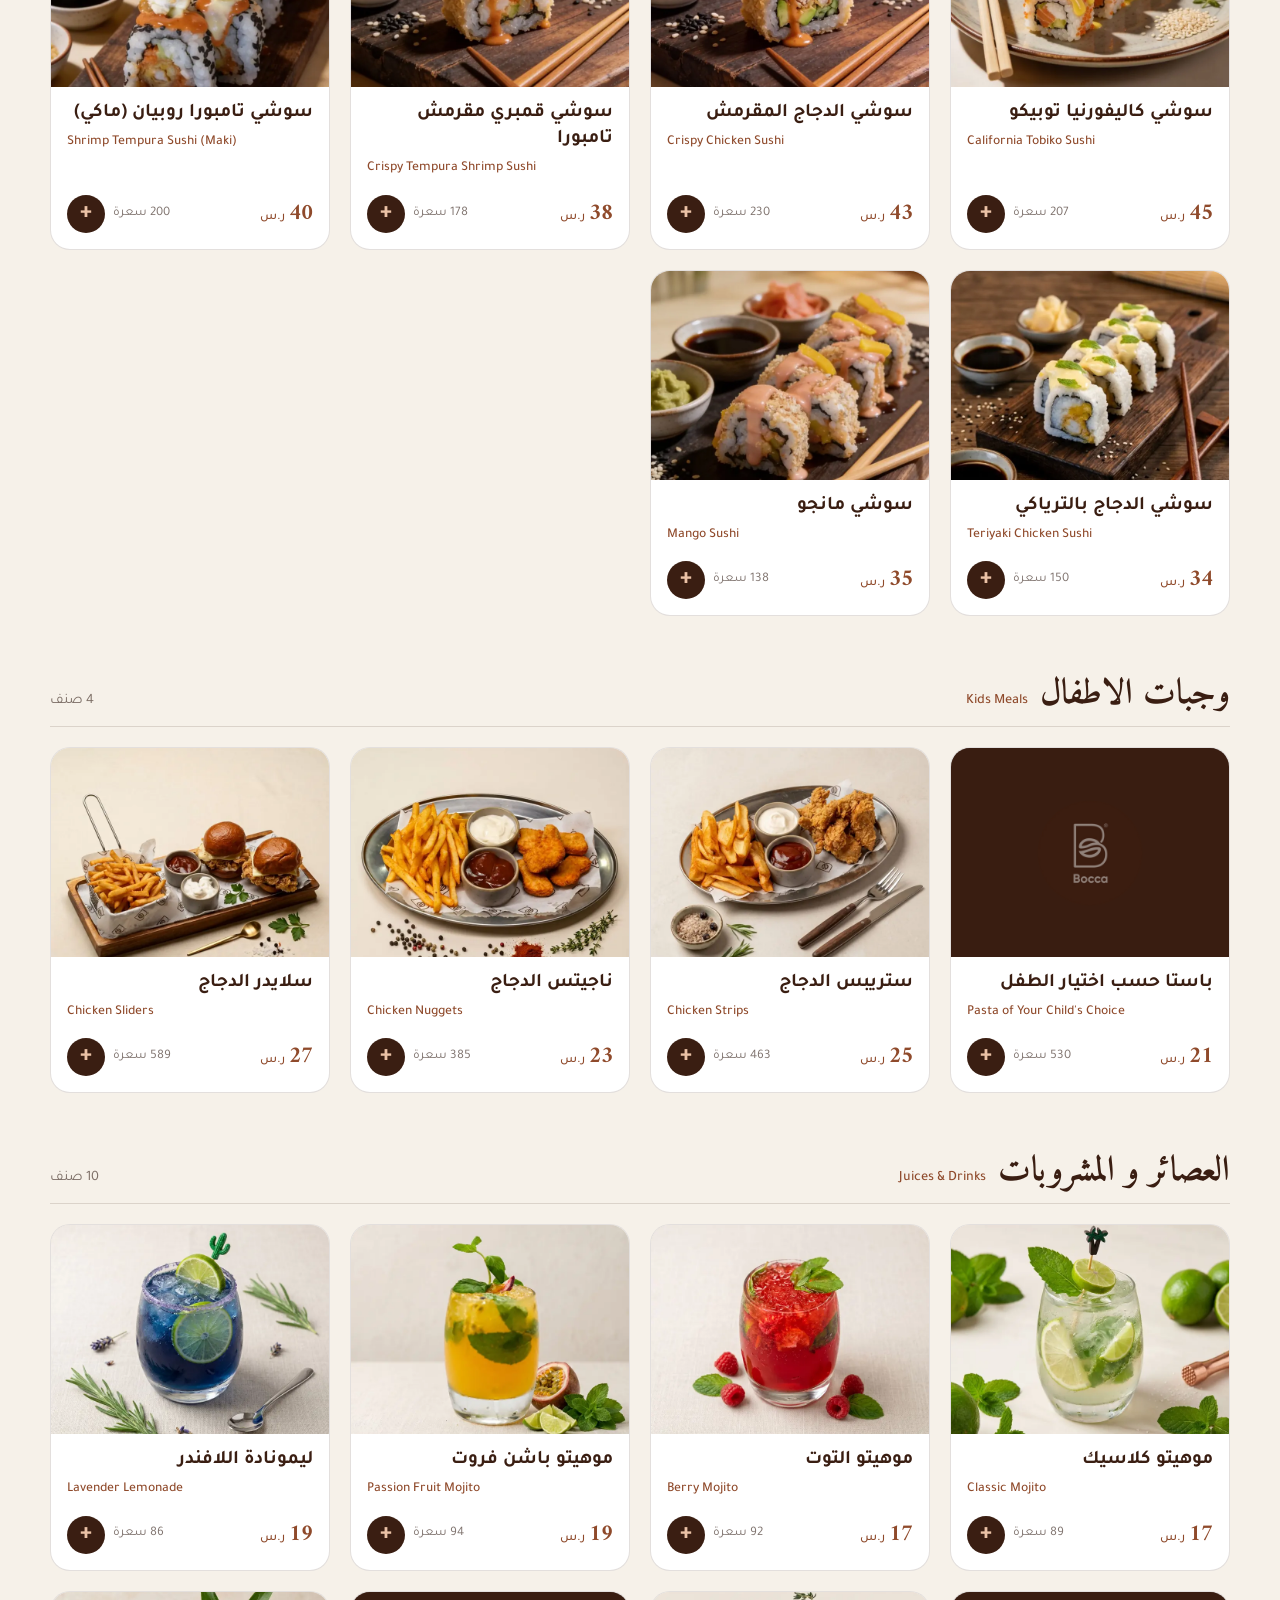
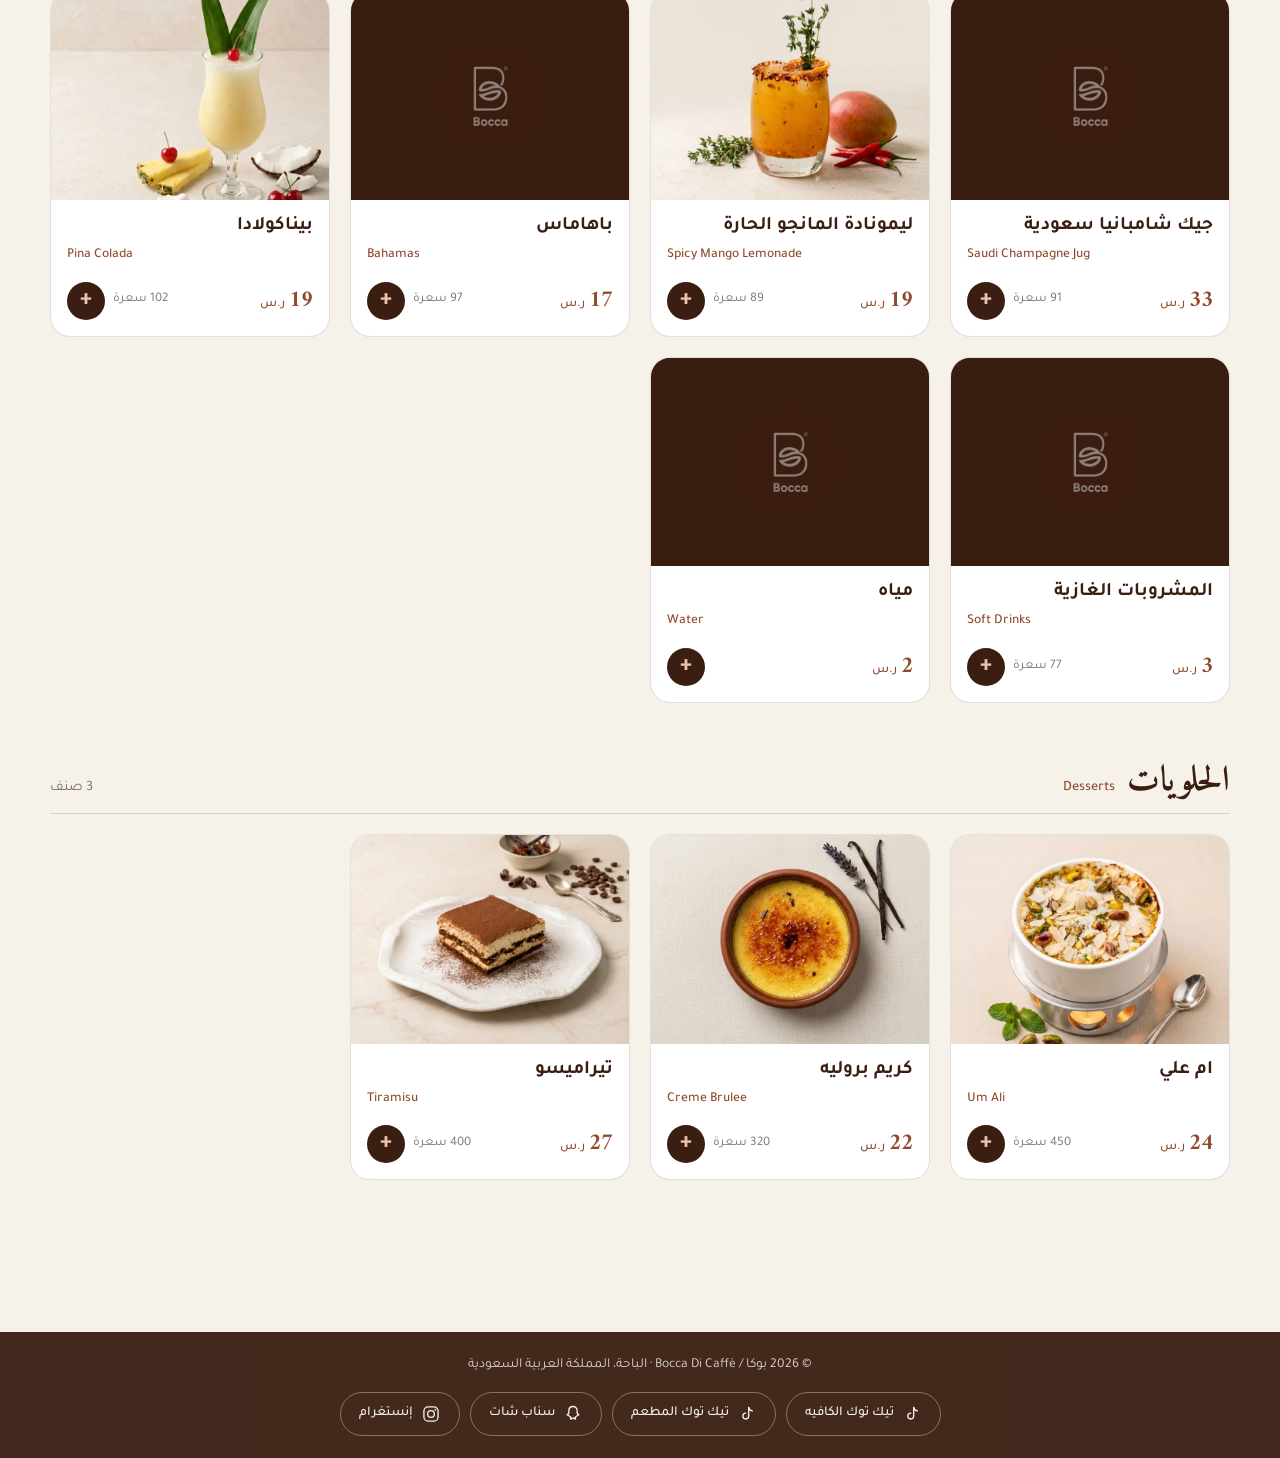
<file: menu-restaurant.html>
<!DOCTYPE html>
<html lang="ar" dir="rtl">
<head>
<meta charset="utf-8">
<meta name="viewport" content="width=device-width, initial-scale=1, viewport-fit=cover">
<title>قائمة المطعم | بوكا</title>
<meta name="description" content="سلطات ومقبلات، باستا وبيتزا وريزوتو، ستيك وسوشي وحلويات.">
<meta name="theme-color" content="#3A1E12">
<link rel="icon" type="image/png" href="assets/img/favicon.png">
<link rel="apple-touch-icon" href="assets/img/apple-touch-icon.png">
<meta property="og:type" content="website"><meta property="og:site_name" content="بوكا | Bocca Di Caffè">
<meta property="og:title" content="قائمة المطعم | بوكا"><meta property="og:description" content="سلطات ومقبلات، باستا وبيتزا وريزوتو، ستيك وسوشي وحلويات.">
<meta property="og:image" content="assets/img/logo-512.png"><meta property="og:locale" content="ar_SA"><meta property="og:locale:alternate" content="en_US">
<link rel="preconnect" href="https://fonts.googleapis.com">
<link rel="preconnect" href="https://fonts.gstatic.com" crossorigin>
<link href="https://fonts.googleapis.com/css2?family=Amiri:wght@400;700&family=Cormorant+Garamond:wght@500;600;700&family=Inter:wght@400;500;600&family=Tajawal:wght@400;500;700;800&display=swap" rel="stylesheet">
<script>
(function () {
  var l = 'ar', q = null, s = null;
  try { q = new URLSearchParams(location.search).get('lang'); } catch (e) {}
  try { s = localStorage.getItem('bocca_lang'); } catch (e) {}
  if (q === 'en' || q === 'ar') l = q; else if (s === 'en' || s === 'ar') l = s;
  var d = document.documentElement;
  d.lang = l; d.dir = (l === 'ar') ? 'rtl' : 'ltr'; d.classList.add('js');
  try { if (sessionStorage.getItem('bocca_pre')) d.classList.add('nopre'); } catch (e) {}
  window.__B_LANG = l;
})();
</script>
<link rel="stylesheet" href="assets/style.css">
<style>
:root{--nav-h:0px}
.mh{background:var(--choc);color:var(--cream);padding:max(10px,env(safe-area-inset-top)) 0 10px}
.mh-in{display:flex;align-items:center;justify-content:space-between;gap:12px}
.mh .logo{color:var(--cream)}
.mh-act{display:flex;align-items:center;gap:8px}
.mh-sw{border:1.5px solid var(--accent);border-radius:999px;padding:5px 14px;color:var(--accent-2);text-decoration:none;font-weight:700;font-size:.9rem}
.mh-title{background:var(--choc);color:var(--cream);text-align:center;padding:4px 0 22px}
.mh-title h1{margin:0;font-size:clamp(2rem,8vw,2.8rem);line-height:1.2}
.mh-title .hero-en{margin:2px 0 0;font-size:.8rem;letter-spacing:.14em;color:var(--accent-2);direction:ltr}
.mf{text-align:center;padding:22px 0 calc(22px + env(safe-area-inset-bottom));background:var(--choc);color:var(--cream);font-size:.85rem;opacity:.95}
.mf p{margin:0}
</style>

</head>
<body id="top" data-pg="rest" data-sec="rest" data-menu="rest">

<svg width="0" height="0" style="position:absolute" aria-hidden="true" focusable="false">
  <defs>
    <linearGradient id="gold-grad" x1="0" y1="0" x2="1" y2="1"><stop offset="0" stop-color="#E3C5A5"/><stop offset="1" stop-color="#C08B5C"/></linearGradient>
    <symbol id="star8" viewBox="0 0 24 24"><rect x="5" y="5" width="14" height="14" stroke-linejoin="round"/><path d="M12 1.5 22.5 12 12 22.5 1.5 12z" stroke-linejoin="round"/><circle cx="12" cy="12" r="2.2"/></symbol>
    <pattern id="pat-star" width="80" height="80" patternUnits="userSpaceOnUse">
      <g fill="none" stroke="#C08B5C" stroke-width="1"><rect x="20" y="20" width="40" height="40"/><path d="M40 6 74 40 40 74 6 40z"/><circle cx="40" cy="40" r="5"/></g>
      <g fill="#C08B5C"><circle cx="0" cy="0" r="2"/><circle cx="80" cy="0" r="2"/><circle cx="0" cy="80" r="2"/><circle cx="80" cy="80" r="2"/></g>
    </pattern>
  </defs>
</svg>
<header class="mh"><div class="container mh-in">
  <span class="logo"><span class="logo-img" role="img" aria-label="Bocca logo"></span><span class="logo-text"><span data-i18n="brand">بوكا</span><small>Bocca Di Caffè</small></span></span>
  <div class="mh-act"><a class="mh-sw" href="menu-cafe.html" data-i18n="cafeTitle">.</a><button class="lang" id="langBtn" type="button">EN</button></div>
</div></header>
<div class="mh-title"><div class="container"><h1 data-i18n="restTitle">.</h1><p class="hero-en">Bocca Restaurant Menu</p></div></div>
<main id="main">
<div class="menu-bar" id="menuBar"><div class="container">
  <div class="search"><svg viewBox="0 0 24 24" aria-hidden="true"><circle cx="11" cy="11" r="6.5"/><path d="m16 16 4.5 4.5"/></svg><input type="search" id="menuSearch" data-i18n-ph="searchPh" placeholder="ابحث في القائمة…" data-i18n-aria="searchAria" aria-label="ابحث في القائمة" autocomplete="off" enterkeyhint="search"></div>
  <nav class="chips" id="chips" data-i18n-aria="chipsAria" aria-label="أقسام القائمة"></nav>
</div></div>
<section class="section menu-sec"><div class="container">
  <p class="menu-note" data-i18n="restNote">الأسعار بالريال السعودي. السعرات الحرارية كما هي معروضة في قائمة المطعم.</p>
  <div id="menuRoot"></div><p class="empty" id="empty" hidden data-i18n="empty">ما لقينا صنف بهذا الاسم. جرّب كلمة ثانية.</p>
</div></section>

</main>
<footer class="mf"><div class="container"><p data-i18n="copy">©</p></div></footer>

<script src="assets/config.js"></script>
<script src="assets/menu-data.js"></script>
<script src="assets/supabase-config.js"></script>
<script src="assets/menu-live.js"></script>
<script src="assets/app.js"></script>
</body>
</html>
</file>
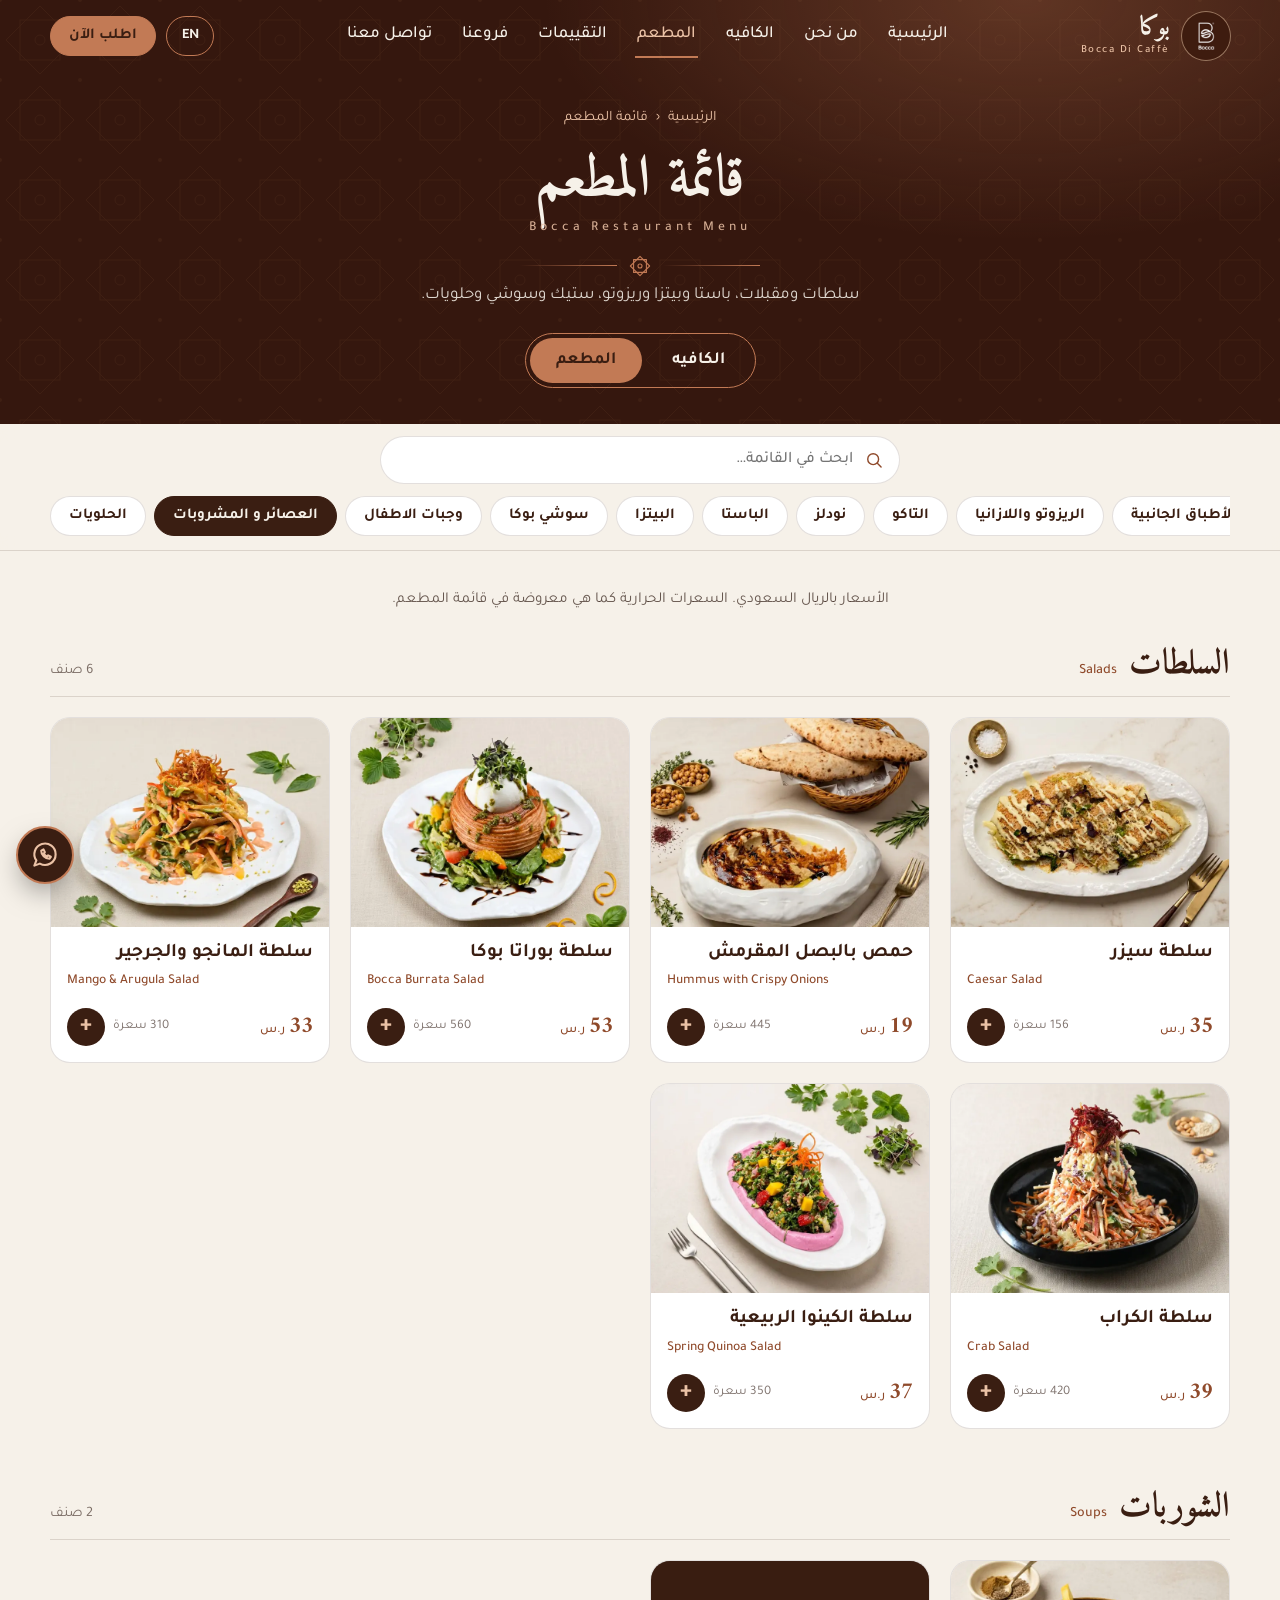
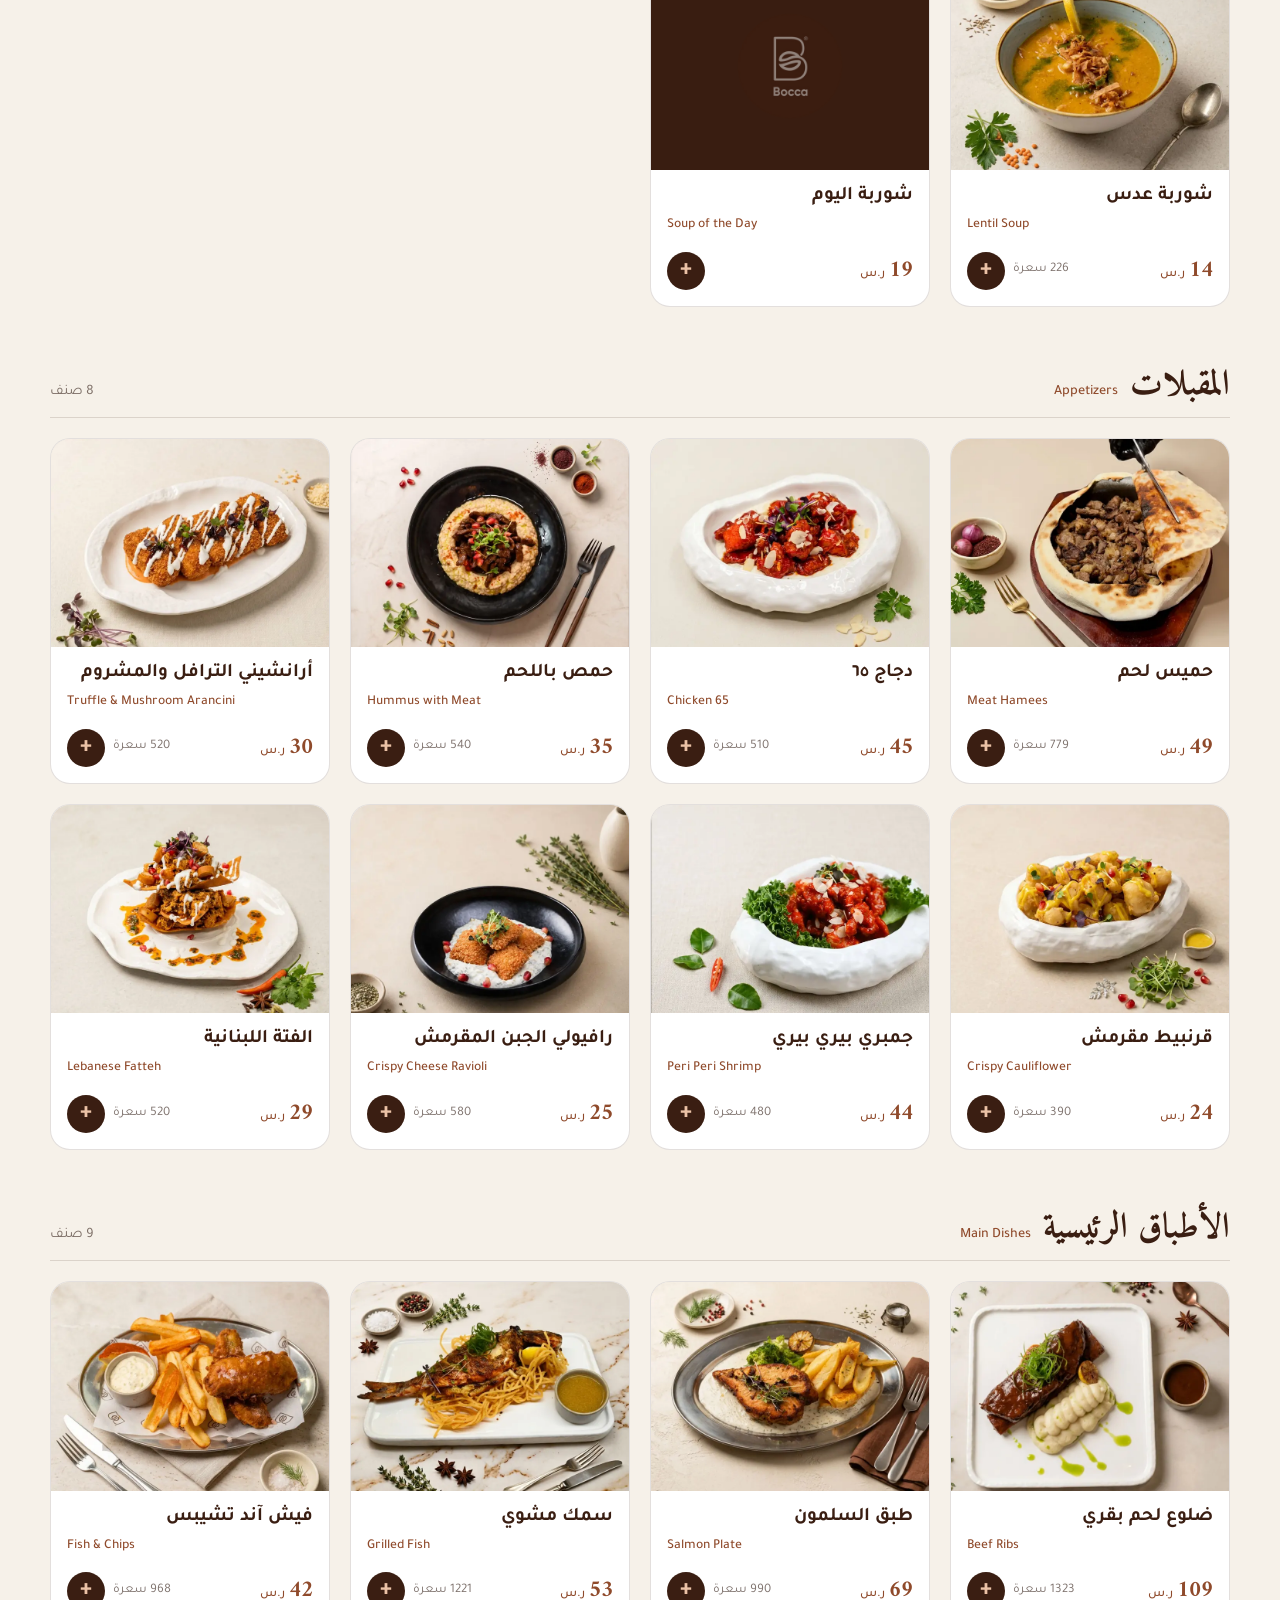
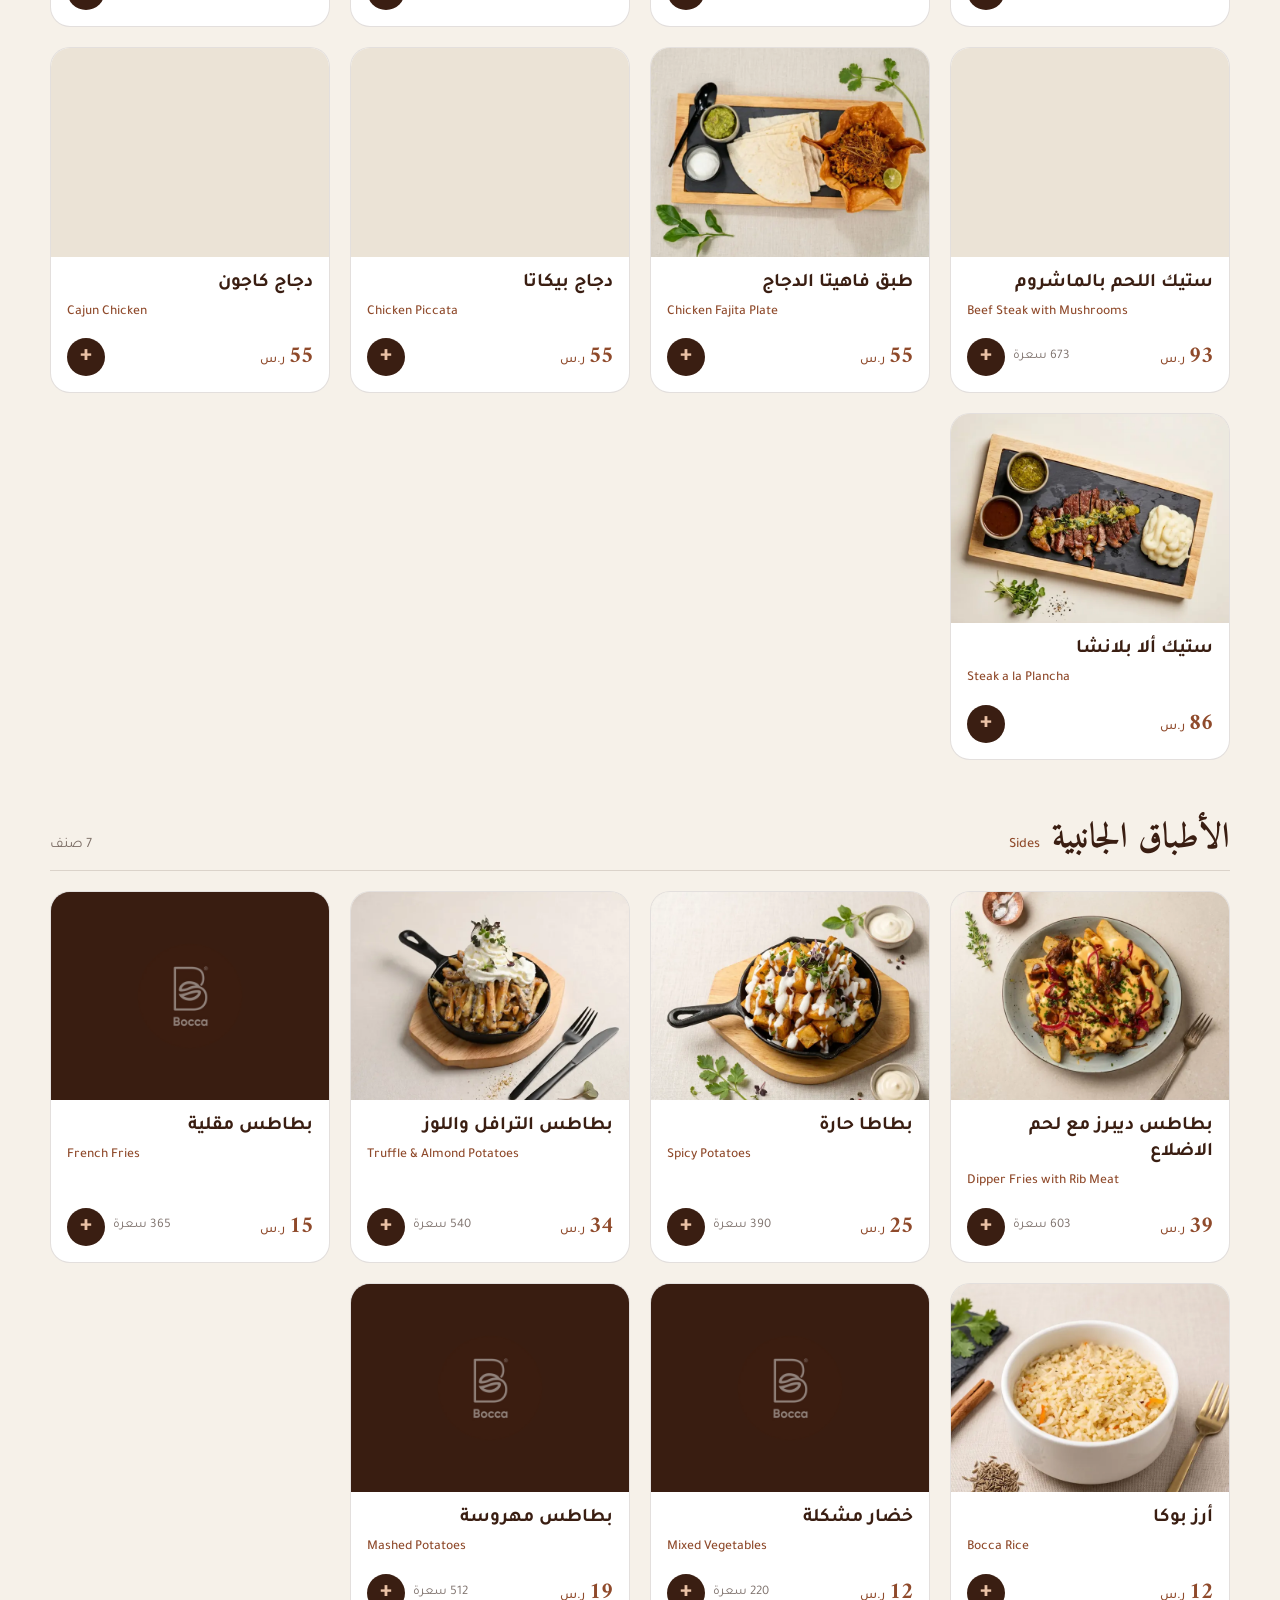
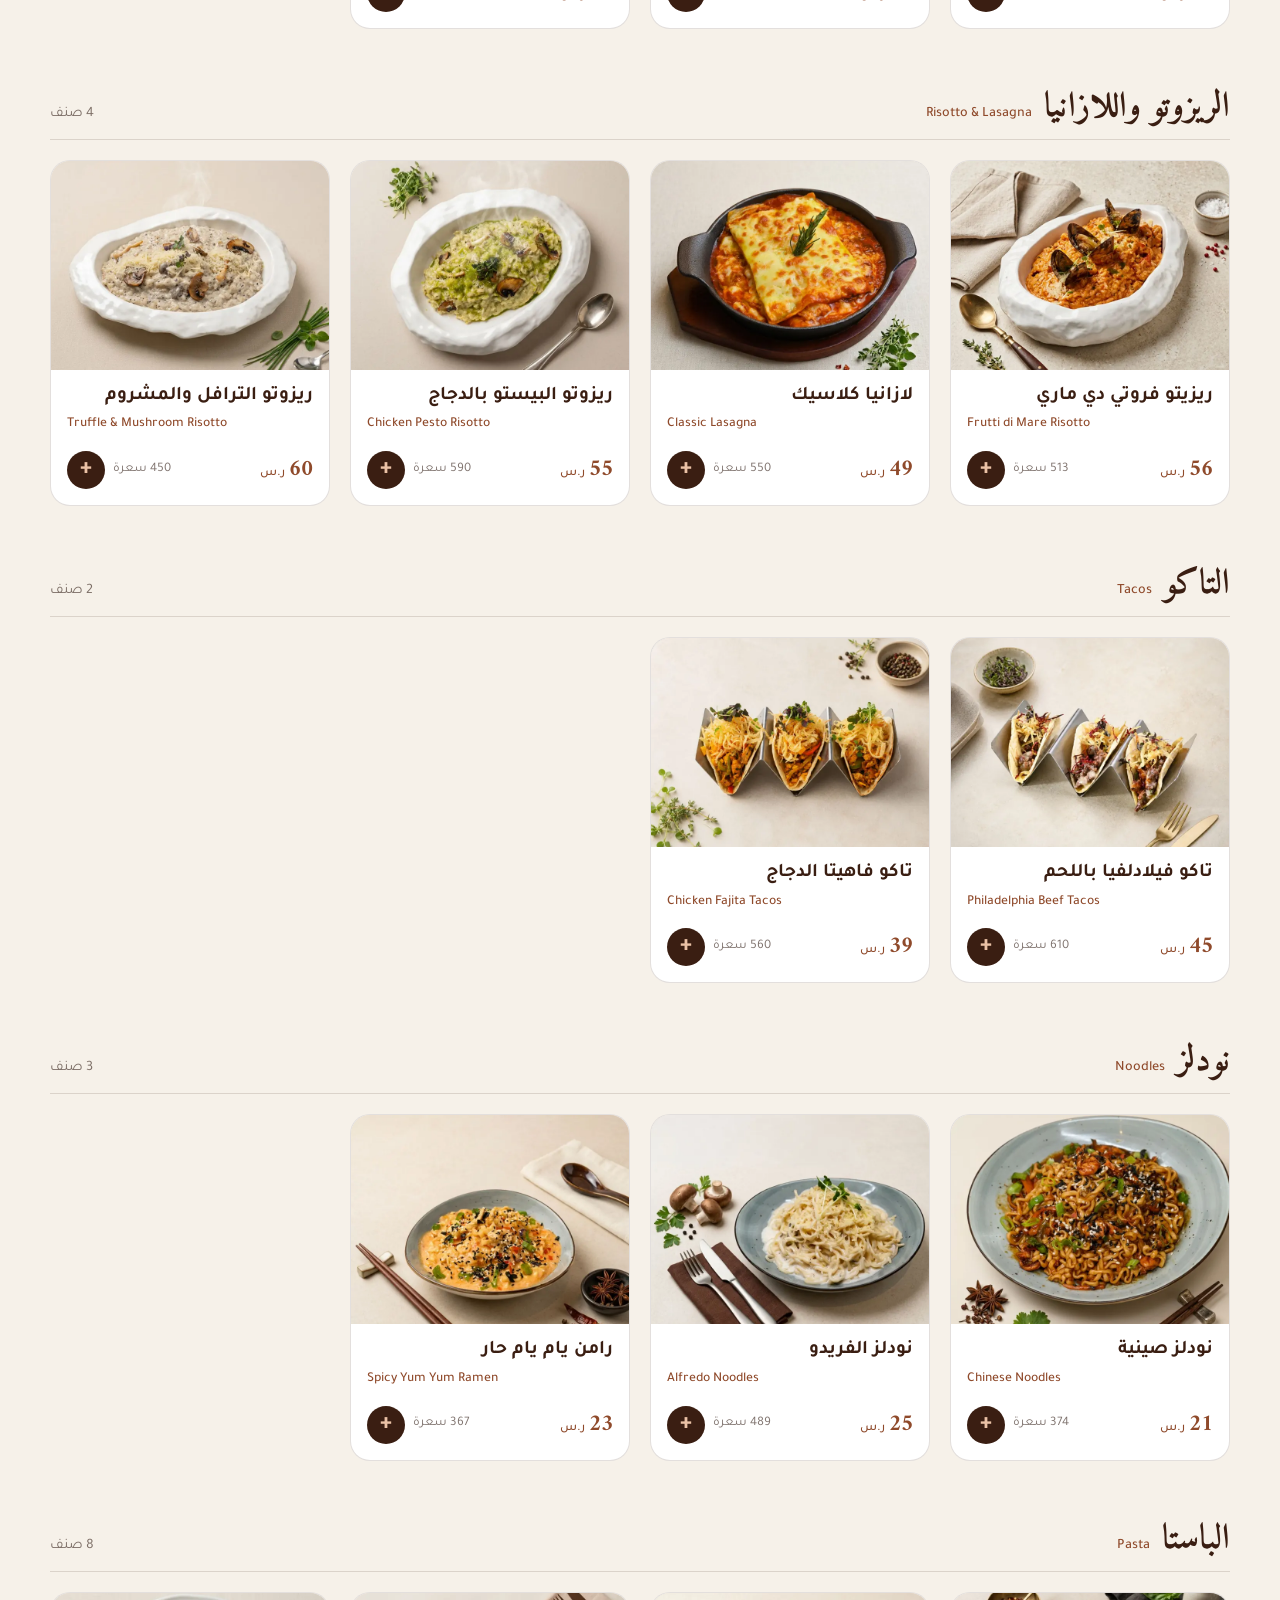
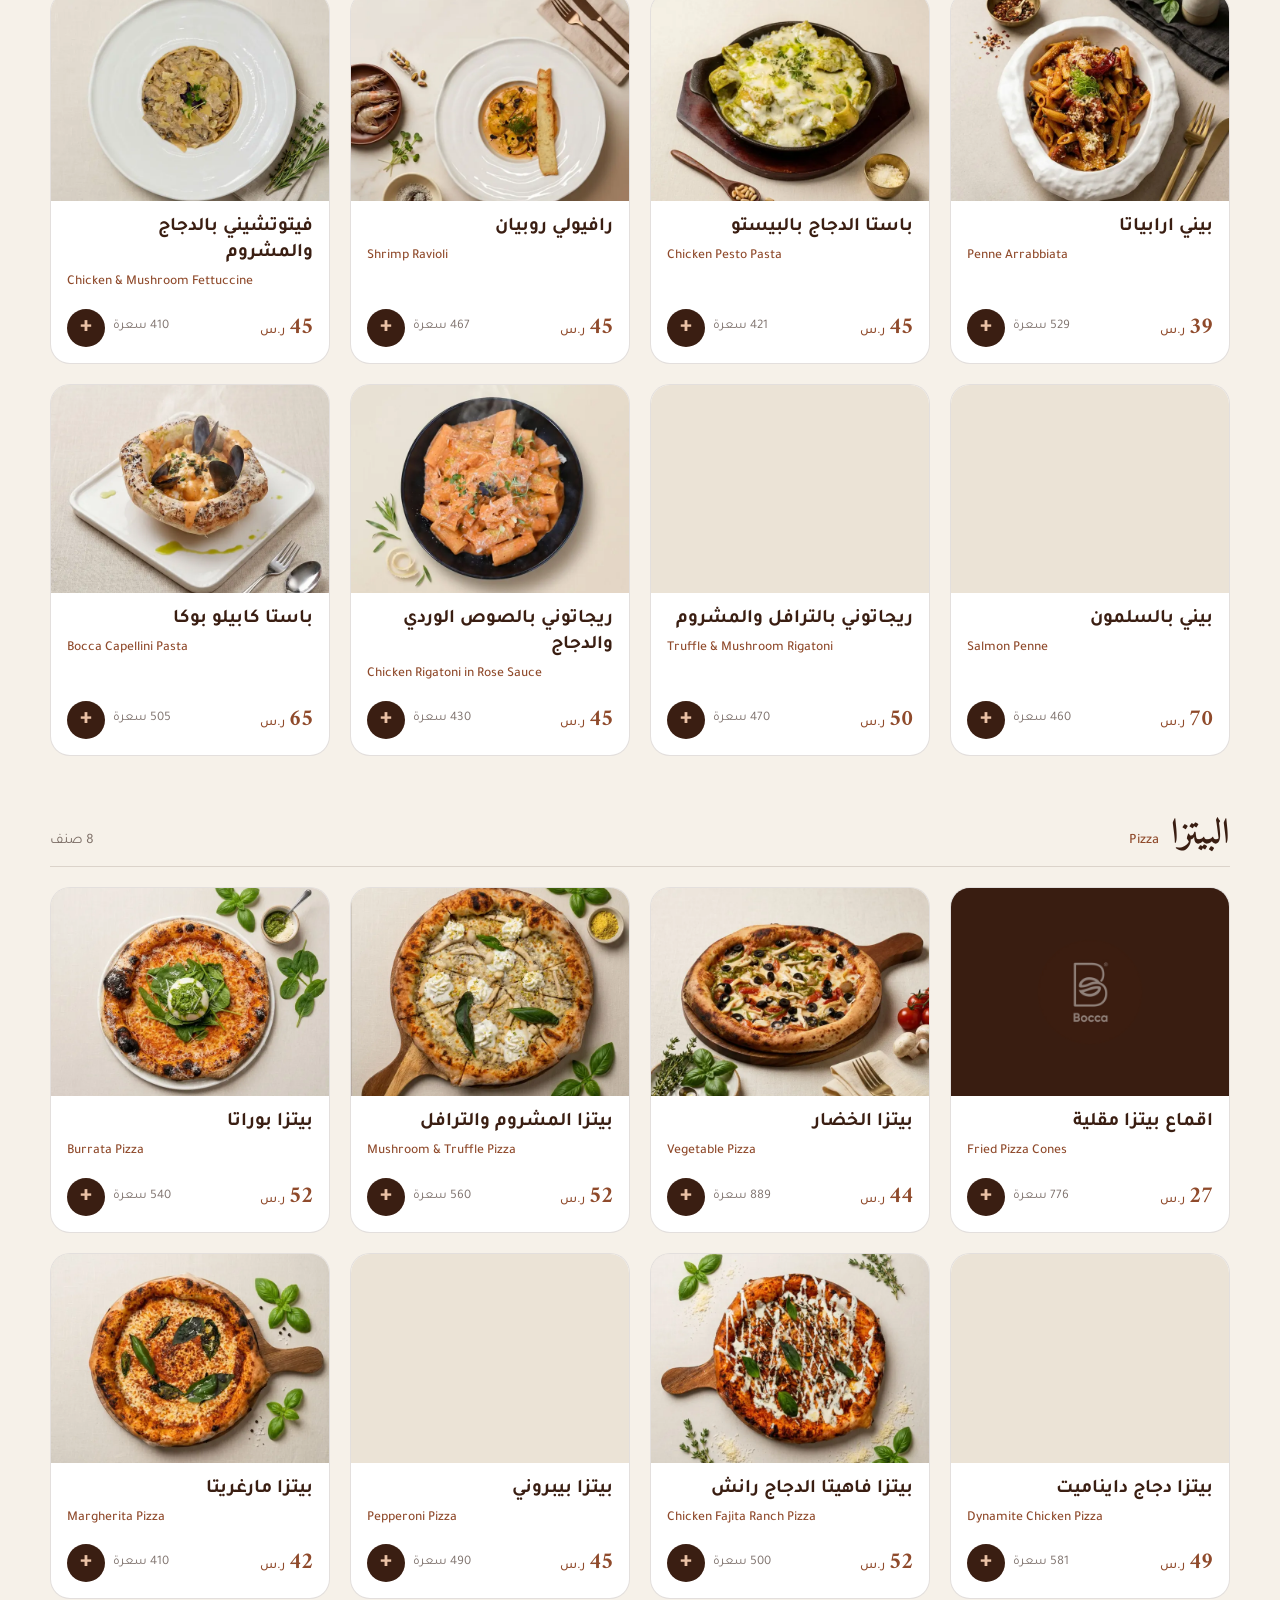
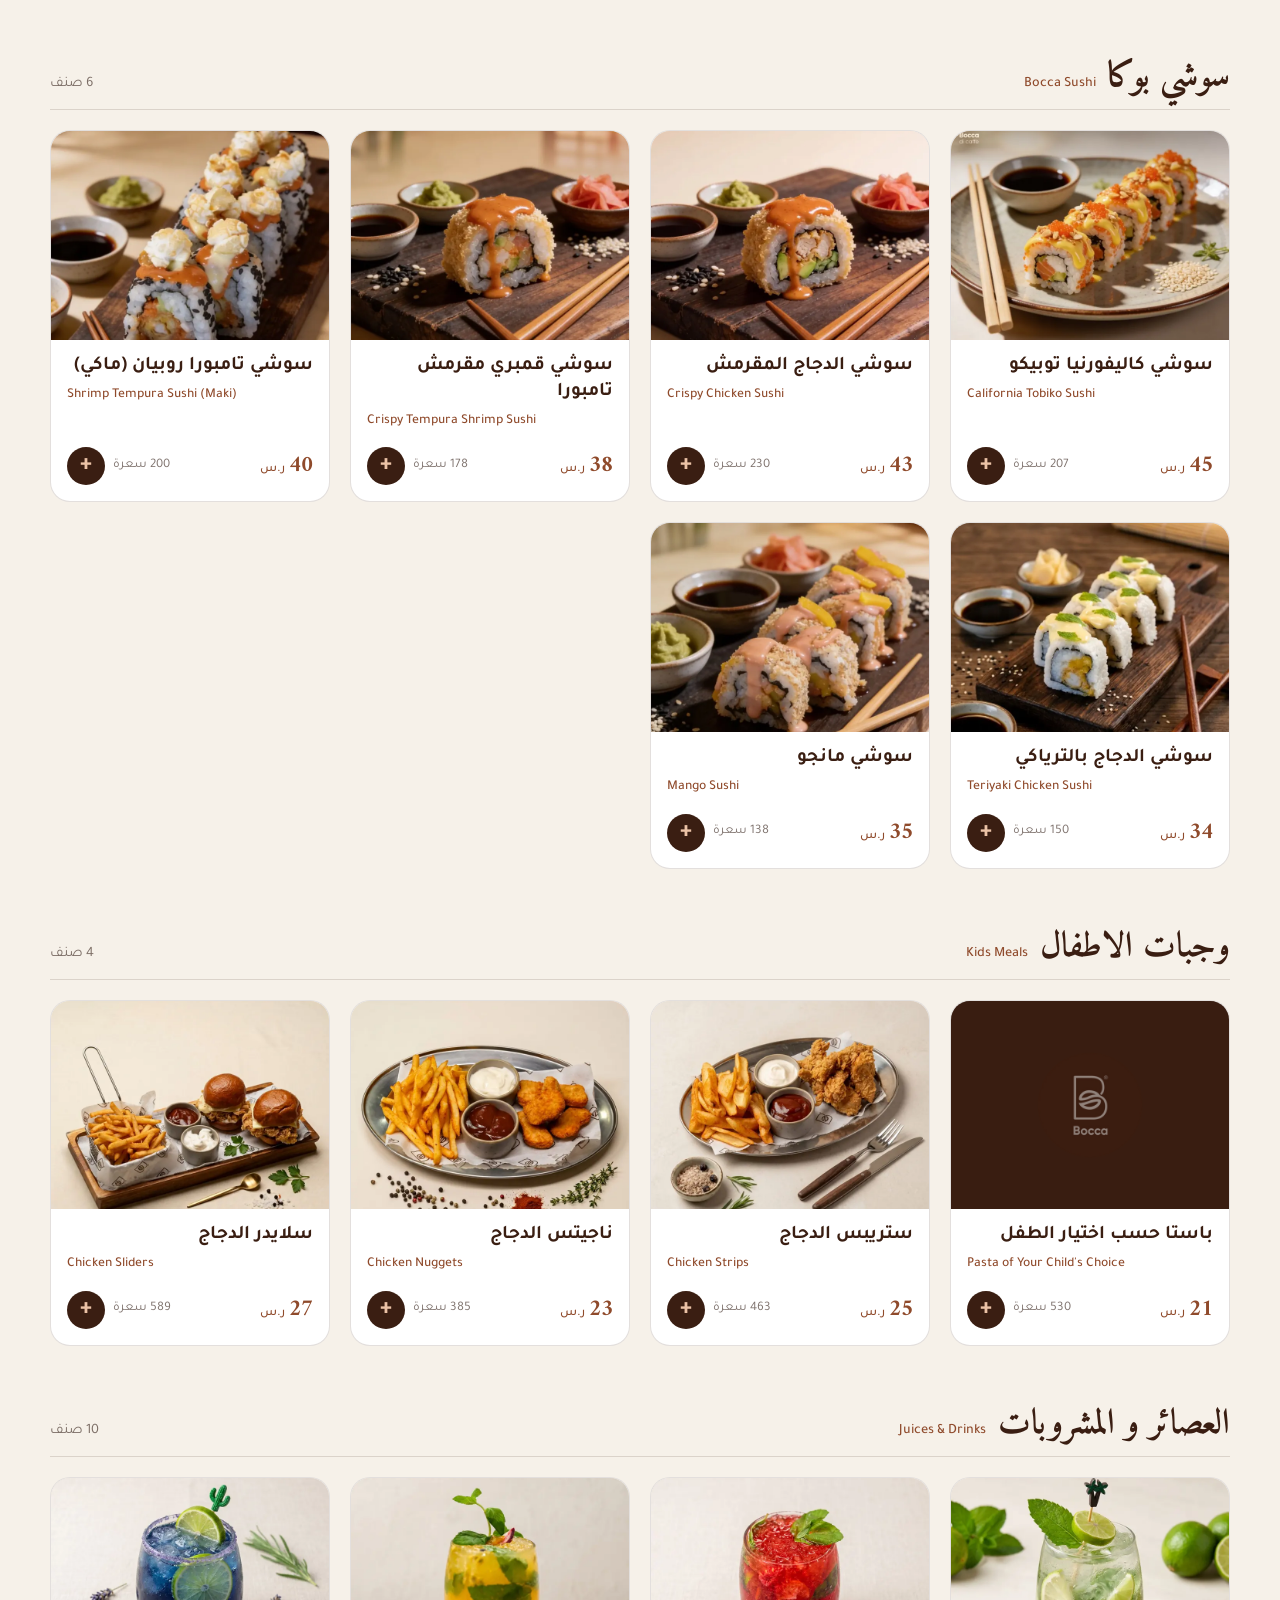
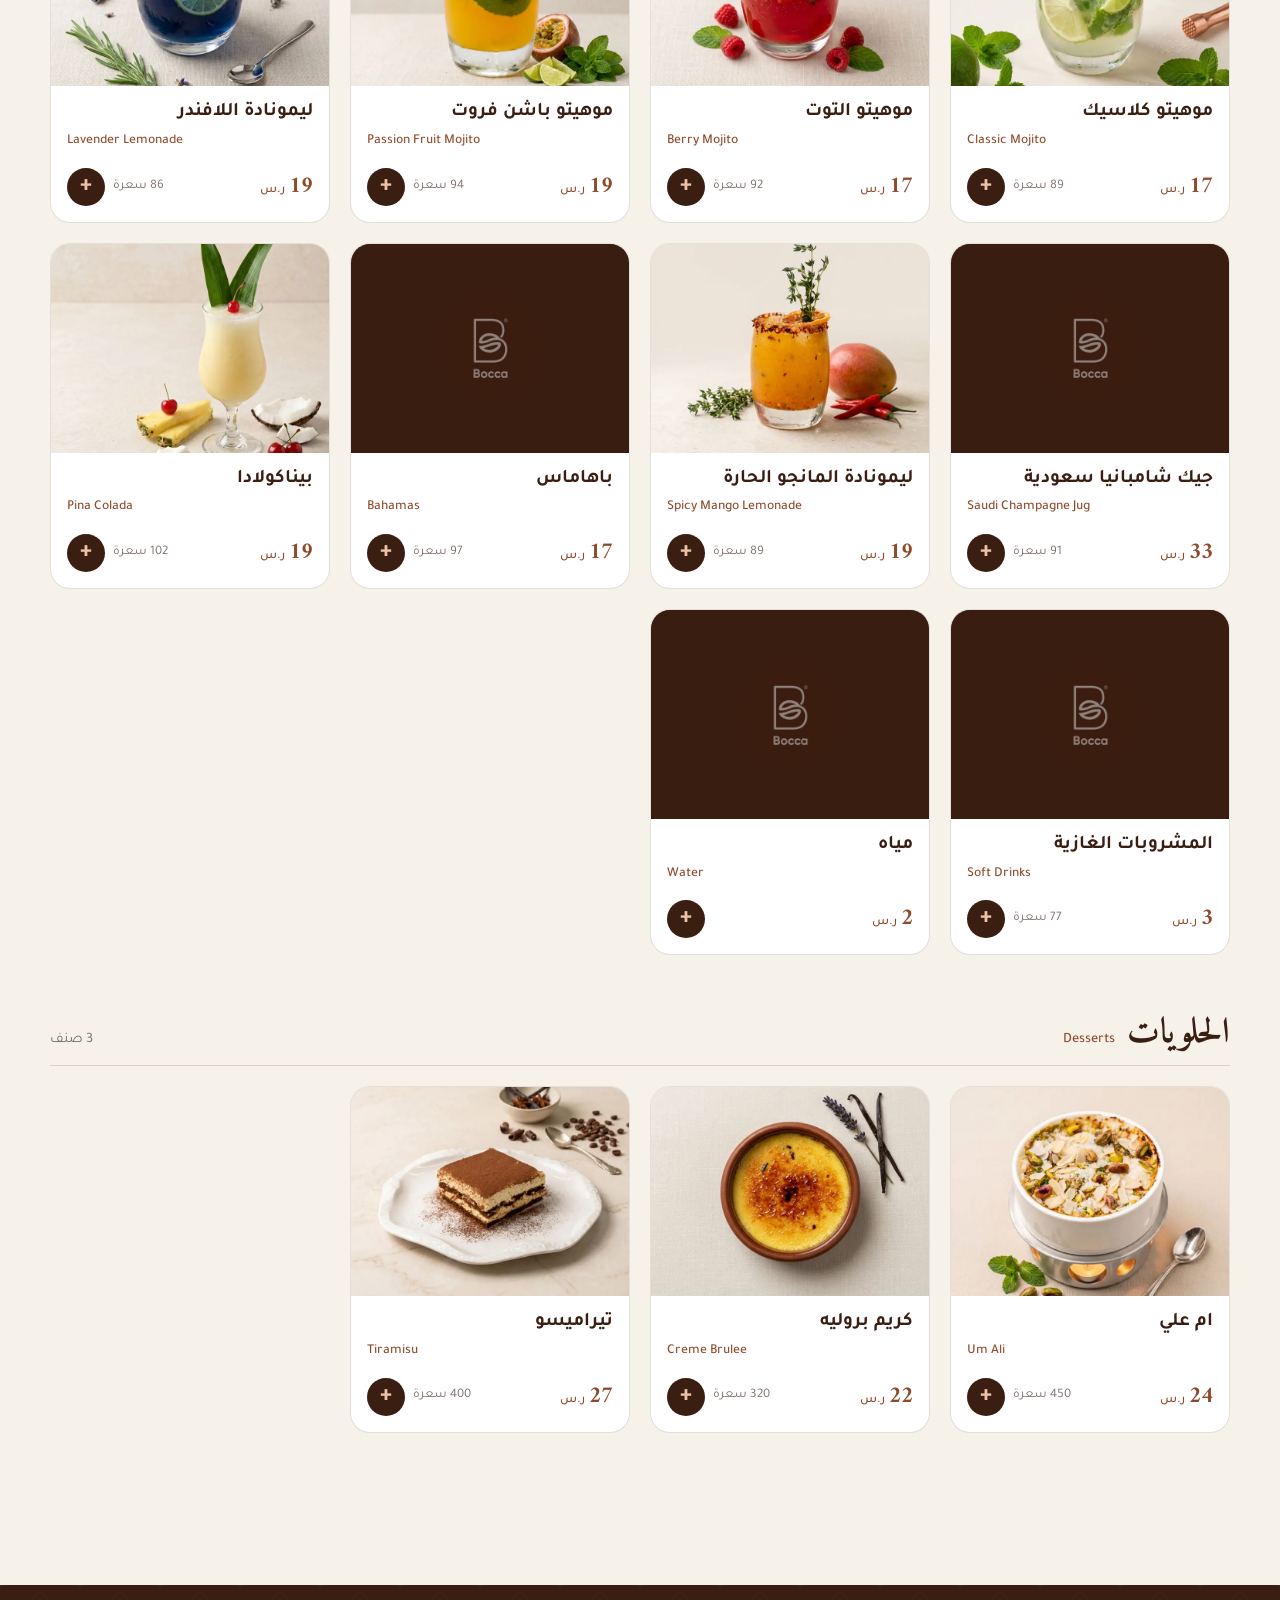
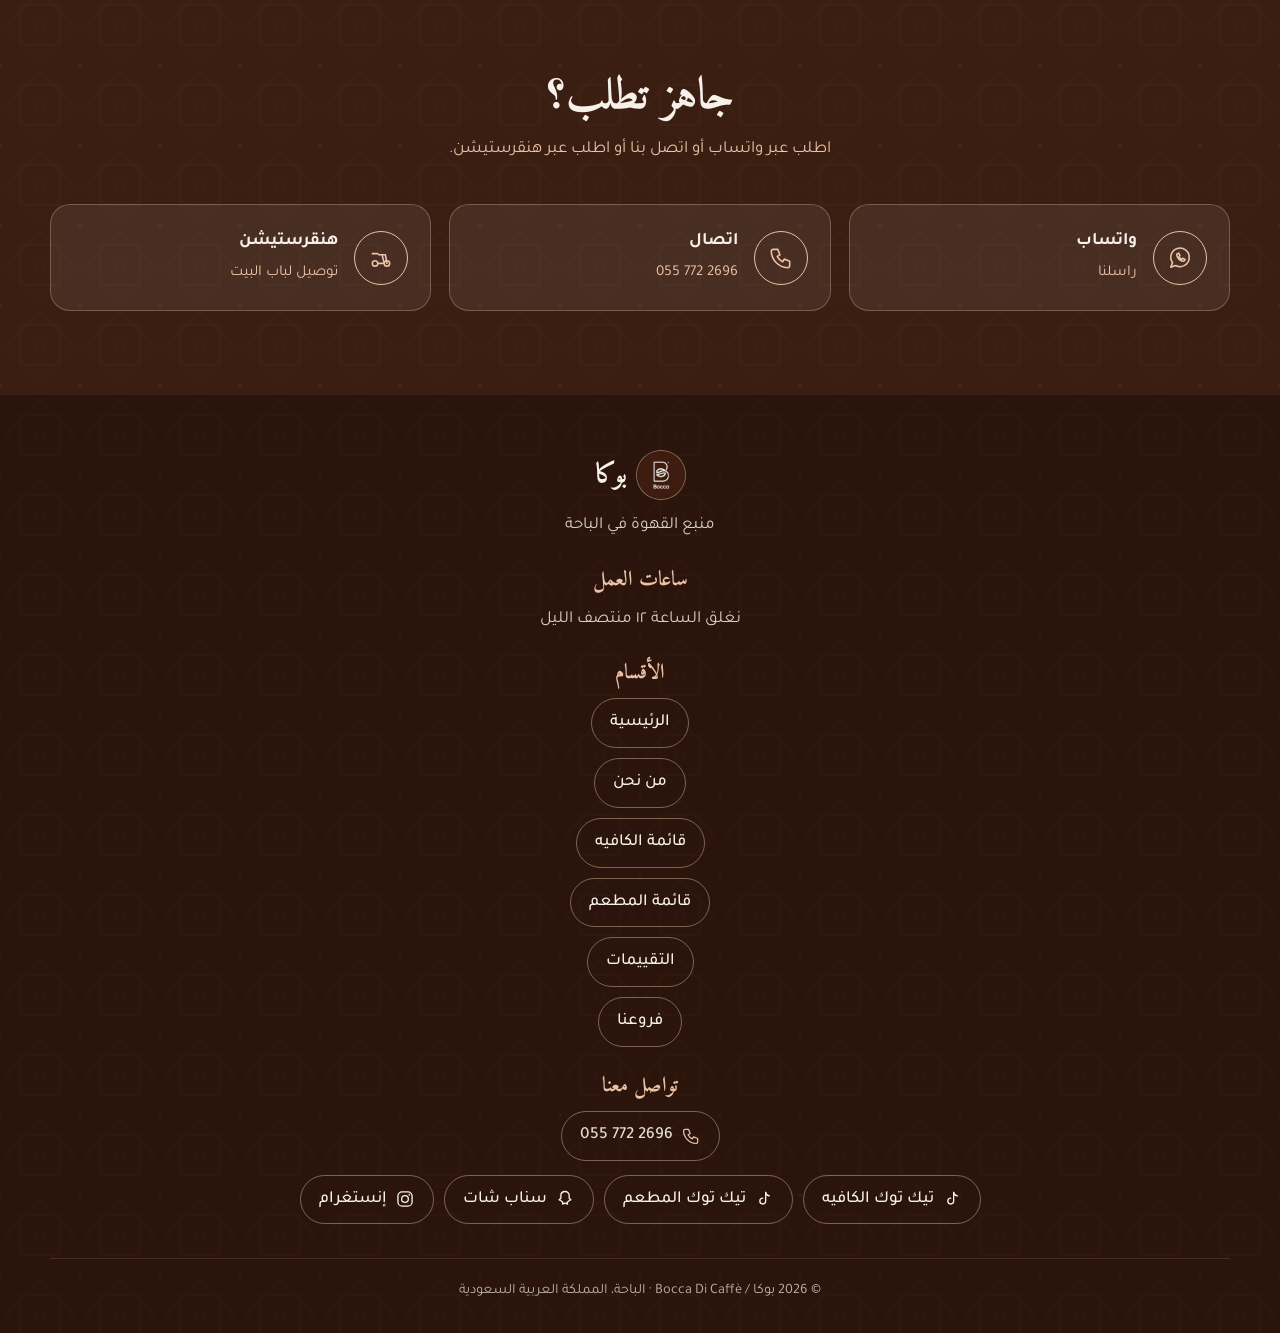
<file: restaurant.html>
<!DOCTYPE html>
<html lang="ar" dir="rtl">
<head>
<meta charset="utf-8">
<meta name="viewport" content="width=device-width, initial-scale=1, viewport-fit=cover">
<title>قائمة المطعم | بوكا</title>
<meta name="description" content="سلطات ومقبلات، باستا وبيتزا وريزوتو، ستيك وسوشي وحلويات.">
<meta name="theme-color" content="#3A1E12">
<link rel="icon" type="image/png" href="assets/img/favicon.png">
<link rel="apple-touch-icon" href="assets/img/apple-touch-icon.png">
<meta property="og:type" content="website"><meta property="og:site_name" content="بوكا | Bocca Di Caffè">
<meta property="og:title" content="قائمة المطعم | بوكا"><meta property="og:description" content="سلطات ومقبلات، باستا وبيتزا وريزوتو، ستيك وسوشي وحلويات.">
<meta property="og:image" content="assets/img/logo-512.png"><meta property="og:locale" content="ar_SA"><meta property="og:locale:alternate" content="en_US">
<link rel="preconnect" href="https://fonts.googleapis.com">
<link rel="preconnect" href="https://fonts.gstatic.com" crossorigin>
<link href="https://fonts.googleapis.com/css2?family=Amiri:wght@400;700&family=Cormorant+Garamond:wght@500;600;700&family=Inter:wght@400;500;600&family=Tajawal:wght@400;500;700;800&display=swap" rel="stylesheet">
<script>
(function () {
  var l = 'ar', q = null, s = null;
  try { q = new URLSearchParams(location.search).get('lang'); } catch (e) {}
  try { s = localStorage.getItem('bocca_lang'); } catch (e) {}
  if (q === 'en' || q === 'ar') l = q; else if (s === 'en' || s === 'ar') l = s;
  var d = document.documentElement;
  d.lang = l; d.dir = (l === 'ar') ? 'rtl' : 'ltr'; d.classList.add('js');
  try { if (sessionStorage.getItem('bocca_pre')) d.classList.add('nopre'); } catch (e) {}
  window.__B_LANG = l;
})();
</script>
<link rel="stylesheet" href="assets/style.css">
</head>
<body id="top" data-pg="rest" data-sec="rest" data-menu="rest">

<svg width="0" height="0" style="position:absolute" aria-hidden="true" focusable="false">
  <defs>
    <linearGradient id="gold-grad" x1="0" y1="0" x2="1" y2="1"><stop offset="0" stop-color="#E3C5A5"/><stop offset="1" stop-color="#C08B5C"/></linearGradient>
    <symbol id="star8" viewBox="0 0 24 24"><rect x="5" y="5" width="14" height="14" stroke-linejoin="round"/><path d="M12 1.5 22.5 12 12 22.5 1.5 12z" stroke-linejoin="round"/><circle cx="12" cy="12" r="2.2"/></symbol>
    <pattern id="pat-star" width="80" height="80" patternUnits="userSpaceOnUse">
      <g fill="none" stroke="#C08B5C" stroke-width="1"><rect x="20" y="20" width="40" height="40"/><path d="M40 6 74 40 40 74 6 40z"/><circle cx="40" cy="40" r="5"/></g>
      <g fill="#C08B5C"><circle cx="0" cy="0" r="2"/><circle cx="80" cy="0" r="2"/><circle cx="0" cy="80" r="2"/><circle cx="80" cy="80" r="2"/></g>
    </pattern>
  </defs>
</svg>

<div class="progress" id="progress" aria-hidden="true"></div>
<a class="skip" href="#main" data-i18n="skip">انتقل إلى المحتوى</a>
<header class="nav" id="nav">
  <div class="container nav-in">
    <a class="logo" href="index.html" data-i18n-aria="logoAria" aria-label="بوكا - الصفحة الرئيسية">
      <span class="logo-img" role="img" aria-label="Bocca logo"></span>
      <span class="logo-text"><span data-i18n="brand">بوكا</span><small>Bocca Di Caffè</small></span>
    </a>
    <nav class="nav-links" data-i18n-aria="navAria" aria-label="التنقل الرئيسي">
      <a href="index.html" data-i18n="navHome">الرئيسية</a>
      <a href="about.html" data-i18n="navAbout">من نحن</a>
      <a href="cafe.html" data-i18n="navCafe">الكافيه</a>
      <a href="restaurant.html" aria-current="page" data-i18n="navRest">المطعم</a>
      <a href="reviews.html" data-i18n="navReviews">التقييمات</a>
      <a href="index.html#branches" data-i18n="navBranches">فروعنا</a>
      <a href="#contact" data-i18n="navContact">تواصل معنا</a>
    </nav>
    <div class="nav-actions">
      <button class="lang" id="langBtn" type="button">EN</button>
      <a class="btn btn-gold btn-sm btn-pulse nav-order" href="#order" data-i18n="navOrder">اطلب الآن</a>
      <button class="burger" id="burger" type="button" aria-expanded="false" aria-controls="mnav" data-i18n-aria="menuOpen" aria-label="فتح القائمة"><span></span><span></span><span></span></button>
    </div>
  </div>
</header>

<div class="mnav" id="mnav" aria-hidden="true">
  <nav data-i18n-aria="navAria" aria-label="التنقل الرئيسي">
    <a href="index.html" style="--i:0" data-i18n="navHome">الرئيسية</a>
    <a href="about.html" style="--i:1" data-i18n="navAbout">من نحن</a>
    <a href="cafe.html" style="--i:2" data-i18n="navCafe">الكافيه</a>
    <a href="restaurant.html" aria-current="page" style="--i:3" data-i18n="navRest">المطعم</a>
    <a href="reviews.html" style="--i:4" data-i18n="navReviews">التقييمات</a>
    <a href="index.html#branches" style="--i:5" data-i18n="navBranches">فروعنا</a>
    <a href="#contact" style="--i:6" data-i18n="navContact">تواصل معنا</a>
    <a class="btn btn-gold" href="#order" style="--i:7" data-i18n="navOrder">اطلب الآن</a>
  </nav>
</div>

<main id="main">
<section class="page-hero">
  <svg class="orn-bg" aria-hidden="true" focusable="false"><rect width="100%" height="100%" fill="url(#pat-star)"/></svg>
  <div class="container">
    <ol class="crumbs"><li><a href="index.html" data-i18n="crumbHome">الرئيسية</a></li><li aria-current="page" data-i18n="restTitle">قائمة المطعم</li></ol>
    <h1 data-i18n="restTitle">قائمة المطعم</h1><p class="hero-en">Bocca Restaurant Menu</p>
    <div class="divider" aria-hidden="true"><i></i><svg viewBox="0 0 24 24"><use href="#star8"/></svg><i></i></div>
    <p data-i18n="restSub">سلطات ومقبلات، باستا وبيتزا وريزوتو، ستيك وسوشي وحلويات.</p>
    <div class="switch" role="tablist" data-i18n-aria="switchAria" aria-label="تبديل القسم"><a href="cafe.html" data-i18n="navCafe">الكافيه</a><a href="restaurant.html" class="on" aria-current="page" data-i18n="navRest">المطعم</a></div>
  </div>
</section>
<div class="menu-bar" id="menuBar"><div class="container">
  <div class="search"><svg viewBox="0 0 24 24" aria-hidden="true"><circle cx="11" cy="11" r="6.5"/><path d="m16 16 4.5 4.5"/></svg><input type="search" id="menuSearch" data-i18n-ph="searchPh" placeholder="ابحث في القائمة…" data-i18n-aria="searchAria" aria-label="ابحث في القائمة" autocomplete="off" enterkeyhint="search"></div>
  <nav class="chips" id="chips" data-i18n-aria="chipsAria" aria-label="أقسام القائمة"></nav>
</div></div>
<section class="section menu-sec"><div class="container">
  <p class="menu-note" data-i18n="restNote">الأسعار بالريال السعودي. السعرات الحرارية كما هي معروضة في قائمة المطعم.</p>
  <div id="menuRoot"></div><p class="empty" id="empty" hidden data-i18n="empty">ما لقينا صنف بهذا الاسم. جرّب كلمة ثانية.</p>
</div></section>

<section class="order" id="order" aria-labelledby="order-title">
  <svg class="orn-bg" aria-hidden="true" focusable="false"><rect width="100%" height="100%" fill="url(#pat-star)"/></svg>
  <div class="container">
    <div class="section-head reveal">
      <h2 id="order-title" data-i18n="readyTitle">جاهز تطلب؟</h2>
      <p data-i18n="readySub">اطلب عبر واتساب أو اتصل بنا أو اطلب عبر هنقرستيشن.</p>
    </div>
    <div class="order-grid" data-stagger>
      <a class="order-opt" data-wa href="#" target="_blank" rel="noopener noreferrer"><span class="ic"><svg viewBox="0 0 24 24" aria-hidden="true"><path d="M20.5 11.5a8.5 8.5 0 0 1-12.6 7.4L3.5 20.5l1.6-4.2A8.5 8.5 0 1 1 20.5 11.5z"/><path d="M9 8.5c0 3.5 3 6.5 6.5 6.5l1.2-1.6-2.2-1.1-1 .8a5 5 0 0 1-2.4-2.4l.8-1-1.1-2.2z"/></svg></span><span><b data-i18n="optWA">واتساب</b><small data-i18n="optWAsub">راسلنا</small></span></a>
      <a class="order-opt" data-call href="#"><span class="ic"><svg viewBox="0 0 24 24" aria-hidden="true"><path d="M5 4h4l2 5-2.5 1.5a11 11 0 0 0 5 5L15 13l5 2v4a2 2 0 0 1-2 2A16 16 0 0 1 3 6a2 2 0 0 1 2-2z"/></svg></span><span><b data-i18n="optCall">اتصال</b><small class="ltr" data-phone-text></small></span></a>
      <a class="order-opt" data-hs href="#" target="_blank" rel="noopener noreferrer"><span class="ic"><svg viewBox="0 0 24 24" aria-hidden="true"><circle cx="6.5" cy="17" r="2.5"/><circle cx="17.5" cy="17" r="2.5"/><path d="M9 17h6l-2-8h-3M13 9h3l1.5 8M4 8h5"/></svg></span><span><b data-i18n="optHS">هنقرستيشن</b><small data-i18n="optHSsub">توصيل لباب البيت</small></span></a>
    </div>
  </div>
</section>

</main>

<footer id="contact">
  <svg class="orn-bg" aria-hidden="true" focusable="false" style="opacity:.06"><rect width="100%" height="100%" fill="url(#pat-star)"/></svg>
  <div class="container">
    <div class="foot-grid">
      <div>
        <div class="foot-logo"><span class="logo-img" role="img" aria-label="Bocca logo"></span><span data-i18n="brand">بوكا</span></div>
        <p data-i18n="tagline">منبع القهوة في الباحة</p>
      </div>
      <div>
        <h4 data-i18n="footHours">ساعات العمل</h4>
        <p data-i18n="hoursText">نغلق الساعة ١٢ منتصف الليل</p>
      </div>
      <div>
        <h4 data-i18n="footSections">الأقسام</h4>
        <ul>
          <li><a href="index.html" data-i18n="navHome">الرئيسية</a></li>
          <li><a href="about.html" data-i18n="navAbout">من نحن</a></li>
          <li><a href="cafe.html" data-i18n="cafeTitle">قائمة الكافيه</a></li>
          <li><a href="restaurant.html" data-i18n="restTitle">قائمة المطعم</a></li>
          <li><a href="reviews.html" data-i18n="navReviews">التقييمات</a></li>
          <li><a href="index.html#branches" data-i18n="navBranches">فروعنا</a></li>
        </ul>
      </div>
      <div>
        <h4 data-i18n="footContact">تواصل معنا</h4>
        <ul>
          <li class="foot-social"><svg viewBox="0 0 24 24" aria-hidden="true"><path d="M5 4h4l2 5-2.5 1.5a11 11 0 0 0 5 5L15 13l5 2v4a2 2 0 0 1-2 2A16 16 0 0 1 3 6a2 2 0 0 1 2-2z"/></svg><a data-call href="#"><span class="ltr" data-phone-text></span></a></li>
          <li class="foot-social" data-social="tiktokCafe"><svg viewBox="0 0 24 24" aria-hidden="true"><path d="M14 4v10.5a3.5 3.5 0 1 1-3.5-3.5"/><path d="M14 4c.4 2.4 2 4 4.5 4.2"/></svg><a target="_blank" rel="noopener noreferrer" href="#"><span data-i18n="tkCafe">تيك توك الكافيه</span> <span class="ltr" data-user></span></a></li>
          <li class="foot-social" data-social="tiktokRest"><svg viewBox="0 0 24 24" aria-hidden="true"><path d="M14 4v10.5a3.5 3.5 0 1 1-3.5-3.5"/><path d="M14 4c.4 2.4 2 4 4.5 4.2"/></svg><a target="_blank" rel="noopener noreferrer" href="#"><span data-i18n="tkRest">تيك توك المطعم</span> <span class="ltr" data-user></span></a></li>
          <li class="foot-social" data-social="snapchat"><svg viewBox="0 0 24 24" aria-hidden="true"><path d="M12 3c-3 0-5 2.2-5 5v3l-2 2 2 .8c.5 1 1.3 1.6 2.4 1.9L9 18l3-1 3 1-.4-2.3c1.1-.3 1.9-.9 2.4-1.9l2-.8-2-2V8c0-2.8-2-5-5-5z"/></svg><a target="_blank" rel="noopener noreferrer" href="#"><span data-i18n="snap">سناب شات</span> <span class="ltr" data-user></span></a></li>
        </ul>
      </div>
    </div>
    <p class="copy" data-i18n="copy">© 2026 بوكا / Bocca Di Caffè · الباحة، المملكة العربية السعودية</p>
  </div>
</footer>

<a class="wa-float" data-wa data-i18n-aria="waFloat" aria-label="اطلب عبر واتساب" href="#" target="_blank" rel="noopener noreferrer"><svg viewBox="0 0 24 24" aria-hidden="true"><path d="M20.5 11.5a8.5 8.5 0 0 1-12.6 7.4L3.5 20.5l1.6-4.2A8.5 8.5 0 1 1 20.5 11.5z"/><path d="M9 8.5c0 3.5 3 6.5 6.5 6.5l1.2-1.6-2.2-1.1-1 .8a5 5 0 0 1-2.4-2.4l.8-1-1.1-2.2z"/></svg></a>

<script src="assets/config.js"></script>
<script src="assets/menu-data.js"></script>
<script src="assets/supabase-config.js"></script>
<script src="assets/menu-live.js"></script>
<script src="assets/app.js"></script>
</body>
</html>
</file>
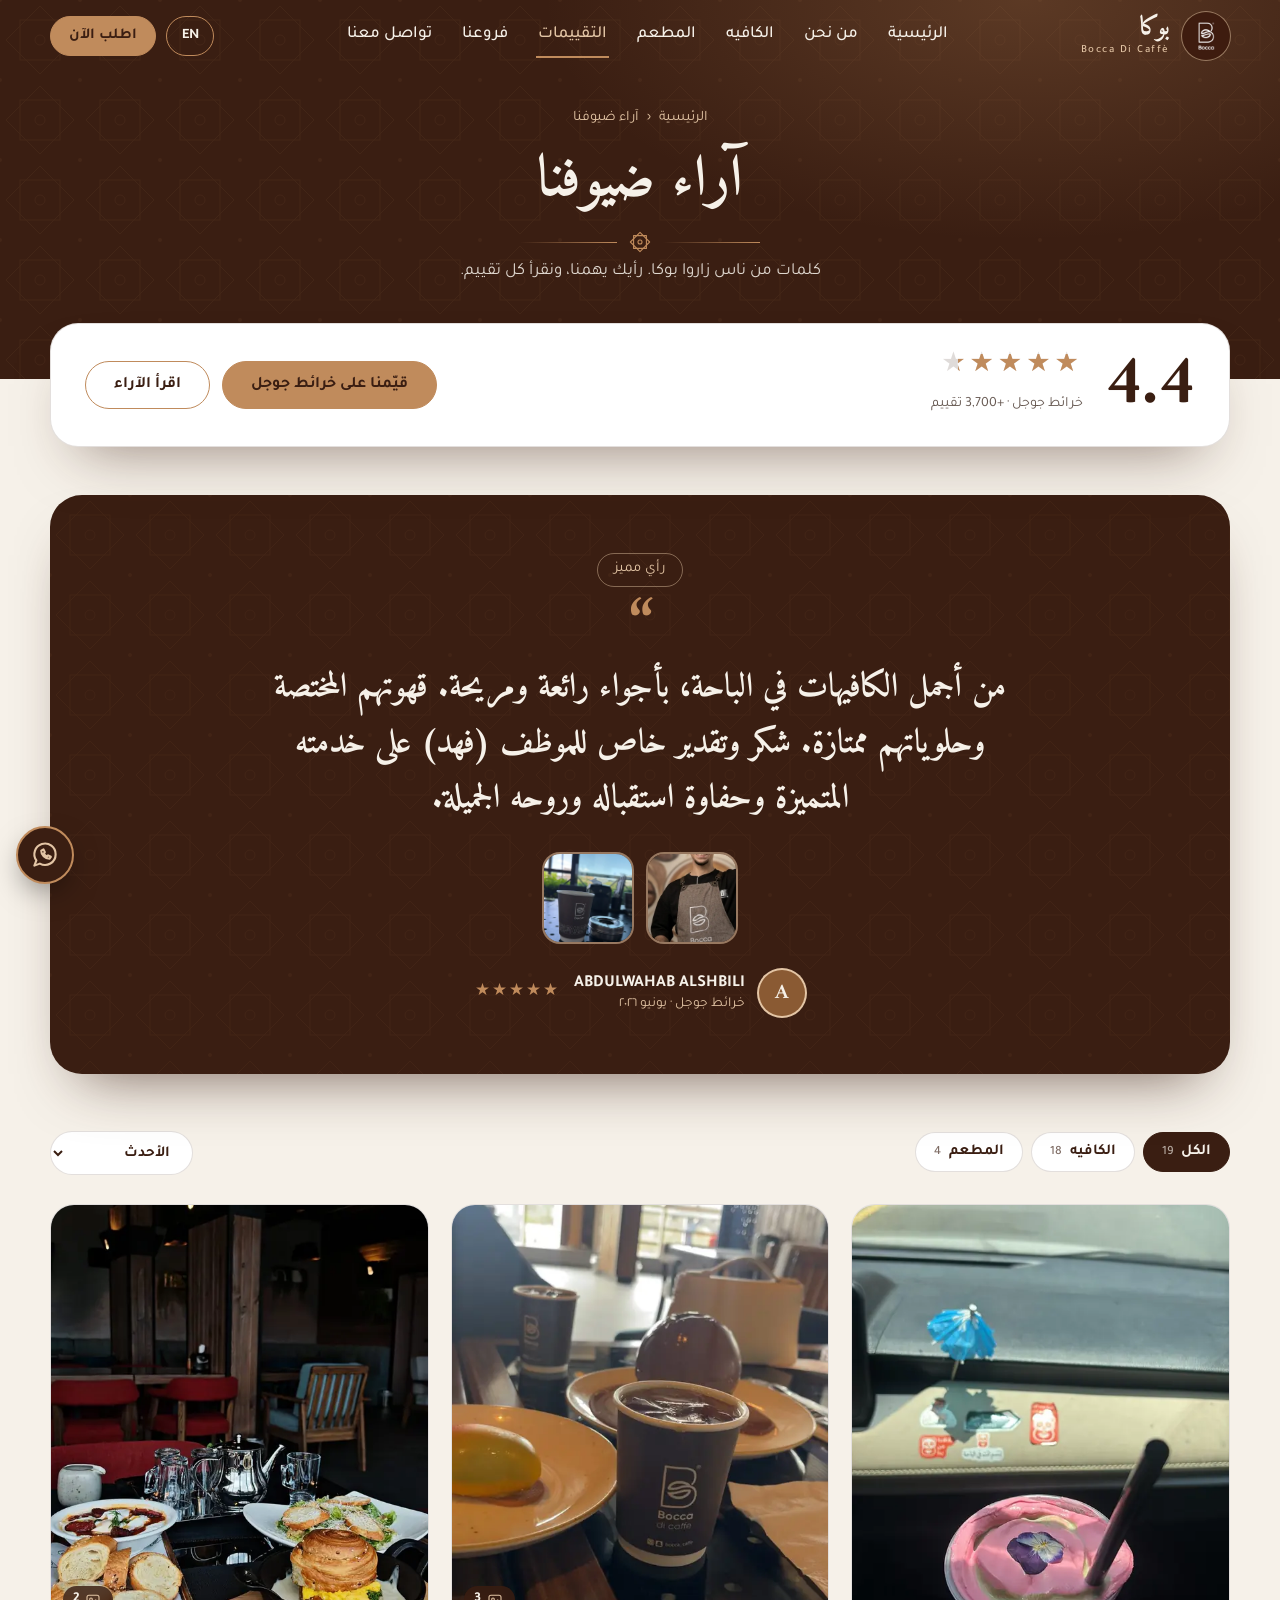
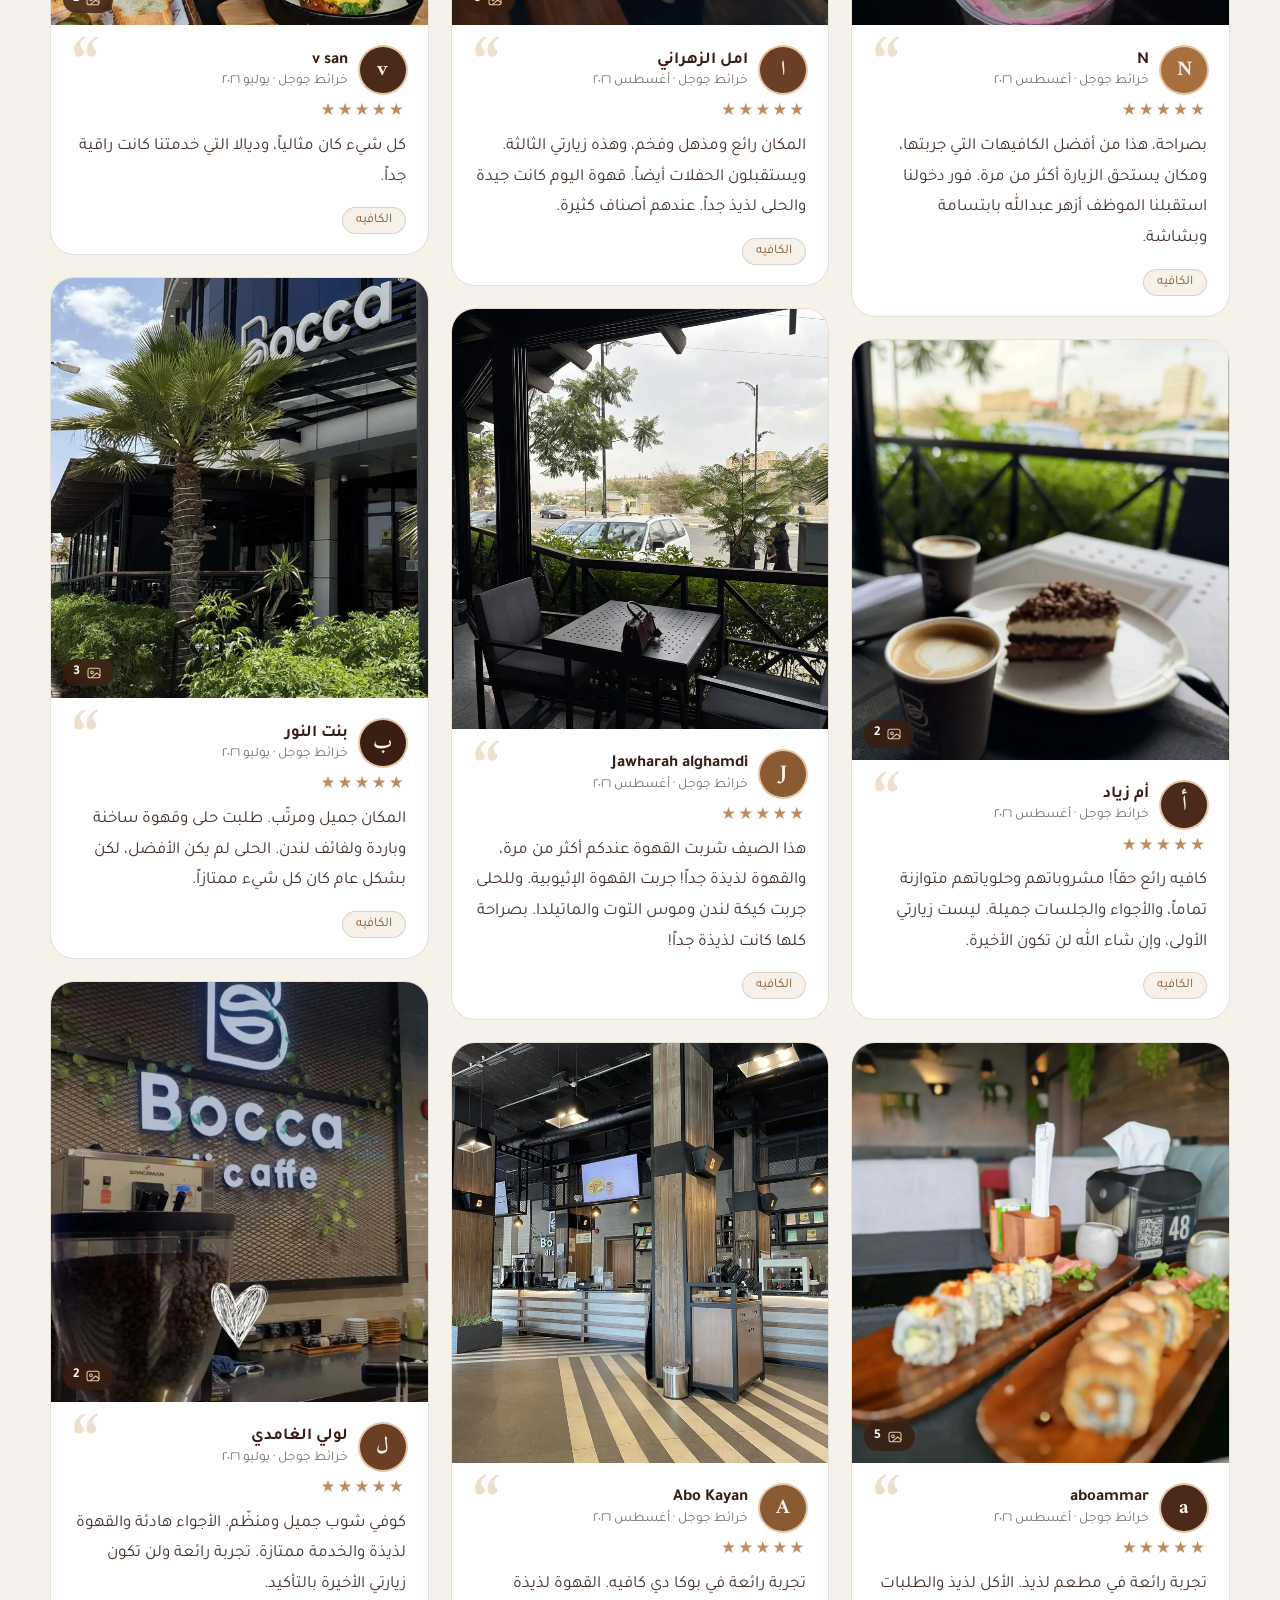
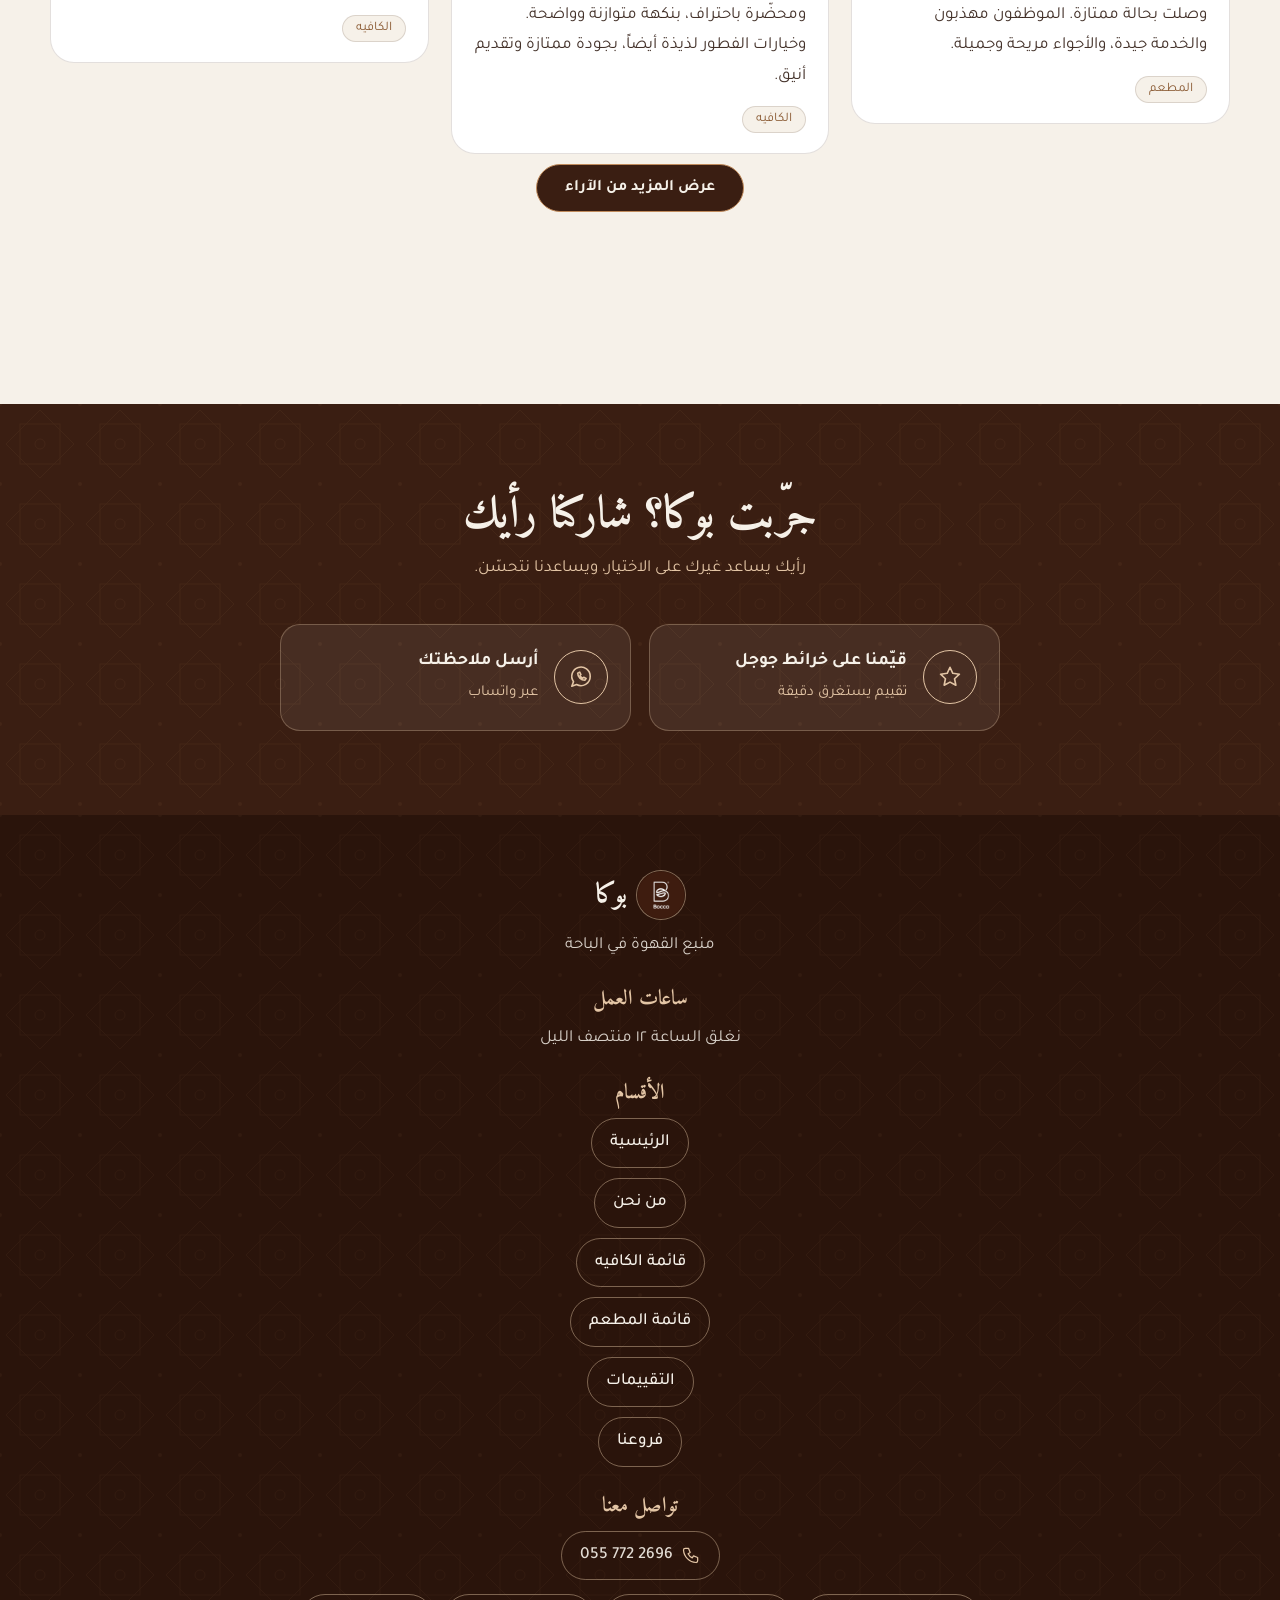
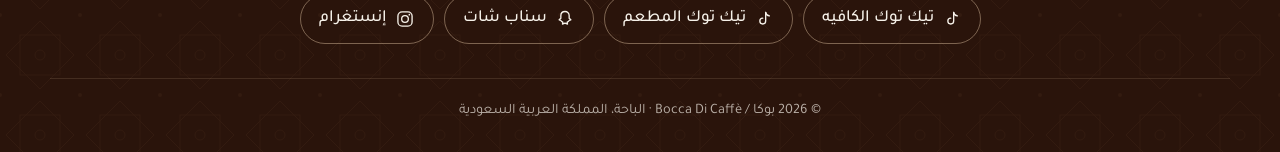
<file: reviews.html>
<!DOCTYPE html>
<html lang="ar" dir="rtl">
<head>
<meta charset="utf-8">
<meta name="viewport" content="width=device-width, initial-scale=1, viewport-fit=cover">
<title>آراء ضيوفنا | بوكا Bocca Di Caffè</title>
<meta name="description" content="اقرأ آراء ضيوف بوكا في الباحة عن القهوة والحلويات والمطعم، وشاركنا رأيك على خرائط جوجل.">
<meta name="theme-color" content="#3A1E12">
<link rel="icon" type="image/png" href="assets/img/favicon.png">
<link rel="apple-touch-icon" href="assets/img/apple-touch-icon.png">
<meta property="og:type" content="website"><meta property="og:site_name" content="بوكا | Bocca Di Caffè">
<meta property="og:title" content="آراء ضيوفنا | بوكا Bocca Di Caffè"><meta property="og:description" content="اقرأ آراء ضيوف بوكا في الباحة عن القهوة والحلويات والمطعم، وشاركنا رأيك على خرائط جوجل.">
<meta property="og:image" content="assets/img/logo-512.png"><meta property="og:locale" content="ar_SA"><meta property="og:locale:alternate" content="en_US">
<link rel="preconnect" href="https://fonts.googleapis.com">
<link rel="preconnect" href="https://fonts.gstatic.com" crossorigin>
<link href="https://fonts.googleapis.com/css2?family=Amiri:wght@400;700&family=Cormorant+Garamond:wght@500;600;700&family=Inter:wght@400;500;600&family=Tajawal:wght@400;500;700;800&display=swap" rel="stylesheet">
<script>
(function () {
  var l = 'ar', q = null, s = null;
  try { q = new URLSearchParams(location.search).get('lang'); } catch (e) {}
  try { s = localStorage.getItem('bocca_lang'); } catch (e) {}
  if (q === 'en' || q === 'ar') l = q; else if (s === 'en' || s === 'ar') l = s;
  var d = document.documentElement;
  d.lang = l; d.dir = (l === 'ar') ? 'rtl' : 'ltr'; d.classList.add('js');
  try { if (sessionStorage.getItem('bocca_pre')) d.classList.add('nopre'); } catch (e) {}
  window.__B_LANG = l;
})();
</script>
<link rel="stylesheet" href="assets/style.css">
</head>
<body class="loading" id="top" data-pg="reviews">

<svg width="0" height="0" style="position:absolute" aria-hidden="true" focusable="false">
  <defs>
    <linearGradient id="gold-grad" x1="0" y1="0" x2="1" y2="1"><stop offset="0" stop-color="#E3C5A5"/><stop offset="1" stop-color="#C08B5C"/></linearGradient>
    <symbol id="star8" viewBox="0 0 24 24"><rect x="5" y="5" width="14" height="14" stroke-linejoin="round"/><path d="M12 1.5 22.5 12 12 22.5 1.5 12z" stroke-linejoin="round"/><circle cx="12" cy="12" r="2.2"/></symbol>
    <pattern id="pat-star" width="80" height="80" patternUnits="userSpaceOnUse">
      <g fill="none" stroke="#C08B5C" stroke-width="1"><rect x="20" y="20" width="40" height="40"/><path d="M40 6 74 40 40 74 6 40z"/><circle cx="40" cy="40" r="5"/></g>
      <g fill="#C08B5C"><circle cx="0" cy="0" r="2"/><circle cx="80" cy="0" r="2"/><circle cx="0" cy="80" r="2"/><circle cx="80" cy="80" r="2"/></g>
    </pattern>
  </defs>
</svg>

<div class="progress" id="progress" aria-hidden="true"></div>
<a class="skip" href="#main" data-i18n="skip">انتقل إلى المحتوى</a>
<!-- PRELOADER -->
<div id="preloader" role="status" aria-live="polite">
  <div class="pre-logo"><span class="logo-img" role="img" aria-label="Bocca logo"></span><span class="shimmer" data-i18n="brand">بوكا</span></div>
</div>
<header class="nav" id="nav">
  <div class="container nav-in">
    <a class="logo" href="index.html" data-i18n-aria="logoAria" aria-label="بوكا - الصفحة الرئيسية">
      <span class="logo-img" role="img" aria-label="Bocca logo"></span>
      <span class="logo-text"><span data-i18n="brand">بوكا</span><small>Bocca Di Caffè</small></span>
    </a>
    <nav class="nav-links" data-i18n-aria="navAria" aria-label="التنقل الرئيسي">
      <a href="index.html" data-i18n="navHome">الرئيسية</a>
      <a href="about.html" data-i18n="navAbout">من نحن</a>
      <a href="cafe.html" data-i18n="navCafe">الكافيه</a>
      <a href="restaurant.html" data-i18n="navRest">المطعم</a>
      <a href="reviews.html" aria-current="page" data-i18n="navReviews">التقييمات</a>
      <a href="index.html#branches" data-i18n="navBranches">فروعنا</a>
      <a href="#contact" data-i18n="navContact">تواصل معنا</a>
    </nav>
    <div class="nav-actions">
      <button class="lang" id="langBtn" type="button">EN</button>
      <a class="btn btn-gold btn-sm btn-pulse nav-order" href="index.html#order" data-i18n="navOrder">اطلب الآن</a>
      <button class="burger" id="burger" type="button" aria-expanded="false" aria-controls="mnav" data-i18n-aria="menuOpen" aria-label="فتح القائمة"><span></span><span></span><span></span></button>
    </div>
  </div>
</header>

<div class="mnav" id="mnav" aria-hidden="true">
  <nav data-i18n-aria="navAria" aria-label="التنقل الرئيسي">
    <a href="index.html" style="--i:0" data-i18n="navHome">الرئيسية</a>
    <a href="about.html" style="--i:1" data-i18n="navAbout">من نحن</a>
    <a href="cafe.html" style="--i:2" data-i18n="navCafe">الكافيه</a>
    <a href="restaurant.html" style="--i:3" data-i18n="navRest">المطعم</a>
    <a href="reviews.html" aria-current="page" style="--i:4" data-i18n="navReviews">التقييمات</a>
    <a href="index.html#branches" style="--i:5" data-i18n="navBranches">فروعنا</a>
    <a href="#contact" style="--i:6" data-i18n="navContact">تواصل معنا</a>
    <a class="btn btn-gold" href="index.html#order" style="--i:7" data-i18n="navOrder">اطلب الآن</a>
  </nav>
</div>

<main id="main">

<!-- PAGE HERO -->
<section class="page-hero rev-hero" aria-labelledby="rev-title">
  <svg class="orn-bg" aria-hidden="true" focusable="false"><rect width="100%" height="100%" fill="url(#pat-star)"/></svg>
  <div class="container">
    <ul class="crumbs"><li><a href="index.html" data-i18n="crumbHome">الرئيسية</a></li><li data-i18n="revTitle">آراء ضيوفنا</li></ul>
    <h1 id="rev-title" data-i18n="revTitle">آراء ضيوفنا</h1>
    <div class="divider" aria-hidden="true"><i></i><svg viewBox="0 0 24 24"><use href="#star8"/></svg><i></i></div>
    <p data-i18n="revSub">كلمات من ناس زاروا بوكا. رأيك يهمنا، ونقرأ كل تقييم.</p>
  </div>
</section>

<!-- SCORE -->
<section class="score-wrap" aria-label="Google Maps rating">
  <div class="container">
    <div class="score-card">
      <div class="score-main">
        <b class="score-num" dir="ltr">4.4</b>
        <div>
          <span class="stars-big" role="img" aria-label="4.4 / 5"><i aria-hidden="true">★★★★★</i></span>
          <small><span data-i18n="ratingG">خرائط جوجل</span><span data-i18n="ratingGsub"> · +3,700 تقييم</span></small>
        </div>
      </div>
      <div class="score-actions">
        <a class="btn btn-gold" data-gr href="#" target="_blank" rel="noopener noreferrer" data-i18n="revBtnGoogle">قيّمنا على خرائط جوجل</a>
        <a class="btn btn-ghost" href="#reviews" data-i18n="revBtnRead">اقرأ الآراء</a>
      </div>
    </div>
  </div>
</section>

<!-- REVIEWS -->
<section class="section rev-sec" id="reviews" aria-label="Reviews">
  <div class="container">
    <div id="revFeat" hidden></div>
    <div class="rev-bar" id="revBar" hidden>
      <div class="chips" id="revChips" role="group" data-i18n-aria="revFilterAria" aria-label="تصفية الآراء حسب القسم"></div>
      <select class="sort" id="revSort" data-i18n-aria="revSortAria" aria-label="ترتيب الآراء"></select>
    </div>
    <div class="rgrid" id="revRoot"></div>
    <p class="rev-empty" id="revEmpty" role="status" hidden></p>
    <div class="rev-more" id="revMore" hidden><button class="btn" type="button" data-i18n="revShowMore">عرض المزيد من الآراء</button></div>
  </div>
</section>

<!-- SHARE YOUR REVIEW -->
<section class="order rev-cta" aria-labelledby="rc-title">
  <svg class="orn-bg" aria-hidden="true" focusable="false"><rect width="100%" height="100%" fill="url(#pat-star)"/></svg>
  <div class="container">
    <div class="section-head reveal">
      <h2 id="rc-title" data-i18n="revCtaTitle">جرّبت بوكا؟ شاركنا رأيك</h2>
      <p data-i18n="revCtaSub">رأيك يساعد غيرك على الاختيار، ويساعدنا نتحسّن.</p>
    </div>
    <div class="order-grid two" data-stagger>
      <a class="order-opt" data-gr href="#" target="_blank" rel="noopener noreferrer"><span class="ic"><svg viewBox="0 0 24 24" aria-hidden="true"><path d="m12 3 2.6 5.6 6.1.8-4.5 4.2 1.2 6L12 16.7 6.6 19.6l1.2-6L3.3 9.4l6.1-.8z"/></svg></span><span><b data-i18n="revCtaGoogle">قيّمنا على خرائط جوجل</b><small data-i18n="revCtaGoogleSub">تقييم يستغرق دقيقة</small></span></a>
      <a class="order-opt" data-wa data-wa-msg="waFeedback" href="#" target="_blank" rel="noopener noreferrer"><span class="ic"><svg viewBox="0 0 24 24" aria-hidden="true"><path d="M20.5 11.5a8.5 8.5 0 0 1-12.6 7.4L3.5 20.5l1.6-4.2A8.5 8.5 0 1 1 20.5 11.5z"/><path d="M9 8.5c0 3.5 3 6.5 6.5 6.5l1.2-1.6-2.2-1.1-1 .8a5 5 0 0 1-2.4-2.4l.8-1-1.1-2.2z"/></svg></span><span><b data-i18n="revCtaWA">أرسل ملاحظتك</b><small data-i18n="revCtaWAsub">عبر واتساب</small></span></a>
    </div>
  </div>
</section>

</main>

<footer id="contact">
  <svg class="orn-bg" aria-hidden="true" focusable="false" style="opacity:.06"><rect width="100%" height="100%" fill="url(#pat-star)"/></svg>
  <div class="container">
    <div class="foot-grid">
      <div>
        <div class="foot-logo"><span class="logo-img" role="img" aria-label="Bocca logo"></span><span data-i18n="brand">بوكا</span></div>
        <p data-i18n="tagline">منبع القهوة في الباحة</p>
      </div>
      <div>
        <h4 data-i18n="footHours">ساعات العمل</h4>
        <p data-i18n="hoursText">نغلق الساعة ١٢ منتصف الليل</p>
      </div>
      <div>
        <h4 data-i18n="footSections">الأقسام</h4>
        <ul>
          <li><a href="index.html" data-i18n="navHome">الرئيسية</a></li>
          <li><a href="about.html" data-i18n="navAbout">من نحن</a></li>
          <li><a href="cafe.html" data-i18n="cafeTitle">قائمة الكافيه</a></li>
          <li><a href="restaurant.html" data-i18n="restTitle">قائمة المطعم</a></li>
          <li><a href="reviews.html" data-i18n="navReviews">التقييمات</a></li>
          <li><a href="index.html#branches" data-i18n="navBranches">فروعنا</a></li>
        </ul>
      </div>
      <div>
        <h4 data-i18n="footContact">تواصل معنا</h4>
        <ul>
          <li class="foot-social"><svg viewBox="0 0 24 24" aria-hidden="true"><path d="M5 4h4l2 5-2.5 1.5a11 11 0 0 0 5 5L15 13l5 2v4a2 2 0 0 1-2 2A16 16 0 0 1 3 6a2 2 0 0 1 2-2z"/></svg><a data-call href="#"><span class="ltr" data-phone-text></span></a></li>
          <li class="foot-social" data-social="tiktokCafe"><svg viewBox="0 0 24 24" aria-hidden="true"><path d="M14 4v10.5a3.5 3.5 0 1 1-3.5-3.5"/><path d="M14 4c.4 2.4 2 4 4.5 4.2"/></svg><a target="_blank" rel="noopener noreferrer" href="#"><span data-i18n="tkCafe">تيك توك الكافيه</span> <span class="ltr" data-user></span></a></li>
          <li class="foot-social" data-social="tiktokRest"><svg viewBox="0 0 24 24" aria-hidden="true"><path d="M14 4v10.5a3.5 3.5 0 1 1-3.5-3.5"/><path d="M14 4c.4 2.4 2 4 4.5 4.2"/></svg><a target="_blank" rel="noopener noreferrer" href="#"><span data-i18n="tkRest">تيك توك المطعم</span> <span class="ltr" data-user></span></a></li>
          <li class="foot-social" data-social="snapchat"><svg viewBox="0 0 24 24" aria-hidden="true"><path d="M12 3c-3 0-5 2.2-5 5v3l-2 2 2 .8c.5 1 1.3 1.6 2.4 1.9L9 18l3-1 3 1-.4-2.3c1.1-.3 1.9-.9 2.4-1.9l2-.8-2-2V8c0-2.8-2-5-5-5z"/></svg><a target="_blank" rel="noopener noreferrer" href="#"><span data-i18n="snap">سناب شات</span> <span class="ltr" data-user></span></a></li>
        </ul>
      </div>
    </div>
    <p class="copy" data-i18n="copy">© 2026 بوكا / Bocca Di Caffè · الباحة، المملكة العربية السعودية</p>
  </div>
</footer>

<a class="wa-float" data-wa data-i18n-aria="waFloat" aria-label="اطلب عبر واتساب" href="#" target="_blank" rel="noopener noreferrer"><svg viewBox="0 0 24 24" aria-hidden="true"><path d="M20.5 11.5a8.5 8.5 0 0 1-12.6 7.4L3.5 20.5l1.6-4.2A8.5 8.5 0 1 1 20.5 11.5z"/><path d="M9 8.5c0 3.5 3 6.5 6.5 6.5l1.2-1.6-2.2-1.1-1 .8a5 5 0 0 1-2.4-2.4l.8-1-1.1-2.2z"/></svg></a>

<script src="assets/config.js"></script>
<script src="assets/reviews-data.js"></script>
<script src="assets/app.js"></script>
</body>
</html>
</file>
<file: assets/style.css>
/* Bocca: two-section site (café + restaurant). Brand colours taken from the logo. */
[hidden]{display:none!important}
:root{--choc:#3A1E12;--choc-2:#4B2A1B;--cream:#F6F1E9;--cream-2:#EBE3D6;--ink:#2A160D;--accent:#C08B5C;--accent-2:#E3C5A5;--accent-deep:#8A5A33;--line:rgba(58,30,18,.14);
--fh:'Amiri','Tajawal',serif;--fb:'Tajawal',system-ui,sans-serif;--nav-h:72px;--ease:cubic-bezier(.22,.8,.3,1)}
body[data-sec="rest"]{--accent:#C27A55;--accent-2:#EBC2A6;--accent-deep:#8F4A2B}
*{box-sizing:border-box}html{scroll-behavior:smooth;scroll-padding-top:calc(var(--nav-h) + 70px)}
body{margin:0;background:var(--cream);color:var(--ink);font-family:var(--fb);font-size:1.0625rem;line-height:1.75;overflow-x:hidden}
img{max-width:100%;display:block}a{color:inherit}h1,h2,h3,h4{font-family:var(--fh);line-height:1.25;margin:0}
.container{width:min(1180px,100% - 40px);margin-inline:auto}
.ltr{direction:ltr;unicode-bidi:isolate;display:inline-block}
:focus-visible{outline:3px solid var(--accent);outline-offset:3px;border-radius:8px}
.skip{position:fixed;inset-inline-start:12px;top:-60px;background:var(--choc);color:var(--cream);padding:10px 16px;border-radius:10px;z-index:500;transition:top .2s}.skip:focus{top:12px}
.orn-bg{position:absolute;inset:0;width:100%;height:100%;opacity:.07;pointer-events:none}
/* buttons */
.btn{display:inline-flex;align-items:center;justify-content:center;gap:8px;padding:13px 28px;border-radius:999px;border:1.5px solid var(--accent);background:var(--choc);color:var(--cream);font:700 1rem var(--fb);text-decoration:none;cursor:pointer;transition:transform .3s var(--ease),background .3s,color .3s;min-height:48px}
.btn:hover{transform:translateY(-2px)}.btn-sm{padding:8px 18px;min-height:40px;font-size:.95rem}
.btn-gold{background:var(--accent);color:var(--choc);border-color:var(--accent)}.btn-gold:hover{background:var(--accent-2)}
.btn-ghost{background:transparent;color:var(--cream);border-color:var(--accent-2)}.btn-ghost:hover{background:rgba(255,255,255,.1)}
.branch .btn-ghost{color:var(--choc);border-color:var(--accent)}.branch .btn-ghost:hover{background:var(--accent-2)}
/* nav */
.nav{position:fixed;top:0;inset-inline:0;height:var(--nav-h);z-index:210;color:var(--cream);transition:background .4s,box-shadow .4s}
.nav.solid,.nav.open{background:rgba(58,30,18,.96);-webkit-backdrop-filter:blur(10px);backdrop-filter:blur(10px);box-shadow:0 6px 24px -12px rgba(0,0,0,.6)}
.nav-in{height:100%;display:flex;align-items:center;justify-content:space-between;gap:16px}
.logo{display:flex;align-items:center;gap:12px;text-decoration:none}
.logo-img{display:block;flex:none;width:48px;height:48px;border-radius:50%;background:url(img/logo-512.png) center/cover no-repeat;box-shadow:0 0 0 1px rgba(227,197,165,.5)}
.logo-text{font-family:var(--fh);font-size:1.6rem;font-weight:700;line-height:1;display:flex;flex-direction:column}.logo-text small{font:500 .68rem var(--fb);letter-spacing:.14em;color:var(--accent-2);margin-top:4px;direction:ltr;text-align:start}
.nav-links{display:flex;gap:26px}.nav-links a{text-decoration:none;font-weight:500;padding:6px 2px;border-bottom:2px solid transparent;transition:border-color .3s,color .3s}
.nav-links a:hover,.nav-links a[aria-current]{border-color:var(--accent);color:var(--accent-2)}
.nav-actions{display:flex;align-items:center;gap:10px}.btn-call{background:var(--accent);color:var(--choc);border-color:var(--accent)}
.burger{display:none;width:44px;height:44px;border:1.5px solid var(--accent);border-radius:12px;background:transparent;cursor:pointer;flex-direction:column;gap:5px;align-items:center;justify-content:center}
.burger span{width:20px;height:2px;background:var(--cream);transition:transform .3s,opacity .3s}.burger[aria-expanded=true] span:nth-child(1){transform:translateY(7px) rotate(45deg)}.burger[aria-expanded=true] span:nth-child(2){opacity:0}.burger[aria-expanded=true] span:nth-child(3){transform:translateY(-7px) rotate(-45deg)}
.mnav{position:fixed;inset:0;z-index:200;background:var(--choc);display:flex;align-items:center;justify-content:center;opacity:0;visibility:hidden;transition:opacity .35s,visibility .35s}
.mnav.open{opacity:1;visibility:visible}.mnav nav{display:flex;flex-direction:column;align-items:center;gap:6px}
.mnav a:not(.btn){color:var(--cream);text-decoration:none;font:700 2rem var(--fh);padding:8px 18px}.mnav .btn{margin-top:18px}
@media(max-width:860px){.nav-links,.nav-actions .btn-call{display:none}.burger{display:flex}}
/* hero */
.hero{position:relative;background:radial-gradient(900px 520px at 82% 18%,rgba(192,139,92,.26),transparent 62%),radial-gradient(700px 480px at 8% 92%,rgba(192,139,92,.14),transparent 62%),var(--choc);color:var(--cream);padding:calc(var(--nav-h) + 36px) 0 72px;min-height:100svh;display:flex;align-items:center;overflow:hidden;text-align:center}
.hero-in{position:relative;display:flex;flex-direction:column;align-items:center}
.hero-logo{width:clamp(150px,34vw,220px);aspect-ratio:1;border-radius:50%;background:url(img/logo.png) center/cover no-repeat;box-shadow:0 0 0 2px rgba(227,197,165,.5),0 0 0 12px rgba(227,197,165,.08),0 28px 60px -16px rgba(0,0,0,.7);margin-bottom:22px;animation:float 6s ease-in-out infinite}
@keyframes float{50%{transform:translateY(-8px)}}
.hero h1{font-size:clamp(3rem,10vw,5.2rem);color:var(--cream)}.hero-en{margin:2px 0 0;letter-spacing:.3em;color:var(--accent-2);font-weight:500;direction:ltr;font-size:.95rem}
.hero-tag{font:700 clamp(1.4rem,3.6vw,2rem) var(--fh);margin:18px 0 4px}.hero-sub{margin:0;opacity:.85}
.hero-cta{display:flex;flex-wrap:wrap;gap:14px;justify-content:center;margin-top:30px}
.rating{display:flex;align-items:center;gap:10px;margin-top:34px;flex-wrap:wrap;justify-content:center}.rating b{font:700 1.9rem/1 var(--fh);color:var(--accent-2)}.stars{color:var(--accent);letter-spacing:2px}.rating small{opacity:.8}
/* sections */
.section{position:relative;padding:clamp(56px,8vw,96px) 0}.section-head{text-align:center;margin-bottom:40px}.section-head h2{font-size:clamp(2rem,5vw,2.8rem);color:var(--choc)}.section-head p{margin:10px auto 0;max-width:560px;color:rgba(42,22,13,.75)}
.divider{display:flex;align-items:center;gap:12px;max-width:240px;margin:14px auto}.divider i{flex:1;height:1px;background:linear-gradient(90deg,transparent,var(--accent))}.divider b{width:9px;height:9px;transform:rotate(45deg);background:var(--accent)}
/* two-section cards */
.split{display:grid;grid-template-columns:1fr 1fr;gap:24px}@media(max-width:820px){.split{grid-template-columns:1fr}}
.sec-card{display:flex;flex-direction:column;border-radius:28px;overflow:hidden;background:var(--choc);color:var(--cream);text-decoration:none;box-shadow:0 24px 50px -24px rgba(58,30,18,.6);transition:transform .45s var(--ease),box-shadow .45s var(--ease)}
.sec-card:hover{transform:translateY(-8px);box-shadow:0 34px 60px -22px rgba(58,30,18,.7)}
.sec-img{display:block;aspect-ratio:16/10;background:center/cover no-repeat;position:relative}.sec-img::after{content:"";position:absolute;inset:0;background:linear-gradient(180deg,transparent 45%,var(--choc))}
.sec-body{display:block;padding:6px 28px 30px}.sec-body small{display:block;color:var(--accent-2);letter-spacing:.25em;direction:ltr;text-align:start;font-weight:500}.sec-body h3{font-size:2.4rem;margin:2px 0 8px;color:var(--cream)}
.sec-body p{margin:0 0 14px;opacity:.88}.sec-tags{list-style:none;display:flex;flex-wrap:wrap;gap:8px;padding:0;margin:0 0 18px}.sec-tags li{border:1px solid rgba(227,197,165,.4);border-radius:999px;padding:3px 14px;font-size:.9rem;color:var(--accent-2)}
.sec-more{font-weight:700;color:var(--accent)}
.sec-rest{background:#35170E}.sec-rest .sec-img::after{background:linear-gradient(180deg,transparent 45%,#35170E)}
/* strip */
.strip{background:var(--cream-2);border-block:1px solid var(--line);padding:38px 0}.strip-grid{display:grid;grid-template-columns:repeat(4,1fr);gap:16px;text-align:center}.strip-grid b{display:block;font:700 2.4rem/1.1 var(--fh);color:var(--accent-deep)}.strip-grid span{font-weight:500}
@media(max-width:640px){.strip-grid{grid-template-columns:repeat(2,1fr);gap:24px}}
/* branches */
.branch-grid{display:grid;grid-template-columns:repeat(auto-fit,minmax(260px,1fr));gap:22px}
.branch{background:#fff;border:1px solid var(--line);border-radius:24px;padding:28px 24px;display:flex;flex-direction:column;gap:10px;transition:transform .4s var(--ease),box-shadow .4s}
.branch:hover{transform:translateY(-6px);box-shadow:0 22px 44px -22px rgba(58,30,18,.45)}.branch h3{font-size:1.6rem;color:var(--choc)}.branch p{margin:0}.branch ul{margin:0 0 8px;padding-inline-start:20px;color:rgba(42,22,13,.8)}.branch .btn{align-self:flex-start;margin-top:auto}
/* order band */
.order{position:relative;background:var(--choc);color:var(--cream);padding:clamp(52px,7vw,84px) 0;overflow:hidden}.order .section-head h2{color:var(--cream)}.order .section-head p{color:var(--accent-2)}
.order-grid{position:relative;display:grid;grid-template-columns:repeat(auto-fit,minmax(240px,1fr));gap:18px}.order-grid.two{max-width:720px;margin-inline:auto}
.order-opt{display:flex;align-items:center;gap:16px;background:rgba(255,255,255,.07);border:1px solid rgba(227,197,165,.3);border-radius:20px;padding:22px;text-decoration:none;transition:transform .35s var(--ease),background .35s}.order-opt:hover{transform:translateY(-4px);background:rgba(255,255,255,.12)}
.order-opt .ic{flex:none;width:54px;height:54px;border-radius:50%;border:1.5px solid var(--accent-2);display:grid;place-items:center}.order-opt svg{width:26px;height:26px;stroke:var(--accent-2);fill:none;stroke-width:1.5;stroke-linecap:round;stroke-linejoin:round}
.order-opt b{display:block;font-size:1.1rem}.order-opt small{color:var(--accent-2);font-size:.95rem}
/* footer */
footer{background:#2A140B;color:var(--cream);padding:56px 0 28px}.foot-grid{display:grid;grid-template-columns:1.2fr 1fr 1.4fr;gap:32px}@media(max-width:760px){.foot-grid{grid-template-columns:1fr}}
.foot-logo{display:flex;align-items:center;gap:10px;margin-bottom:12px;font:700 1.7rem var(--fh)}footer h4{font-size:1.3rem;color:var(--accent-2);margin-bottom:12px}footer ul{list-style:none;margin:0;padding:0;display:grid;gap:8px}footer p{margin:0;opacity:.85}footer a{text-decoration:none;opacity:.9}footer a:hover{color:var(--accent-2);opacity:1}
.copy{margin-top:34px!important;padding-top:20px;border-top:1px solid rgba(227,197,165,.2);text-align:center;font-size:.9rem;opacity:.7!important}
.call-float{position:fixed;inset-inline-start:16px;bottom:calc(16px + env(safe-area-inset-bottom,0px));z-index:150;width:56px;height:56px;border-radius:50%;background:var(--accent);display:grid;place-items:center;box-shadow:0 12px 30px -8px rgba(0,0,0,.5)}.call-float svg{width:26px;height:26px;stroke:var(--choc);fill:none;stroke-width:1.7;stroke-linecap:round;stroke-linejoin:round}
/* page hero (menu pages) */
.page-hero{position:relative;background:radial-gradient(800px 400px at 80% 0,rgba(192,139,92,.25),transparent 60%),var(--choc);color:var(--cream);padding:calc(var(--nav-h) + 34px) 0 36px;text-align:center;overflow:hidden}
body[data-sec="rest"] .page-hero{background:radial-gradient(800px 400px at 80% 0,rgba(194,122,85,.3),transparent 60%),#35170E}
.page-hero .container{position:relative}.page-hero h1{font-size:clamp(2.4rem,7vw,3.6rem)}.page-hero .hero-en{font-size:.85rem}.page-hero p{margin:0 auto;max-width:560px;opacity:.88}
.crumbs{list-style:none;display:flex;justify-content:center;gap:8px;padding:0;margin:0 0 14px;font-size:.9rem;color:var(--accent-2)}.crumbs li+li::before{content:"‹";margin-inline-end:8px}.crumbs a{text-decoration:none}
.switch{display:inline-flex;margin-top:22px;border:1.5px solid var(--accent);border-radius:999px;padding:4px;gap:4px}.switch a{padding:8px 26px;border-radius:999px;text-decoration:none;font-weight:700;transition:background .3s,color .3s}.switch a.on{background:var(--accent);color:var(--choc)}
/* menu */
.menu-bar{position:sticky;top:var(--nav-h);z-index:100;background:rgba(246,241,233,.96);-webkit-backdrop-filter:blur(8px);backdrop-filter:blur(8px);border-bottom:1px solid var(--line);padding:12px 0 10px}
.search{position:relative;max-width:520px;margin:0 auto 10px}.search svg{position:absolute;inset-inline-start:16px;top:50%;transform:translateY(-50%);width:20px;height:20px;stroke:var(--accent-deep);fill:none;stroke-width:1.7;stroke-linecap:round;pointer-events:none}
.search input{width:100%;min-height:48px;border:1.5px solid var(--line);border-radius:999px;background:#fff;padding:10px 20px;padding-inline-start:46px;font:500 1rem var(--fb);color:var(--ink)}.search input:focus-visible{border-color:var(--accent-deep);outline:none}
.chips{display:flex;gap:8px;overflow-x:auto;scrollbar-width:none;padding:2px 0 4px}.chips::-webkit-scrollbar{display:none}
.chip{flex:none;border:1.5px solid var(--line);background:#fff;color:var(--choc);border-radius:999px;padding:7px 18px;font:600 .95rem var(--fb);cursor:pointer;min-height:40px;white-space:nowrap;transition:background .25s,color .25s,border-color .25s}
.chip:hover{border-color:var(--accent-deep)}.chip.on{background:var(--choc);color:var(--cream);border-color:var(--choc)}
.menu-sec{padding-top:36px}.menu-note{text-align:center;color:rgba(42,22,13,.7);margin:0 0 28px;font-size:.95rem}
.cat{margin-bottom:56px}.cat-head{display:flex;align-items:baseline;gap:12px;margin-bottom:20px;border-bottom:1px solid var(--line);padding-bottom:10px}.cat-head h2{font-size:clamp(1.7rem,4vw,2.2rem);color:var(--choc)}.cat-head small{color:var(--accent-deep);font-weight:500;unicode-bidi:isolate}.cat-head .n{margin-inline-start:auto;font-size:.9rem;color:rgba(42,22,13,.6)}
.grid{display:grid;grid-template-columns:repeat(auto-fill,minmax(250px,1fr));gap:20px}
.card{background:#fff;border:1px solid var(--line);border-radius:20px;overflow:hidden;display:flex;flex-direction:column;transition:transform .35s var(--ease),box-shadow .35s var(--ease)}.card:hover{transform:translateY(-5px);box-shadow:0 20px 40px -22px rgba(58,30,18,.5)}
.ph{aspect-ratio:4/3;background:var(--cream-2) center/cover no-repeat;position:relative}
.ph img{position:absolute;inset:0;width:100%;height:100%;object-fit:cover}.ph.none{background:var(--choc) url(img/logo-512.png) center/38% no-repeat}.ph.none::after{content:"";position:absolute;inset:0;background:rgba(58,30,18,.55)}
.card-b{padding:14px 16px 16px;display:flex;flex-direction:column;gap:4px;flex:1}.card h3{font:700 1.2rem/1.35 var(--fb);color:var(--choc)}.card .en{font-size:.85rem;color:var(--accent-deep);text-align:start;font-weight:500;unicode-bidi:isolate}
.card .desc{margin:2px 0 0;font-size:.9rem;line-height:1.6;color:rgba(42,22,13,.72);display:-webkit-box;-webkit-line-clamp:3;-webkit-box-orient:vertical;overflow:hidden}
.card-f{display:flex;align-items:center;justify-content:space-between;margin-top:auto;padding-top:10px}.price{font:700 1.45rem/1 var(--fh);color:var(--accent-deep)}.price small{font:500 .8rem var(--fb);margin-inline-start:4px}.cal{font-size:.82rem;color:rgba(42,22,13,.6)}
.empty{text-align:center;padding:40px 0;color:rgba(42,22,13,.7)}
@media(max-width:560px){.container{width:calc(100% - 28px)}.grid{grid-template-columns:repeat(2,1fr);gap:12px}.card-b{padding:10px 12px 12px}.card h3{font-size:1rem}.card .desc{-webkit-line-clamp:2;font-size:.82rem}.price{font-size:1.2rem}.cat-head{flex-wrap:wrap}}
/* reveal */
.reveal{opacity:0;transform:translateY(18px);transition:opacity .7s var(--ease),transform .7s var(--ease)}.reveal.in{opacity:1;transform:none}
@media(prefers-reduced-motion:reduce){*{animation:none!important;transition:none!important;scroll-behavior:auto!important}.reveal{opacity:1;transform:none}}

/* ================= Con-style layer (preloader, hero arch, features, story, stats, WhatsApp float, EN/AR) ================= */
html.js body.loading{overflow:hidden}
#preloader{position:fixed;inset:0;z-index:1000;background:var(--choc);display:grid;place-items:center;transition:opacity .6s,visibility .6s;animation:preFail .5s 3.5s forwards}
html:not(.js) #preloader,html.nopre #preloader{display:none}
body:not(.loading) #preloader{opacity:0;visibility:hidden;pointer-events:none}
@keyframes preFail{to{opacity:0;visibility:hidden;pointer-events:none}}
.pre-logo{display:flex;flex-direction:column;align-items:center;gap:14px}.pre-logo .logo-img{width:96px;height:96px;animation:float 3s ease-in-out infinite}
.shimmer{font:700 2.2rem var(--fh);background:linear-gradient(90deg,var(--accent-2),#fff,var(--accent-2));background-size:200% 100%;-webkit-background-clip:text;background-clip:text;color:transparent;animation:shim 1.8s linear infinite}
@keyframes shim{to{background-position:-200% 0}}
.progress{position:fixed;top:0;inset-inline:0;height:3px;z-index:300;background:linear-gradient(90deg,var(--accent),var(--accent-2));transform:scaleX(0);transform-origin:left}html[dir=rtl] .progress{transform-origin:right}
.lang{min-height:40px;min-width:48px;padding:0 14px;border:1.5px solid var(--accent);border-radius:999px;background:transparent;color:var(--cream);font:700 .9rem var(--fb);cursor:pointer;transition:background .3s}.lang:hover{background:rgba(255,255,255,.12)}
.btn-pulse{animation:pulse 2.6s infinite}@keyframes pulse{0%{box-shadow:0 0 0 0 rgba(192,139,92,.55)}70%{box-shadow:0 0 0 14px rgba(192,139,92,0)}100%{box-shadow:0 0 0 0 rgba(192,139,92,0)}}
@media(max-width:560px){.nav-actions .nav-order{display:none}}
.mnav a{opacity:0;transform:translateY(12px);transition:opacity .4s,transform .4s;transition-delay:calc(var(--i,0)*50ms)}.mnav.open a{opacity:1;transform:none}
/* hero (two columns + arch photo) */
.hero{text-align:start}
.hero #particles{position:absolute;inset:0;width:100%;height:100%;pointer-events:none}
.hero-grid{position:relative;display:grid;grid-template-columns:1.1fr .9fr;gap:48px;align-items:center;width:min(1180px,100% - 40px)}@media(max-width:560px){.hero-grid{width:calc(100% - 28px)}}
.hero-copy h1{font-size:clamp(3.2rem,9vw,5.4rem)}.hero-copy .hero-en{margin:0}
.hero-intro{margin:0;max-width:520px;opacity:.88}
.hero-copy .hero-cta{justify-content:flex-start}
.open-badge{display:inline-flex;align-items:center;gap:8px;border:1px solid rgba(227,197,165,.45);border-radius:999px;padding:5px 16px;font-size:.92rem;color:var(--accent-2);background:rgba(255,255,255,.06);margin-bottom:14px}
.open-badge::before{content:"";width:8px;height:8px;border-radius:50%;background:#5BD27C;box-shadow:0 0 0 4px rgba(91,210,124,.2)}
.rating-row{display:flex;gap:28px;margin-top:30px;flex-wrap:wrap}.rating-row .rating{margin-top:0;justify-content:flex-start}
.arch-wrap{position:relative;max-width:420px;margin-inline:auto;width:100%}
.arch{aspect-ratio:4/5;border-radius:999px 999px 28px 28px;overflow:hidden;border:2px solid rgba(227,197,165,.5);box-shadow:0 0 0 12px rgba(227,197,165,.08),0 36px 70px -24px rgba(0,0,0,.75);background:var(--choc-2)}
.arch img{width:100%;height:100%;object-fit:cover}
.arch-logo{position:absolute;inset-inline-end:-10px;bottom:34px;width:92px;height:92px;border-radius:50%;background:url(img/logo-512.png) center/cover no-repeat;box-shadow:0 0 0 3px var(--accent),0 16px 34px -10px rgba(0,0,0,.7);animation:float 6s ease-in-out infinite}
.hl{opacity:0;transform:translateY(22px);animation:hl .8s var(--ease) forwards;animation-delay:calc(var(--i,0)*110ms + 250ms)}@keyframes hl{to{opacity:1;transform:none}}
html:not(.js) .hl{opacity:1;transform:none;animation:none}
@media(max-width:860px){.hero{min-height:auto}.hero-grid{grid-template-columns:1fr;gap:36px}.hero-copy{text-align:center}.hero-intro{margin-inline:auto}.hero-copy .hero-cta,.rating-row{justify-content:center}.arch-wrap{max-width:320px}}
/* feature strip */
.features{display:grid;grid-template-columns:repeat(4,1fr);gap:22px}.feature{text-align:center;padding:6px 8px}
.feature .ic{width:58px;height:58px;border-radius:50%;border:1.5px solid var(--accent);display:grid;place-items:center;margin:0 auto 12px}.feature svg{width:26px;height:26px;stroke:var(--accent-deep);fill:none;stroke-width:1.5;stroke-linecap:round;stroke-linejoin:round}
.feature h3{font-size:1.3rem;color:var(--choc);margin-bottom:4px}.feature p{margin:0;font-size:.95rem;color:rgba(42,22,13,.75)}
@media(max-width:760px){.features{grid-template-columns:repeat(2,1fr)}}
/* about page */
.page-hero .divider{margin:14px auto 4px}
.story-grid{position:relative;display:grid;grid-template-columns:.85fr 1.15fr;gap:56px;align-items:center}
.story-media{position:relative;max-width:440px;width:100%;margin-inline:auto}.story-media::before{content:"";position:absolute;inset:0;transform:translate(14px,14px);border:1.5px solid var(--accent);border-radius:28px}
.media-img{position:relative;width:100%;height:auto;aspect-ratio:var(--ar,4/5);object-fit:cover;border-radius:28px;box-shadow:0 28px 56px -26px rgba(58,30,18,.65);background:var(--cream-2)}
.story-copy h2{font-size:clamp(2rem,5vw,2.8rem);color:var(--choc)}.story-copy .divider{margin-inline:0}.story-copy p{margin:0 0 14px;color:rgba(42,22,13,.85)}.story-copy .hero-cta{justify-content:flex-start;margin-top:20px}.story-copy .btn-ghost{color:var(--choc);border-color:var(--accent)}.story-copy .btn-ghost:hover{background:var(--accent-2)}
.stats{position:relative;display:grid;grid-template-columns:repeat(4,1fr);gap:16px;margin-top:64px;padding-top:36px;border-top:1px solid var(--line);text-align:center}
.stat b{display:block;font:700 2.8rem/1.1 var(--fh);color:var(--accent-deep)}.stat span{font-weight:500}
@media(max-width:820px){.story-grid{grid-template-columns:1fr;gap:40px}.stats{grid-template-columns:repeat(2,1fr);gap:26px}}
/* footer: 4 columns */
.foot-grid{grid-template-columns:1.3fr 1fr 1fr 1.4fr}footer{position:relative;overflow:hidden}footer .container{position:relative}
@media(max-width:960px){.foot-grid{grid-template-columns:1fr 1fr}}@media(max-width:560px){.foot-grid{grid-template-columns:1fr}}
.foot-social{display:flex;align-items:center;gap:10px}.foot-social svg{flex:none;width:20px;height:20px;stroke:var(--accent-2);fill:none;stroke-width:1.5;stroke-linecap:round;stroke-linejoin:round}
/* WhatsApp float */
.wa-float{position:fixed;inset-inline-end:16px;bottom:calc(16px + env(safe-area-inset-bottom,0px));z-index:150;width:58px;height:58px;border-radius:50%;background:#25D366;display:grid;place-items:center;box-shadow:0 12px 30px -8px rgba(0,0,0,.5);transition:transform .3s var(--ease)}.wa-float:hover{transform:scale(1.08)}
.wa-float svg{width:30px;height:30px;stroke:#fff;fill:none;stroke-width:1.7;stroke-linecap:round;stroke-linejoin:round}
/* LTR (English) tweaks */
html[dir=ltr] .crumbs li+li::before{content:"\203A"}
html[dir=ltr] .hero-tag,html[dir=ltr] h1,html[dir=ltr] h2,html[dir=ltr] h3{letter-spacing:0}
html[lang=en]{--fh:'Cormorant Garamond','Amiri',serif;--fb:'Inter','Tajawal',system-ui,sans-serif}
html[lang=en] .logo-text{font-size:1.7rem}html[lang=en] .hero-copy h1{font-weight:700}
@media(prefers-reduced-motion:reduce){.hl{opacity:1!important;transform:none!important}#preloader{display:none}.btn-pulse{animation:none}}

/* divider star (svg symbol needs explicit stroke/size) */
.divider svg{flex:none;width:22px;height:22px;stroke:var(--accent);fill:none;stroke-width:1.2;stroke-linejoin:round}

/* nav: room for the extra Reviews link on narrow desktops */
@media(max-width:1060px){.nav-links{gap:16px}.nav-links a{font-size:.95rem}}

/* ================= reviews page ================= */
.rev-hero{padding-bottom:92px}
.score-wrap{position:relative;z-index:2;margin-top:-56px}
.score-card{display:flex;align-items:center;justify-content:space-between;gap:24px;flex-wrap:wrap;background:#fff;border:1px solid var(--line);border-radius:28px;padding:26px 34px;box-shadow:0 30px 60px -30px rgba(58,30,18,.55)}
.score-main{display:flex;align-items:center;gap:22px}
.score-num{font:700 4.4rem/1 var(--fh);color:var(--choc)}
.stars-big{position:relative;display:inline-block;font-size:1.7rem;line-height:1;letter-spacing:4px;color:rgba(58,30,18,.16);white-space:nowrap}
.stars-big::before{content:"★★★★★"}
.stars-big i{position:absolute;top:0;inset-inline-start:0;width:88%;overflow:hidden;font-style:normal;color:var(--accent);white-space:nowrap}
.score-main small{display:block;margin-top:8px;color:rgba(42,22,13,.72)}
.score-actions{display:flex;gap:12px;flex-wrap:wrap}
.score-card .btn-ghost{color:var(--choc);border-color:var(--accent)}.score-card .btn-ghost:hover{background:var(--accent-2)}

.rev-sec{padding-top:48px}
.feat{position:relative;overflow:hidden;margin:0 0 56px;border-radius:32px;background:var(--choc);color:var(--cream);padding:clamp(30px,5vw,58px);text-align:center;box-shadow:0 30px 60px -30px rgba(58,30,18,.7)}
.feat>*{position:relative}.feat>.orn-bg{position:absolute;opacity:.06}
.feat-label{display:inline-block;border:1px solid rgba(227,197,165,.45);border-radius:999px;padding:3px 16px;font-size:.92rem;color:var(--accent-2);margin-bottom:18px}
.feat blockquote{margin:0 auto;max-width:760px;font:700 clamp(1.4rem,3.2vw,2.1rem)/1.65 var(--fh)}
.feat blockquote::before{content:"“";display:block;font-size:4.2rem;line-height:.7;color:var(--accent);margin-bottom:8px}
.feat figcaption{display:flex;align-items:center;justify-content:center;gap:14px;margin-top:26px;flex-wrap:wrap}
.feat .rwho{text-align:start}.feat .rwho b{color:var(--cream)}.feat .rwho small{color:var(--accent-2)}
.feat .rstars .off{color:rgba(246,241,233,.25)}

.rev-bar{display:flex;align-items:center;justify-content:space-between;gap:14px;flex-wrap:wrap;margin-bottom:28px}
.rev-bar .chips{min-width:0;max-width:100%}
.chip small{margin-inline-start:8px;font-weight:500;opacity:.65}
.sort{min-height:44px;border:1.5px solid var(--line);border-radius:999px;background:#fff;padding:0 18px;font:600 .95rem var(--fb);color:var(--choc);cursor:pointer}
.sort:hover{border-color:var(--accent-deep)}

.rgrid{column-width:300px;column-gap:22px}
.rcard{position:relative;display:block;width:100%;break-inside:avoid;margin:0 0 22px;background:#fff;border:1px solid var(--line);border-radius:24px;overflow:hidden;transition:box-shadow .35s var(--ease);animation:rIn .6s var(--ease) both;animation-delay:calc(var(--i,0)*70ms)}
.rcard.still{animation:none}
@keyframes rIn{from{opacity:0;transform:translateY(16px)}}
.rcard:hover{box-shadow:0 22px 44px -22px rgba(58,30,18,.45)}
.rphoto{width:100%;aspect-ratio:4/3;object-fit:cover;background:var(--cream-2)}
.rcard-b{position:relative;padding:22px 22px 20px}
.rcard-b::before{content:"“";position:absolute;inset-inline-end:20px;top:10px;font:700 4.6rem/1 var(--fh);color:var(--accent-2);opacity:.55;pointer-events:none}
.rtop{display:flex;align-items:center;gap:12px;margin-bottom:12px}
.avatar{flex:none;width:46px;height:46px;border-radius:50%;display:grid;place-items:center;background:var(--bg,var(--choc));color:var(--cream);font:700 1.3rem var(--fh);box-shadow:0 0 0 2px var(--accent-2)}
.rwho b{display:block;font-size:1.05rem;line-height:1.35;color:var(--choc)}.rwho small{display:block;color:rgba(42,22,13,.62);font-size:.85rem;line-height:1.4}
.rstars{color:var(--accent);letter-spacing:2px;font-size:1.05rem;line-height:1;margin-bottom:10px;white-space:nowrap}.rstars .off{color:rgba(58,30,18,.18)}
.feat .rstars{margin:0}
.rtext{margin:0;color:rgba(42,22,13,.88);line-height:1.8}
.rtext.clamp{display:-webkit-box;-webkit-line-clamp:5;-webkit-box-orient:vertical;overflow:hidden}
.rmore{margin-top:6px;padding:0;border:0;background:none;color:var(--accent-deep);font:700 .92rem var(--fb);cursor:pointer;min-height:36px;text-decoration:underline;text-underline-offset:4px}
.rfoot{display:flex;flex-wrap:wrap;gap:8px;margin-top:14px}
.rtag{display:inline-block;border:1px solid var(--line);border-radius:999px;padding:2px 13px;font-size:.82rem;line-height:1.6;color:var(--accent-deep);background:var(--cream)}
.rtag.sample{background:var(--choc);border-color:var(--choc);color:var(--cream)}
.rev-more{text-align:center;margin-top:10px}
.rev-empty{text-align:center;padding:48px 0;color:rgba(42,22,13,.72)}
.rev-cta{margin-top:clamp(56px,8vw,96px)}
@media(max-width:560px){
  .rev-hero{padding-bottom:84px}
  .score-card{justify-content:center;text-align:center;padding:24px 20px}.score-main{flex-direction:column;gap:12px}.score-num{font-size:3.8rem}
  .score-actions{width:100%;justify-content:center}.score-actions .btn{flex:1 1 100%}
  .rgrid{column-width:100%}
  .rev-bar{flex-direction:column;align-items:stretch}.sort{width:100%}
}

/* nav: 7 links now, so switch to the burger menu a little earlier */
@media(max-width:1020px){.nav-links,.nav-actions .btn-call{display:none}.burger{display:flex}}
@media(max-width:1180px) and (min-width:1021px){.nav-links{gap:14px}.nav-links a{font-size:.93rem}}
@media(max-height:720px){.mnav a:not(.btn){font-size:1.6rem;padding:4px 18px}.mnav .btn{margin-top:10px}}
.mnav{overflow-y:auto}.mnav nav{margin-block:auto;padding:84px 0 24px}

/* review photos + viewer */
.rphoto-btn{position:relative;display:block;width:100%;padding:0;border:0;background:var(--cream-2);cursor:zoom-in;overflow:hidden}
.rphoto-btn .rphoto{width:100%;aspect-ratio:4/5;max-height:420px;object-fit:cover;transition:transform .6s var(--ease)}
.rphoto-btn:hover .rphoto{transform:scale(1.04)}
.rcount{position:absolute;inset-block-end:12px;inset-inline-end:12px;display:inline-flex;align-items:center;gap:6px;background:rgba(58,30,18,.82);color:var(--cream);border-radius:999px;padding:3px 12px 3px 10px;font:600 .85rem/1.6 var(--fb);-webkit-backdrop-filter:blur(6px);backdrop-filter:blur(6px)}
.rcount svg{width:16px;height:16px;stroke:var(--accent-2);fill:none;stroke-width:1.6;stroke-linecap:round;stroke-linejoin:round}
.feat-ph{display:flex;justify-content:center;gap:12px;margin-top:26px}
.feat-ph button{width:92px;aspect-ratio:1;padding:0;border:2px solid rgba(227,197,165,.5);border-radius:18px;overflow:hidden;background:var(--choc-2);cursor:zoom-in;transition:border-color .3s,transform .3s var(--ease)}
.feat-ph button:hover{border-color:var(--accent-2);transform:translateY(-3px)}
.feat-ph img{width:100%;height:100%;object-fit:cover}
.lb{position:fixed;inset:0;z-index:600;background:rgba(26,12,6,.94);display:flex;align-items:center;justify-content:center;padding:56px 64px;-webkit-backdrop-filter:blur(6px);backdrop-filter:blur(6px);animation:lbIn .25s var(--ease)}
@keyframes lbIn{from{opacity:0}}
.lb-fig{margin:0;max-width:100%;max-height:100%;display:flex;flex-direction:column;align-items:center;gap:12px;color:var(--cream)}
.lb-fig img{max-width:100%;max-height:calc(100svh - 150px);width:auto;height:auto;object-fit:contain;border-radius:14px;box-shadow:0 30px 70px -20px rgba(0,0,0,.8)}
.lb-fig figcaption{font-size:.95rem;color:var(--accent-2);text-align:center}
.lb button{border:1.5px solid rgba(227,197,165,.5);background:rgba(58,30,18,.7);color:var(--cream);border-radius:50%;width:48px;height:48px;display:grid;place-items:center;cursor:pointer;transition:background .3s}
.lb button:hover{background:var(--accent);color:var(--choc)}
.lb button svg{width:22px;height:22px;stroke:currentColor;fill:none;stroke-width:1.8;stroke-linecap:round;stroke-linejoin:round}
.lb-x{position:absolute;top:calc(14px + env(safe-area-inset-top,0px));inset-inline-end:14px}
.lb-nav{position:absolute;top:50%;transform:translateY(-50%)}.lb-prev{inset-inline-start:12px}.lb-next{inset-inline-end:12px}
html[dir=rtl] .lb-nav svg{transform:scaleX(-1)}
@media(max-width:560px){.lb{padding:64px 12px 28px}.lb-nav{top:auto;bottom:12px;transform:none}.lb-fig img{max-height:calc(100svh - 190px)}.feat-ph button{width:76px}}

/* place photos (home + about) */
.place{position:relative;overflow:hidden}
.place-grid{position:relative;display:grid;grid-template-columns:1fr 1.05fr;gap:clamp(32px,6vw,72px);align-items:center}
.place-copy h2{font-size:clamp(2rem,5vw,2.8rem);color:var(--choc)}.place-copy .divider{margin-inline:0}
.place-copy p{margin:0 0 20px;color:rgba(42,22,13,.85);max-width:460px}
.place-copy .hero-cta{display:flex;flex-wrap:wrap;gap:12px;margin-top:0}
.place-copy .btn-ghost{color:var(--choc);border-color:var(--accent)}.place-copy .btn-ghost:hover{background:var(--accent-2)}
.collage{position:relative;display:grid;grid-template-columns:repeat(12,1fr);grid-template-rows:repeat(14,1fr);aspect-ratio:1/1.08;width:100%;max-width:560px;margin-inline:auto}
.collage img{width:100%;height:100%;object-fit:cover;display:block}
.collage .c-tall{grid-column:1/8;grid-row:1/12;border-radius:999px 999px 28px 28px;overflow:hidden;border:2px solid rgba(192,139,92,.7);box-shadow:0 0 0 10px rgba(192,139,92,.12),0 30px 56px -26px rgba(58,30,18,.65);z-index:1}
.collage .c-wide{grid-column:5/13;grid-row:9/15;border-radius:24px;overflow:hidden;border:6px solid var(--cream);box-shadow:0 26px 50px -22px rgba(58,30,18,.7);z-index:2}
.collage .c-tall img{object-position:50% 40%}
.duo{position:relative;display:grid;grid-template-columns:1.5fr 1fr;gap:22px;margin-top:64px;align-items:stretch}
.duo figure{margin:0;height:clamp(240px,38vw,440px);border-radius:28px;overflow:hidden;box-shadow:0 28px 56px -26px rgba(58,30,18,.65);background:var(--cream-2)}
.duo img{width:100%;height:100%;object-fit:cover}
.duo .d-tall img{object-position:50% 45%}
@media(max-width:820px){.place-grid{grid-template-columns:1fr}.place-copy{text-align:center}.place-copy .divider{margin-inline:auto}.place-copy p{margin-inline:auto}.place-copy .hero-cta{justify-content:center}.collage{max-width:440px}.duo{grid-template-columns:1fr 1fr;gap:14px;margin-top:44px}}
@media(max-width:480px){.duo{grid-template-columns:1fr}.duo figure{height:240px}}

/* place section, dark variant (home) */
.place.dark{background:radial-gradient(800px 480px at 12% 10%,rgba(192,139,92,.2),transparent 62%),var(--choc);color:var(--cream)}
.place.dark .place-copy h2{color:var(--cream)}.place.dark .place-copy p{color:rgba(246,241,233,.88)}
.place.dark .place-copy .btn-ghost{color:var(--cream);border-color:var(--accent-2)}.place.dark .place-copy .btn-ghost:hover{background:rgba(255,255,255,.1)}
.place.dark .collage .c-wide{border-color:var(--choc)}

/* ===== home: hero photo, reviews strip, best sellers ===== */
.hero-bg{position:absolute;inset:0;pointer-events:none;background:radial-gradient(700px 480px at 82% 18%,rgba(192,139,92,.22),transparent 62%),linear-gradient(180deg,rgba(42,20,11,.70),rgba(42,20,11,.86)),url(img/place/bocca-front-tall.webp) center 45%/cover no-repeat}
.proof{background:var(--cream);border-bottom:1px solid var(--line);padding:26px 0}
.proof-in{display:grid;grid-template-columns:auto 1fr;gap:28px;align-items:center}
.proof-rating{display:flex;flex-direction:column;align-items:center;gap:4px;text-decoration:none;color:var(--choc);padding-inline-end:28px;border-inline-end:1px solid var(--line)}
.proof-rating b{font:700 2.6rem/1 var(--fh);color:var(--accent-deep)}.proof-rating small{opacity:.8;text-align:center}
.proof-quotes{display:grid;grid-template-columns:repeat(3,1fr);gap:18px}
.q{margin:0;background:#fff;border:1px solid var(--line);border-radius:18px;padding:16px 18px;display:flex;flex-direction:column;gap:10px}
.q blockquote{margin:0;font-size:.95rem;line-height:1.7;color:rgba(42,22,13,.88);display:-webkit-box;-webkit-line-clamp:4;-webkit-box-orient:vertical;overflow:hidden}
.q figcaption{margin-top:auto;display:flex;align-items:center;gap:8px;font-size:.88rem;font-weight:700;color:var(--choc)}.q .st{color:var(--accent);letter-spacing:2px}
.best{background:var(--cream)}
.best-row{display:flex;gap:16px;overflow-x:auto;scroll-snap-type:x mandatory;padding-bottom:10px;-webkit-overflow-scrolling:touch}
.best-card{flex:0 0 clamp(170px,62vw,230px);scroll-snap-align:start;text-decoration:none;color:inherit}
.best-card .ph{aspect-ratio:1/1}
@media(min-width:1000px){.best-row{display:grid;grid-template-columns:repeat(5,1fr);overflow:visible}.best-card{flex:none}}
@media(max-width:860px){.proof-in{grid-template-columns:1fr;gap:16px}.proof-rating{flex-direction:row;justify-content:center;gap:12px;padding:0 0 14px;border-inline-end:0;border-bottom:1px solid var(--line)}.proof-rating b{font-size:2rem}.proof-quotes{display:flex;overflow-x:auto;scroll-snap-type:x mandatory;gap:12px;padding-bottom:6px}.q{flex:0 0 78%;scroll-snap-align:start}}
.proof-quotes[hidden]{display:none}

/* ===== added: WhatsApp button in site colours, footer as buttons, social buttons, order cart ===== */
.wa-float{background:var(--choc);border:2px solid var(--accent)}.wa-float svg{stroke:var(--accent-2)}.wa-float:hover{background:var(--accent)}.wa-float:hover svg{stroke:var(--choc)}
footer .foot-grid{grid-template-columns:1fr;justify-items:center;text-align:center;gap:26px}
footer .foot-logo{justify-content:center}
footer ul{flex-direction:row;flex-wrap:wrap;justify-content:center;gap:10px}
footer ul li:not(.foot-social) a,.soc a,footer li.foot-social:not([data-social]){display:inline-flex;align-items:center;gap:8px;padding:9px 18px;border:1.5px solid rgba(227,197,165,.45);border-radius:999px;font-weight:500;opacity:1;color:var(--cream);transition:background .3s,color .3s,border-color .3s}
footer ul li:not(.foot-social) a:hover,.soc a:hover,footer li.foot-social:not([data-social]):hover{background:var(--accent);border-color:var(--accent);color:var(--choc)}
footer li.foot-social:not([data-social]):hover svg{stroke:var(--choc)}footer li.foot-social:not([data-social]) a:hover{color:var(--choc)}
footer .foot-social[data-social]{display:none}
.soc{display:flex;flex-wrap:wrap;justify-content:center;gap:10px;margin:14px auto 0}
.soc svg{flex:none;width:20px;height:20px;stroke:currentColor;fill:none;stroke-width:1.6;stroke-linecap:round;stroke-linejoin:round}
.add{flex:none;width:38px;height:38px;border-radius:50%;border:0;background:var(--choc);color:var(--accent-2);font:700 1.5rem/1 var(--fb);cursor:pointer;display:grid;place-items:center;transition:transform .2s,background .2s}.add:hover{background:var(--accent);color:var(--choc)}.add:active{transform:scale(.88)}
.card-f{gap:8px}.card-f .cal{margin-inline-start:auto}
.cart-fab{position:fixed;inset-inline-start:16px;bottom:calc(16px + env(safe-area-inset-bottom,0px));z-index:150;height:58px;padding:0 20px;border-radius:999px;border:0;background:var(--accent);color:var(--choc);display:flex;align-items:center;gap:10px;font:800 1rem var(--fb);cursor:pointer;box-shadow:0 12px 30px -8px rgba(0,0,0,.5)}
.cart-fab[hidden]{display:none}.cart-fab svg{width:26px;height:26px;stroke:var(--choc);fill:none;stroke-width:1.8;stroke-linecap:round;stroke-linejoin:round}
.cart-n{min-width:24px;height:24px;border-radius:50%;background:var(--choc);color:var(--accent-2);display:grid;place-items:center;font-size:.85rem}
.cart-fab.bump{animation:cbump .35s}@keyframes cbump{50%{transform:scale(1.12)}}
.cart-ov{position:fixed;inset:0;z-index:300;background:rgba(20,10,5,.55);opacity:0;pointer-events:none;transition:opacity .3s}.cart-ov.on{opacity:1;pointer-events:auto}
.cart-pn{position:fixed;inset-inline:0;bottom:0;max-width:560px;margin-inline:auto;max-height:88svh;display:flex;flex-direction:column;background:var(--cream);border-radius:24px 24px 0 0;transform:translateY(100%);transition:transform .35s var(--ease);padding-bottom:env(safe-area-inset-bottom,0px)}.cart-ov.on .cart-pn{transform:none}
.cart-h{display:flex;align-items:center;justify-content:space-between;padding:16px 20px 8px}.cart-h h3{margin:0;font-size:1.5rem;color:var(--choc)}.cart-x{border:0;background:none;font-size:2rem;line-height:1;color:var(--choc);cursor:pointer}
.cart-l{overflow:auto;padding:4px 20px;flex:1}.cart-e{text-align:center;opacity:.7;padding:24px 0}
.cart-r{display:flex;align-items:center;gap:12px;padding:12px 0;border-bottom:1px solid var(--line)}.cart-i{flex:1;min-width:0}.cart-i b{display:block;color:var(--choc);line-height:1.4}.cart-i small{color:var(--accent-deep)}
.cart-q{display:flex;align-items:center;gap:10px}.cart-q button{width:32px;height:32px;border-radius:50%;border:1.5px solid var(--accent);background:none;color:var(--choc);font:700 1.2rem/1 var(--fb);cursor:pointer}.cart-q span{min-width:18px;text-align:center;font-weight:700}.cart-p{min-width:44px;text-align:end;color:var(--accent-deep)}
.cart-f{padding:12px 20px 18px;display:grid;gap:10px;border-top:1px solid var(--line)}.cart-f input{width:100%;padding:12px 14px;border:1.5px solid var(--line);border-radius:12px;font:inherit;background:#fff;color:var(--ink)}
.cart-t{display:flex;justify-content:space-between;font-size:1.2rem;color:var(--choc)}.cart-s{justify-content:center;width:100%}.cart-c{border:0;background:none;color:var(--accent-deep);font:inherit;cursor:pointer;text-decoration:underline}
</file>
